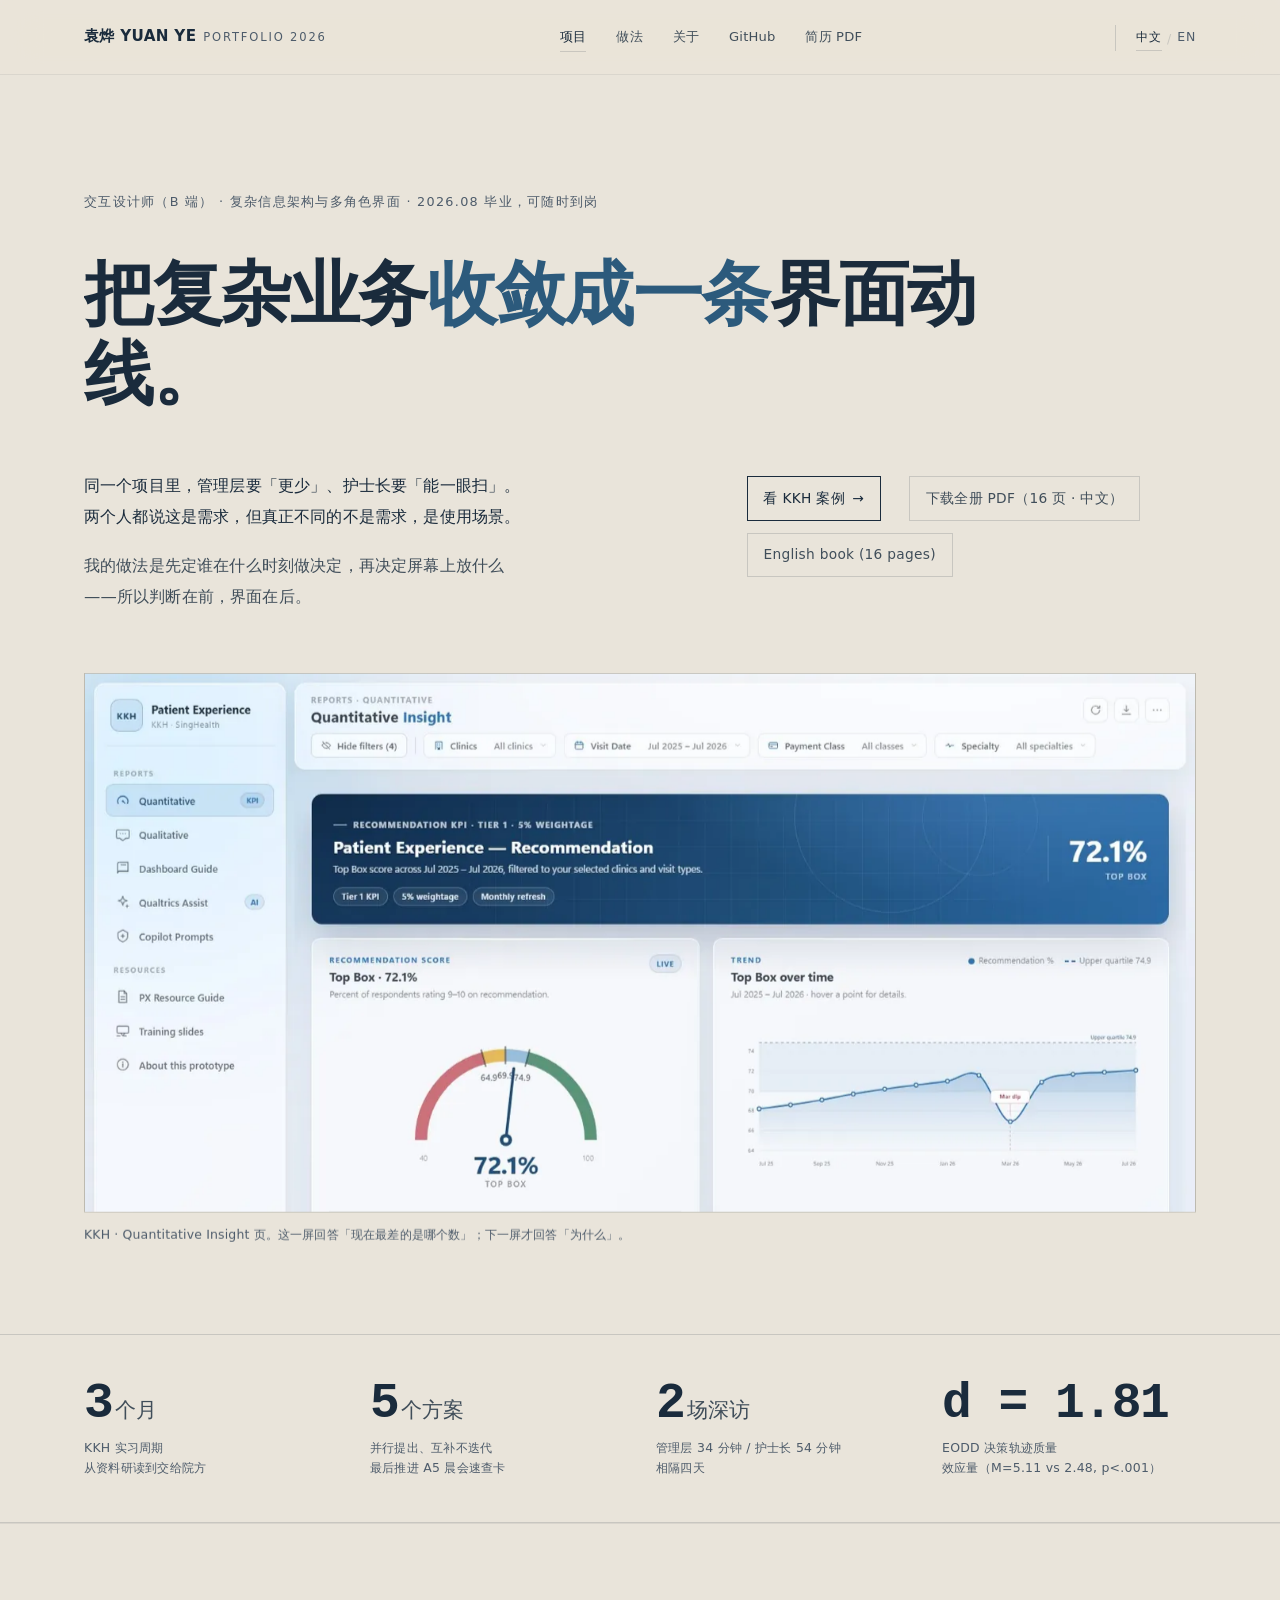
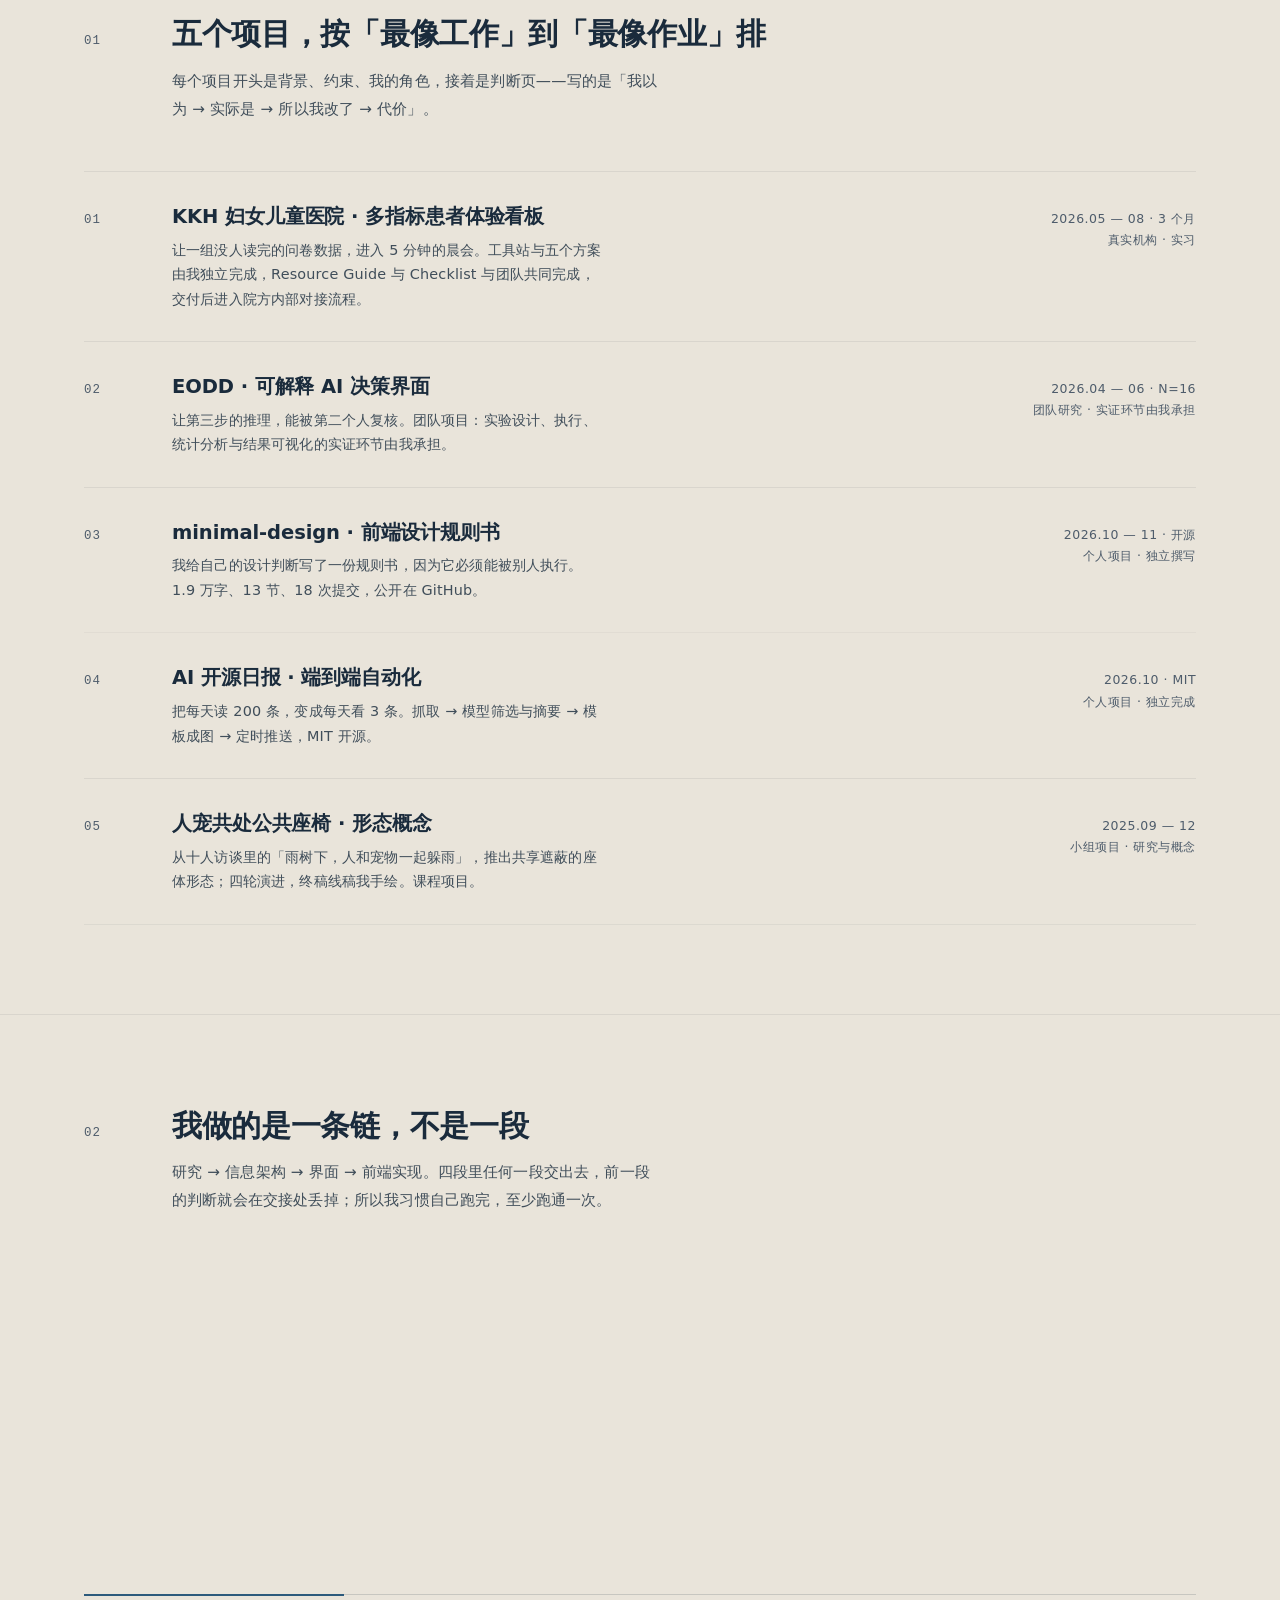
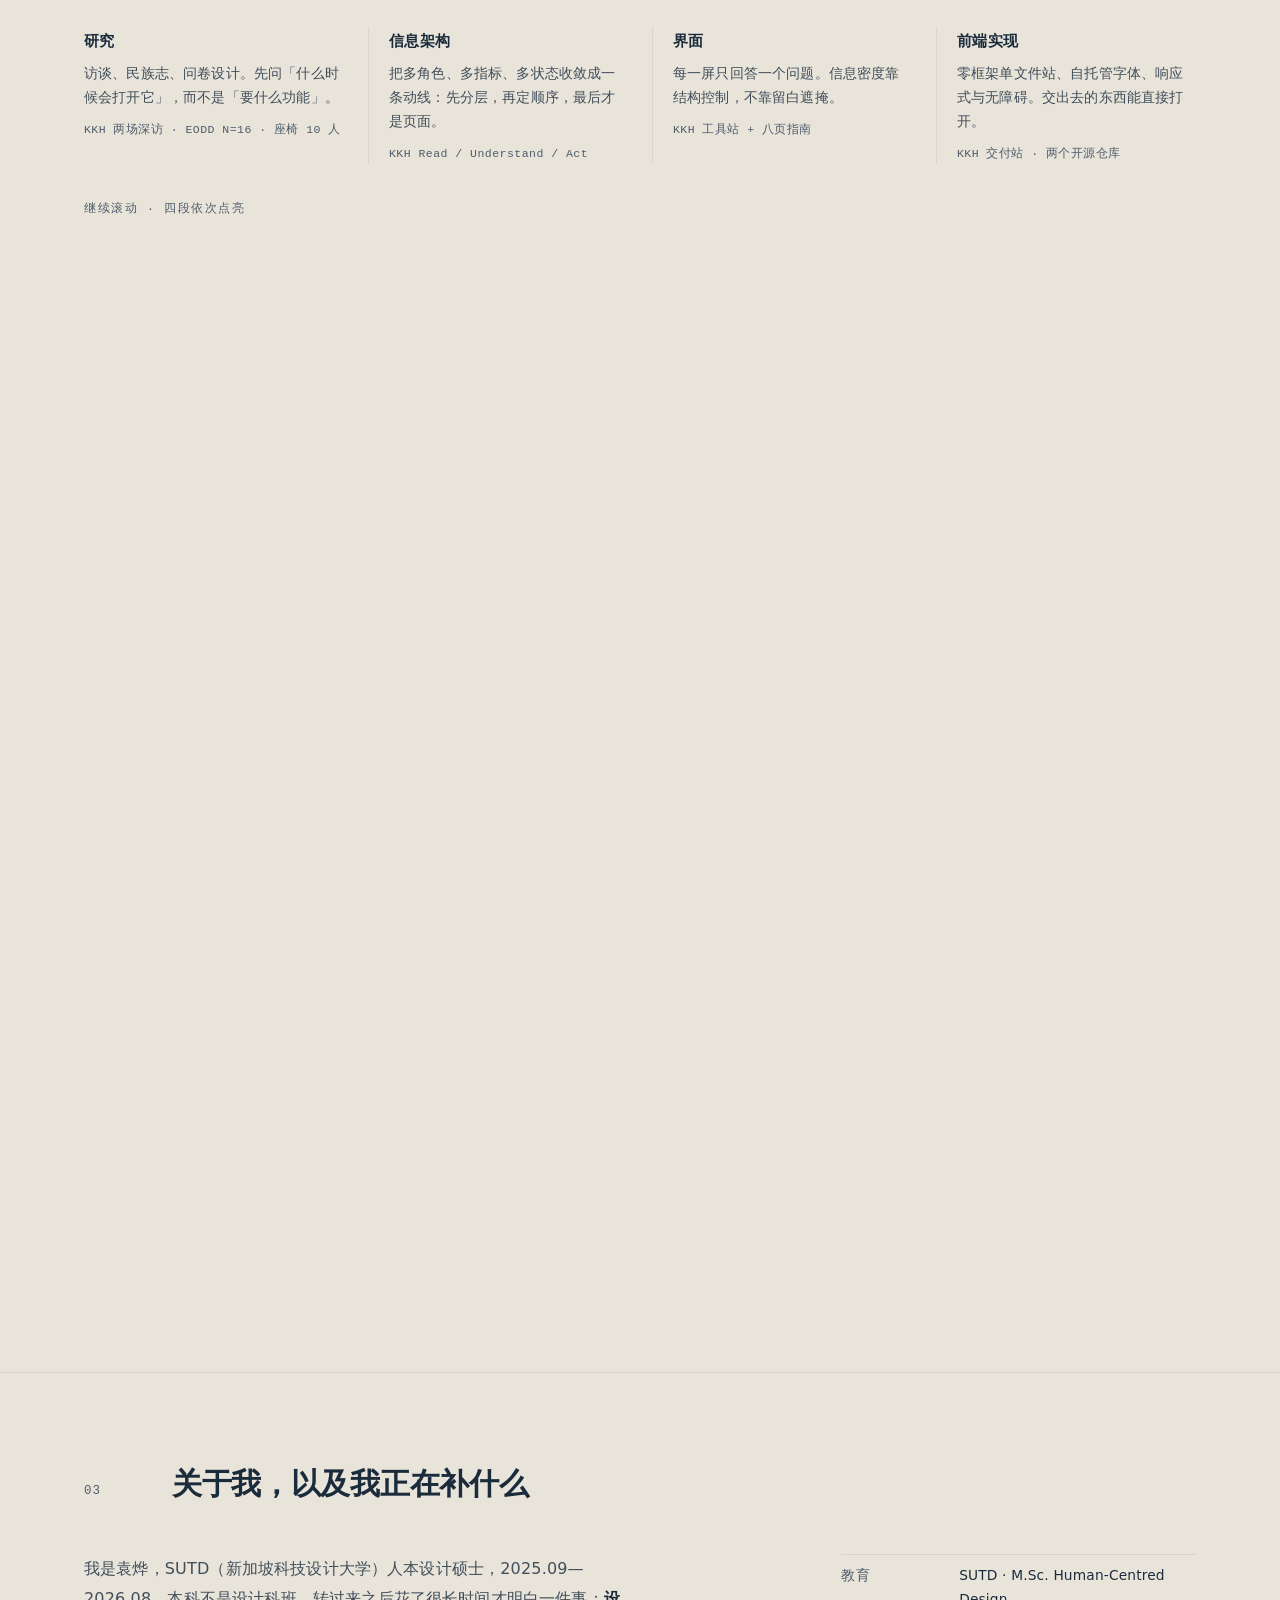
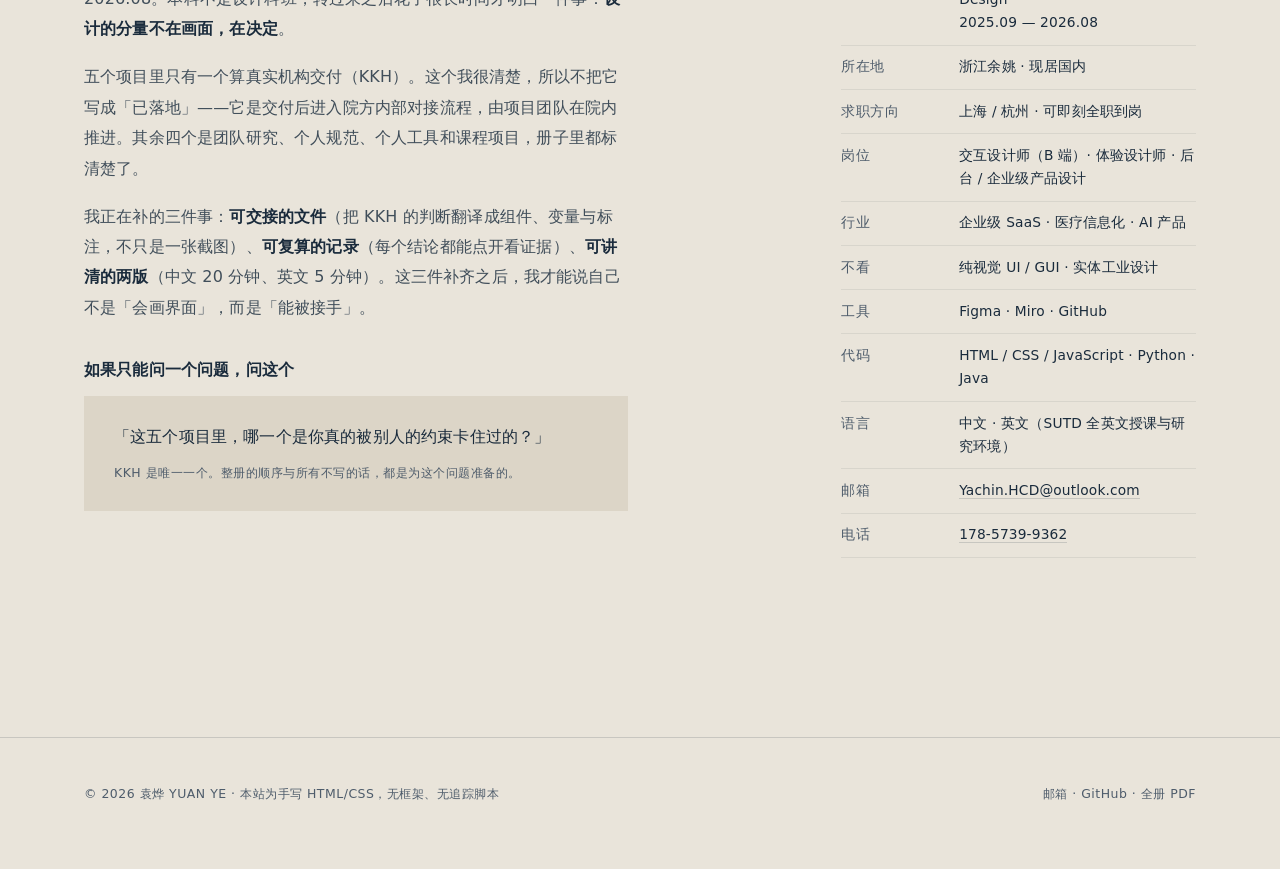
<file: index.html>
<!DOCTYPE html>
<html lang="zh-CN">
<head>
<meta charset="UTF-8">
<meta name="viewport" content="width=device-width, initial-scale=1">
<title>袁烨 · 交互设计师（B 端）· 作品集 2026</title>
<meta name="description" content="袁烨，SUTD 人本设计硕士。交互设计师（B 端）：复杂信息架构与多角色界面，从研究到前端实现独立跑通。">
<meta name="author" content="袁烨 YUAN YE">
<meta name="theme-color" content="#E9E4DA">
<meta property="og:type" content="website">
<meta property="og:title" content="袁烨 · 交互设计师（B 端）· 作品集 2026">
<meta property="og:description" content="把复杂业务收敛成一条界面动线。KKH 妇女儿童医院多指标看板、EODD 可解释 AI 决策界面、minimal-design 设计规则书。">
<meta property="og:image" content="https://ymataz.github.io/assets/img/px-dashboard.webp">
<meta property="og:url" content="https://ymataz.github.io/">
<meta property="og:site_name" content="袁烨 · 作品集 2026">
<meta name="twitter:card" content="summary_large_image">
<link rel="canonical" href="https://ymataz.github.io/">
<link rel="alternate" hreflang="zh-CN" href="https://ymataz.github.io/index.html">
<link rel="alternate" hreflang="en" href="https://ymataz.github.io/en/index.html">
<link rel="alternate" hreflang="x-default" href="https://ymataz.github.io/index.html">
<link rel="icon" href="data:image/svg+xml,%3Csvg xmlns=%27http://www.w3.org/2000/svg%27 viewBox=%270 0 32 32%27%3E%3Crect width=%2732%27 height=%2732%27 fill=%27%23E9E4DA%27/%3E%3Cpath d=%27M7 8h3.2l5.8 9.2L21.8 8H25l-7.2 11.3V24h-3.4v-4.7z%27 fill=%27%231A2B3C%27/%3E%3Crect x=%2723%27 y=%2722%27 width=%272%27 height=%272%27 fill=%27%232C5A7C%27/%3E%3C/svg%3E">
<link rel="stylesheet" href="assets/css/style.css">
<link rel="stylesheet" href="assets/css/motion.css">
</head>
<body>

<div class="readbar" aria-hidden="true"></div>

<header class="site-head">
  <div class="wrap">
    <a class="mark" href="index.html">袁烨 YUAN YE<span>Portfolio 2026</span></a>
    <nav class="site-nav" aria-label="主导航">
      <a href="index.html#work" aria-current="page">项目</a>
      <a href="index.html#how">做法</a>
      <a href="index.html#about">关于</a>
      <a href="https://github.com/YMaTaZ" target="_blank" rel="noopener">GitHub</a>
      <a href="assets/yuan-ye-resume-zh.pdf" target="_blank" rel="noopener">简历 PDF</a>
    </nav>
    <span class="lang" aria-label="语言 / Language"><a href="index.html" aria-current="true">中文</a><span class="sep">/</span><a href="en/index.html">EN</a></span>
  </div>
</header>

<main>

  <!-- ============ HERO ============ -->
  <section class="hero">
    <div class="wrap">
      <p class="hero-meta">交互设计师（B 端） · 复杂信息架构与多角色界面 · 2026.08 毕业，可随时到岗</p>
      <h1 class="display">把复杂业务<em>收敛成一条</em>界面动线。</h1>

      <div class="hero-body">
        <div class="hero-copy">
          <p>同一个项目里，管理层要「更少」、护士长要「能一眼扫」。两个人都说这是需求，但真正不同的不是需求，是使用场景。</p>
          <p>我的做法是先定谁在什么时刻做决定，再决定屏幕上放什么——所以判断在前，界面在后。</p>
        </div>
        <div class="hero-actions">
          <a class="btn" href="work/kkh.html">看 KKH 案例 <span class="ar">→</span></a>
          <a class="btn ghost" href="assets/portfolio-2026.pdf" target="_blank" rel="noopener">下载全册 PDF（16 页 · 中文）</a>
          <a class="btn ghost" href="assets/portfolio-2026-en.pdf" target="_blank" rel="noopener" hreflang="en">English book (16 pages)</a>
        </div>
      </div>
    </div>

    <!-- 首屏大图：进入视口时从 0.94 抬到 1，同时以 0.06 的视差上移 -->
    <div class="wrap">
      <figure class="hero-fig" data-parallax="0.05">
        <div class="hero-fig-frame" data-reveal="scale">
          <img src="assets/img/px-dashboard.webp" width="1400" height="1458"
               alt="KKH 患者体验看板：定量指标页，含推荐度仪表盘、十二周趋势与指标阈值图例。"
               fetchpriority="high" decoding="async">
        </div>
        <figcaption>KKH · Quantitative Insight 页。这一屏回答「现在最差的是哪个数」；下一屏才回答「为什么」。</figcaption>
      </figure>
    </div>
  </section>

  <!-- ============ 规格条 ============ -->
  <section class="specs" aria-label="关键数字">
    <div class="wrap">
      <div class="specs-inner">
        <div class="stat" data-reveal="up">
          <span class="n"><span data-count="3">3</span><span class="u">个月</span></span>
          <span class="l">KKH 实习周期<br>从资料研读到交给院方</span>
        </div>
        <div class="stat" data-reveal="up">
          <span class="n"><span data-count="5">5</span><span class="u">个方案</span></span>
          <span class="l">并行提出、互补不迭代<br>最后推进 A5 晨会速查卡</span>
        </div>
        <div class="stat" data-reveal="up">
          <span class="n"><span data-count="2">2</span><span class="u">场深访</span></span>
          <span class="l">管理层 34 分钟 / 护士长 54 分钟<br>相隔四天</span>
        </div>
        <div class="stat" data-reveal="up">
          <span class="n">d = <span data-count="1.81" data-dec="2">1.81</span></span>
          <span class="l">EODD 决策轨迹质量<br>效应量（M=5.11 vs 2.48, p&lt;.001）</span>
        </div>
      </div>
    </div>
  </section>

  <!-- ============ 项目 ============ -->
  <section class="sec" id="work">
    <div class="wrap">
      <div class="sec-head" data-reveal="up">
        <div class="sec-num">01</div>
        <div>
          <h2>五个项目，按「最像工作」到「最像作业」排</h2>
          <p class="sec-sub">每个项目开头是背景、约束、我的角色，接着是判断页——写的是「我以为 → 实际是 → 所以我改了 → 代价」。</p>
        </div>
      </div>

      <ul class="work-list">
        <li data-reveal="up">
          <a href="work/kkh.html">
            <span class="w-num">01</span>
            <span>
              <span class="w-name">KKH 妇女儿童医院 · 多指标患者体验看板</span>
              <span class="w-line">让一组没人读完的问卷数据，进入 5 分钟的晨会。工具站与五个方案由我独立完成，Resource Guide 与 Checklist 与团队共同完成，交付后进入院方内部对接流程。</span>
            </span>
            <span class="w-meta">2026.05 — 08 · 3 个月<br>真实机构 · 实习</span>
          </a>
        </li>
        <li data-reveal="up">
          <a href="work/eodd.html">
            <span class="w-num">02</span>
            <span>
              <span class="w-name">EODD · 可解释 AI 决策界面</span>
              <span class="w-line">让第三步的推理，能被第二个人复核。团队项目：实验设计、执行、统计分析与结果可视化的实证环节由我承担。</span>
            </span>
            <span class="w-meta">2026.04 — 06 · N=16<br>团队研究 · 实证环节由我承担</span>
          </a>
        </li>
        <li data-reveal="up">
          <a href="work/minimal-design.html">
            <span class="w-num">03</span>
            <span>
              <span class="w-name">minimal-design · 前端设计规则书</span>
              <span class="w-line">我给自己的设计判断写了一份规则书，因为它必须能被别人执行。1.9 万字、13 节、18 次提交，公开在 GitHub。</span>
            </span>
            <span class="w-meta">2026.10 — 11 · 开源<br>个人项目 · 独立撰写</span>
          </a>
        </li>
        <li data-reveal="up">
          <a href="work/digest.html">
            <span class="w-num">04</span>
            <span>
              <span class="w-name">AI 开源日报 · 端到端自动化</span>
              <span class="w-line">把每天读 200 条，变成每天看 3 条。抓取 → 模型筛选与摘要 → 模板成图 → 定时推送，MIT 开源。</span>
            </span>
            <span class="w-meta">2026.10 · MIT<br>个人项目 · 独立完成</span>
          </a>
        </li>
        <li data-reveal="up">
          <a href="work/chair.html">
            <span class="w-num">05</span>
            <span>
              <span class="w-name">人宠共处公共座椅 · 形态概念</span>
              <span class="w-line">从十人访谈里的「雨树下，人和宠物一起躲雨」，推出共享遮蔽的座体形态；四轮演进，终稿线稿我手绘。课程项目。</span>
            </span>
            <span class="w-meta">2025.09 — 12<br>小组项目 · 研究与概念</span>
          </a>
        </li>
      </ul>
    </div>
  </section>

  <!-- ============ 做法（钉住一屏，滚动点亮四段） ============ -->
  <section class="sec" id="how" style="padding-bottom:0;">
    <div class="wrap">
      <div class="sec-head" data-reveal="up">
        <div class="sec-num">02</div>
        <div>
          <h2>我做的是<strong>一条链</strong>，不是一段</h2>
          <p class="sec-sub">研究 → 信息架构 → 界面 → 前端实现。四段里任何一段交出去，前一段的判断就会在交接处丢掉；所以我习惯自己跑完，至少跑通一次。</p>
        </div>
      </div>
    </div>
  </section>

  <div class="pin">
    <div class="pin-stage">
      <div class="wrap">
        <div class="chain">
          <div>
            <h3>研究</h3>
            <p>访谈、民族志、问卷设计。先问「什么时候会打开它」，而不是「要什么功能」。</p>
            <span class="ev">KKH 两场深访 · EODD N=16 · 座椅 10 人</span>
          </div>
          <div>
            <h3>信息架构</h3>
            <p>把多角色、多指标、多状态收敛成一条动线：先分层，再定顺序，最后才是页面。</p>
            <span class="ev">KKH Read / Understand / Act</span>
          </div>
          <div>
            <h3>界面</h3>
            <p>每一屏只回答一个问题。信息密度靠结构控制，不靠留白遮掩。</p>
            <span class="ev">KKH 工具站 + 八页指南</span>
          </div>
          <div>
            <h3>前端实现</h3>
            <p>零框架单文件站、自托管字体、响应式与无障碍。交出去的东西能直接打开。</p>
            <span class="ev">KKH 交付站 · 两个开源仓库</span>
          </div>
        </div>
        <p class="pin-hint">继续滚动 · 四段依次点亮</p>
      </div>
    </div>
  </div>

  <!-- ============ 关于 ============ -->
  <section class="sec" id="about">
    <div class="wrap">
      <div class="sec-head" data-reveal="up">
        <div class="sec-num">03</div>
        <div>
          <h2>关于我，以及我正在补什么</h2>
        </div>
      </div>

      <div class="about">
        <div class="about-main">
          <div class="prose" data-reveal="up">
            <p>我是袁烨，SUTD（新加坡科技设计大学）人本设计硕士，2025.09—2026.08。本科不是设计科班，转过来之后花了很长时间才明白一件事：<strong>设计的分量不在画面，在决定</strong>。</p>
            <p>五个项目里只有一个算真实机构交付（KKH）。这个我很清楚，所以不把它写成「已落地」——它是交付后进入院方内部对接流程，由项目团队在院内推进。其余四个是团队研究、个人规范、个人工具和课程项目，册子里都标清楚了。</p>
            <p>我正在补的三件事：<strong>可交接的文件</strong>（把 KKH 的判断翻译成组件、变量与标注，不只是一张截图）、<strong>可复算的记录</strong>（每个结论都能点开看证据）、<strong>可讲清的两版</strong>（中文 20 分钟、英文 5 分钟）。这三件补齐之后，我才能说自己不是「会画界面」，而是「能被接手」。</p>
          </div>

          <h3 style="font-size:1rem;font-weight:600;margin:2em 0 .7em;">如果只能问一个问题，问这个</h3>
          <div class="quote" style="margin-top:0;" data-reveal="up">
            「这五个项目里，哪一个是你真的被别人的约束卡住过的？」
            <cite>KKH 是唯一一个。整册的顺序与所有不写的话，都是为这个问题准备的。</cite>
          </div>
        </div>

        <aside class="about-side" data-reveal="up">
          <div class="kv">
            <div class="row"><div class="k">教育</div><div class="v">SUTD · M.Sc. Human-Centred Design<br>2025.09 — 2026.08</div></div>
            <div class="row"><div class="k">所在地</div><div class="v">浙江余姚 · 现居国内</div></div>
            <div class="row"><div class="k">求职方向</div><div class="v">上海 / 杭州 · 可即刻全职到岗</div></div>
            <div class="row"><div class="k">岗位</div><div class="v">交互设计师（B 端）· 体验设计师 · 后台 / 企业级产品设计</div></div>
            <div class="row"><div class="k">行业</div><div class="v">企业级 SaaS · 医疗信息化 · AI 产品</div></div>
            <div class="row"><div class="k">不看</div><div class="v">纯视觉 UI / GUI · 实体工业设计</div></div>
            <div class="row"><div class="k">工具</div><div class="v">Figma · Miro · GitHub</div></div>
            <div class="row"><div class="k">代码</div><div class="v">HTML / CSS / JavaScript · Python · Java</div></div>
            <div class="row"><div class="k">语言</div><div class="v">中文 · 英文（SUTD 全英文授课与研究环境）</div></div>
            <div class="row"><div class="k">邮箱</div><div class="v"><a href="mailto:Yachin.HCD@outlook.com">Yachin.HCD@outlook.com</a></div></div>
            <div class="row"><div class="k">电话</div><div class="v"><a href="tel:+8617857399362">178-5739-9362</a></div></div>
          </div>
        </aside>
      </div>
    </div>
  </section>

</main>

<footer class="site-foot">
  <div class="wrap">
    <span>© 2026 袁烨 YUAN YE · 本站为手写 HTML/CSS，无框架、无追踪脚本</span>
    <span>
      <a href="mailto:Yachin.HCD@outlook.com">邮箱</a> ·
      <a href="https://github.com/YMaTaZ" target="_blank" rel="noopener">GitHub</a> ·
      <a href="assets/portfolio-2026.pdf" target="_blank" rel="noopener">全册 PDF</a>
    </span>
  </div>
</footer>

<script src="assets/js/motion.js" defer></script>
</body>
</html>
</file>
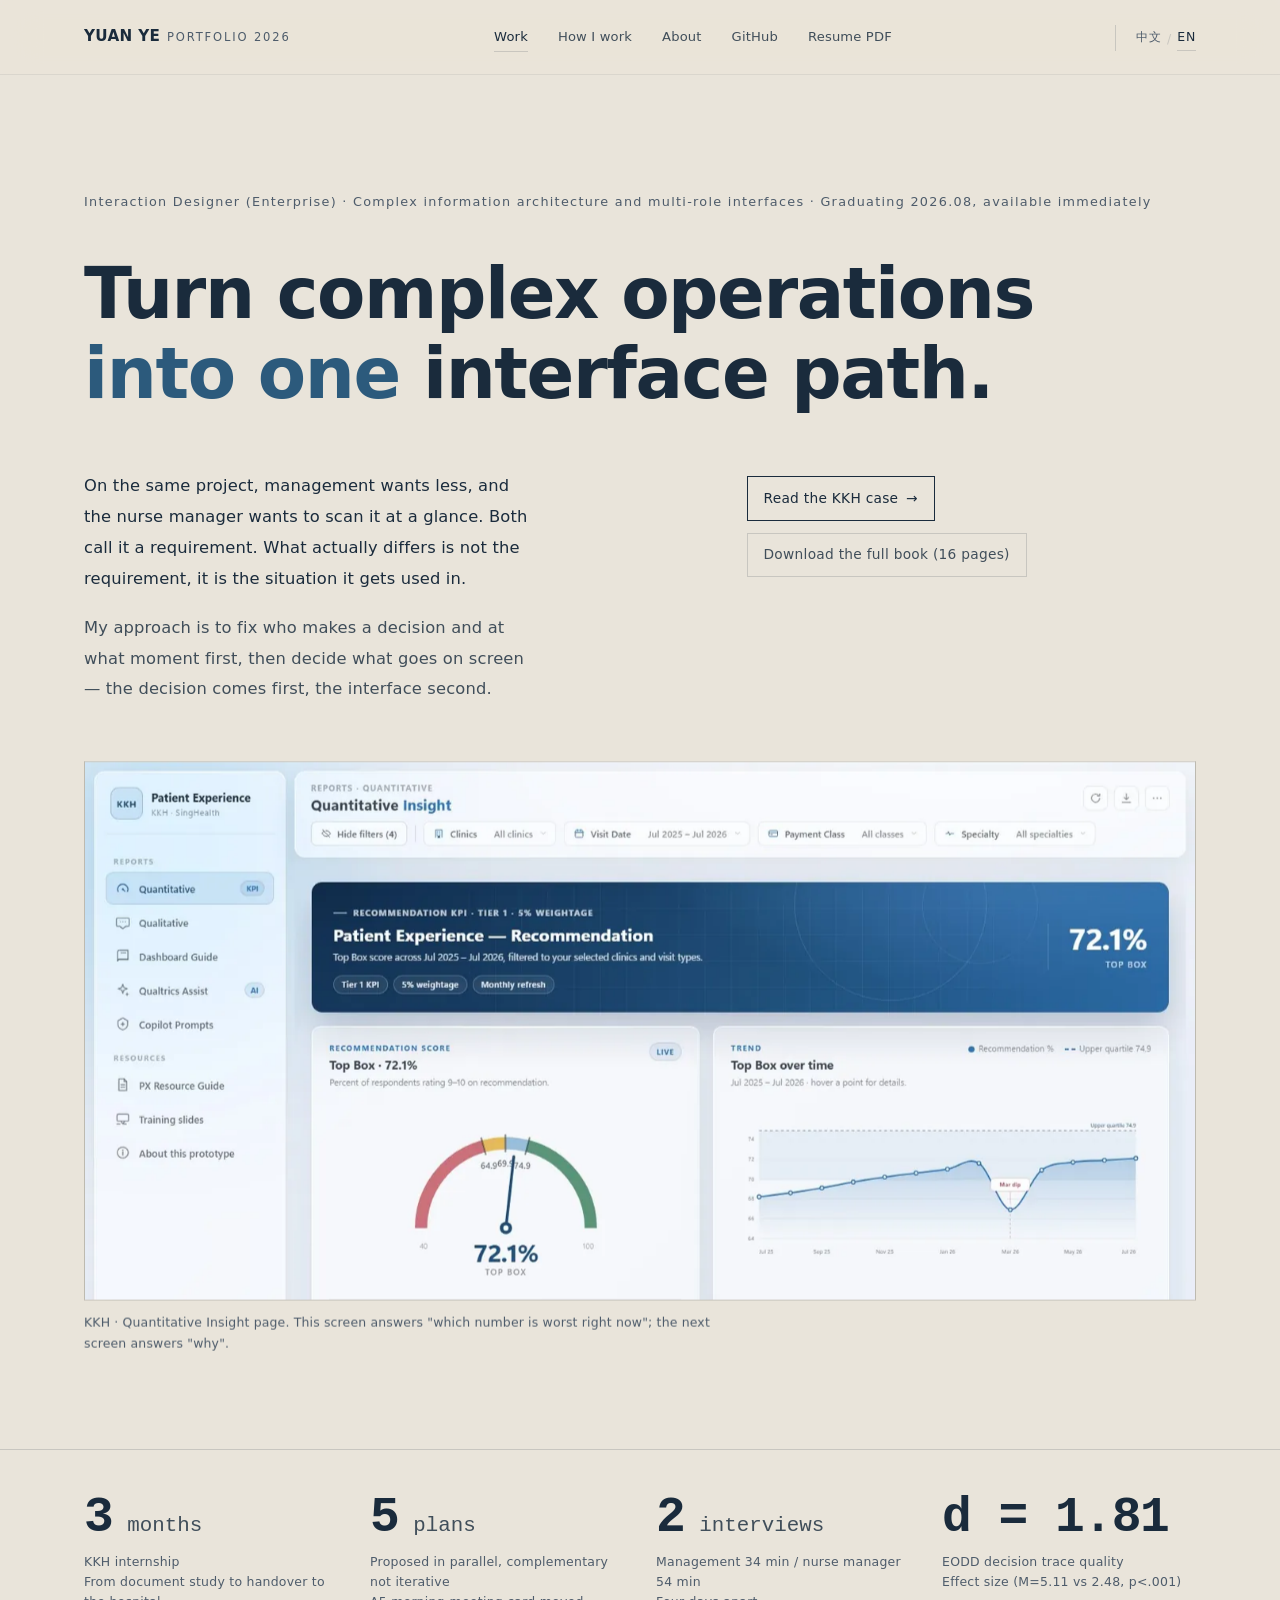
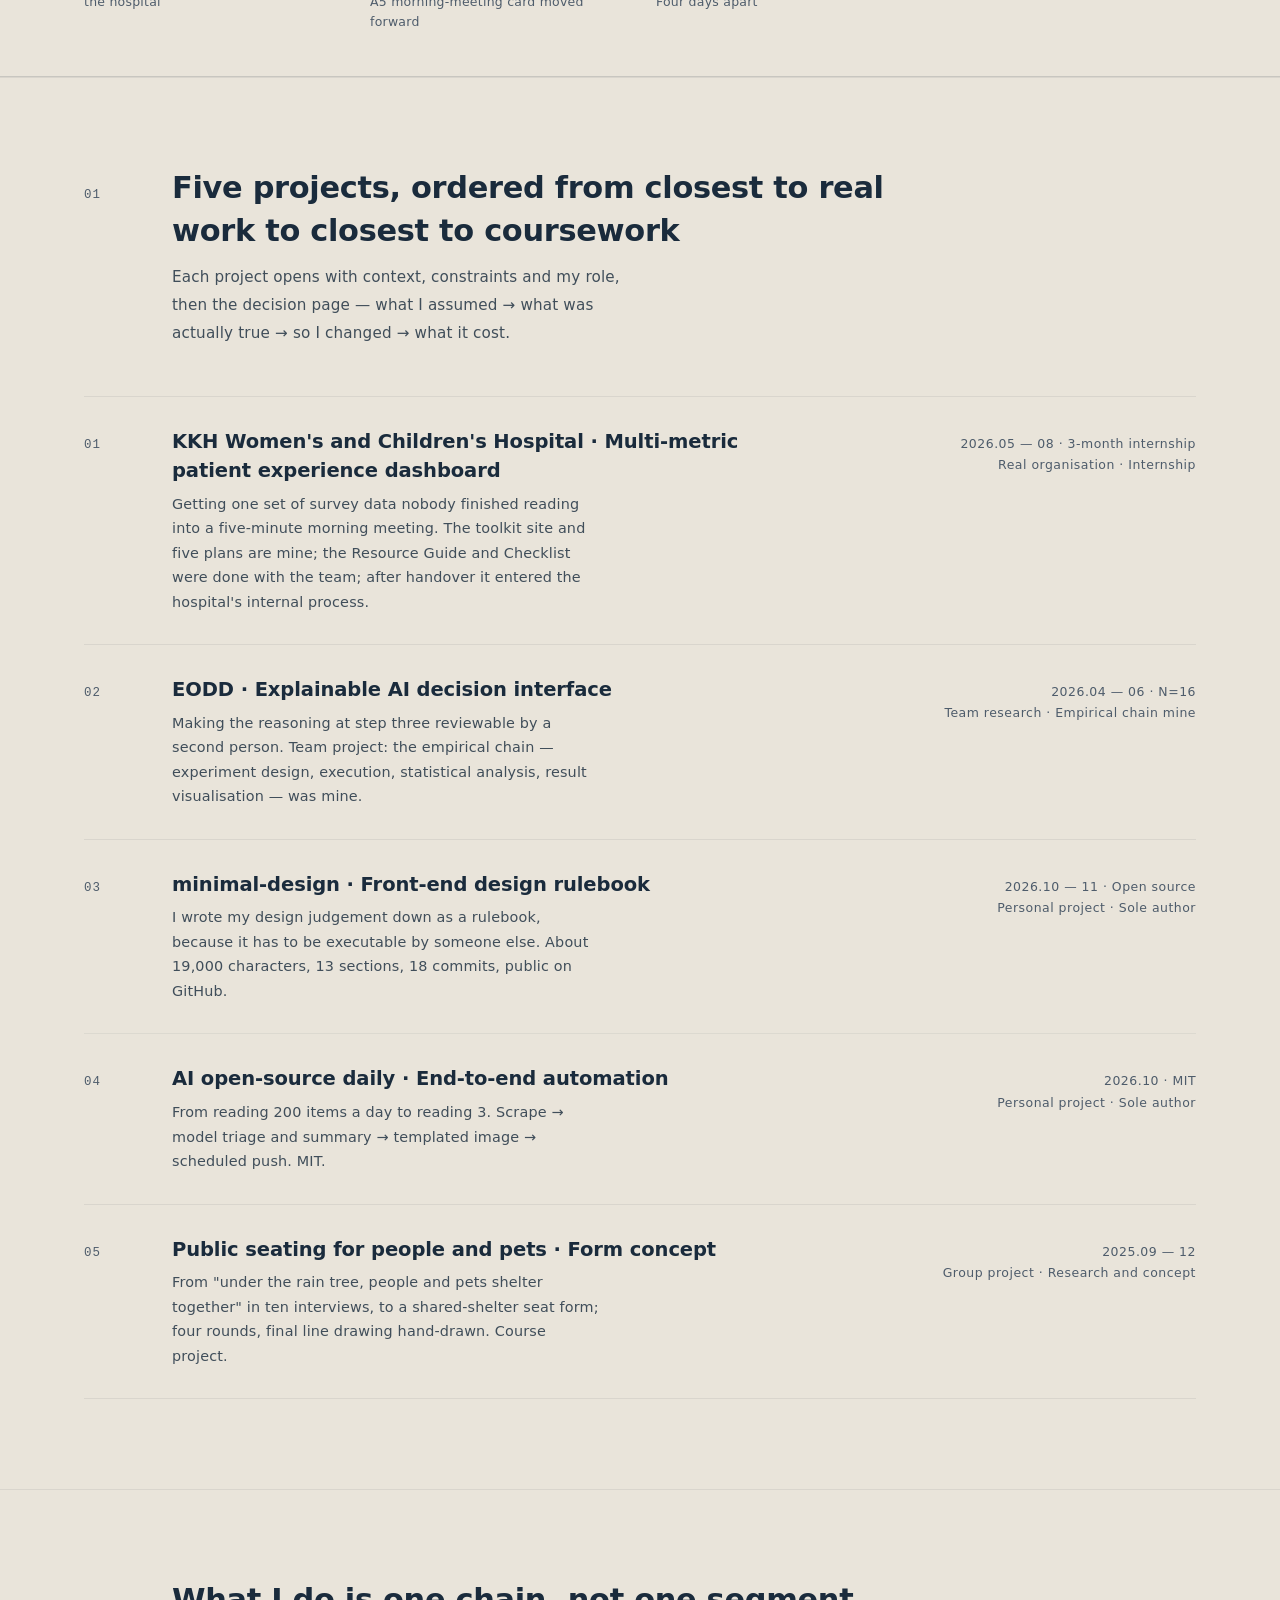
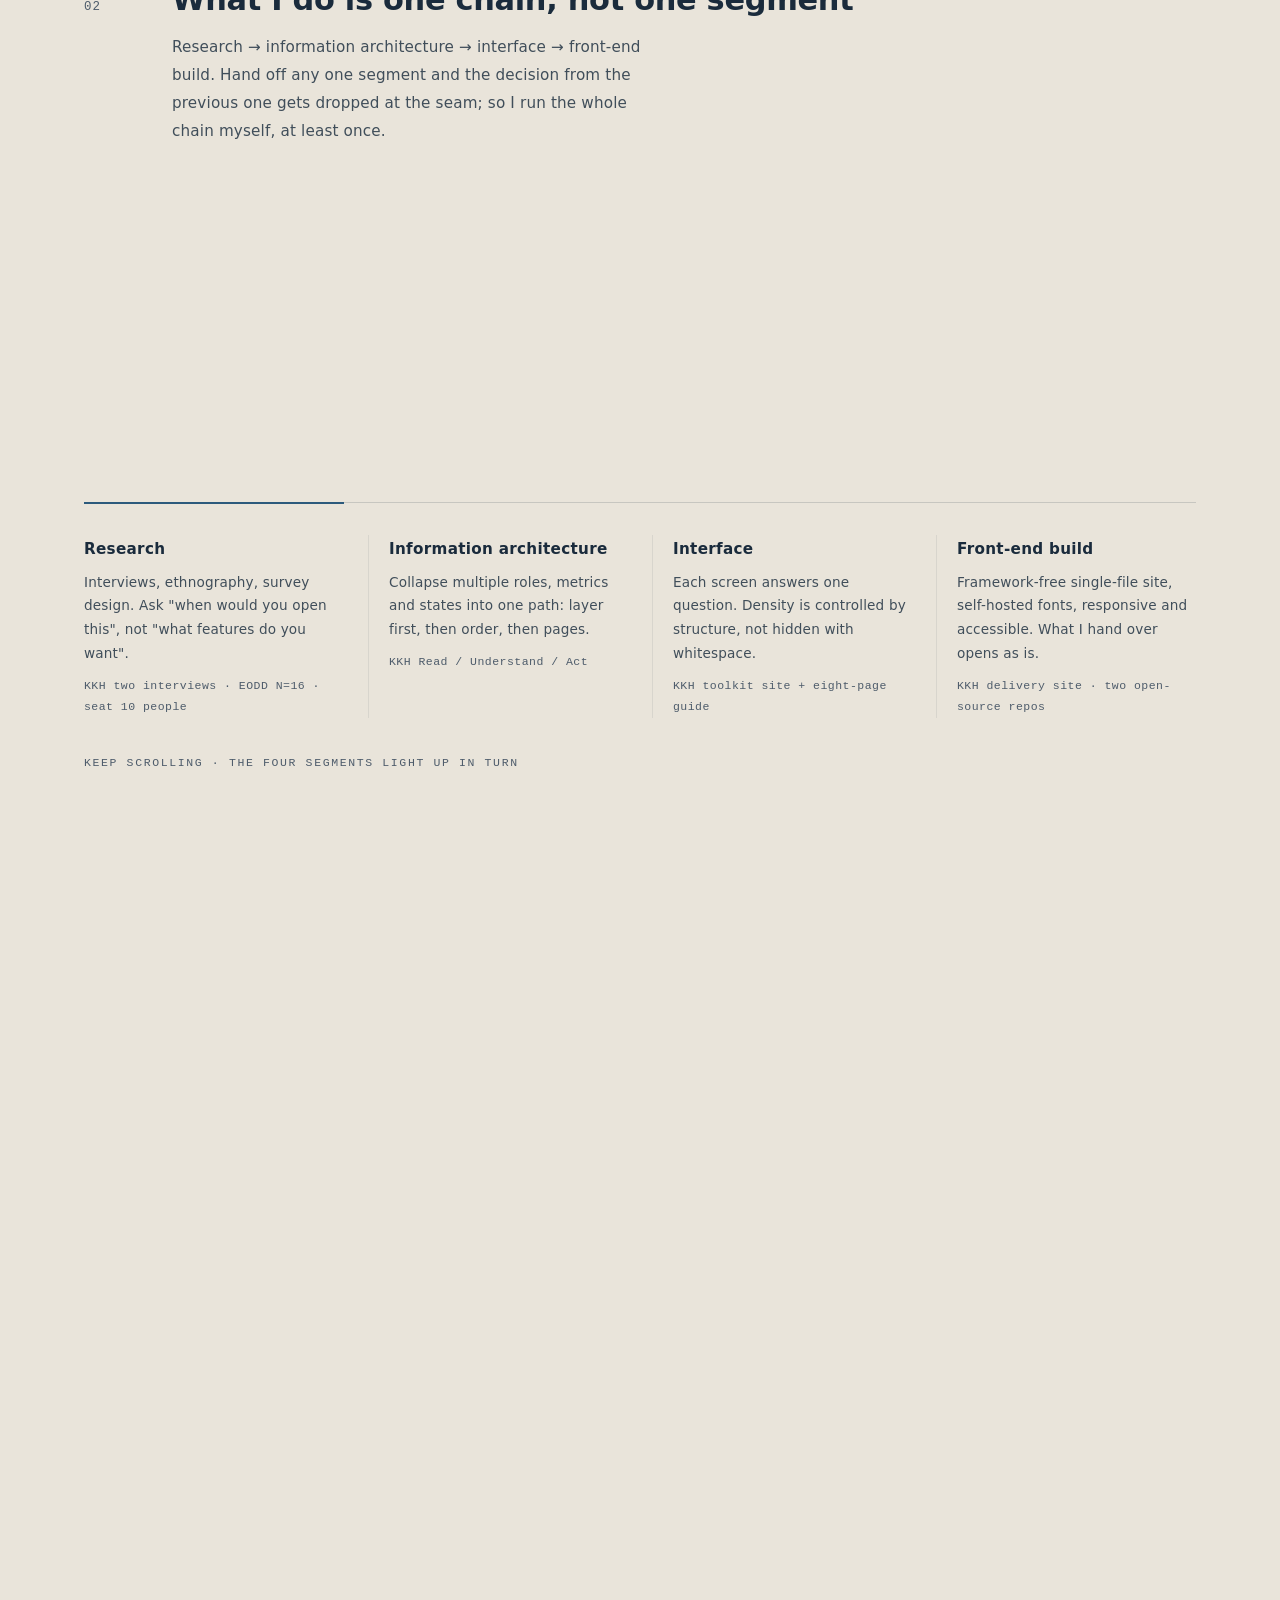
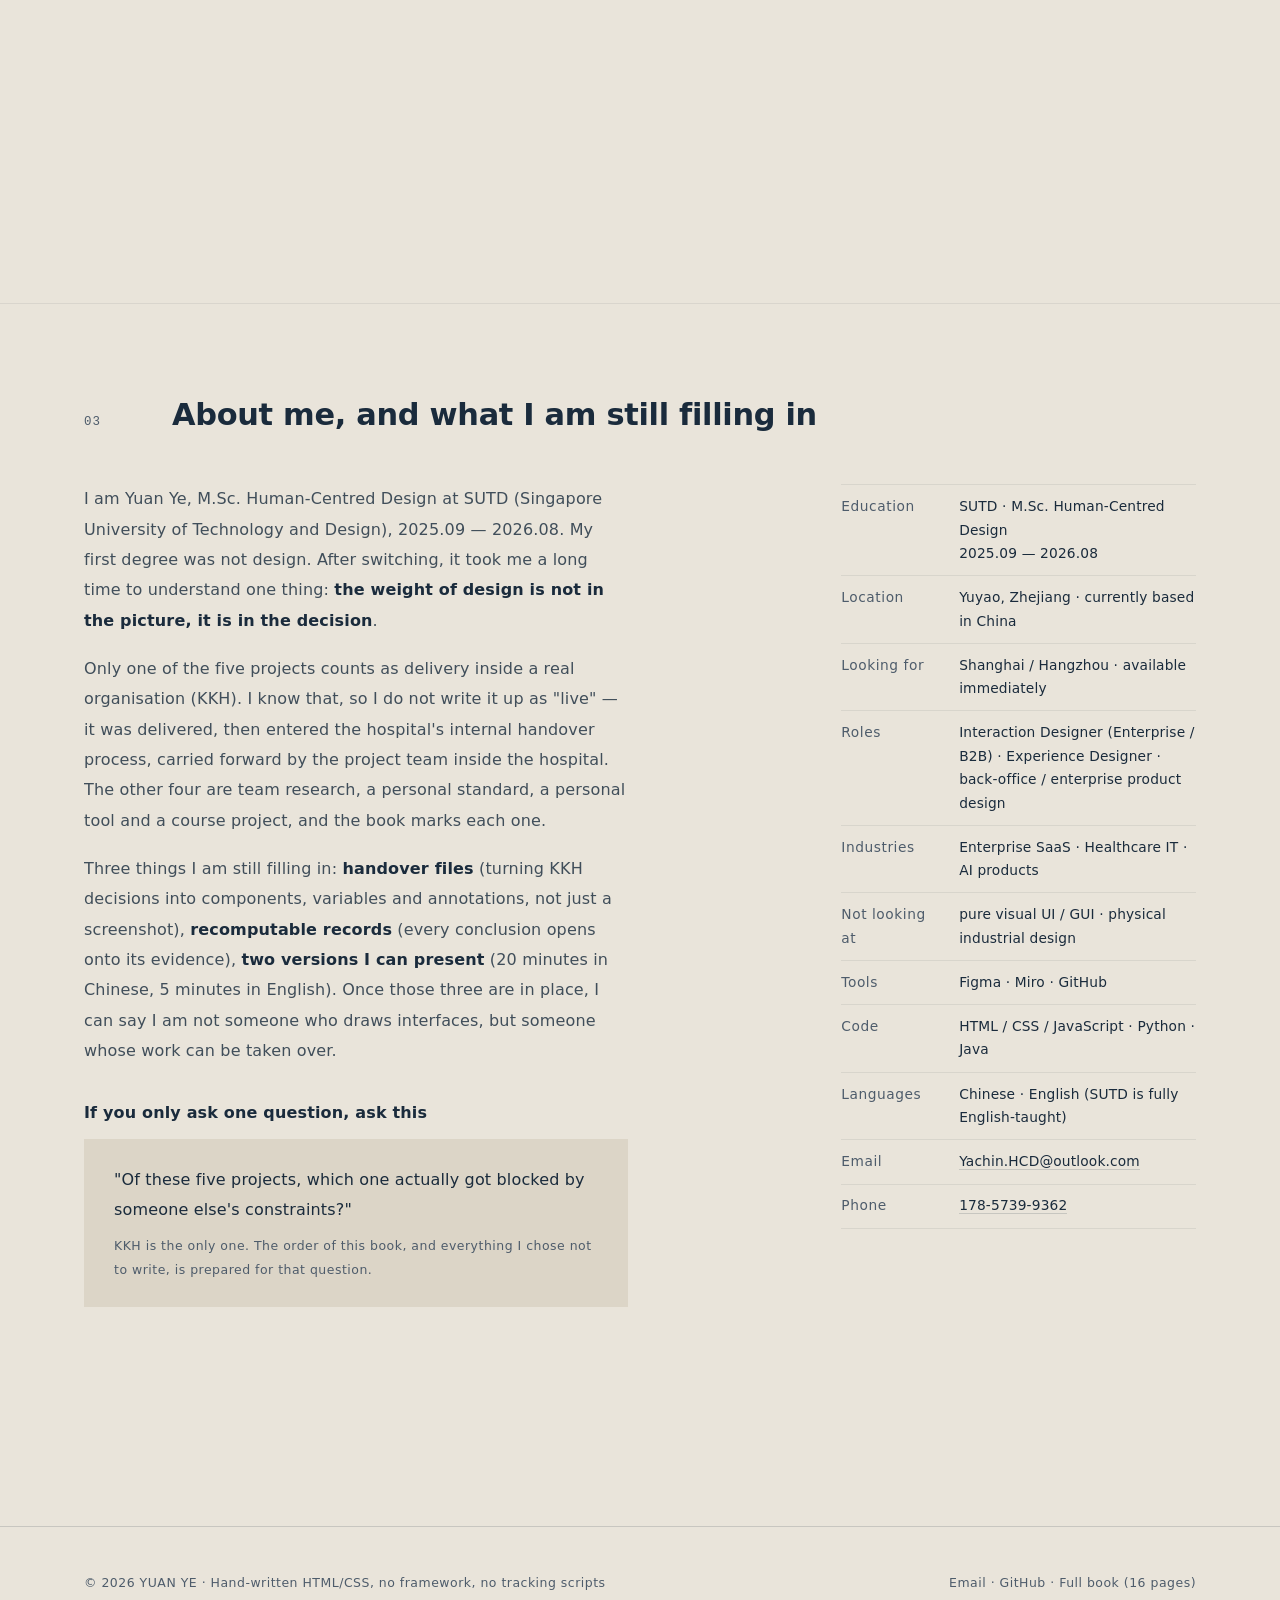
<file: en/index.html>
<!DOCTYPE html>
<html lang="en">
<head>
<meta charset="UTF-8">
<meta name="viewport" content="width=device-width, initial-scale=1">
<title>YUAN YE · Interaction Designer (Enterprise) · Portfolio 2026</title>
<meta name="description" content="YUAN YE, M.Sc. Human-Centred Design at SUTD. Interaction designer (enterprise): complex information architecture and multi-role interfaces, run end to end from research to front-end build.">
<meta name="author" content="YUAN YE">
<meta name="theme-color" content="#E9E4DA">
<meta property="og:type" content="website">
<meta property="og:title" content="YUAN YE · Interaction Designer (Enterprise) · Portfolio 2026">
<meta property="og:description" content="Turning complex operations into one interface path. KKH Women's and Children's Hospital multi-metric dashboard, EODD explainable AI decision interface, minimal-design front-end rulebook.">
<meta property="og:image" content="https://ymataz.github.io/assets/img/px-dashboard.webp">
<meta property="og:url" content="https://ymataz.github.io/en/">
<meta property="og:site_name" content="YUAN YE · Portfolio 2026">
<meta name="twitter:card" content="summary_large_image">
<link rel="canonical" href="https://ymataz.github.io/en/">
<link rel="alternate" hreflang="zh-CN" href="https://ymataz.github.io/index.html">
<link rel="alternate" hreflang="en" href="https://ymataz.github.io/en/index.html">
<link rel="alternate" hreflang="x-default" href="https://ymataz.github.io/index.html">
<link rel="icon" href="data:image/svg+xml,%3Csvg xmlns=%27http://www.w3.org/2000/svg%27 viewBox=%270 0 32 32%27%3E%3Crect width=%2732%27 height=%2732%27 fill=%27%23E9E4DA%27/%3E%3Cpath d=%27M7 8h3.2l5.8 9.2L21.8 8H25l-7.2 11.3V24h-3.4v-4.7z%27 fill=%27%231A2B3C%27/%3E%3Crect x=%2723%27 y=%2722%27 width=%272%27 height=%272%27 fill=%27%232C5A7C%27/%3E%3C/svg%3E">
<link rel="stylesheet" href="../assets/css/style.css">
<link rel="stylesheet" href="../assets/css/motion.css">
</head>
<body>

<div class="readbar" aria-hidden="true"></div>

<header class="site-head">
  <div class="wrap">
    <a class="mark" href="index.html">YUAN YE<span>Portfolio 2026</span></a>
    <nav class="site-nav" aria-label="Main navigation">
      <a href="index.html#work" aria-current="page">Work</a>
      <a href="index.html#how">How I work</a>
      <a href="index.html#about">About</a>
      <a href="https://github.com/YMaTaZ" target="_blank" rel="noopener">GitHub</a>
      <a href="../assets/yuan-ye-resume-en.pdf" target="_blank" rel="noopener">Resume PDF</a>
    </nav>
    <span class="lang" aria-label="Language / 语言"><a href="../index.html">中文</a><span class="sep">/</span><a href="index.html" aria-current="true">EN</a></span>
  </div>
</header>

<main>

  <!-- ============ HERO ============ -->
  <section class="hero">
    <div class="wrap">
      <p class="hero-meta">Interaction Designer (Enterprise) · Complex information architecture and multi-role interfaces · Graduating 2026.08, available immediately</p>
      <h1 class="display">Turn complex operations <em>into one</em> interface path.</h1>

      <div class="hero-body">
        <div class="hero-copy">
          <p>On the same project, management wants less, and the nurse manager wants to scan it at a glance. Both call it a requirement. What actually differs is not the requirement, it is the situation it gets used in.</p>
          <p>My approach is to fix who makes a decision and at what moment first, then decide what goes on screen — the decision comes first, the interface second.</p>
        </div>
        <div class="hero-actions">
          <a class="btn" href="work/kkh.html">Read the KKH case <span class="ar">→</span></a>
          <a class="btn ghost" href="../assets/portfolio-2026-en.pdf" target="_blank" rel="noopener">Download the full book (16 pages)</a>
        </div>
      </div>
    </div>

    <!-- Hero image: rises from 0.94 to 1 as it enters the viewport, with 0.06 parallax lift -->
    <div class="wrap">
      <figure class="hero-fig" data-parallax="0.05">
        <div class="hero-fig-frame" data-reveal="scale">
          <img src="../assets/img/px-dashboard.webp" width="1400" height="1458"
               alt="KKH patient experience dashboard: the quantitative metrics page, with a recommendation gauge, twelve-week trend and metric threshold legend."
               fetchpriority="high" decoding="async">
        </div>
        <figcaption>KKH · Quantitative Insight page. This screen answers "which number is worst right now"; the next screen answers "why".</figcaption>
      </figure>
    </div>
  </section>

  <!-- ============ SPECS ============ -->
  <section class="specs" aria-label="Key numbers">
    <div class="wrap">
      <div class="specs-inner">
        <div class="stat" data-reveal="up">
          <span class="n"><span data-count="3">3</span><span class="u"> months</span></span>
          <span class="l">KKH internship<br>From document study to handover to the hospital</span>
        </div>
        <div class="stat" data-reveal="up">
          <span class="n"><span data-count="5">5</span><span class="u"> plans</span></span>
          <span class="l">Proposed in parallel, complementary not iterative<br>A5 morning-meeting card moved forward</span>
        </div>
        <div class="stat" data-reveal="up">
          <span class="n"><span data-count="2">2</span><span class="u"> interviews</span></span>
          <span class="l">Management 34 min / nurse manager 54 min<br>Four days apart</span>
        </div>
        <div class="stat" data-reveal="up">
          <span class="n">d = <span data-count="1.81" data-dec="2">1.81</span></span>
          <span class="l">EODD decision trace quality<br>Effect size (M=5.11 vs 2.48, p&lt;.001)</span>
        </div>
      </div>
    </div>
  </section>

  <!-- ============ WORK ============ -->
  <section class="sec" id="work">
    <div class="wrap">
      <div class="sec-head" data-reveal="up">
        <div class="sec-num">01</div>
        <div>
          <h2>Five projects, ordered from closest to real work to closest to coursework</h2>
          <p class="sec-sub">Each project opens with context, constraints and my role, then the decision page — what I assumed → what was actually true → so I changed → what it cost.</p>
        </div>
      </div>

      <ul class="work-list">
        <li data-reveal="up">
          <a href="work/kkh.html">
            <span class="w-num">01</span>
            <span>
              <span class="w-name">KKH Women's and Children's Hospital · Multi-metric patient experience dashboard</span>
              <span class="w-line">Getting one set of survey data nobody finished reading into a five-minute morning meeting. The toolkit site and five plans are mine; the Resource Guide and Checklist were done with the team; after handover it entered the hospital's internal process.</span>
            </span>
            <span class="w-meta">2026.05 — 08 · 3-month internship<br>Real organisation · Internship</span>
          </a>
        </li>
        <li data-reveal="up">
          <a href="work/eodd.html">
            <span class="w-num">02</span>
            <span>
              <span class="w-name">EODD · Explainable AI decision interface</span>
              <span class="w-line">Making the reasoning at step three reviewable by a second person. Team project: the empirical chain — experiment design, execution, statistical analysis, result visualisation — was mine.</span>
            </span>
            <span class="w-meta">2026.04 — 06 · N=16<br>Team research · Empirical chain mine</span>
          </a>
        </li>
        <li data-reveal="up">
          <a href="work/minimal-design.html">
            <span class="w-num">03</span>
            <span>
              <span class="w-name">minimal-design · Front-end design rulebook</span>
              <span class="w-line">I wrote my design judgement down as a rulebook, because it has to be executable by someone else. About 19,000 characters, 13 sections, 18 commits, public on GitHub.</span>
            </span>
            <span class="w-meta">2026.10 — 11 · Open source<br>Personal project · Sole author</span>
          </a>
        </li>
        <li data-reveal="up">
          <a href="work/digest.html">
            <span class="w-num">04</span>
            <span>
              <span class="w-name">AI open-source daily · End-to-end automation</span>
              <span class="w-line">From reading 200 items a day to reading 3. Scrape → model triage and summary → templated image → scheduled push. MIT.</span>
            </span>
            <span class="w-meta">2026.10 · MIT<br>Personal project · Sole author</span>
          </a>
        </li>
        <li data-reveal="up">
          <a href="work/chair.html">
            <span class="w-num">05</span>
            <span>
              <span class="w-name">Public seating for people and pets · Form concept</span>
              <span class="w-line">From "under the rain tree, people and pets shelter together" in ten interviews, to a shared-shelter seat form; four rounds, final line drawing hand-drawn. Course project.</span>
            </span>
            <span class="w-meta">2025.09 — 12<br>Group project · Research and concept</span>
          </a>
        </li>
      </ul>
    </div>
  </section>

  <!-- ============ HOW (pinned screen, four segments light up on scroll) ============ -->
  <section class="sec" id="how" style="padding-bottom:0;">
    <div class="wrap">
      <div class="sec-head" data-reveal="up">
        <div class="sec-num">02</div>
        <div>
          <h2>What I do is <strong>one chain</strong>, not one segment</h2>
          <p class="sec-sub">Research → information architecture → interface → front-end build. Hand off any one segment and the decision from the previous one gets dropped at the seam; so I run the whole chain myself, at least once.</p>
        </div>
      </div>
    </div>
  </section>

  <div class="pin">
    <div class="pin-stage">
      <div class="wrap">
        <div class="chain">
          <div>
            <h3>Research</h3>
            <p>Interviews, ethnography, survey design. Ask "when would you open this", not "what features do you want".</p>
            <span class="ev">KKH two interviews · EODD N=16 · seat 10 people</span>
          </div>
          <div>
            <h3>Information architecture</h3>
            <p>Collapse multiple roles, metrics and states into one path: layer first, then order, then pages.</p>
            <span class="ev">KKH Read / Understand / Act</span>
          </div>
          <div>
            <h3>Interface</h3>
            <p>Each screen answers one question. Density is controlled by structure, not hidden with whitespace.</p>
            <span class="ev">KKH toolkit site + eight-page guide</span>
          </div>
          <div>
            <h3>Front-end build</h3>
            <p>Framework-free single-file site, self-hosted fonts, responsive and accessible. What I hand over opens as is.</p>
            <span class="ev">KKH delivery site · two open-source repos</span>
          </div>
        </div>
        <p class="pin-hint">Keep scrolling · the four segments light up in turn</p>
      </div>
    </div>
  </div>

  <!-- ============ ABOUT ============ -->
  <section class="sec" id="about">
    <div class="wrap">
      <div class="sec-head" data-reveal="up">
        <div class="sec-num">03</div>
        <div>
          <h2>About me, and what I am still filling in</h2>
        </div>
      </div>

      <div class="about">
        <div class="about-main">
          <div class="prose" data-reveal="up">
            <p>I am Yuan Ye, M.Sc. Human-Centred Design at SUTD (Singapore University of Technology and Design), 2025.09 — 2026.08. My first degree was not design. After switching, it took me a long time to understand one thing: <strong>the weight of design is not in the picture, it is in the decision</strong>.</p>
            <p>Only one of the five projects counts as delivery inside a real organisation (KKH). I know that, so I do not write it up as "live" — it was delivered, then entered the hospital's internal handover process, carried forward by the project team inside the hospital. The other four are team research, a personal standard, a personal tool and a course project, and the book marks each one.</p>
            <p>Three things I am still filling in: <strong>handover files</strong> (turning KKH decisions into components, variables and annotations, not just a screenshot), <strong>recomputable records</strong> (every conclusion opens onto its evidence), <strong>two versions I can present</strong> (20 minutes in Chinese, 5 minutes in English). Once those three are in place, I can say I am not someone who draws interfaces, but someone whose work can be taken over.</p>
          </div>

          <h3 style="font-size:1rem;font-weight:600;margin:2em 0 .7em;">If you only ask one question, ask this</h3>
          <div class="quote" style="margin-top:0;" data-reveal="up">
            "Of these five projects, which one actually got blocked by someone else's constraints?"
            <cite>KKH is the only one. The order of this book, and everything I chose not to write, is prepared for that question.</cite>
          </div>
        </div>

        <aside class="about-side" data-reveal="up">
          <div class="kv">
            <div class="row"><div class="k">Education</div><div class="v">SUTD · M.Sc. Human-Centred Design<br>2025.09 — 2026.08</div></div>
            <div class="row"><div class="k">Location</div><div class="v">Yuyao, Zhejiang · currently based in China</div></div>
            <div class="row"><div class="k">Looking for</div><div class="v">Shanghai / Hangzhou · available immediately</div></div>
            <div class="row"><div class="k">Roles</div><div class="v">Interaction Designer (Enterprise / B2B) · Experience Designer · back-office / enterprise product design</div></div>
            <div class="row"><div class="k">Industries</div><div class="v">Enterprise SaaS · Healthcare IT · AI products</div></div>
            <div class="row"><div class="k">Not looking at</div><div class="v">pure visual UI / GUI · physical industrial design</div></div>
            <div class="row"><div class="k">Tools</div><div class="v">Figma · Miro · GitHub</div></div>
            <div class="row"><div class="k">Code</div><div class="v">HTML / CSS / JavaScript · Python · Java</div></div>
            <div class="row"><div class="k">Languages</div><div class="v">Chinese · English (SUTD is fully English-taught)</div></div>
            <div class="row"><div class="k">Email</div><div class="v"><a href="mailto:Yachin.HCD@outlook.com">Yachin.HCD@outlook.com</a></div></div>
            <div class="row"><div class="k">Phone</div><div class="v"><a href="tel:+8617857399362">178-5739-9362</a></div></div>
          </div>
        </aside>
      </div>
    </div>
  </section>

</main>

<footer class="site-foot">
  <div class="wrap">
    <span>© 2026 YUAN YE · Hand-written HTML/CSS, no framework, no tracking scripts</span>
    <span>
      <a href="mailto:Yachin.HCD@outlook.com">Email</a> ·
      <a href="https://github.com/YMaTaZ" target="_blank" rel="noopener">GitHub</a> ·
      <a href="../assets/portfolio-2026-en.pdf" target="_blank" rel="noopener">Full book (16 pages)</a>
    </span>
  </div>
</footer>

<script src="../assets/js/motion.js" defer></script>
</body>
</html>
</file>
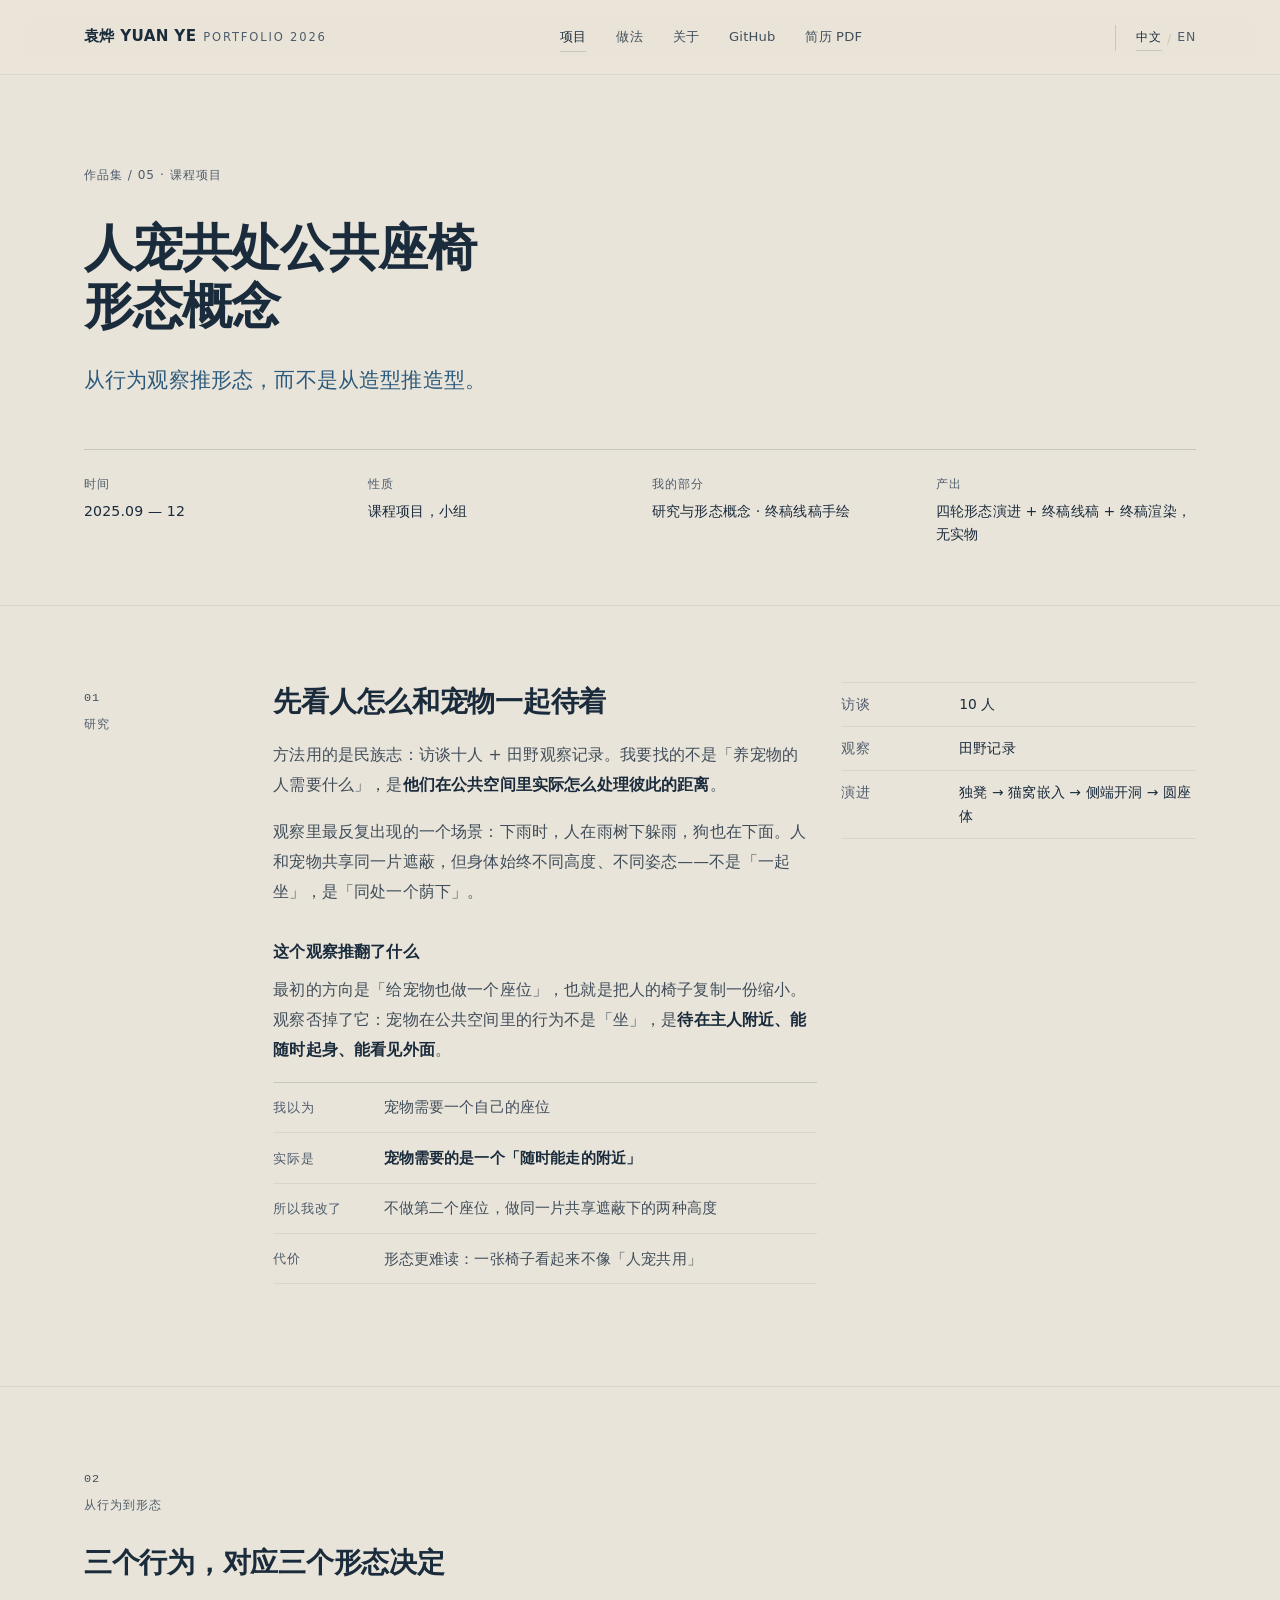
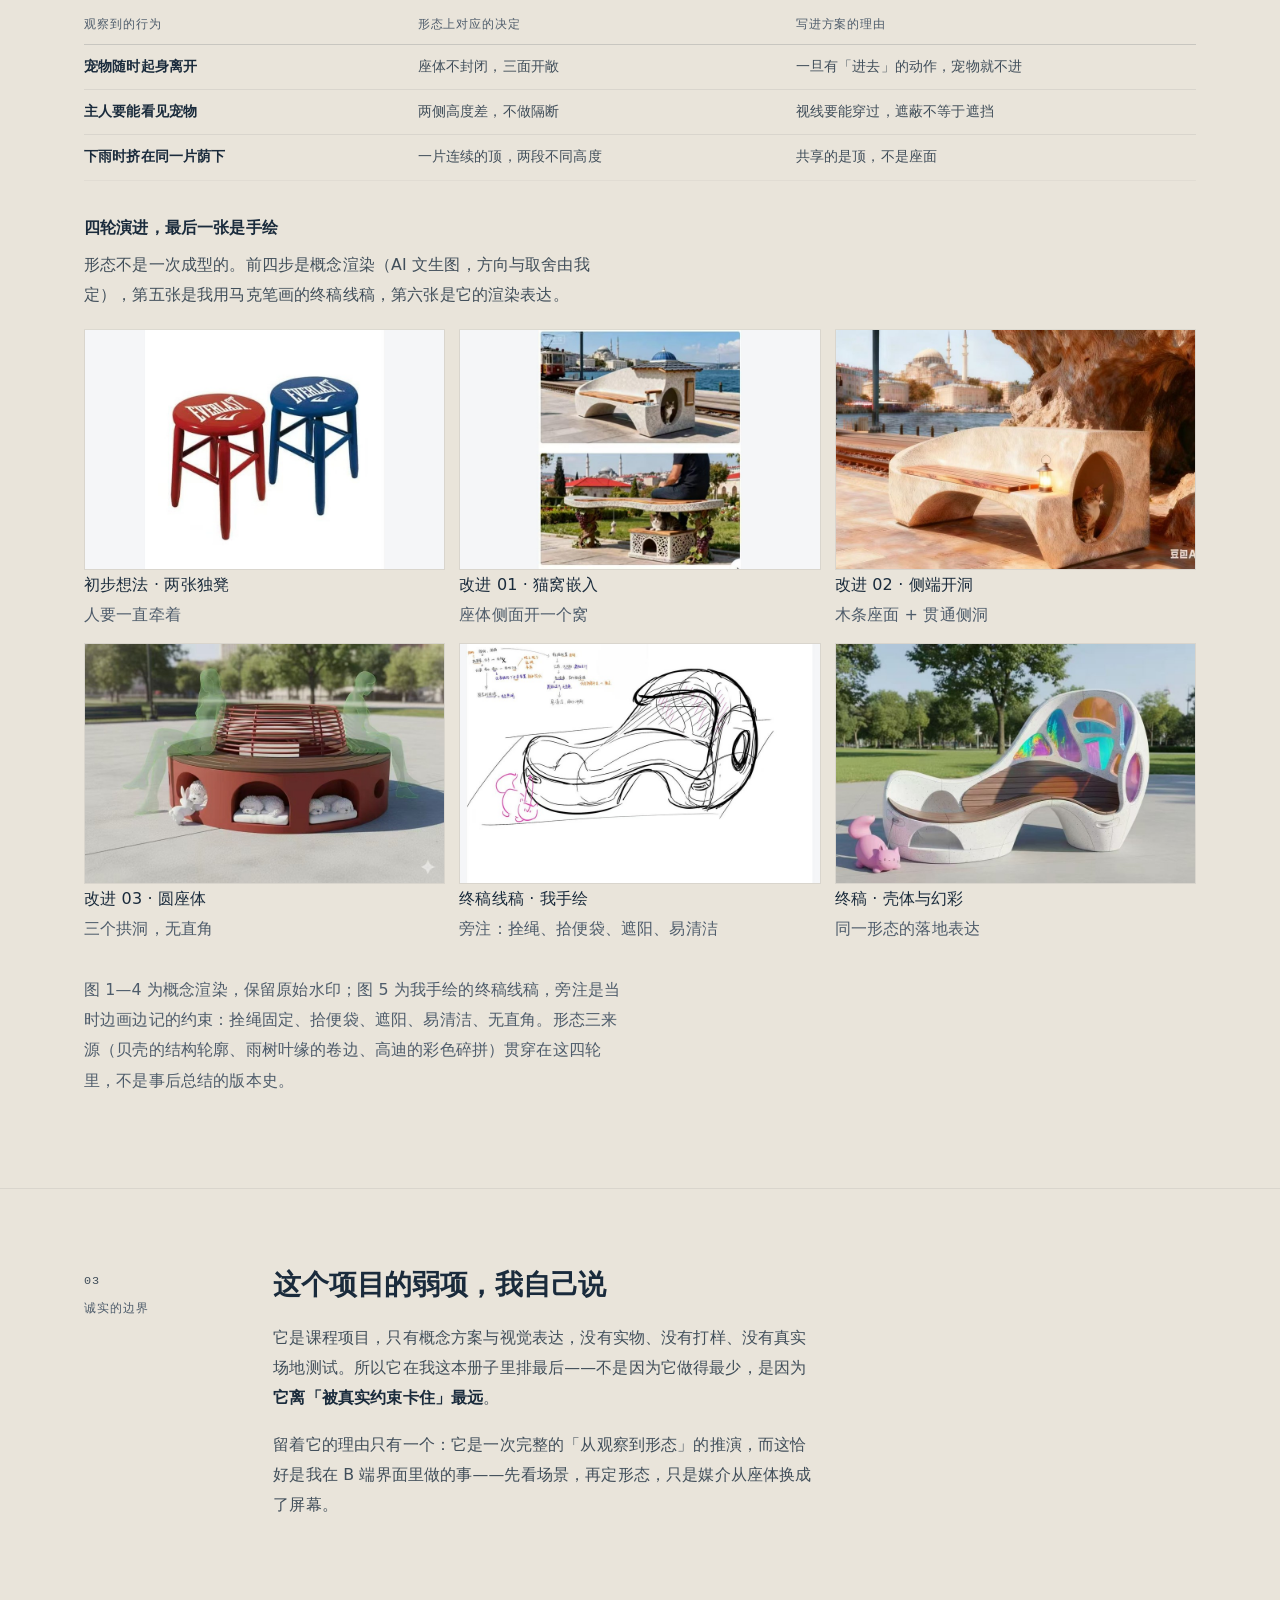
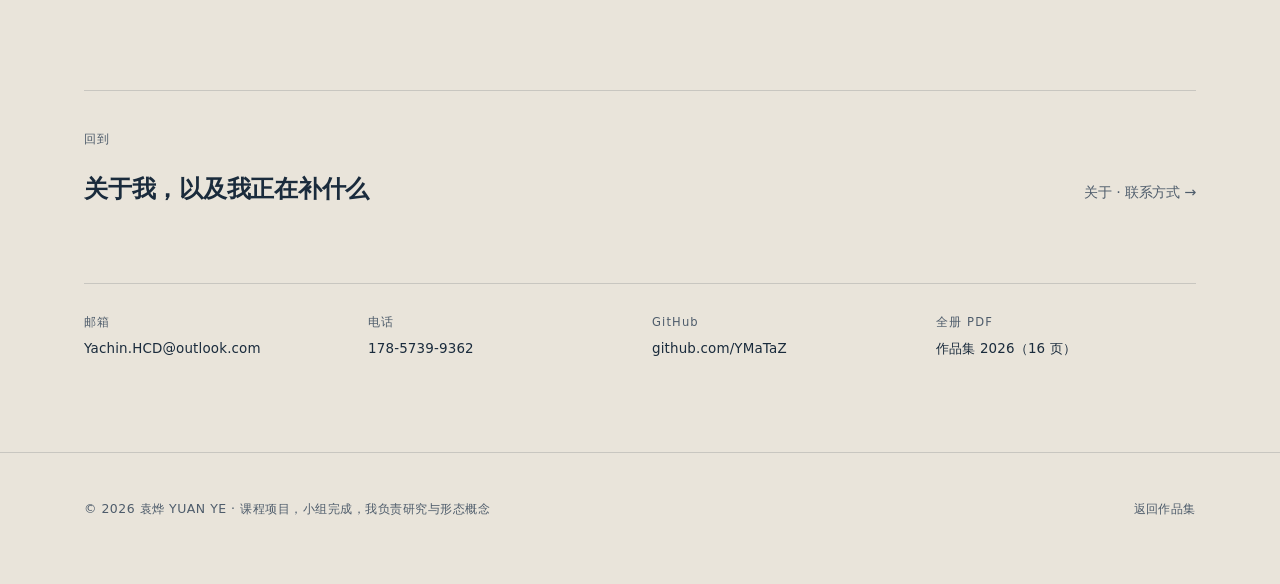
<file: work/chair.html>
<!DOCTYPE html>
<html lang="zh-CN">
<head>
<meta charset="UTF-8">
<meta name="viewport" content="width=device-width, initial-scale=1">
<title>人宠共处公共座椅 · 形态概念 — 袁烨</title>
<meta name="description" content="从十人访谈里的「雨树下，人和宠物一起躲雨」，推出一组共享遮蔽的座体形态。课程项目，负责研究与形态概念。">
<meta name="theme-color" content="#E9E4DA">
<meta property="og:type" content="article">
<meta property="og:title" content="人宠共处公共座椅 · 形态概念">
<meta property="og:description" content="从行为观察推形态，而不是从造型推造型。">
<meta property="og:image" content="https://ymataz.github.io/assets/img/storyboard-1.webp">
<meta property="og:url" content="https://ymataz.github.io/work/chair.html">
<meta property="og:site_name" content="袁烨 · 作品集 2026">
<meta name="twitter:card" content="summary_large_image">
<link rel="canonical" href="https://ymataz.github.io/work/chair.html">
<link rel="alternate" hreflang="zh-CN" href="https://ymataz.github.io/work/chair.html">
<link rel="alternate" hreflang="en" href="https://ymataz.github.io/en/work/chair.html">
<link rel="alternate" hreflang="x-default" href="https://ymataz.github.io/work/chair.html">
<link rel="icon" href="data:image/svg+xml,%3Csvg xmlns=%27http://www.w3.org/2000/svg%27 viewBox=%270 0 32 32%27%3E%3Crect width=%2732%27 height=%2732%27 fill=%27%23E9E4DA%27/%3E%3Cpath d=%27M7 8h3.2l5.8 9.2L21.8 8H25l-7.2 11.3V24h-3.4v-4.7z%27 fill=%27%231A2B3C%27/%3E%3Crect x=%2723%27 y=%2722%27 width=%272%27 height=%272%27 fill=%27%232C5A7C%27/%3E%3C/svg%3E">
<link rel="stylesheet" href="../assets/css/style.css">
<link rel="stylesheet" href="../assets/css/motion.css">
</head>
<body>

<div class="readbar" aria-hidden="true"></div>

<header class="site-head">
  <div class="wrap">
    <a class="mark" href="../index.html">袁烨 YUAN YE<span>Portfolio 2026</span></a>
    <nav class="site-nav" aria-label="主导航">
      <a href="../index.html#work" aria-current="page">项目</a>
      <a href="../index.html#how">做法</a>
      <a href="../index.html#about">关于</a>
      <a href="https://github.com/YMaTaZ" target="_blank" rel="noopener">GitHub</a>
      <a href="../assets/yuan-ye-resume-zh.pdf" target="_blank" rel="noopener">简历 PDF</a>
    </nav>
    <span class="lang" aria-label="语言 / Language"><a href="chair.html" aria-current="true">中文</a><span class="sep">/</span><a href="../en/work/chair.html">EN</a></span>
  </div>
</header>

<main>

  <div class="wrap">
    <div class="case-head">
      <p class="breadcrumb"><a href="../index.html">作品集</a> / 05 · 课程项目</p>
      <h1 class="case-title" data-reveal="mask">人宠共处公共座椅<br>形态概念</h1>
      <p class="case-claim" data-reveal="up">从行为观察推形态，而不是从造型推造型。</p>

      <dl class="case-meta" data-reveal="up">
        <div><dt>时间</dt><dd>2025.09 — 12</dd></div>
        <div><dt>性质</dt><dd>课程项目，小组</dd></div>
        <div><dt>我的部分</dt><dd>研究与形态概念 · 终稿线稿手绘</dd></div>
        <div><dt>产出</dt><dd>四轮形态演进 + 终稿线稿 + 终稿渲染，无实物</dd></div>
      </dl>
    </div>
  </div>

  <section class="case-sec">
    <div class="wrap grid">
      <div class="rail" data-reveal="up"><span class="n">01</span>研究</div>

      <div class="col-main">
        <h2 data-reveal="up">先看人怎么和宠物一起待着</h2>
        <p>方法用的是民族志：访谈十人 + 田野观察记录。我要找的不是「养宠物的人需要什么」，是<strong>他们在公共空间里实际怎么处理彼此的距离</strong>。</p>
        <p>观察里最反复出现的一个场景：下雨时，人在雨树下躲雨，狗也在下面。人和宠物共享同一片遮蔽，但身体始终不同高度、不同姿态——不是「一起坐」，是「同处一个荫下」。</p>

        <h3 data-reveal="up">这个观察推翻了什么</h3>
        <p>最初的方向是「给宠物也做一个座位」，也就是把人的椅子复制一份缩小。观察否掉了它：宠物在公共空间里的行为不是「坐」，是<strong>待在主人附近、能随时起身、能看见外面</strong>。</p>

        <div class="dec" data-reveal="up">
          <div class="row"><div class="k">我以为</div><div class="v">宠物需要一个自己的座位</div></div>
          <div class="row turn"><div class="k">实际是</div><div class="v">宠物需要的是一个「随时能走的附近」</div></div>
          <div class="row"><div class="k">所以我改了</div><div class="v">不做第二个座位，做同一片共享遮蔽下的两种高度</div></div>
          <div class="row"><div class="k">代价</div><div class="v">形态更难读：一张椅子看起来不像「人宠共用」</div></div>
        </div>
      </div>

      <div class="col-side">
        <div class="kv" data-reveal="up" style="margin-top:0;">
          <div class="row"><div class="k">访谈</div><div class="v">10 人</div></div>
          <div class="row"><div class="k">观察</div><div class="v">田野记录</div></div>
          <div class="row"><div class="k">演进</div><div class="v">独凳 → 猫窝嵌入 → 侧端开洞 → 圆座体</div></div>
        </div>
      </div>
    </div>
  </section>

  <section class="case-sec">
    <div class="wrap grid">
      <div class="rail" data-reveal="up"><span class="n">02</span>从行为到形态</div>
      <div class="col-wide">
        <h2 data-reveal="up">三个行为，对应三个形态决定</h2>
        <table class="t" data-reveal="up">
          <thead><tr><th style="width:30%;">观察到的行为</th><th style="width:34%;">形态上对应的决定</th><th>写进方案的理由</th></tr></thead>
          <tbody>
            <tr><td>宠物随时起身离开</td><td>座体不封闭，三面开敞</td><td>一旦有「进去」的动作，宠物就不进</td></tr>
            <tr><td>主人要能看见宠物</td><td>两侧高度差，不做隔断</td><td>视线要能穿过，遮蔽不等于遮挡</td></tr>
            <tr><td>下雨时挤在同一片荫下</td><td>一片连续的顶，两段不同高度</td><td>共享的是顶，不是座面</td></tr>
          </tbody>
        </table>

        <h3 data-reveal="up">四轮演进，最后一张是手绘</h3>
        <p>形态不是一次成型的。前四步是概念渲染（AI 文生图，方向与取舍由我定），第五张是我用马克笔画的终稿线稿，第六张是它的渲染表达。</p>

        <div class="fig-grid" data-reveal="up" style="grid-template-columns:repeat(3,1fr); margin-top:5mm;">
          <figure style="margin:0;"><img src="../assets/img/chair/s1.jpg" alt="" style="aspect-ratio:3/2; object-fit:cover; display:block; width:100%;">
            <figcaption class="note">初步想法 · 两张独凳<br><span class="dim">人要一直牵着</span></figcaption></figure>
          <figure style="margin:0;"><img src="../assets/img/chair/s2.jpg" alt="" style="aspect-ratio:3/2; object-fit:cover; display:block; width:100%;">
            <figcaption class="note">改进 01 · 猫窝嵌入<br><span class="dim">座体侧面开一个窝</span></figcaption></figure>
          <figure style="margin:0;"><img src="../assets/img/chair/s3.jpg" alt="" style="aspect-ratio:3/2; object-fit:cover; display:block; width:100%;">
            <figcaption class="note">改进 02 · 侧端开洞<br><span class="dim">木条座面 + 贯通侧洞</span></figcaption></figure>
          <figure style="margin:0;"><img src="../assets/img/chair/s4.jpg" alt="" style="aspect-ratio:3/2; object-fit:cover; display:block; width:100%;">
            <figcaption class="note">改进 03 · 圆座体<br><span class="dim">三个拱洞，无直角</span></figcaption></figure>
          <figure style="margin:0;"><img src="../assets/img/chair/s5.jpg" alt="" style="aspect-ratio:3/2; object-fit:cover; display:block; width:100%;">
            <figcaption class="note">终稿线稿 · 我手绘<br><span class="dim">旁注：拴绳、拾便袋、遮阳、易清洁</span></figcaption></figure>
          <figure style="margin:0;"><img src="../assets/img/chair/s6.jpg" alt="" style="aspect-ratio:3/2; object-fit:cover; display:block; width:100%;">
            <figcaption class="note">终稿 · 壳体与幻彩<br><span class="dim">同一形态的落地表达</span></figcaption></figure>
        </div>
        <p><span class="dim">图 1—4 为概念渲染，保留原始水印；图 5 为我手绘的终稿线稿，旁注是当时边画边记的约束：拴绳固定、拾便袋、遮阳、易清洁、无直角。形态三来源（贝壳的结构轮廓、雨树叶缘的卷边、高迪的彩色碎拼）贯穿在这四轮里，不是事后总结的版本史。</span></p>
      </div>
    </div>
  </section>

  <section class="case-sec">
    <div class="wrap grid">
      <div class="rail" data-reveal="up"><span class="n">03</span>诚实的边界</div>
      <div class="col-main">
        <h2 data-reveal="up">这个项目的弱项，我自己说</h2>
        <p>它是课程项目，只有概念方案与视觉表达，没有实物、没有打样、没有真实场地测试。所以它在我这本册子里排最后——不是因为它做得最少，是因为<strong>它离「被真实约束卡住」最远</strong>。</p>
        <p>留着它的理由只有一个：它是一次完整的「从观察到形态」的推演，而这恰好是我在 B 端界面里做的事——先看场景，再定形态，只是媒介从座体换成了屏幕。</p>
      </div>
    </div>
  </section>

  <div class="wrap">
    <div class="next" data-reveal="up">
      <span class="lbl">回到</span>
      <a href="../index.html#about">关于我，以及我正在补什么 <span>关于 · 联系方式 →</span></a>
    </div>

    <div class="contact-band" data-reveal="up">
      <div><span>邮箱</span><a href="mailto:Yachin.HCD@outlook.com">Yachin.HCD@outlook.com</a></div>
      <div><span>电话</span><a href="tel:+8617857399362">178-5739-9362</a></div>
      <div><span>GitHub</span><a href="https://github.com/YMaTaZ" target="_blank" rel="noopener">github.com/YMaTaZ</a></div>
      <div><span>全册 PDF</span><a href="../assets/portfolio-2026.pdf" target="_blank" rel="noopener">作品集 2026（16 页）</a></div>
    </div>
  </div>

</main>

<footer class="site-foot">
  <div class="wrap">
    <span>© 2026 袁烨 YUAN YE · 课程项目，小组完成，我负责研究与形态概念</span>
    <span><a href="../index.html">返回作品集</a></span>
  </div>
</footer>

<script src="../assets/js/motion.js" defer></script>
</body>
</html>
</file>
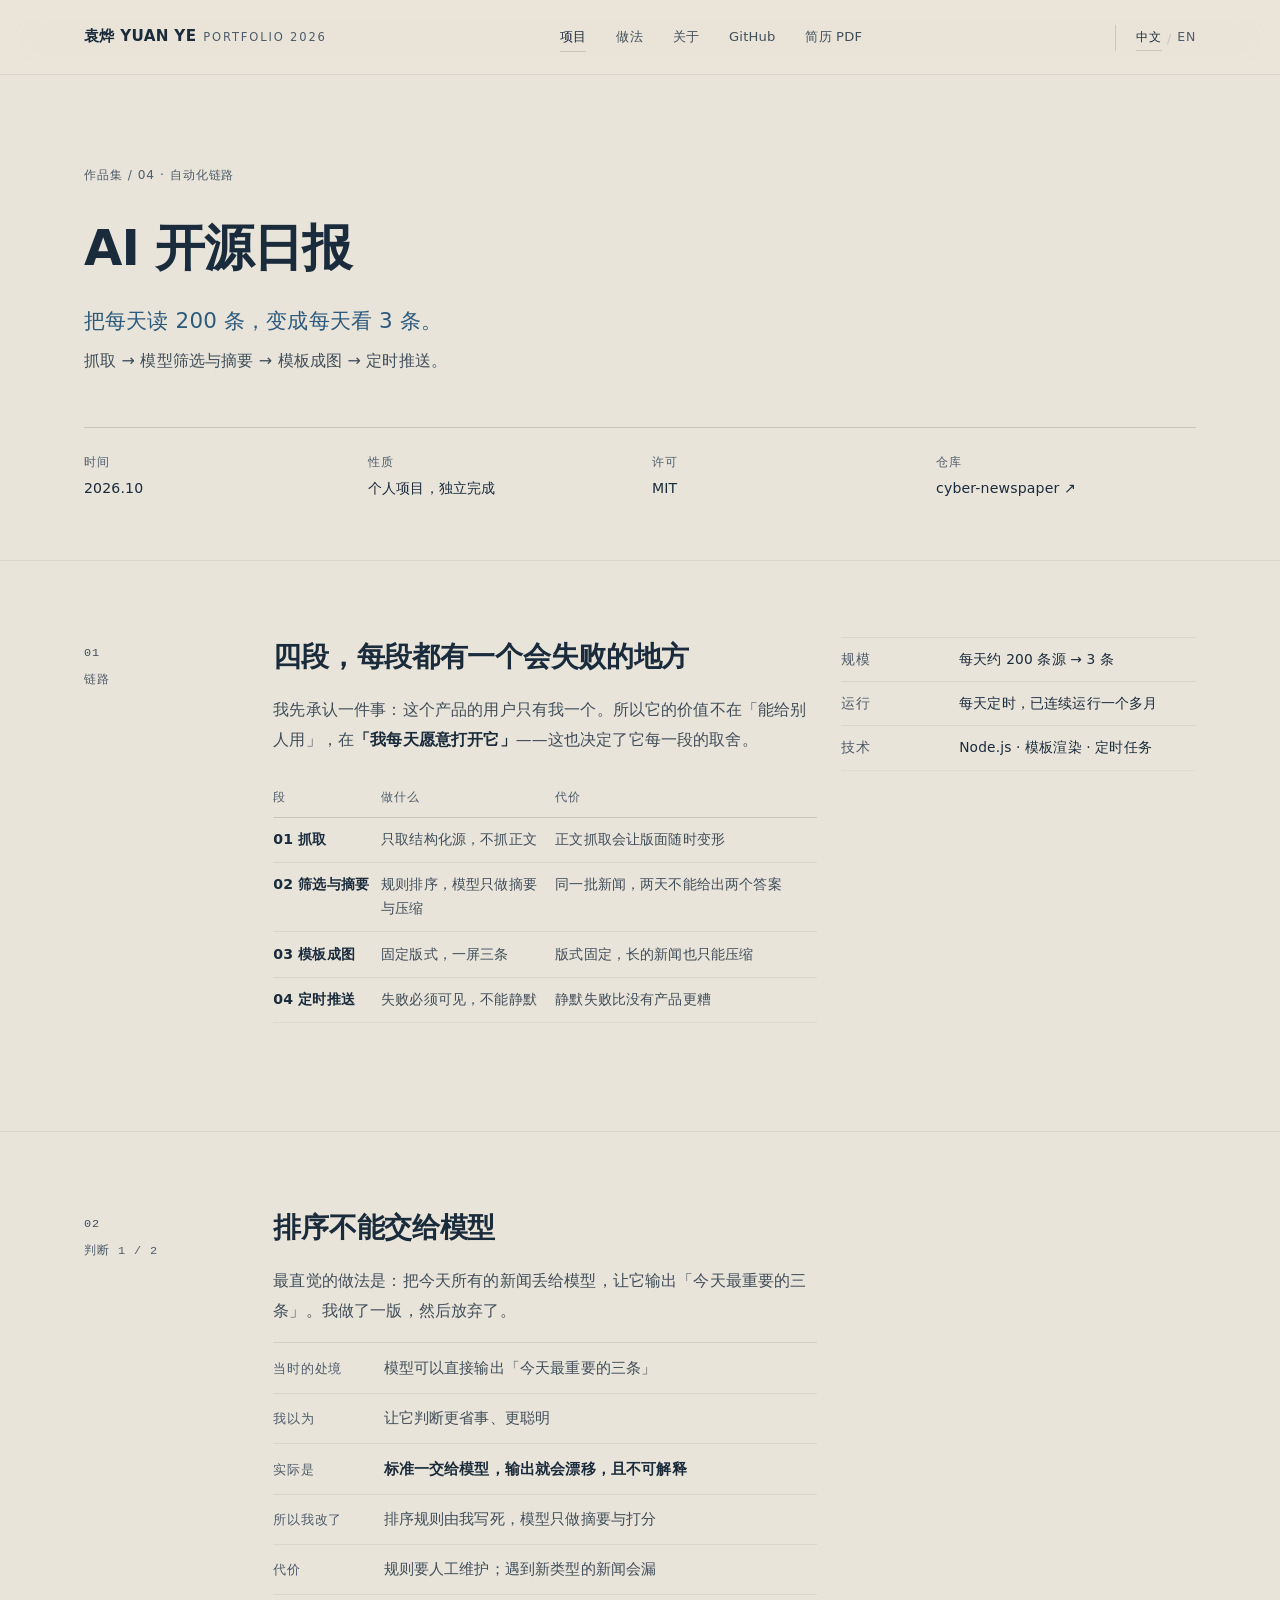
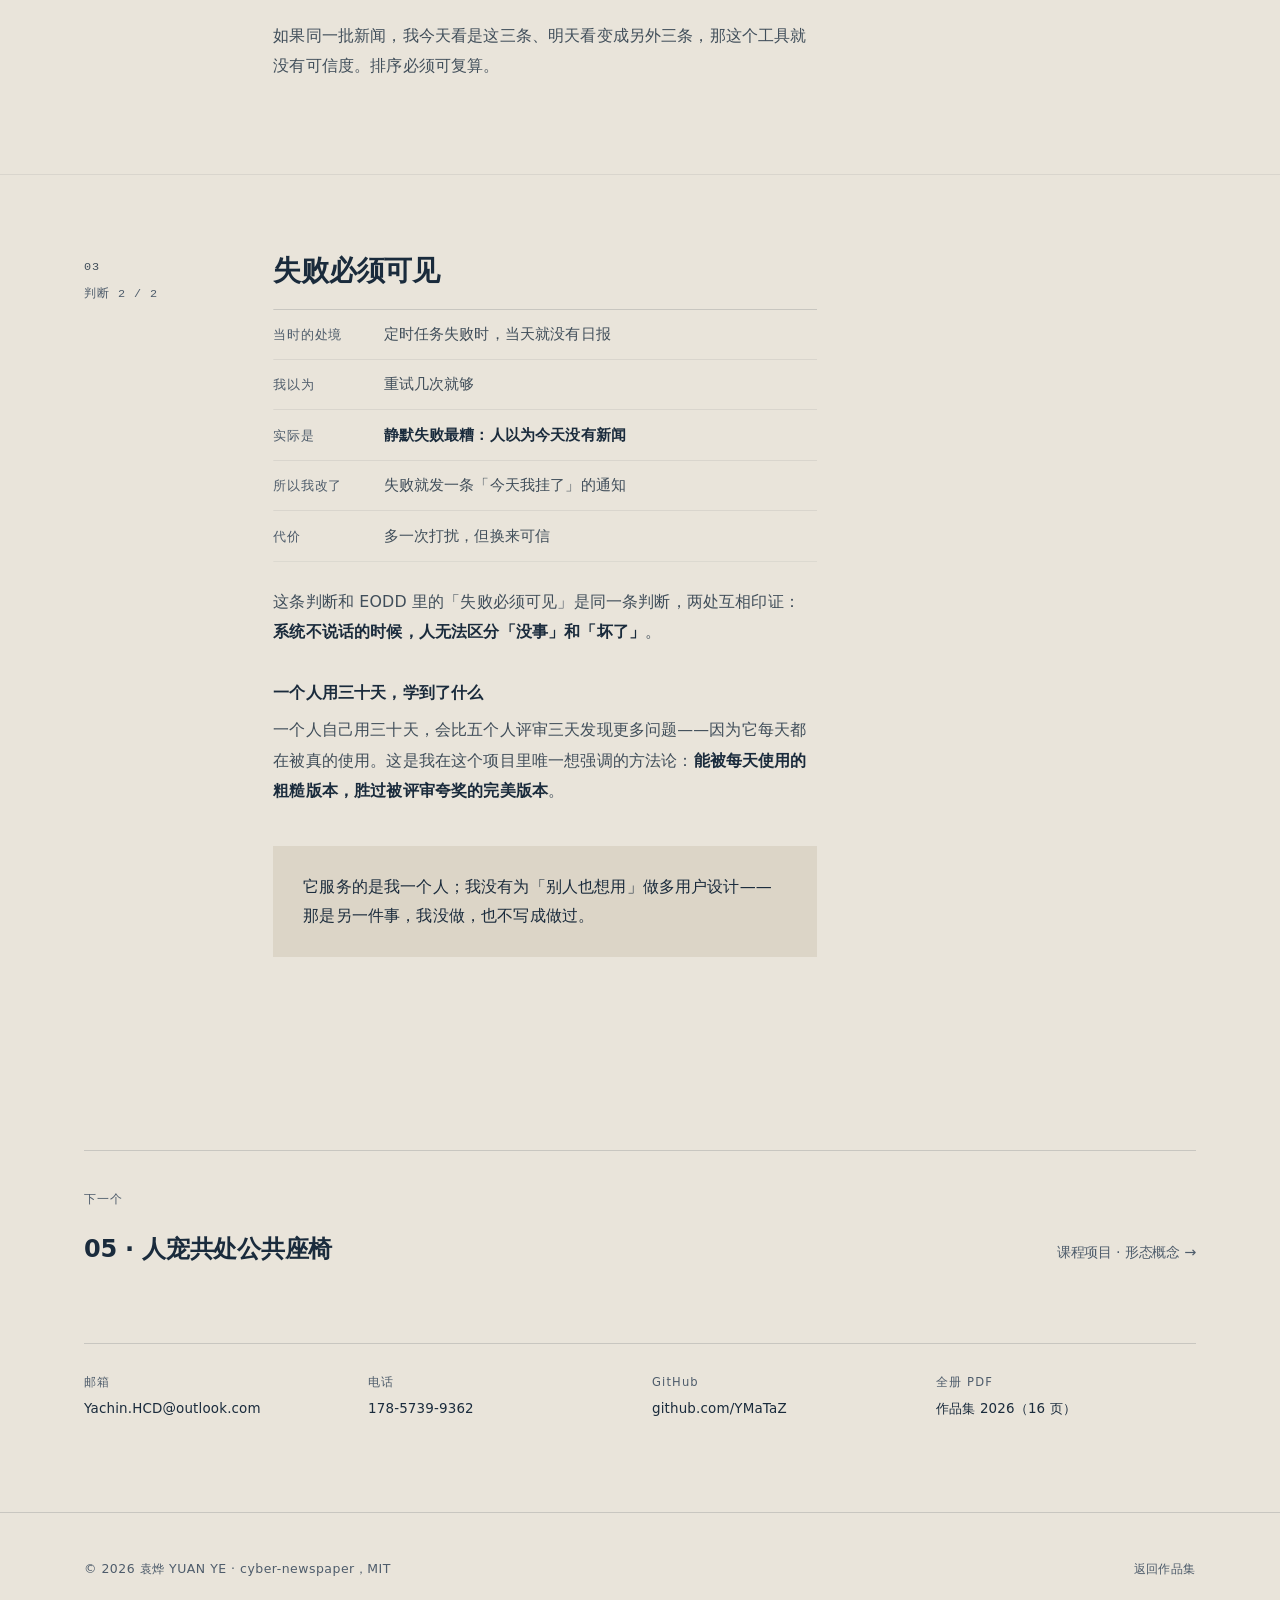
<file: work/digest.html>
<!DOCTYPE html>
<html lang="zh-CN">
<head>
<meta charset="UTF-8">
<meta name="viewport" content="width=device-width, initial-scale=1">
<title>AI 开源日报 · 端到端自动化 — 袁烨</title>
<meta name="description" content="把每天读 200 条，变成每天看 3 条。抓取 → 模型筛选与摘要 → 模板成图 → 定时推送，MIT 开源。">
<meta name="theme-color" content="#E9E4DA">
<meta property="og:type" content="article">
<meta property="og:title" content="AI 开源日报 · 端到端自动化">
<meta property="og:description" content="把每天读 200 条，变成每天看 3 条。">
<meta property="og:image" content="https://ymataz.github.io/assets/img/eodd-hero.webp">
<meta property="og:url" content="https://ymataz.github.io/work/digest.html">
<meta property="og:site_name" content="袁烨 · 作品集 2026">
<meta name="twitter:card" content="summary_large_image">
<link rel="canonical" href="https://ymataz.github.io/work/digest.html">
<link rel="alternate" hreflang="zh-CN" href="https://ymataz.github.io/work/digest.html">
<link rel="alternate" hreflang="en" href="https://ymataz.github.io/en/work/digest.html">
<link rel="alternate" hreflang="x-default" href="https://ymataz.github.io/work/digest.html">
<link rel="icon" href="data:image/svg+xml,%3Csvg xmlns=%27http://www.w3.org/2000/svg%27 viewBox=%270 0 32 32%27%3E%3Crect width=%2732%27 height=%2732%27 fill=%27%23E9E4DA%27/%3E%3Cpath d=%27M7 8h3.2l5.8 9.2L21.8 8H25l-7.2 11.3V24h-3.4v-4.7z%27 fill=%27%231A2B3C%27/%3E%3Crect x=%2723%27 y=%2722%27 width=%272%27 height=%272%27 fill=%27%232C5A7C%27/%3E%3C/svg%3E">
<link rel="stylesheet" href="../assets/css/style.css">
<link rel="stylesheet" href="../assets/css/motion.css">
</head>
<body>

<div class="readbar" aria-hidden="true"></div>

<header class="site-head">
  <div class="wrap">
    <a class="mark" href="../index.html">袁烨 YUAN YE<span>Portfolio 2026</span></a>
    <nav class="site-nav" aria-label="主导航">
      <a href="../index.html#work" aria-current="page">项目</a>
      <a href="../index.html#how">做法</a>
      <a href="../index.html#about">关于</a>
      <a href="https://github.com/YMaTaZ" target="_blank" rel="noopener">GitHub</a>
      <a href="../assets/yuan-ye-resume-zh.pdf" target="_blank" rel="noopener">简历 PDF</a>
    </nav>
    <span class="lang" aria-label="语言 / Language"><a href="digest.html" aria-current="true">中文</a><span class="sep">/</span><a href="../en/work/digest.html">EN</a></span>
  </div>
</header>

<main>

  <div class="wrap">
    <div class="case-head">
      <p class="breadcrumb"><a href="../index.html">作品集</a> / 04 · 自动化链路</p>
      <h1 class="case-title" data-reveal="mask">AI 开源日报</h1>
      <p class="case-claim" data-reveal="up">把每天读 200 条，变成每天看 3 条。</p>
      <p class="case-claim" style="font-size:clamp(.92rem,1.5vw,1rem);color:var(--soft);margin-top:.6em;">抓取 → 模型筛选与摘要 → 模板成图 → 定时推送。</p>
      <dl class="case-meta" data-reveal="up">
        <div><dt>时间</dt><dd>2026.10</dd></div>
        <div><dt>性质</dt><dd>个人项目，独立完成</dd></div>
        <div><dt>许可</dt><dd>MIT</dd></div>
        <div><dt>仓库</dt><dd><a href="https://github.com/YMaTaZ/cyber-newspaper" target="_blank" rel="noopener">cyber-newspaper ↗</a></dd></div>
      </dl>
    </div>
  </div>

  <section class="case-sec">
    <div class="wrap grid">
      <div class="rail" data-reveal="up"><span class="n">01</span>链路</div>

      <div class="col-main">
        <h2 data-reveal="up">四段，每段都有一个会失败的地方</h2>
        <p>我先承认一件事：这个产品的用户只有我一个。所以它的价值不在「能给别人用」，在<strong>「我每天愿意打开它」</strong>——这也决定了它每一段的取舍。</p>

        <table class="t" data-reveal="up">
          <thead><tr><th style="width:18%;">段</th><th style="width:32%;">做什么</th><th>代价</th></tr></thead>
          <tbody>
            <tr><td>01 抓取</td><td>只取结构化源，不抓正文</td><td>正文抓取会让版面随时变形</td></tr>
            <tr><td>02 筛选与摘要</td><td>规则排序，模型只做摘要与压缩</td><td>同一批新闻，两天不能给出两个答案</td></tr>
            <tr><td>03 模板成图</td><td>固定版式，一屏三条</td><td>版式固定，长的新闻也只能压缩</td></tr>
            <tr><td>04 定时推送</td><td>失败必须可见，不能静默</td><td>静默失败比没有产品更糟</td></tr>
          </tbody>
        </table>
      </div>

      <div class="col-side">
        <div class="kv" data-reveal="up" style="margin-top:0;">
          <div class="row"><div class="k">规模</div><div class="v">每天约 200 条源 → 3 条</div></div>
          <div class="row"><div class="k">运行</div><div class="v">每天定时，已连续运行一个多月</div></div>
          <div class="row"><div class="k">技术</div><div class="v">Node.js · 模板渲染 · 定时任务</div></div>
        </div>
      </div>
    </div>
  </section>

  <section class="case-sec">
    <div class="wrap grid">
      <div class="rail" data-reveal="up"><span class="n">02</span>判断 1 / 2</div>

      <div class="col-main">
        <h2 data-reveal="up">排序不能交给模型</h2>
        <p>最直觉的做法是：把今天所有的新闻丢给模型，让它输出「今天最重要的三条」。我做了一版，然后放弃了。</p>

        <div class="dec" data-reveal="up">
          <div class="row"><div class="k">当时的处境</div><div class="v">模型可以直接输出「今天最重要的三条」</div></div>
          <div class="row"><div class="k">我以为</div><div class="v">让它判断更省事、更聪明</div></div>
          <div class="row turn"><div class="k">实际是</div><div class="v">标准一交给模型，输出就会漂移，且不可解释</div></div>
          <div class="row"><div class="k">所以我改了</div><div class="v">排序规则由我写死，模型只做摘要与打分</div></div>
          <div class="row"><div class="k">代价</div><div class="v">规则要人工维护；遇到新类型的新闻会漏</div></div>
        </div>

        <p>如果同一批新闻，我今天看是这三条、明天看变成另外三条，那这个工具就没有可信度。排序必须可复算。</p>
      </div>
    </div>
  </section>

  <section class="case-sec">
    <div class="wrap grid">
      <div class="rail" data-reveal="up"><span class="n">03</span>判断 2 / 2</div>

      <div class="col-main">
        <h2 data-reveal="up">失败必须可见</h2>

        <div class="dec" data-reveal="up">
          <div class="row"><div class="k">当时的处境</div><div class="v">定时任务失败时，当天就没有日报</div></div>
          <div class="row"><div class="k">我以为</div><div class="v">重试几次就够</div></div>
          <div class="row turn"><div class="k">实际是</div><div class="v">静默失败最糟：人以为今天没有新闻</div></div>
          <div class="row"><div class="k">所以我改了</div><div class="v">失败就发一条「今天我挂了」的通知</div></div>
          <div class="row"><div class="k">代价</div><div class="v">多一次打扰，但换来可信</div></div>
        </div>

        <p>这条判断和 EODD 里的「失败必须可见」是同一条判断，两处互相印证：<strong>系统不说话的时候，人无法区分「没事」和「坏了」</strong>。</p>

        <h3 data-reveal="up">一个人用三十天，学到了什么</h3>
        <p>一个人自己用三十天，会比五个人评审三天发现更多问题——因为它每天都在被真的使用。这是我在这个项目里唯一想强调的方法论：<strong>能被每天使用的粗糙版本，胜过被评审夸奖的完美版本</strong>。</p>

        <div class="quote" style="max-width:38em;">
          它服务的是我一个人；我没有为「别人也想用」做多用户设计——那是另一件事，我没做，也不写成做过。
        </div>
      </div>
    </div>
  </section>

  <div class="wrap">
    <div class="next" data-reveal="up">
      <span class="lbl">下一个</span>
      <a href="chair.html">05 · 人宠共处公共座椅 <span>课程项目 · 形态概念 →</span></a>
    </div>

    <div class="contact-band" data-reveal="up">
      <div><span>邮箱</span><a href="mailto:Yachin.HCD@outlook.com">Yachin.HCD@outlook.com</a></div>
      <div><span>电话</span><a href="tel:+8617857399362">178-5739-9362</a></div>
      <div><span>GitHub</span><a href="https://github.com/YMaTaZ" target="_blank" rel="noopener">github.com/YMaTaZ</a></div>
      <div><span>全册 PDF</span><a href="../assets/portfolio-2026.pdf" target="_blank" rel="noopener">作品集 2026（16 页）</a></div>
    </div>
  </div>

</main>

<footer class="site-foot">
  <div class="wrap">
    <span>© 2026 袁烨 YUAN YE · cyber-newspaper，MIT</span>
    <span><a href="../index.html">返回作品集</a></span>
  </div>
</footer>

<script src="../assets/js/motion.js" defer></script>
</body>
</html>
</file>
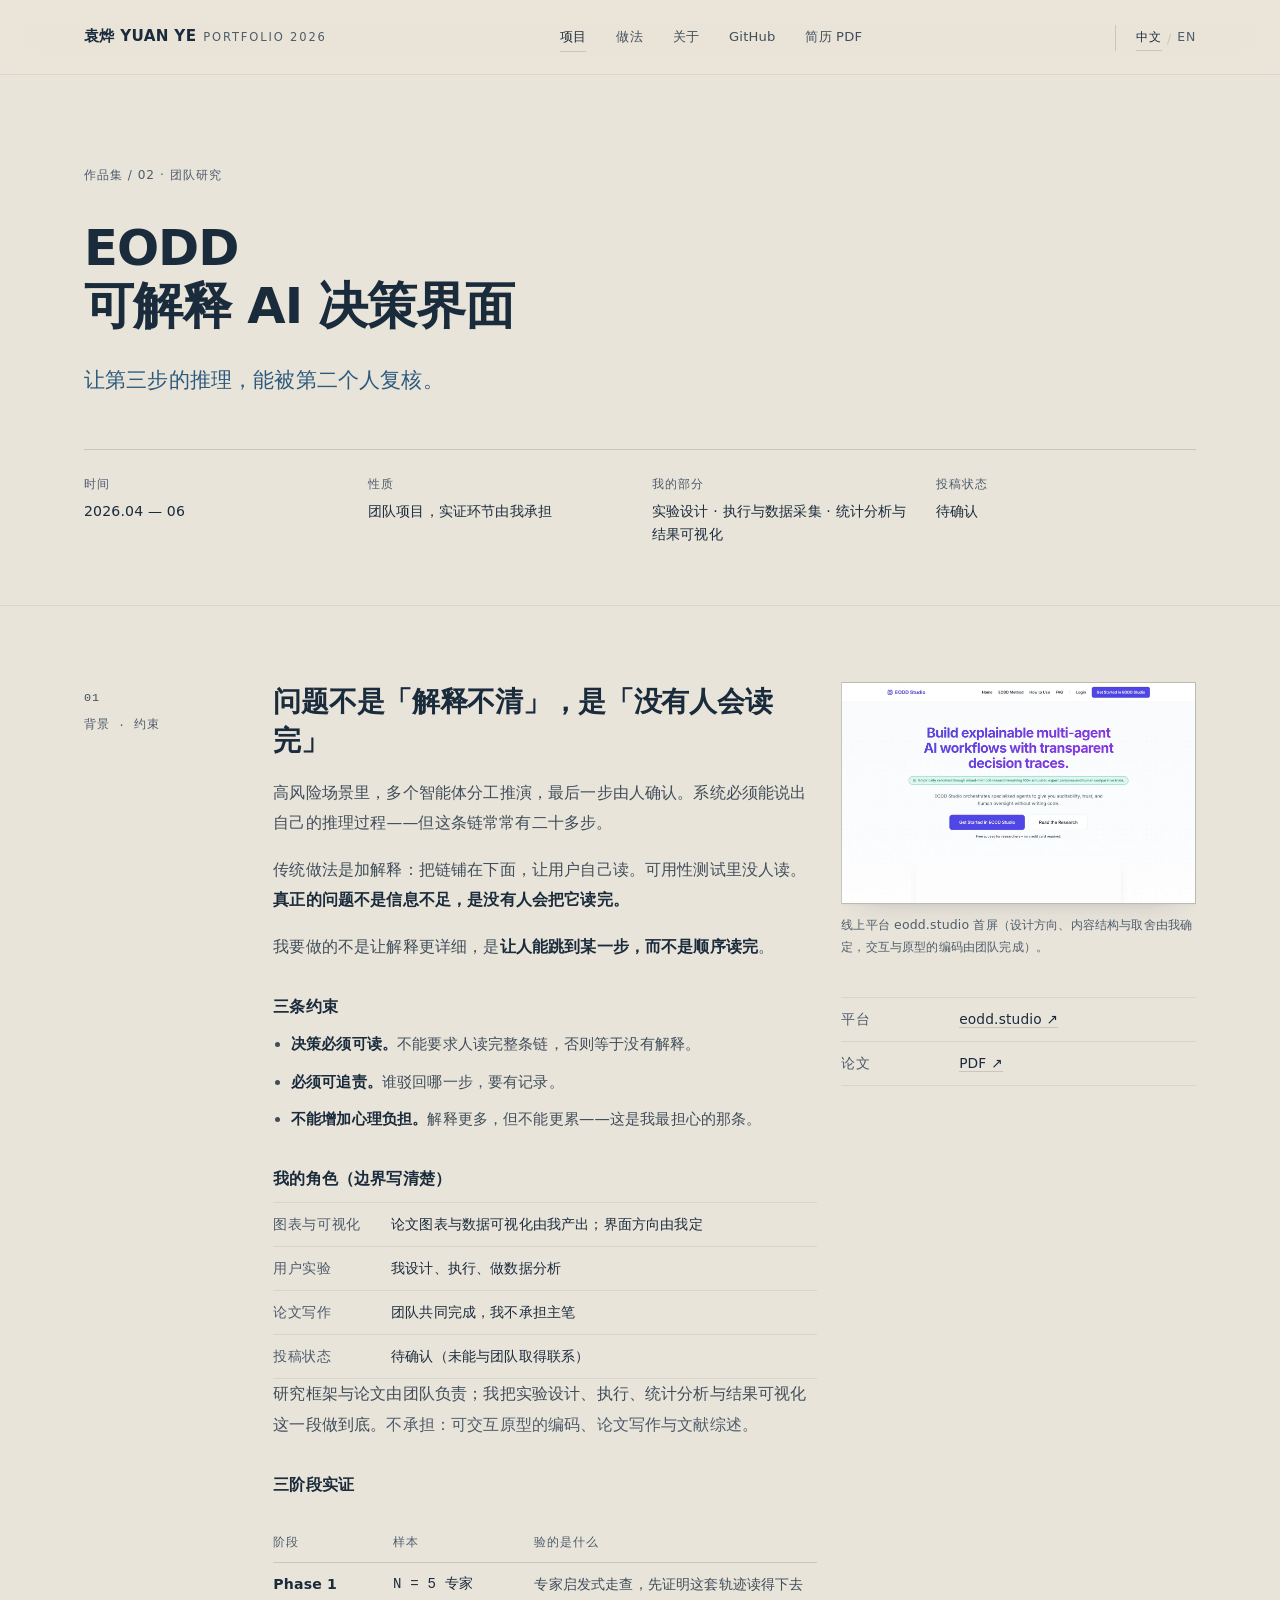
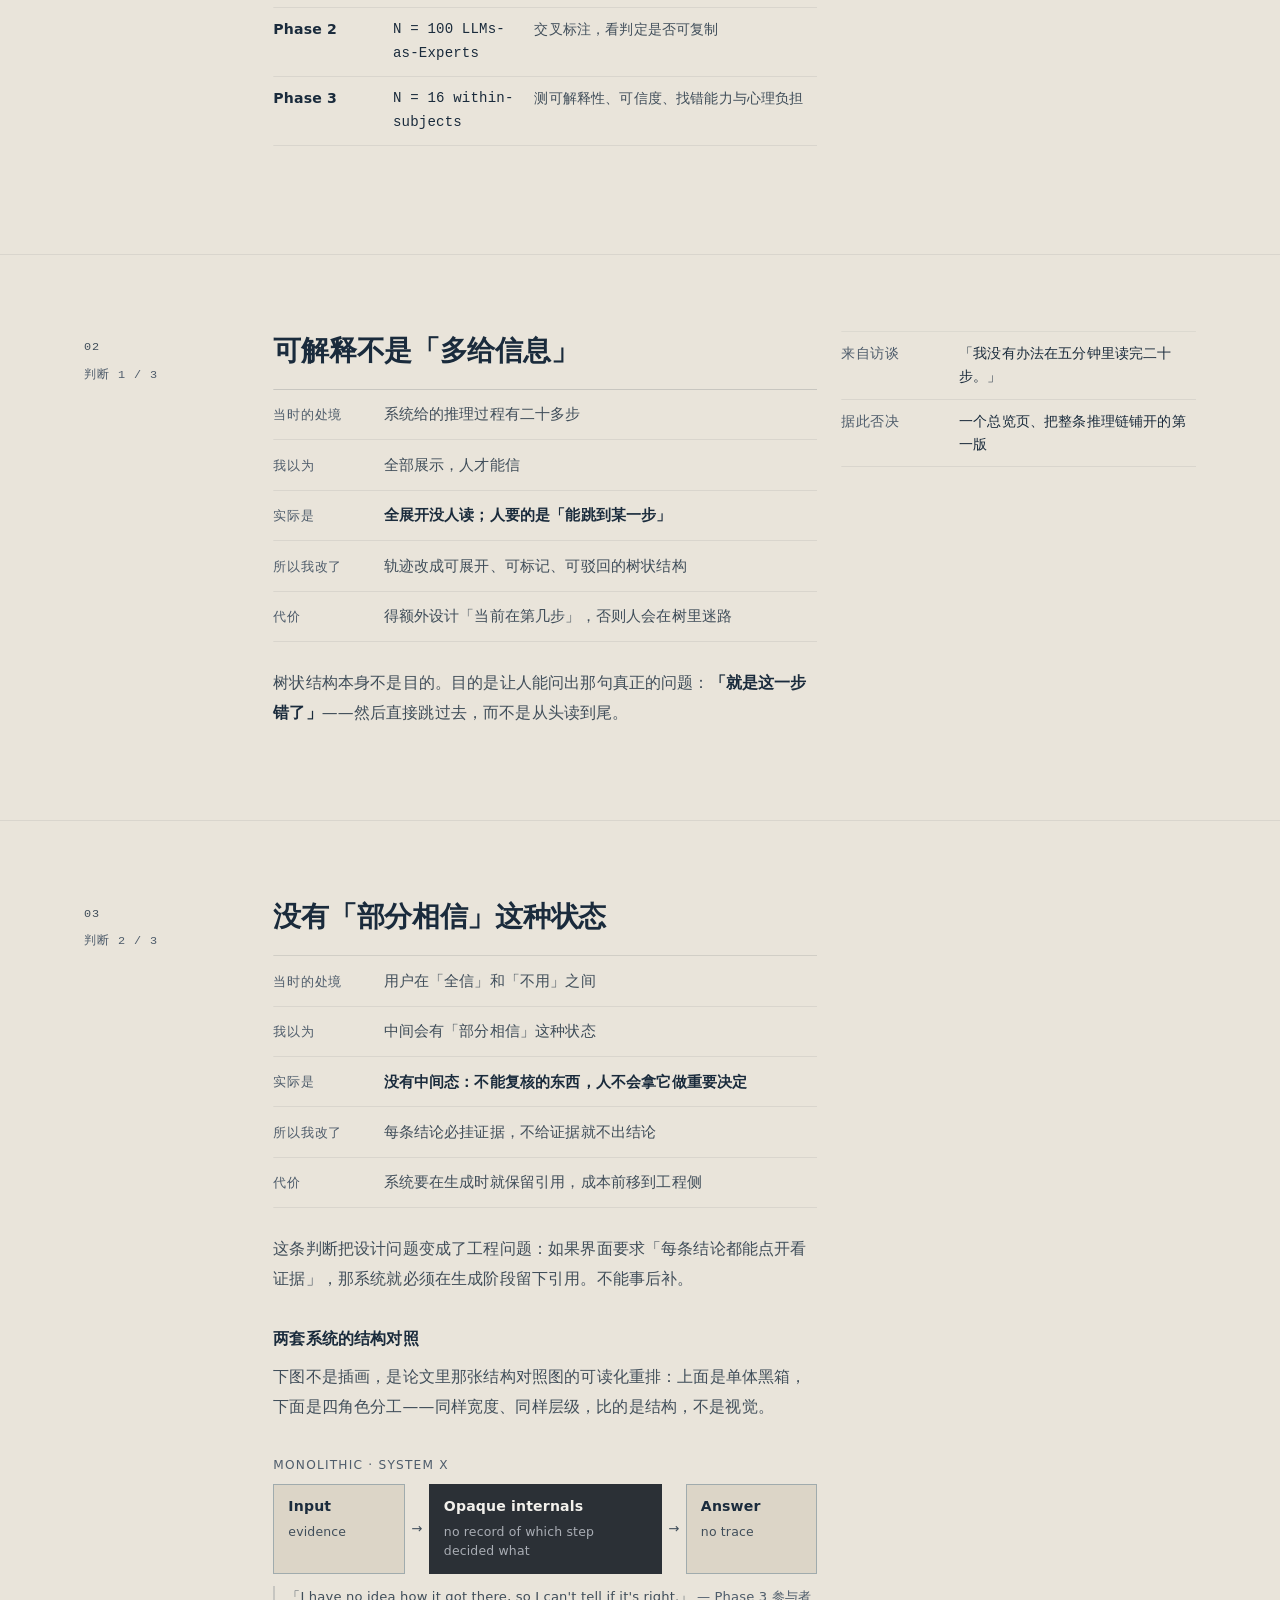
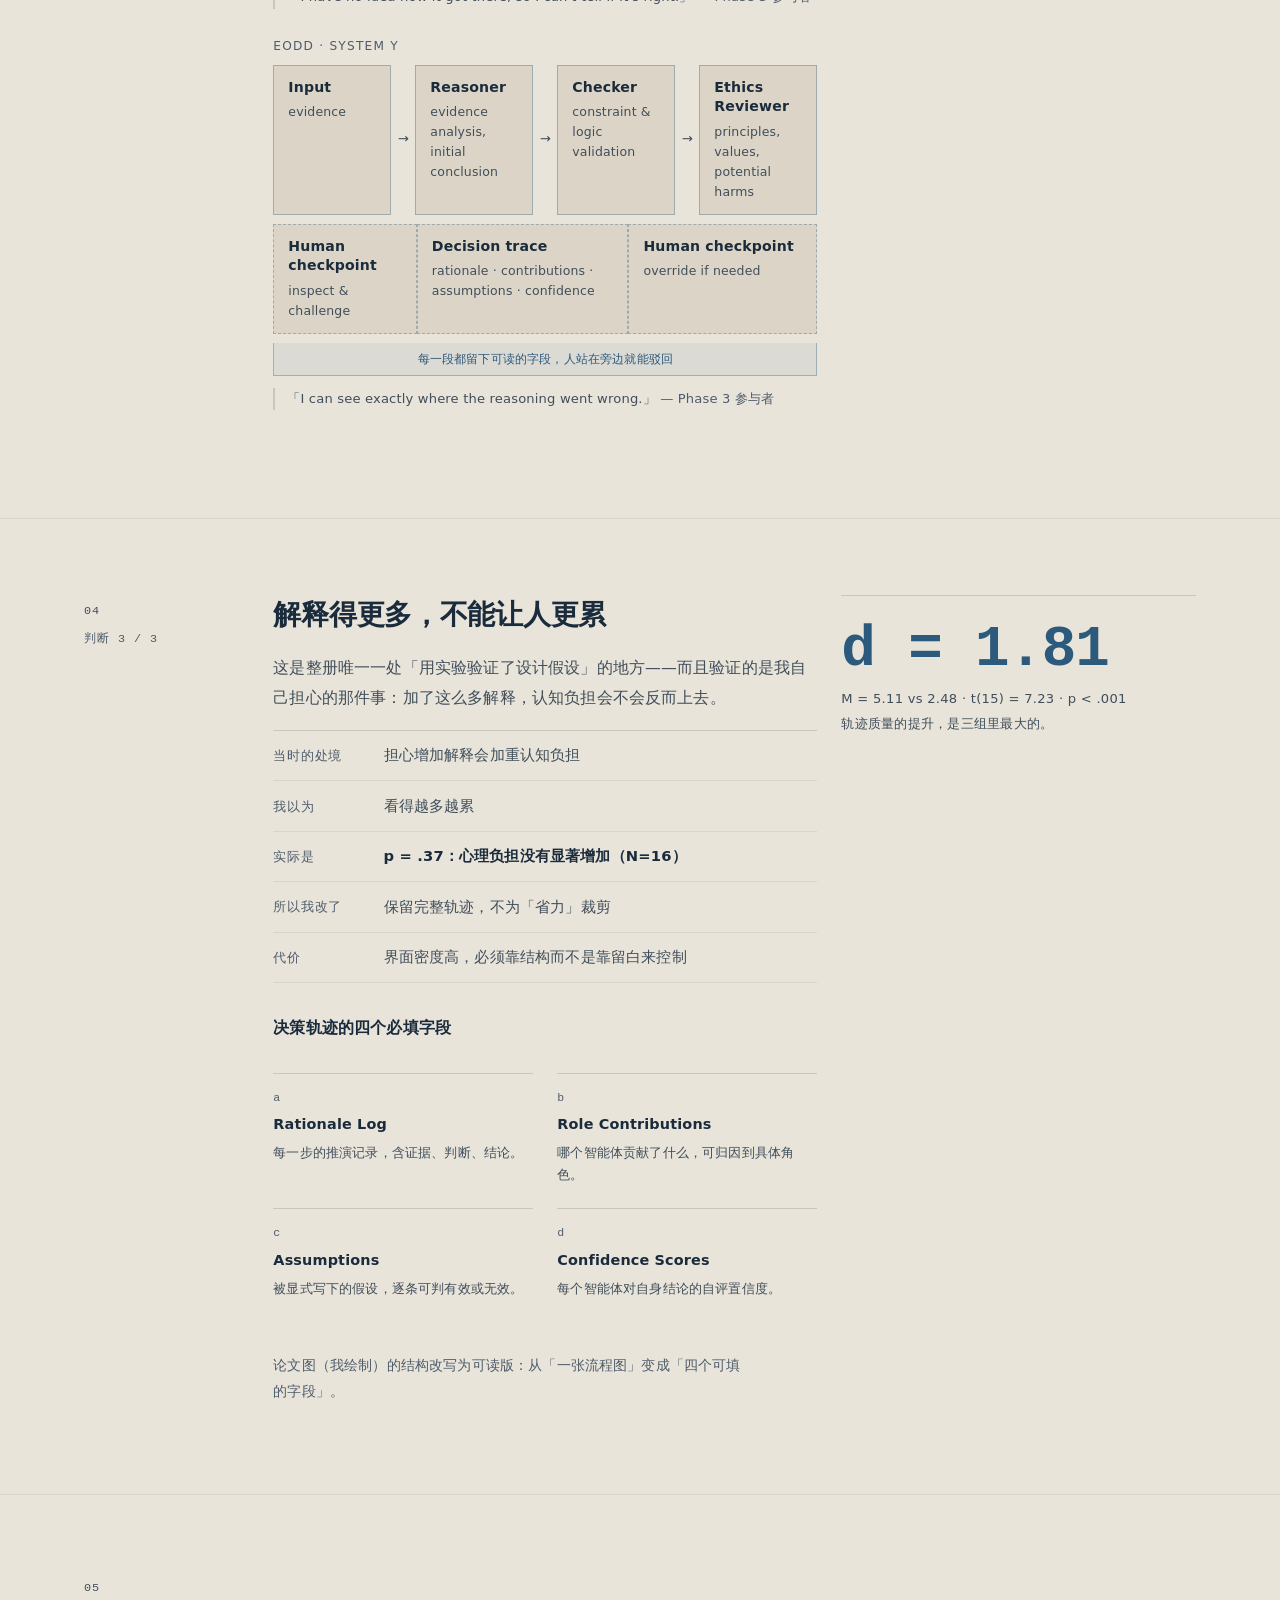
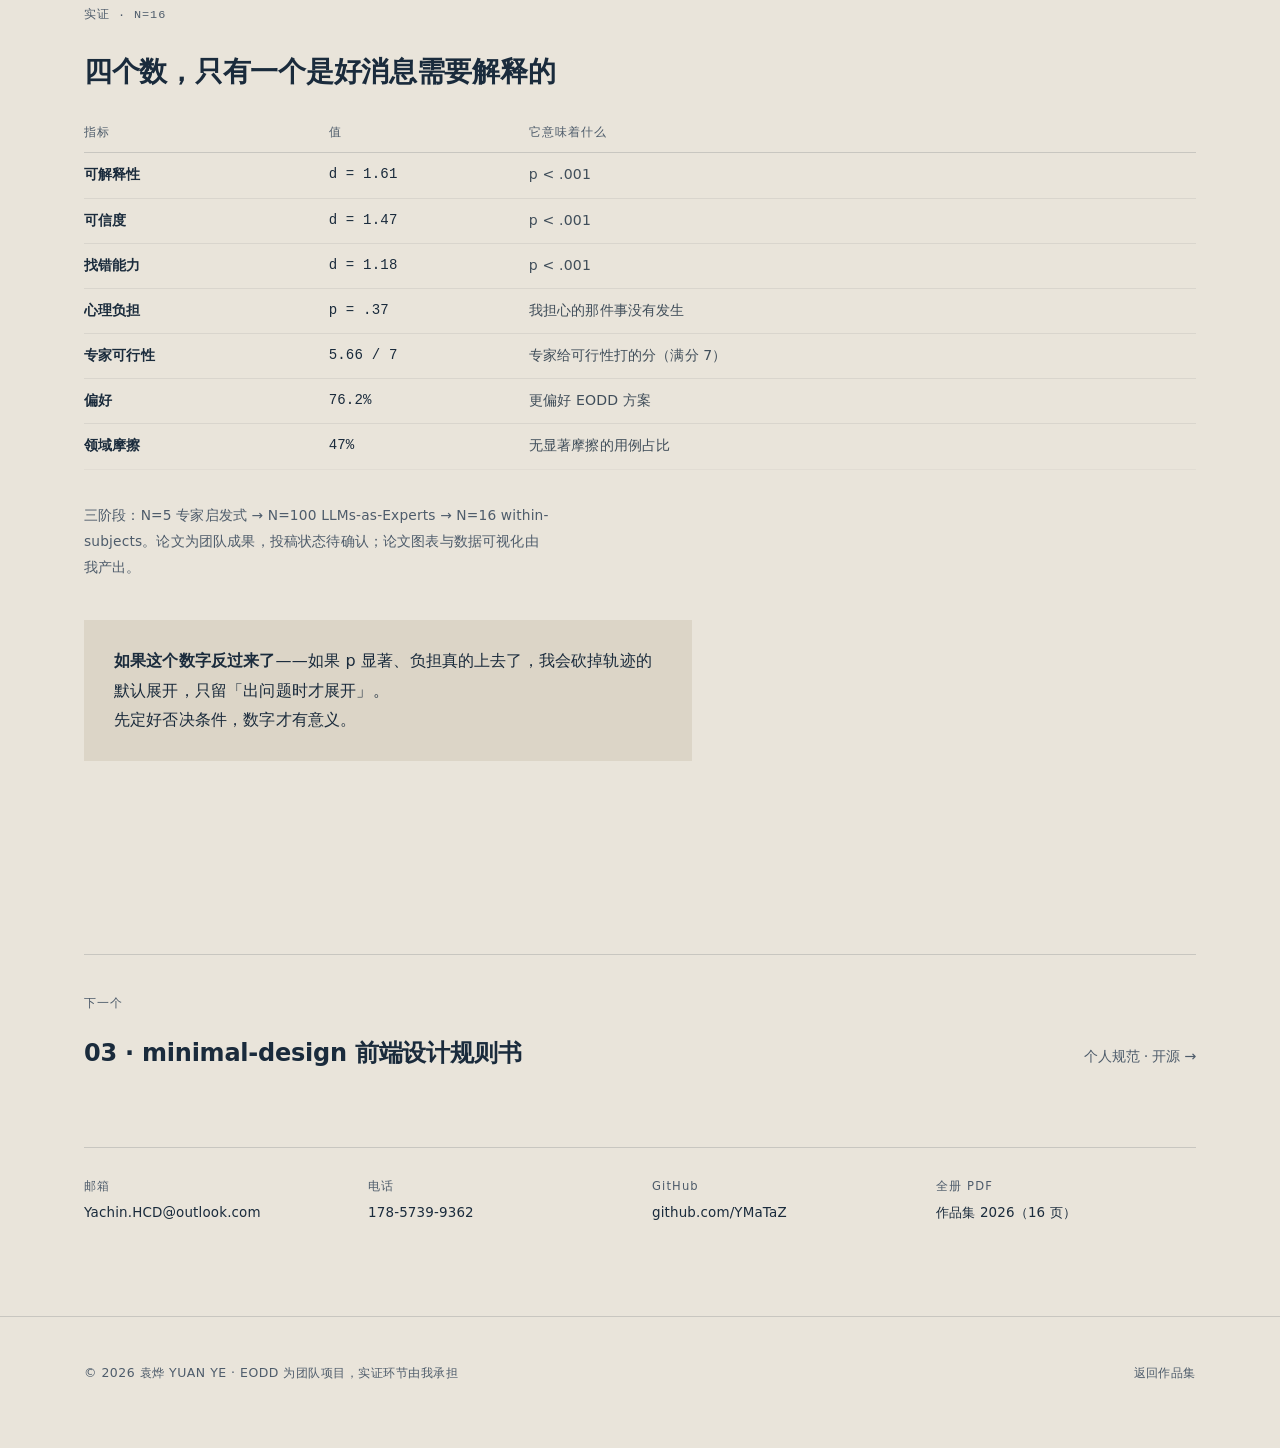
<file: work/eodd.html>
<!DOCTYPE html>
<html lang="zh-CN">
<head>
<meta charset="UTF-8">
<meta name="viewport" content="width=device-width, initial-scale=1">
<title>EODD · 可解释 AI 决策界面 — 袁烨</title>
<meta name="description" content="让第三步的推理，能被第二个人复核。EODD 可解释多智能体决策界面：团队项目，实证环节由我承担证分析。">
<meta name="theme-color" content="#E9E4DA">
<meta property="og:type" content="article">
<meta property="og:title" content="EODD · 可解释 AI 决策界面">
<meta property="og:description" content="让第三步的推理，能被第二个人复核。">
<meta property="og:image" content="https://ymataz.github.io/assets/img/eodd-hero.webp">
<meta property="og:url" content="https://ymataz.github.io/work/eodd.html">
<meta property="og:site_name" content="袁烨 · 作品集 2026">
<meta name="twitter:card" content="summary_large_image">
<link rel="canonical" href="https://ymataz.github.io/work/eodd.html">
<link rel="alternate" hreflang="zh-CN" href="https://ymataz.github.io/work/eodd.html">
<link rel="alternate" hreflang="en" href="https://ymataz.github.io/en/work/eodd.html">
<link rel="alternate" hreflang="x-default" href="https://ymataz.github.io/work/eodd.html">
<link rel="icon" href="data:image/svg+xml,%3Csvg xmlns=%27http://www.w3.org/2000/svg%27 viewBox=%270 0 32 32%27%3E%3Crect width=%2732%27 height=%2732%27 fill=%27%23E9E4DA%27/%3E%3Cpath d=%27M7 8h3.2l5.8 9.2L21.8 8H25l-7.2 11.3V24h-3.4v-4.7z%27 fill=%27%231A2B3C%27/%3E%3Crect x=%2723%27 y=%2722%27 width=%272%27 height=%272%27 fill=%27%232C5A7C%27/%3E%3C/svg%3E">
<link rel="stylesheet" href="../assets/css/style.css">
<link rel="stylesheet" href="../assets/css/motion.css">
</head>
<body>

<div class="readbar" aria-hidden="true"></div>

<header class="site-head">
  <div class="wrap">
    <a class="mark" href="../index.html">袁烨 YUAN YE<span>Portfolio 2026</span></a>
    <nav class="site-nav" aria-label="主导航">
      <a href="../index.html#work" aria-current="page">项目</a>
      <a href="../index.html#how">做法</a>
      <a href="../index.html#about">关于</a>
      <a href="https://github.com/YMaTaZ" target="_blank" rel="noopener">GitHub</a>
      <a href="../assets/yuan-ye-resume-zh.pdf" target="_blank" rel="noopener">简历 PDF</a>
    </nav>
    <span class="lang" aria-label="语言 / Language"><a href="eodd.html" aria-current="true">中文</a><span class="sep">/</span><a href="../en/work/eodd.html">EN</a></span>
  </div>
</header>

<main>

  <div class="wrap">
    <div class="case-head">
      <p class="breadcrumb"><a href="../index.html">作品集</a> / 02 · 团队研究</p>
      <h1 class="case-title" data-reveal="mask">EODD<br>可解释 AI 决策界面</h1>
      <p class="case-claim" data-reveal="up">让第三步的推理，能被第二个人复核。</p>

      <dl class="case-meta" data-reveal="up">
        <div><dt>时间</dt><dd>2026.04 — 06</dd></div>
        <div><dt>性质</dt><dd>团队项目，实证环节由我承担</dd></div>
        <div><dt>我的部分</dt><dd>实验设计 · 执行与数据采集 · 统计分析与结果可视化</dd></div>
        <div><dt>投稿状态</dt><dd>待确认</dd></div>
      </dl>
    </div>
  </div>

  <!-- ============ 背景 ============ -->
  <section class="case-sec">
    <div class="wrap grid">
      <div class="rail" data-reveal="up"><span class="n">01</span>背景 · 约束</div>

      <div class="col-main">
        <h2 data-reveal="up">问题不是「解释不清」，是「没有人会读完」</h2>
        <p>高风险场景里，多个智能体分工推演，最后一步由人确认。系统必须能说出自己的推理过程——但这条链常常有二十多步。</p>
        <p>传统做法是加解释：把链铺在下面，让用户自己读。可用性测试里没人读。<strong>真正的问题不是信息不足，是没有人会把它读完。</strong></p>
        <p>我要做的不是让解释更详细，是<strong>让人能跳到某一步，而不是顺序读完</strong>。</p>

        <h3 data-reveal="up">三条约束</h3>
        <ul>
          <li><strong>决策必须可读。</strong>不能要求人读完整条链，否则等于没有解释。</li>
          <li><strong>必须可追责。</strong>谁驳回哪一步，要有记录。</li>
          <li><strong>不能增加心理负担。</strong>解释更多，但不能更累——这是我最担心的那条。</li>
        </ul>

        <h3 data-reveal="up">我的角色（边界写清楚）</h3>
        <div class="kv" data-reveal="up">
          <div class="row"><div class="k">图表与可视化</div><div class="v">论文图表与数据可视化由我产出；界面方向由我定</div></div>
          <div class="row"><div class="k">用户实验</div><div class="v">我设计、执行、做数据分析</div></div>
          <div class="row"><div class="k">论文写作</div><div class="v">团队共同完成，我不承担主笔</div></div>
          <div class="row"><div class="k">投稿状态</div><div class="v">待确认（未能与团队取得联系）</div></div>
        </div>
        <p>研究框架与论文由团队负责；我把实验设计、执行、统计分析与结果可视化这一段做到底。<span class="dim">不承担：可交互原型的编码、论文写作与文献综述。</span></p>

        <h3 data-reveal="up">三阶段实证</h3>
        <table class="t" data-reveal="up">
          <thead><tr><th style="width:22%;">阶段</th><th style="width:26%;">样本</th><th>验的是什么</th></tr></thead>
          <tbody>
            <tr><td>Phase 1</td><td class="n">N = 5 专家</td><td>专家启发式走查，先证明这套轨迹读得下去</td></tr>
            <tr><td>Phase 2</td><td class="n">N = 100 LLMs-as-Experts</td><td>交叉标注，看判定是否可复制</td></tr>
            <tr><td>Phase 3</td><td class="n">N = 16 within-subjects</td><td>测可解释性、可信度、找错能力与心理负担</td></tr>
          </tbody>
        </table>
      </div>

      <div class="col-side">
        <figure class="fig" data-reveal="mask" style="margin-top:0;">
          <img src="../assets/img/eodd-hero.webp" alt="EODD Studio 线上平台首屏：标题为 Build explainable multi-agent AI workflows with transparent decision traces。" loading="lazy">
          <figcaption>线上平台 eodd.studio 首屏（设计方向、内容结构与取舍由我确定，交互与原型的编码由团队完成）。</figcaption>
        </figure>
        <div class="kv" data-reveal="up" style="margin-top:24px;">
          <div class="row"><div class="k">平台</div><div class="v"><a href="https://eodd.studio" target="_blank" rel="noopener">eodd.studio ↗</a></div></div>
          <div class="row"><div class="k">论文</div><div class="v"><a href="https://ymataz.github.io/assets/EODD_Design_Science_Paper.pdf" target="_blank" rel="noopener">PDF ↗</a></div></div>
        </div>
      </div>
    </div>
  </section>

  <!-- ============ 判断一 ============ -->
  <section class="case-sec">
    <div class="wrap grid">
      <div class="rail" data-reveal="up"><span class="n">02</span>判断 1 / 3</div>

      <div class="col-main">
        <h2 data-reveal="up">可解释不是「多给信息」</h2>

        <div class="dec" data-reveal="up">
          <div class="row"><div class="k">当时的处境</div><div class="v">系统给的推理过程有二十多步</div></div>
          <div class="row"><div class="k">我以为</div><div class="v">全部展示，人才能信</div></div>
          <div class="row turn"><div class="k">实际是</div><div class="v">全展开没人读；人要的是「能跳到某一步」</div></div>
          <div class="row"><div class="k">所以我改了</div><div class="v">轨迹改成可展开、可标记、可驳回的树状结构</div></div>
          <div class="row"><div class="k">代价</div><div class="v">得额外设计「当前在第几步」，否则人会在树里迷路</div></div>
        </div>

        <p>树状结构本身不是目的。目的是让人能问出那句真正的问题：<strong>「就是这一步错了」</strong>——然后直接跳过去，而不是从头读到尾。</p>
      </div>

      <div class="col-side">
        <div class="kv" data-reveal="up" style="margin-top:0;">
          <div class="row"><div class="k">来自访谈</div><div class="v">「我没有办法在五分钟里读完二十步。」</div></div>
          <div class="row"><div class="k">据此否决</div><div class="v">一个总览页、把整条推理链铺开的第一版</div></div>
        </div>
      </div>
    </div>
  </section>

  <!-- ============ 判断二 ============ -->
  <section class="case-sec">
    <div class="wrap grid">
      <div class="rail" data-reveal="up"><span class="n">03</span>判断 2 / 3</div>

      <div class="col-main">
        <h2 data-reveal="up">没有「部分相信」这种状态</h2>

        <div class="dec" data-reveal="up">
          <div class="row"><div class="k">当时的处境</div><div class="v">用户在「全信」和「不用」之间</div></div>
          <div class="row"><div class="k">我以为</div><div class="v">中间会有「部分相信」这种状态</div></div>
          <div class="row turn"><div class="k">实际是</div><div class="v">没有中间态：不能复核的东西，人不会拿它做重要决定</div></div>
          <div class="row"><div class="k">所以我改了</div><div class="v">每条结论必挂证据，不给证据就不出结论</div></div>
          <div class="row"><div class="k">代价</div><div class="v">系统要在生成时就保留引用，成本前移到工程侧</div></div>
        </div>

        <p>这条判断把设计问题变成了工程问题：如果界面要求「每条结论都能点开看证据」，那系统就必须在生成阶段留下引用。不能事后补。</p>

        <h3 data-reveal="up">两套系统的结构对照</h3>
        <p>下图不是插画，是论文里那张结构对照图的可读化重排：上面是单体黑箱，下面是四角色分工——同样宽度、同样层级，比的是结构，不是视觉。</p>

        <div class="dg">
          <div class="lbl">MONOLITHIC · SYSTEM X</div>
          <div class="row">
            <div class="bx"><span class="t">Input</span><span class="d">evidence</span></div>
            <div class="ar">→</div>
            <div class="bx dark" style="flex:2;"><span class="t">Opaque internals</span><span class="d">no record of which step decided what</span></div>
            <div class="ar">→</div>
            <div class="bx"><span class="t">Answer</span><span class="d">no trace</span></div>
          </div>
          <div class="say">「I have no idea how it got there, so I can't tell if it's right.」 <i>— Phase 3 参与者</i></div>

          <div class="lbl">EODD · SYSTEM Y</div>
          <div class="row">
            <div class="bx"><span class="t">Input</span><span class="d">evidence</span></div>
            <div class="ar">→</div>
            <div class="bx"><span class="t">Reasoner</span><span class="d">evidence analysis, initial conclusion</span></div>
            <div class="ar">→</div>
            <div class="bx"><span class="t">Checker</span><span class="d">constraint &amp; logic validation</span></div>
            <div class="ar">→</div>
            <div class="bx"><span class="t">Ethics Reviewer</span><span class="d">principles, values, potential harms</span></div>
          </div>
          <div class="row" style="margin-top:6px;">
            <div class="bx hc" style="flex:1;"><span class="t">Human checkpoint</span><span class="d">inspect &amp; challenge</span></div>
            <div class="bx hc" style="flex:1.6;"><span class="t">Decision trace</span><span class="d">rationale · contributions · assumptions · confidence</span></div>
            <div class="bx hc" style="flex:1.4;"><span class="t">Human checkpoint</span><span class="d">override if needed</span></div>
          </div>
          <div class="tracebar">每一段都留下可读的字段，人站在旁边就能驳回</div>
          <div class="say">「I can see exactly where the reasoning went wrong.」 <i>— Phase 3 参与者</i></div>
        </div>
      </div>
    </div>
  </section>

  <!-- ============ 判断三 ============ -->
  <section class="case-sec">
    <div class="wrap grid">
      <div class="rail" data-reveal="up"><span class="n">04</span>判断 3 / 3</div>

      <div class="col-main">
        <h2 data-reveal="up">解释得更多，不能让人更累</h2>
        <p>这是整册唯一一处「用实验验证了设计假设」的地方——而且验证的是我自己担心的那件事：加了这么多解释，认知负担会不会反而上去。</p>

        <div class="dec" data-reveal="up">
          <div class="row"><div class="k">当时的处境</div><div class="v">担心增加解释会加重认知负担</div></div>
          <div class="row"><div class="k">我以为</div><div class="v">看得越多越累</div></div>
          <div class="row turn"><div class="k">实际是</div><div class="v">p = .37：心理负担没有显著增加（N=16）</div></div>
          <div class="row"><div class="k">所以我改了</div><div class="v">保留完整轨迹，不为「省力」裁剪</div></div>
          <div class="row"><div class="k">代价</div><div class="v">界面密度高，必须靠结构而不是靠留白来控制</div></div>
        </div>

        <h3 data-reveal="up">决策轨迹的四个必填字段</h3>
        <div class="fields">
          <div class="field"><span class="tag">a</span><span class="nm">Rationale Log</span><span class="ds">每一步的推演记录，含证据、判断、结论。</span></div>
          <div class="field"><span class="tag">b</span><span class="nm">Role Contributions</span><span class="ds">哪个智能体贡献了什么，可归因到具体角色。</span></div>
          <div class="field"><span class="tag">c</span><span class="nm">Assumptions</span><span class="ds">被显式写下的假设，逐条可判有效或无效。</span></div>
          <div class="field"><span class="tag">d</span><span class="nm">Confidence Scores</span><span class="ds">每个智能体对自身结论的自评置信度。</span></div>
        </div>
        <p style="font-size:.86rem;color:var(--faint);">论文图（我绘制）的结构改写为可读版：从「一张流程图」变成「四个可填的字段」。</p>
      </div>

      <div class="col-side">
        <div class="num-block" style="margin-top:0;">
          <div class="big">d = 1.81</div>
          <div class="sub">M = 5.11 vs 2.48 · t(15) = 7.23 · p &lt; .001<br>轨迹质量的提升，是三组里最大的。</div>
        </div>
      </div>
    </div>
  </section>

  <!-- ============ 数据 ============ -->
  <section class="case-sec">
    <div class="wrap grid">
      <div class="rail" data-reveal="up"><span class="n">05</span>实证 · N=16</div>
      <div class="col-wide">
        <h2 data-reveal="up">四个数，只有一个是好消息需要解释的</h2>
        <table class="t" data-reveal="up">
          <thead><tr><th style="width:22%;">指标</th><th style="width:18%;">值</th><th>它意味着什么</th></tr></thead>
          <tbody>
            <tr><td>可解释性</td><td class="n">d = 1.61</td><td>p &lt; .001</td></tr>
            <tr><td>可信度</td><td class="n">d = 1.47</td><td>p &lt; .001</td></tr>
            <tr><td>找错能力</td><td class="n">d = 1.18</td><td>p &lt; .001</td></tr>
            <tr><td>心理负担</td><td class="n">p = .37</td><td>我担心的那件事没有发生</td></tr>
            <tr><td>专家可行性</td><td class="n">5.66 / 7</td><td>专家给可行性打的分（满分 7）</td></tr>
            <tr><td>偏好</td><td class="n">76.2%</td><td>更偏好 EODD 方案</td></tr>
            <tr><td>领域摩擦</td><td class="n">47%</td><td>无显著摩擦的用例占比</td></tr>
          </tbody>
        </table>
        <p style="font-size:.86rem;color:var(--faint);">三阶段：N=5 专家启发式 → N=100 LLMs-as-Experts → N=16 within-subjects。论文为团队成果，投稿状态待确认；论文图表与数据可视化由我产出。</p>

        <div class="quote" style="max-width:38em;">
          <strong>如果这个数字反过来了</strong>——如果 p 显著、负担真的上去了，我会砍掉轨迹的默认展开，只留「出问题时才展开」。<br>
          先定好否决条件，数字才有意义。
        </div>
      </div>
    </div>
  </section>

  <div class="wrap">
    <div class="next" data-reveal="up">
      <span class="lbl">下一个</span>
      <a href="minimal-design.html">03 · minimal-design 前端设计规则书 <span>个人规范 · 开源 →</span></a>
    </div>

    <div class="contact-band" data-reveal="up">
      <div><span>邮箱</span><a href="mailto:Yachin.HCD@outlook.com">Yachin.HCD@outlook.com</a></div>
      <div><span>电话</span><a href="tel:+8617857399362">178-5739-9362</a></div>
      <div><span>GitHub</span><a href="https://github.com/YMaTaZ" target="_blank" rel="noopener">github.com/YMaTaZ</a></div>
      <div><span>全册 PDF</span><a href="../assets/portfolio-2026.pdf" target="_blank" rel="noopener">作品集 2026（16 页）</a></div>
    </div>
  </div>

</main>

<footer class="site-foot">
  <div class="wrap">
    <span>© 2026 袁烨 YUAN YE · EODD 为团队项目，实证环节由我承担</span>
    <span><a href="../index.html">返回作品集</a></span>
  </div>
</footer>

<script src="../assets/js/motion.js" defer></script>
</body>
</html>
</file>
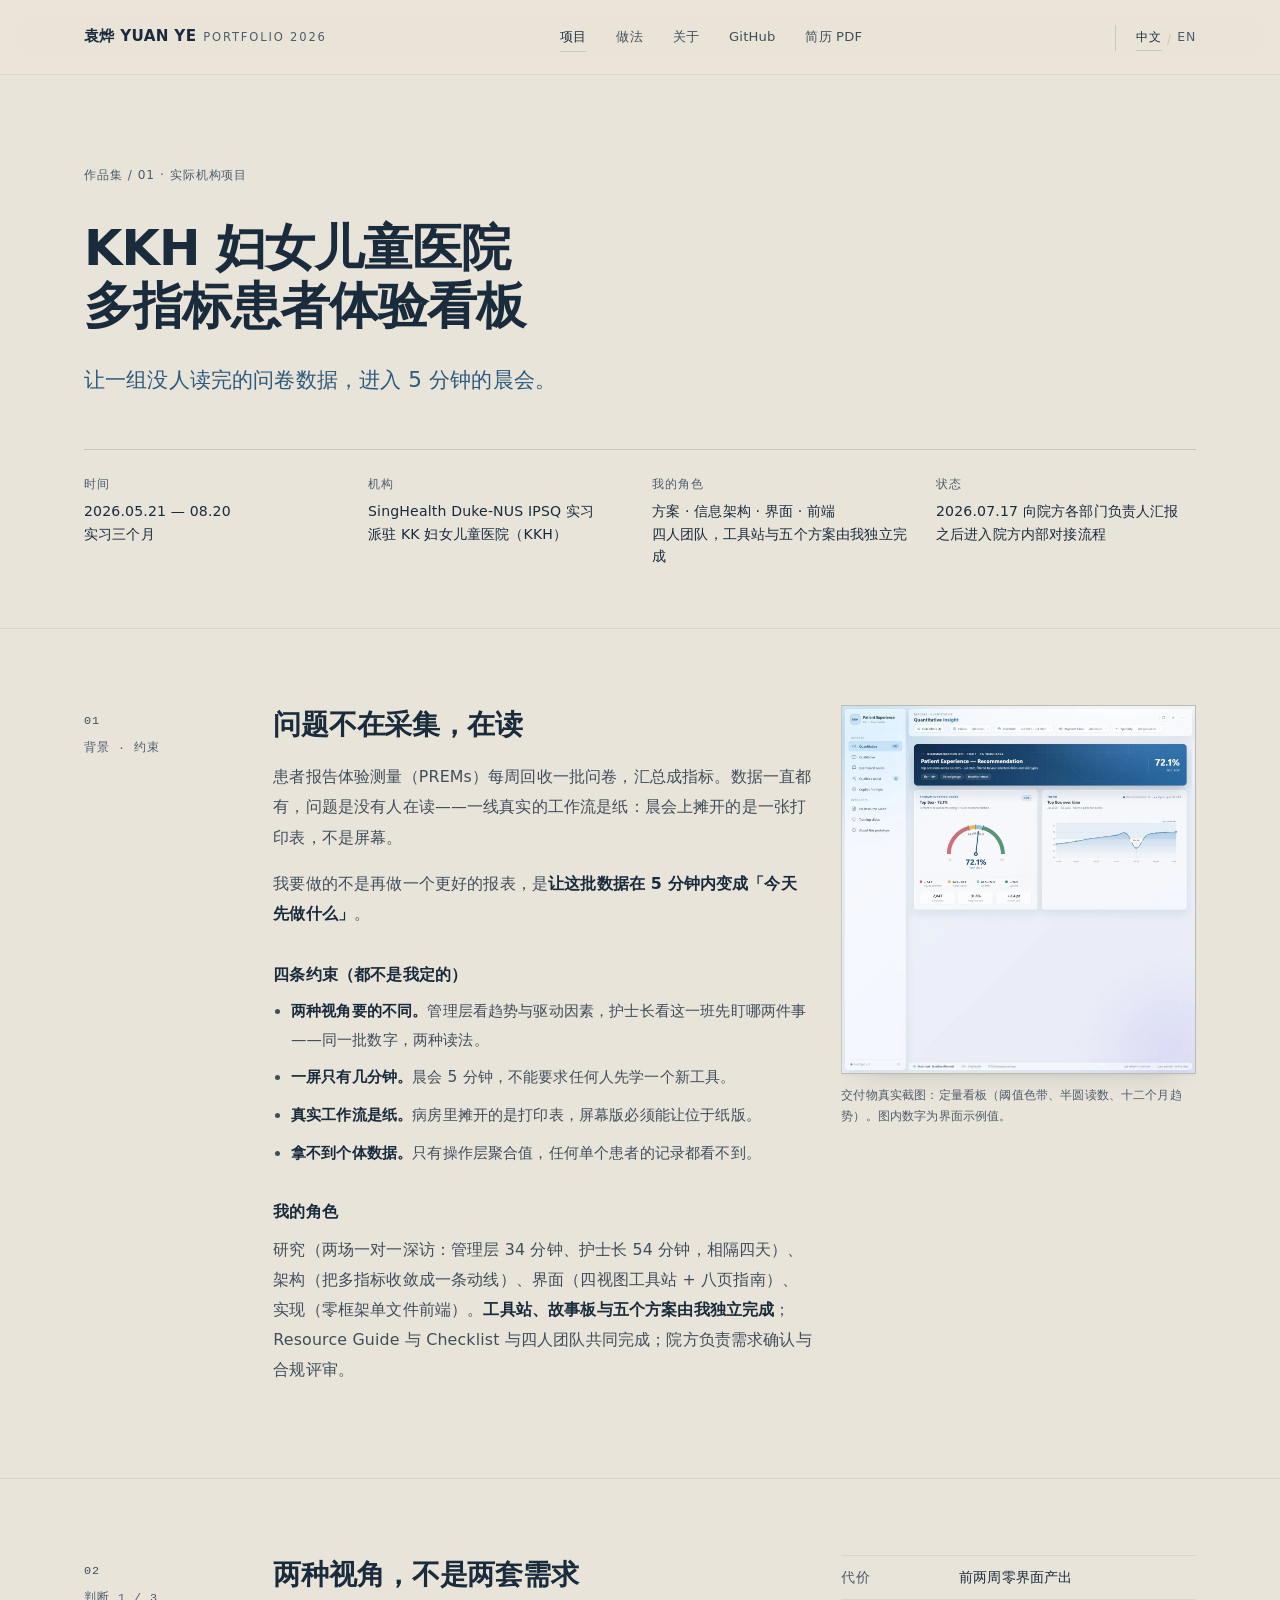
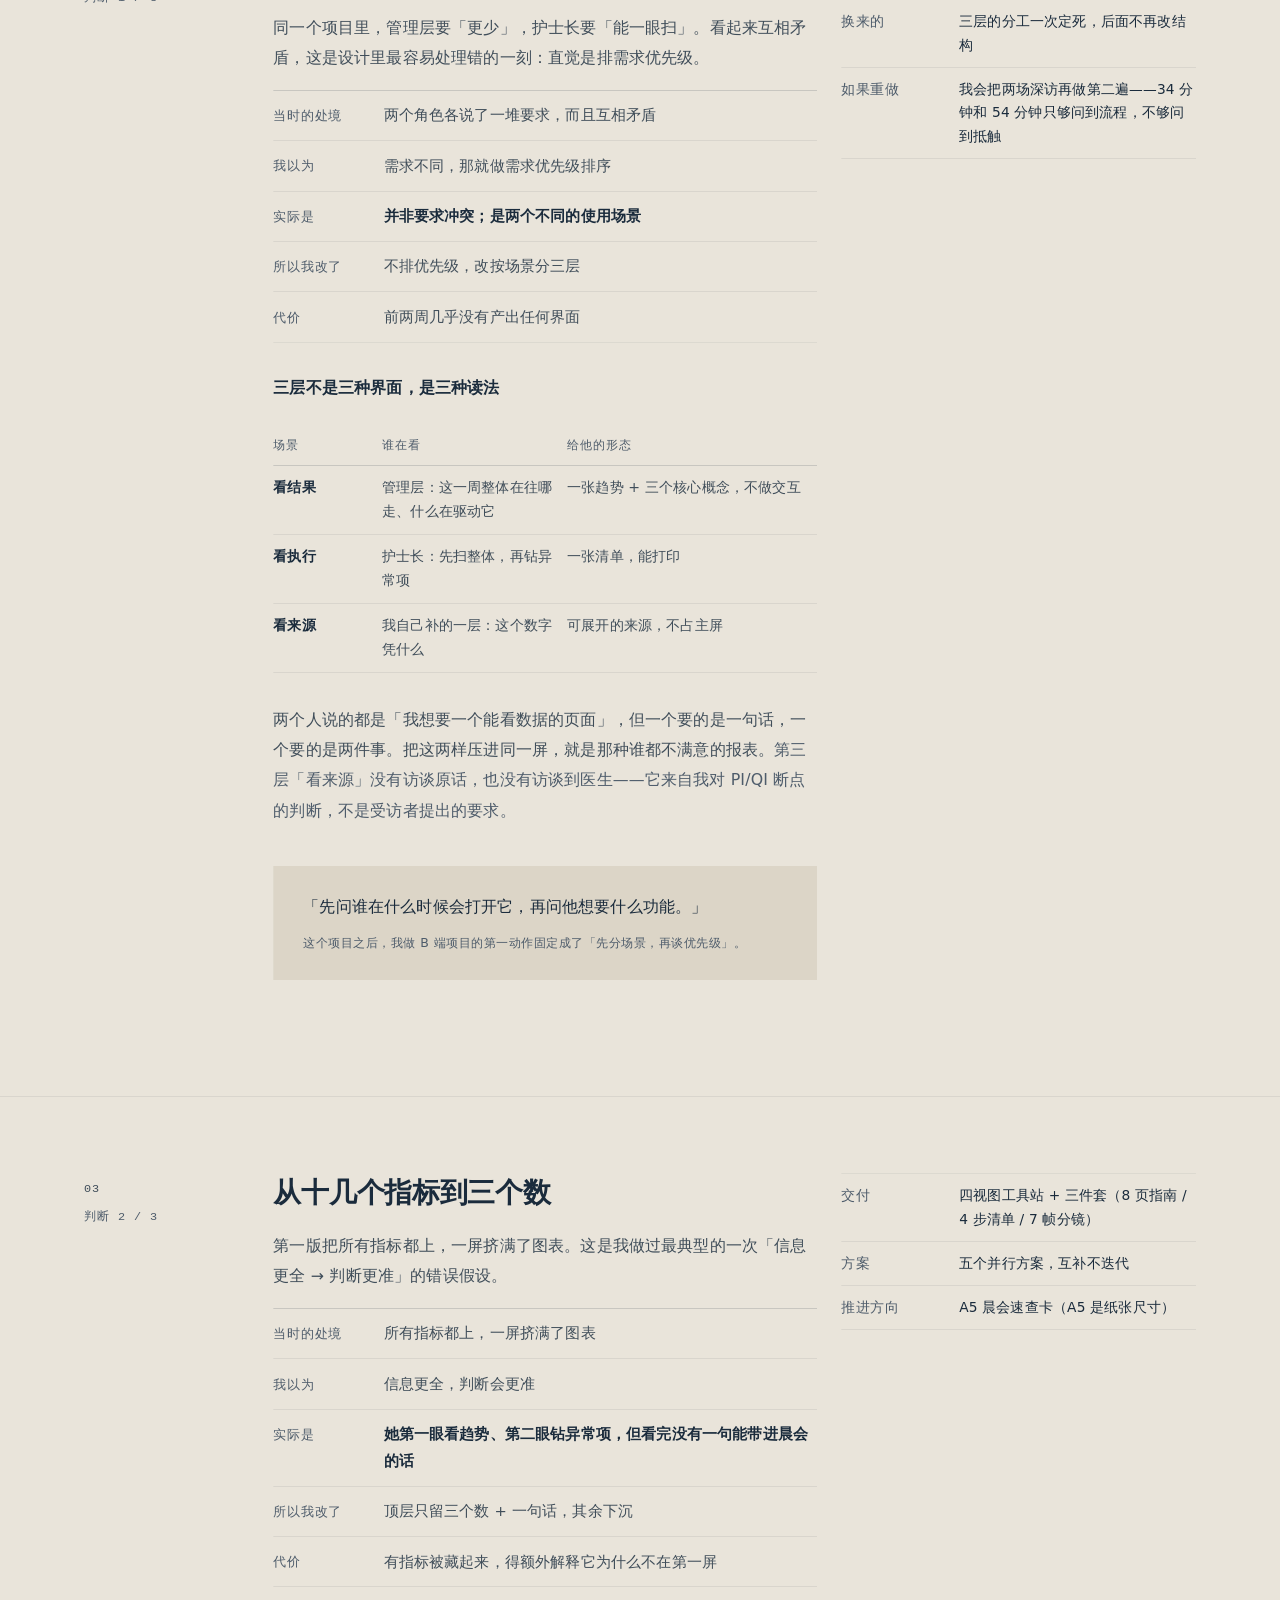
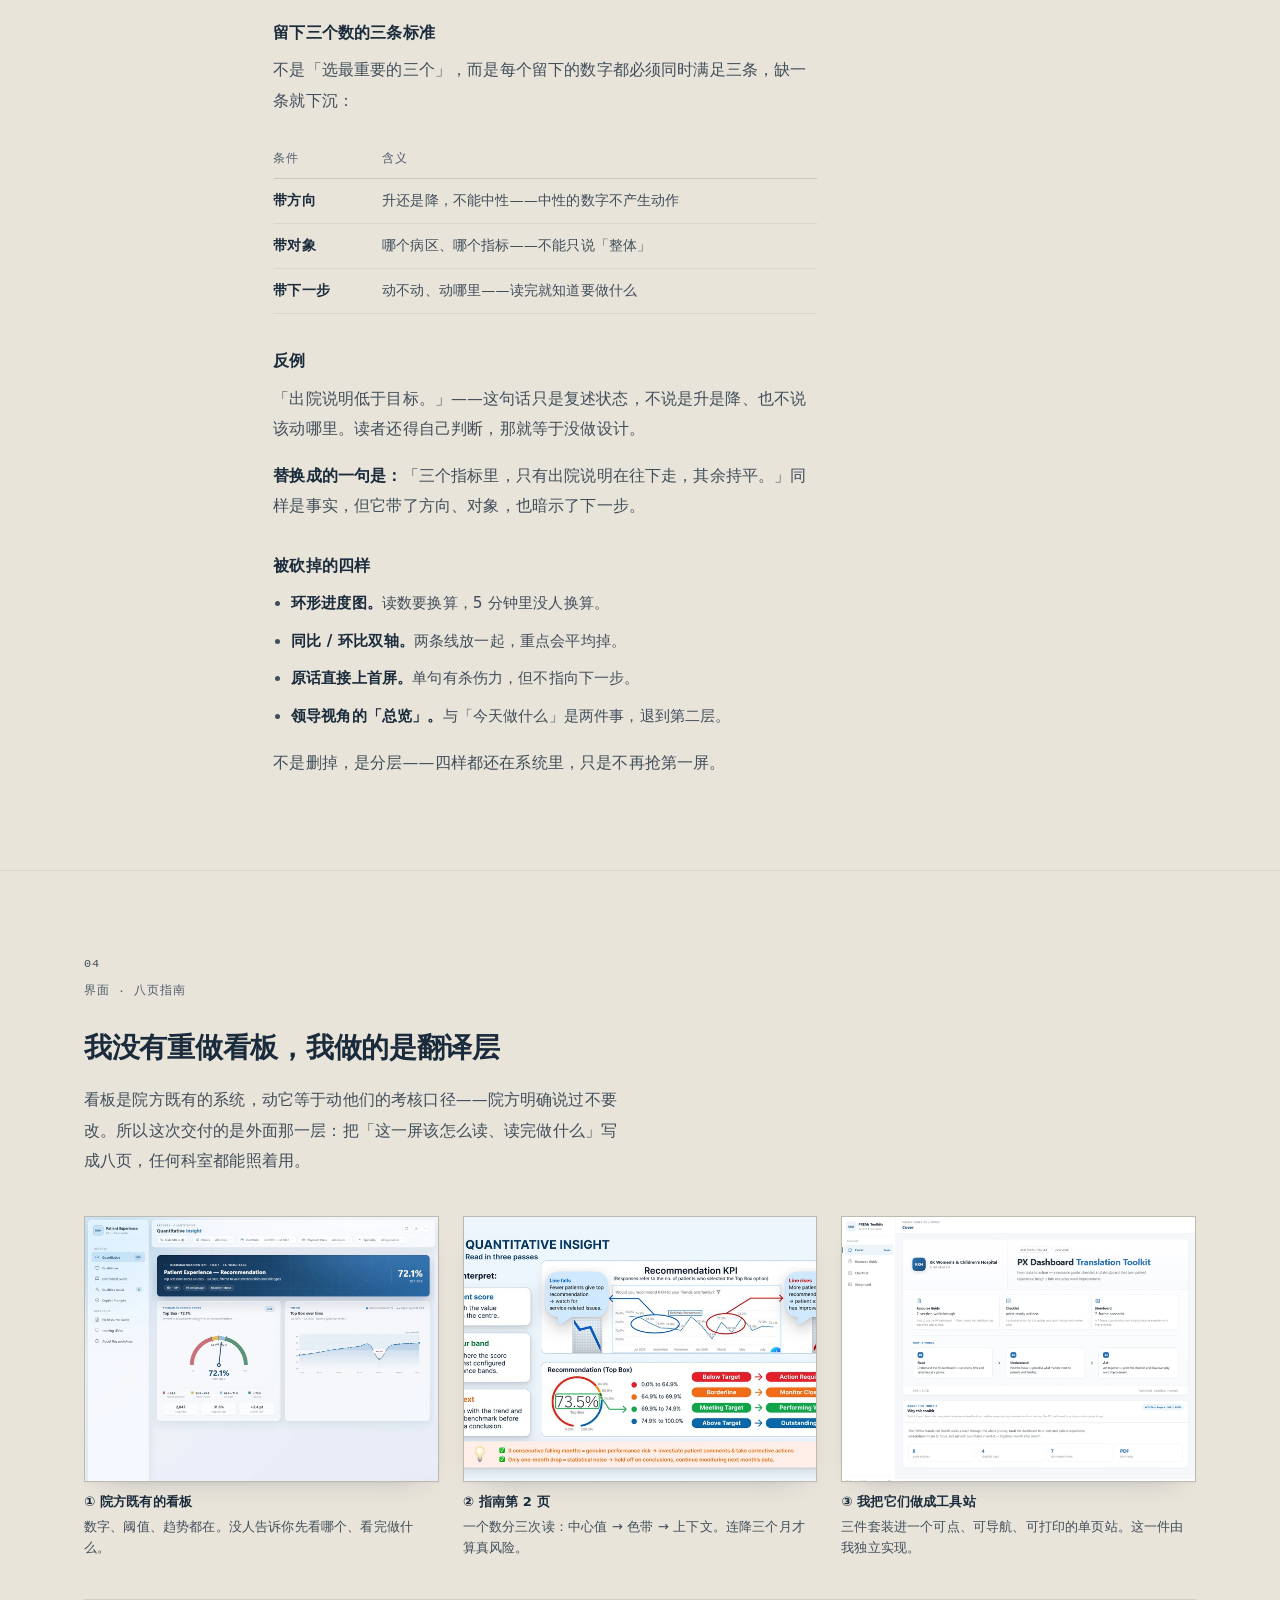
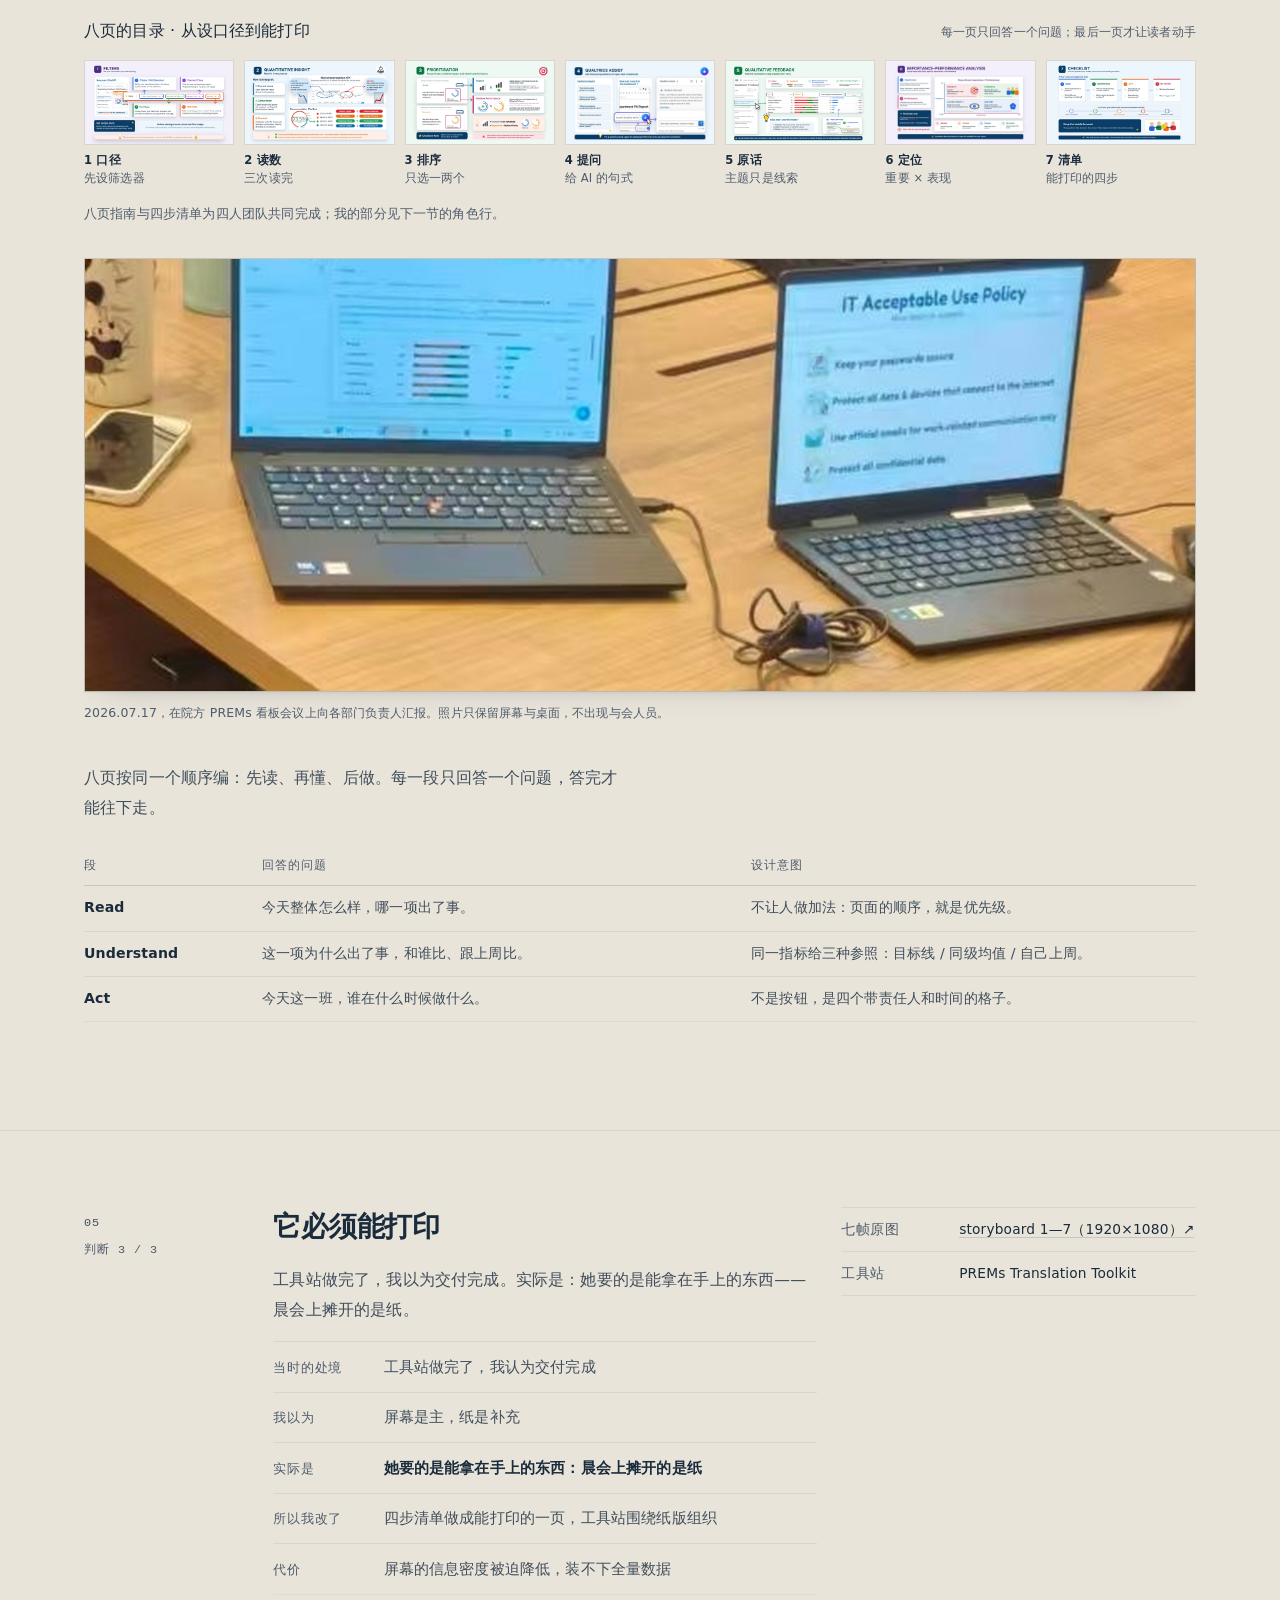
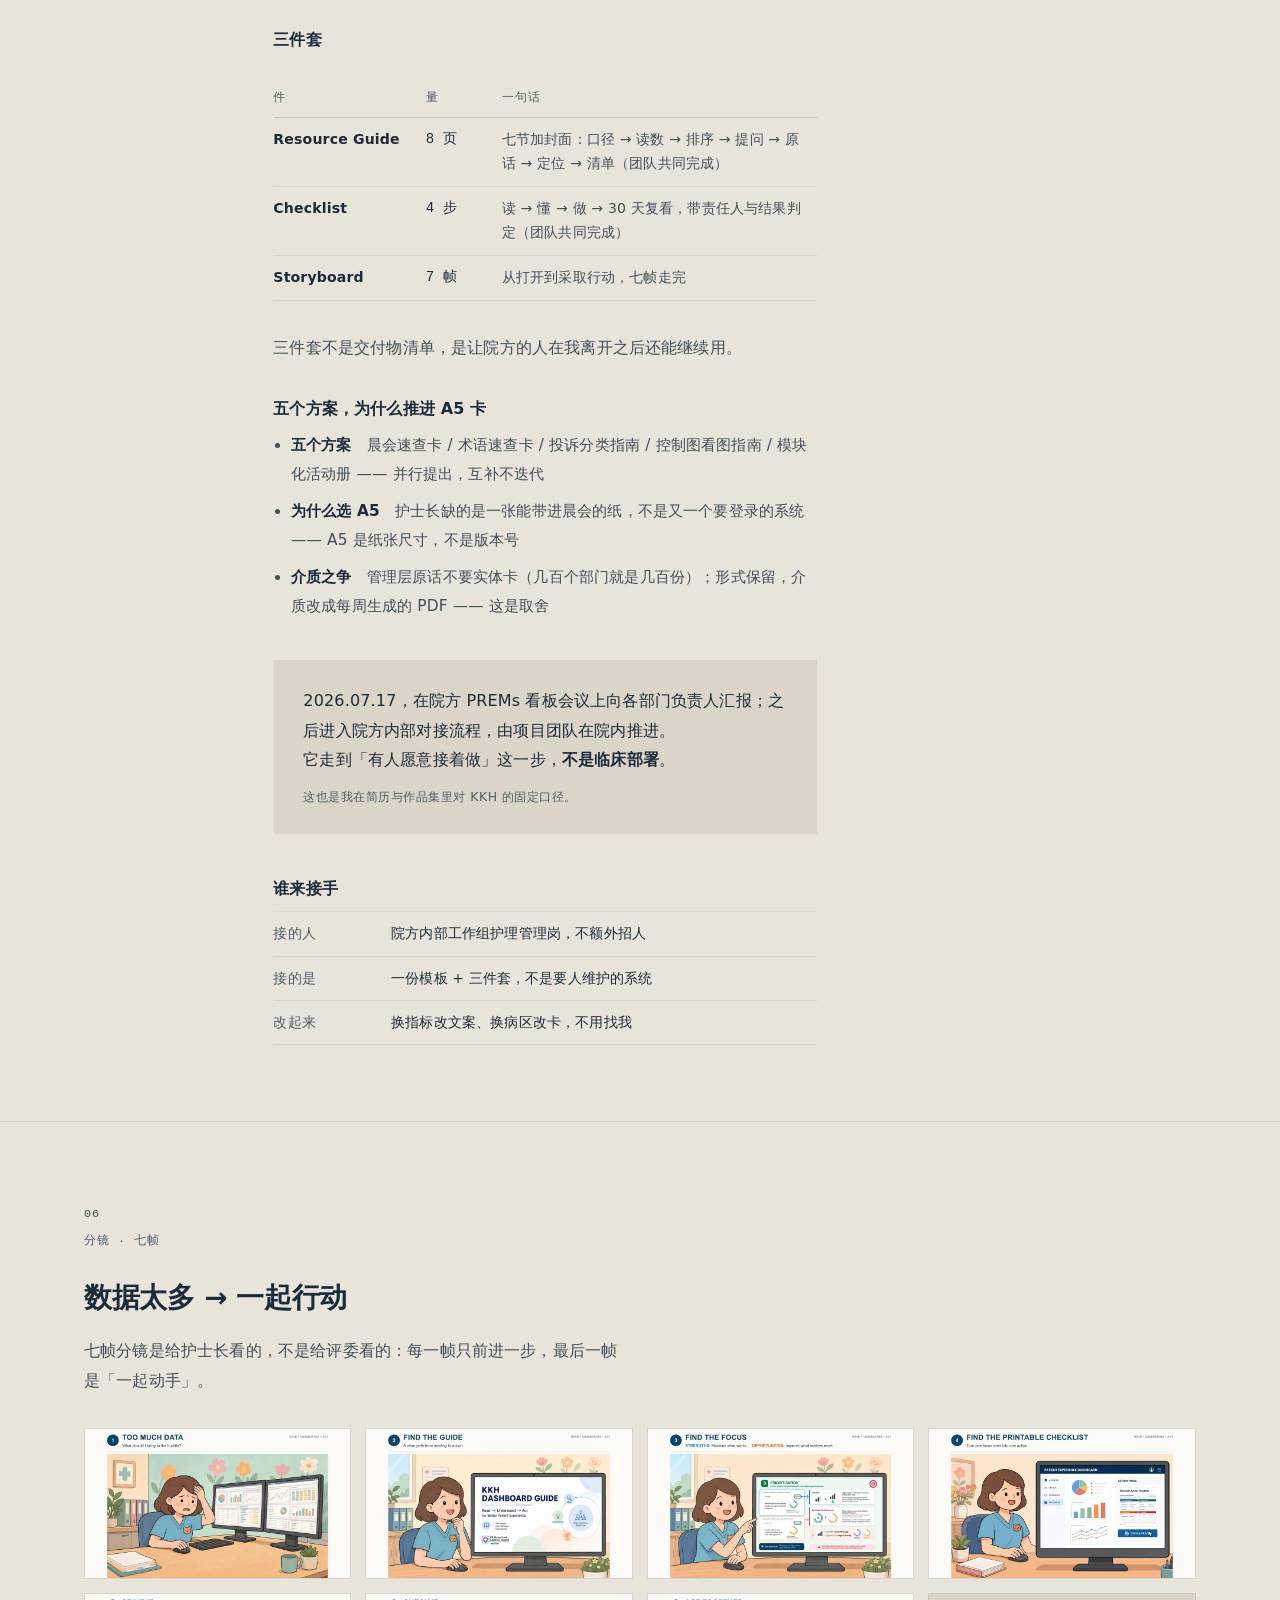
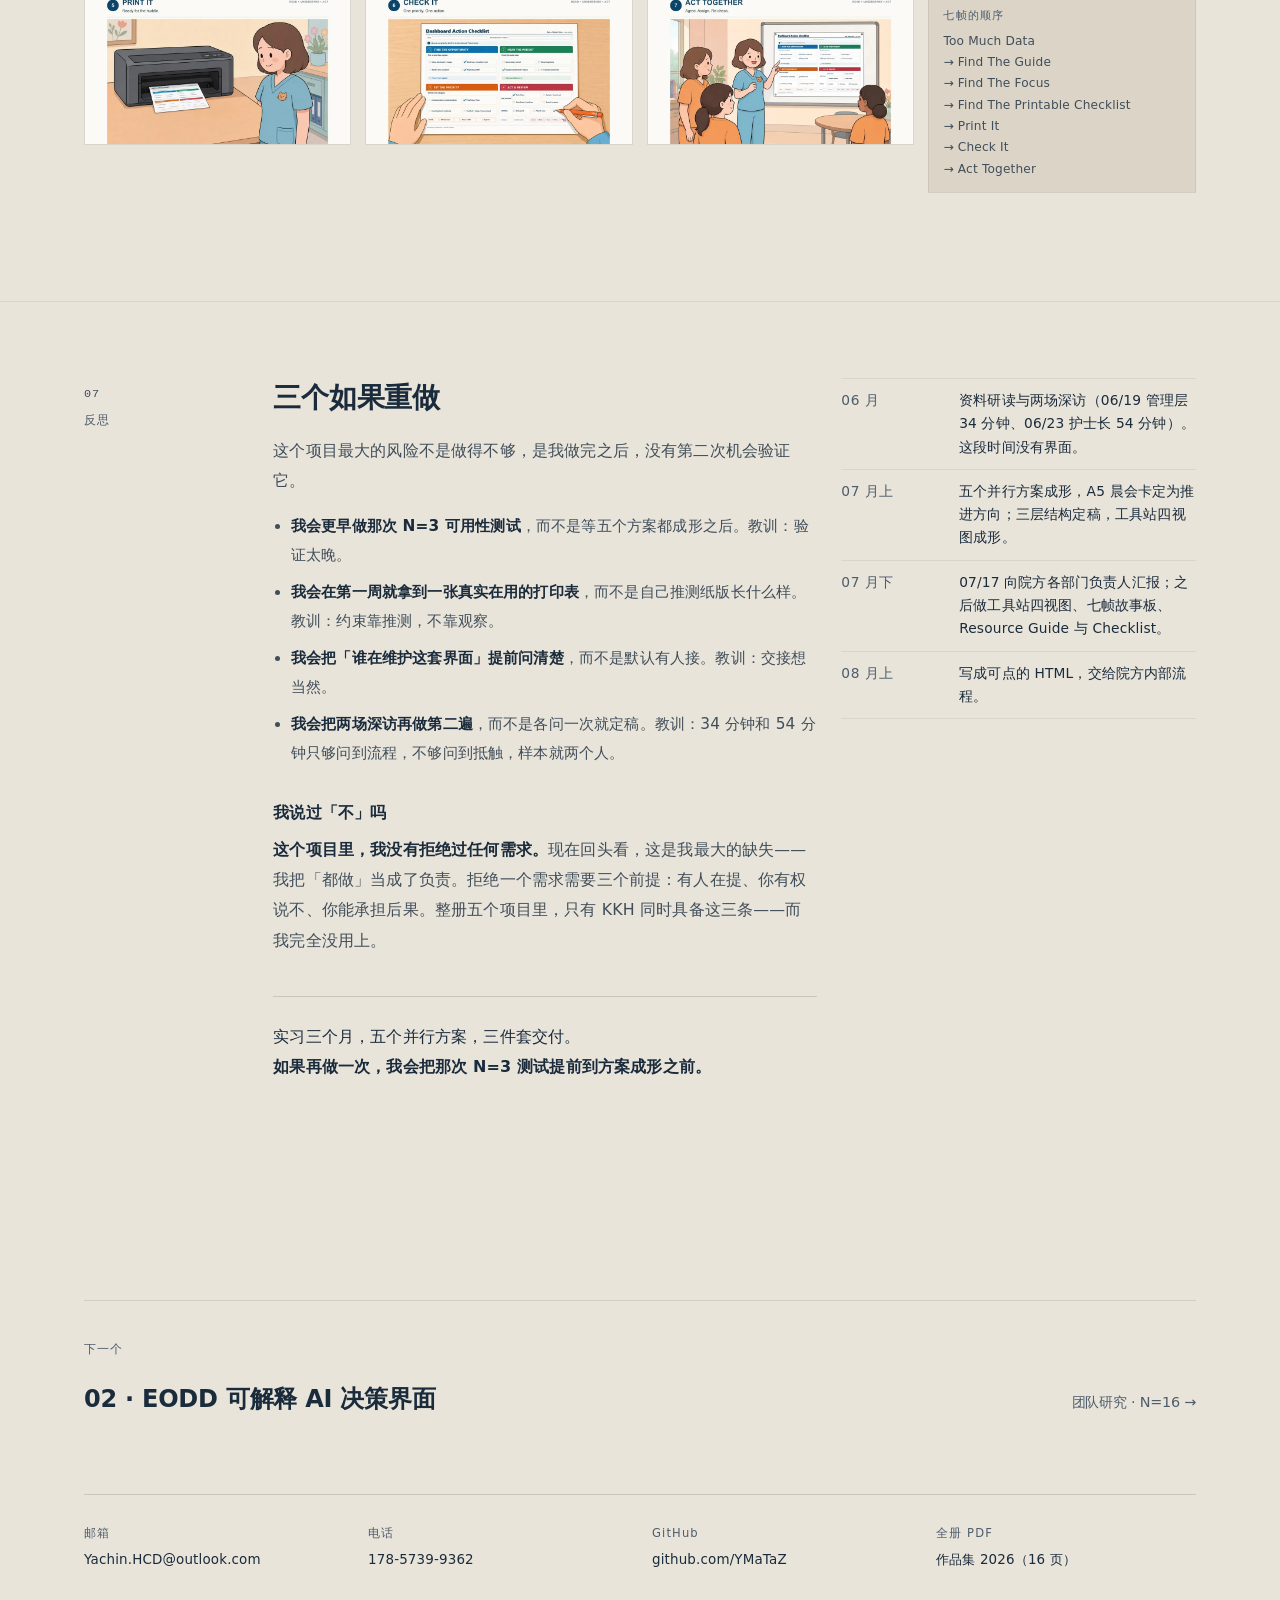
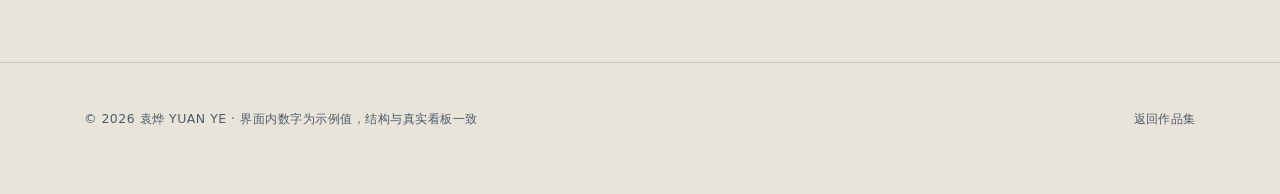
<file: work/kkh.html>
<!DOCTYPE html>
<html lang="zh-CN">
<head>
<meta charset="UTF-8">
<meta name="viewport" content="width=device-width, initial-scale=1">
<title>KKH 妇女儿童医院 · 多指标患者体验看板 — 袁烨</title>
<meta name="description" content="让一组没人读完的问卷数据，进入 5 分钟的晨会。KKH 妇女儿童医院患者体验看板：工具站与五个方案由我独立完成，Resource Guide 与 Checklist 与团队共同完成。">
<meta name="theme-color" content="#E9E4DA">
<meta property="og:type" content="article">
<meta property="og:title" content="KKH 妇女儿童医院 · 多指标患者体验看板">
<meta property="og:description" content="让一组没人读完的问卷数据，进入 5 分钟的晨会。">
<meta property="og:image" content="https://ymataz.github.io/assets/img/px-dashboard.webp">
<meta property="og:url" content="https://ymataz.github.io/work/kkh.html">
<meta property="og:site_name" content="袁烨 · 作品集 2026">
<meta name="twitter:card" content="summary_large_image">
<link rel="canonical" href="https://ymataz.github.io/work/kkh.html">
<link rel="alternate" hreflang="zh-CN" href="https://ymataz.github.io/work/kkh.html">
<link rel="alternate" hreflang="en" href="https://ymataz.github.io/en/work/kkh.html">
<link rel="alternate" hreflang="x-default" href="https://ymataz.github.io/work/kkh.html">
<link rel="icon" href="data:image/svg+xml,%3Csvg xmlns=%27http://www.w3.org/2000/svg%27 viewBox=%270 0 32 32%27%3E%3Crect width=%2732%27 height=%2732%27 fill=%27%23E9E4DA%27/%3E%3Cpath d=%27M7 8h3.2l5.8 9.2L21.8 8H25l-7.2 11.3V24h-3.4v-4.7z%27 fill=%27%231A2B3C%27/%3E%3Crect x=%2723%27 y=%2722%27 width=%272%27 height=%272%27 fill=%27%232C5A7C%27/%3E%3C/svg%3E">
<link rel="stylesheet" href="../assets/css/style.css">
<link rel="stylesheet" href="../assets/css/motion.css">
</head>
<body>

<div class="readbar" aria-hidden="true"></div>

<header class="site-head">
  <div class="wrap">
    <a class="mark" href="../index.html">袁烨 YUAN YE<span>Portfolio 2026</span></a>
    <nav class="site-nav" aria-label="主导航">
      <a href="../index.html#work" aria-current="page">项目</a>
      <a href="../index.html#how">做法</a>
      <a href="../index.html#about">关于</a>
      <a href="https://github.com/YMaTaZ" target="_blank" rel="noopener">GitHub</a>
      <a href="../assets/yuan-ye-resume-zh.pdf" target="_blank" rel="noopener">简历 PDF</a>
    </nav>
    <span class="lang" aria-label="语言 / Language"><a href="kkh.html" aria-current="true">中文</a><span class="sep">/</span><a href="../en/work/kkh.html">EN</a></span>
  </div>
</header>

<main>

  <div class="wrap">
    <div class="case-head">
      <p class="breadcrumb"><a href="../index.html">作品集</a> / 01 · 实际机构项目</p>
      <h1 class="case-title" data-reveal="mask">KKH 妇女儿童医院<br>多指标患者体验看板</h1>
      <p class="case-claim" data-reveal="up">让一组没人读完的问卷数据，进入 5 分钟的晨会。</p>

      <dl class="case-meta" data-reveal="up">
        <div><dt>时间</dt><dd>2026.05.21 — 08.20<br>实习三个月</dd></div>
        <div><dt>机构</dt><dd>SingHealth Duke-NUS IPSQ 实习<br>派驻 KK 妇女儿童医院（KKH）</dd></div>
        <div><dt>我的角色</dt><dd>方案 · 信息架构 · 界面 · 前端<br>四人团队，工具站与五个方案由我独立完成</dd></div>
        <div><dt>状态</dt><dd>2026.07.17 向院方各部门负责人汇报<br>之后进入院方内部对接流程</dd></div>
      </dl>
    </div>
  </div>

  <!-- ============ 背景与约束 ============ -->
  <section class="case-sec">
    <div class="wrap grid">
      <div class="rail" data-reveal="up"><span class="n">01</span>背景 · 约束</div>

      <div class="col-main">
        <h2 data-reveal="up">问题不在采集，在读</h2>
        <p>患者报告体验测量（PREMs）每周回收一批问卷，汇总成指标。数据一直都有，问题是没有人在读——一线真实的工作流是纸：晨会上摊开的是一张打印表，不是屏幕。</p>
        <p>我要做的不是再做一个更好的报表，是<strong>让这批数据在 5 分钟内变成「今天先做什么」</strong>。</p>

        <h3 data-reveal="up">四条约束（都不是我定的）</h3>
        <ul>
          <li><strong>两种视角要的不同。</strong>管理层看趋势与驱动因素，护士长看这一班先盯哪两件事——同一批数字，两种读法。</li>
          <li><strong>一屏只有几分钟。</strong>晨会 5 分钟，不能要求任何人先学一个新工具。</li>
          <li><strong>真实工作流是纸。</strong>病房里摊开的是打印表，屏幕版必须能让位于纸版。</li>
          <li><strong>拿不到个体数据。</strong>只有操作层聚合值，任何单个患者的记录都看不到。</li>
        </ul>

        <h3 data-reveal="up">我的角色</h3>
        <p>研究（两场一对一深访：管理层 34 分钟、护士长 54 分钟，相隔四天）、架构（把多指标收敛成一条动线）、界面（四视图工具站 + 八页指南）、实现（零框架单文件前端）。<strong>工具站、故事板与五个方案由我独立完成</strong>；Resource Guide 与 Checklist 与四人团队共同完成；院方负责需求确认与合规评审。</p>
      </div>

      <div class="col-side">
        <figure class="fig" data-reveal="mask" style="margin-top:0;">
          <img src="../assets/img/px-dashboard.webp" alt="定量看板：顶部为患者体验推荐度 72.1% 的读数卡，中部为阈值色带与半月读数表，下部为十二个月趋势图。" loading="lazy">
          <figcaption>交付物真实截图：定量看板（阈值色带、半圆读数、十二个月趋势）。图内数字为界面示例值。</figcaption>
        </figure>
      </div>
    </div>
  </section>

  <!-- ============ 判断一 ============ -->
  <section class="case-sec">
    <div class="wrap grid">
      <div class="rail" data-reveal="up"><span class="n">02</span>判断 1 / 3</div>

      <div class="col-main">
        <h2 data-reveal="up">两种视角，不是两套需求</h2>
        <p>同一个项目里，管理层要「更少」，护士长要「能一眼扫」。看起来互相矛盾，这是设计里最容易处理错的一刻：直觉是排需求优先级。</p>

        <div class="dec" data-reveal="up">
          <div class="row"><div class="k">当时的处境</div><div class="v">两个角色各说了一堆要求，而且互相矛盾</div></div>
          <div class="row"><div class="k">我以为</div><div class="v">需求不同，那就做需求优先级排序</div></div>
          <div class="row turn"><div class="k">实际是</div><div class="v">并非要求冲突；是两个不同的使用场景</div></div>
          <div class="row"><div class="k">所以我改了</div><div class="v">不排优先级，改按场景分三层</div></div>
          <div class="row"><div class="k">代价</div><div class="v">前两周几乎没有产出任何界面</div></div>
        </div>

        <h3 data-reveal="up">三层不是三种界面，是三种读法</h3>
        <table class="t" data-reveal="up">
          <thead><tr><th style="width:20%;">场景</th><th style="width:34%;">谁在看</th><th>给他的形态</th></tr></thead>
          <tbody>
            <tr><td>看结果</td><td>管理层：这一周整体在往哪走、什么在驱动它</td><td>一张趋势 + 三个核心概念，不做交互</td></tr>
            <tr><td>看执行</td><td>护士长：先扫整体，再钻异常项</td><td>一张清单，能打印</td></tr>
            <tr><td>看来源</td><td>我自己补的一层：这个数字凭什么</td><td>可展开的来源，不占主屏</td></tr>
          </tbody>
        </table>

        <p>两个人说的都是「我想要一个能看数据的页面」，但一个要的是一句话，一个要的是两件事。把这两样压进同一屏，就是那种谁都不满意的报表。<span class="dim">第三层「看来源」没有访谈原话，也没有访谈到医生——它来自我对 PI/QI 断点的判断，不是受访者提出的要求。</span></p>

        <div class="quote" data-reveal="up">
          「先问谁在什么时候会打开它，再问他想要什么功能。」
          <cite>这个项目之后，我做 B 端项目的第一动作固定成了「先分场景，再谈优先级」。</cite>
        </div>
      </div>

      <div class="col-side">
        <div class="kv" data-reveal="up">
          <div class="row"><div class="k">代价</div><div class="v">前两周零界面产出</div></div>
          <div class="row"><div class="k">换来的</div><div class="v">三层的分工一次定死，后面不再改结构</div></div>
          <div class="row"><div class="k">如果重做</div><div class="v">我会把两场深访再做第二遍——34 分钟和 54 分钟只够问到流程，不够问到抵触</div></div>
        </div>
      </div>
    </div>
  </section>

  <!-- ============ 判断二 ============ -->
  <section class="case-sec">
    <div class="wrap grid">
      <div class="rail" data-reveal="up"><span class="n">03</span>判断 2 / 3</div>

      <div class="col-main">
        <h2 data-reveal="up">从十几个指标到三个数</h2>
        <p>第一版把所有指标都上，一屏挤满了图表。这是我做过最典型的一次「信息更全 → 判断更准」的错误假设。</p>

        <div class="dec" data-reveal="up">
          <div class="row"><div class="k">当时的处境</div><div class="v">所有指标都上，一屏挤满了图表</div></div>
          <div class="row"><div class="k">我以为</div><div class="v">信息更全，判断会更准</div></div>
          <div class="row turn"><div class="k">实际是</div><div class="v">她第一眼看趋势、第二眼钻异常项，但看完没有一句能带进晨会的话</div></div>
          <div class="row"><div class="k">所以我改了</div><div class="v">顶层只留三个数 + 一句话，其余下沉</div></div>
          <div class="row"><div class="k">代价</div><div class="v">有指标被藏起来，得额外解释它为什么不在第一屏</div></div>
        </div>

        <h3 data-reveal="up">留下三个数的三条标准</h3>
        <p>不是「选最重要的三个」，而是每个留下的数字都必须同时满足三条，缺一条就下沉：</p>
        <table class="t" data-reveal="up">
          <thead><tr><th style="width:20%;">条件</th><th>含义</th></tr></thead>
          <tbody>
            <tr><td>带方向</td><td>升还是降，不能中性——中性的数字不产生动作</td></tr>
            <tr><td>带对象</td><td>哪个病区、哪个指标——不能只说「整体」</td></tr>
            <tr><td>带下一步</td><td>动不动、动哪里——读完就知道要做什么</td></tr>
          </tbody>
        </table>

        <h3 data-reveal="up">反例</h3>
        <p>「出院说明低于目标。」——这句话只是复述状态，不说是升是降、也不说该动哪里。读者还得自己判断，那就等于没做设计。</p>
        <p><strong>替换成的一句是：</strong>「三个指标里，只有出院说明在往下走，其余持平。」同样是事实，但它带了方向、对象，也暗示了下一步。</p>

        <h3 data-reveal="up">被砍掉的四样</h3>
        <ul>
          <li><strong>环形进度图。</strong>读数要换算，5 分钟里没人换算。</li>
          <li><strong>同比 / 环比双轴。</strong>两条线放一起，重点会平均掉。</li>
          <li><strong>原话直接上首屏。</strong>单句有杀伤力，但不指向下一步。</li>
          <li><strong>领导视角的「总览」。</strong>与「今天做什么」是两件事，退到第二层。</li>
        </ul>
        <p>不是删掉，是分层——四样都还在系统里，只是不再抢第一屏。</p>
      </div>

      <div class="col-side">
        <div class="kv" data-reveal="up">
          <div class="row"><div class="k">交付</div><div class="v">四视图工具站 + 三件套（8 页指南 / 4 步清单 / 7 帧分镜）</div></div>
          <div class="row"><div class="k">方案</div><div class="v">五个并行方案，互补不迭代</div></div>
          <div class="row"><div class="k">推进方向</div><div class="v">A5 晨会速查卡（A5 是纸张尺寸）</div></div>
        </div>
      </div>
    </div>
  </section>

  <!-- ============ 八页指南 ============ -->
  <section class="case-sec">
    <div class="wrap grid">
      <div class="rail" data-reveal="up"><span class="n">04</span>界面 · 八页指南</div>
      <div class="col-wide">
        <h2 data-reveal="up">我没有重做看板，我做的是翻译层</h2>
        <p>看板是院方既有的系统，动它等于动他们的考核口径——院方明确说过不要改。所以这次交付的是外面那一层：把「这一屏该怎么读、读完做什么」写成八页，任何科室都能照着用。</p>

        <div class="screens" data-reveal="up">
          <figure>
            <img src="../assets/img/px-dashboard.webp" alt="院方既有看板：患者体验推荐度 72.1% 的读数卡、阈值色带与十二个月趋势。" loading="lazy">
            <figcaption><span class="sn">① 院方既有的看板</span>数字、阈值、趋势都在。没人告诉你先看哪个、看完做什么。</figcaption>
          </figure>
          <figure>
            <img src="../assets/img/guide/rg2-quant.jpg" alt="指南第 2 页：一个数分三次读，中心值、色带、上下文。" loading="lazy">
            <figcaption><span class="sn">② 指南第 2 页</span>一个数分三次读：中心值 → 色带 → 上下文。连降三个月才算真风险。</figcaption>
          </figure>
          <figure>
            <img src="../assets/img/prems-site.webp" alt="工具站入口页：Cover / Resource Guide / Checklist / Storyboard 四个视图。" loading="lazy">
            <figcaption><span class="sn">③ 我把它们做成工具站</span>三件套装进一个可点、可导航、可打印的单页站。这一件由我独立实现。</figcaption>
          </figure>
        </div>

        <div data-reveal="up" style="margin:clamp(22px,3vw,34px) 0 0;">
          <div style="display:flex; justify-content:space-between; align-items:baseline; gap:16px; flex-wrap:wrap; border-top:1px solid var(--line); padding-top:16px;">
            <div class="eyebrow" style="margin:0;">八页的目录 · 从设口径到能打印</div>
            <div style="font-size:.78rem; color:var(--faint);">每一页只回答一个问题；最后一页才让读者动手</div>
          </div>
          <div class="guide-strip">
            <figure style="margin:0;"><img src="../assets/img/guide/rg1-filters.jpg" alt="指南第 1 页：四个筛选器与误读风险。" loading="lazy" style="width:100%;border:1px solid var(--line2);"><figcaption style="margin-top:.5em;font-size:.72rem;line-height:1.6;">1 口径<br><span style="color:var(--faint);">先设筛选器</span></figcaption></figure>
            <figure style="margin:0;"><img src="../assets/img/guide/rg2-quant.jpg" alt="指南第 2 页：一个数三次读完。" loading="lazy" style="width:100%;border:1px solid var(--line2);"><figcaption style="margin-top:.5em;font-size:.72rem;line-height:1.6;">2 读数<br><span style="color:var(--faint);">三次读完</span></figcaption></figure>
            <figure style="margin:0;"><img src="../assets/img/guide/rg3-priority.jpg" alt="指南第 3 页：影响 × 相对表现，只选一两个焦点。" loading="lazy" style="width:100%;border:1px solid var(--line2);"><figcaption style="margin-top:.5em;font-size:.72rem;line-height:1.6;">3 排序<br><span style="color:var(--faint);">只选一两个</span></figcaption></figure>
            <figure style="margin:0;"><img src="../assets/img/guide/rg4-prompts.jpg" alt="指南第 4 页：给 Qualtrics Assist 的提示词。" loading="lazy" style="width:100%;border:1px solid var(--line2);"><figcaption style="margin-top:.5em;font-size:.72rem;line-height:1.6;">4 提问<br><span style="color:var(--faint);">给 AI 的句式</span></figcaption></figure>
            <figure style="margin:0;"><img src="../assets/img/guide/rg5-qual.jpg" alt="指南第 5 页：患者原话主题只是线索，要读原始评论。" loading="lazy" style="width:100%;border:1px solid var(--line2);"><figcaption style="margin-top:.5em;font-size:.72rem;line-height:1.6;">5 原话<br><span style="color:var(--faint);">主题只是线索</span></figcaption></figure>
            <figure style="margin:0;"><img src="../assets/img/guide/rg6-ipa.jpg" alt="指南第 6 页：重要度 × 表现四象限。" loading="lazy" style="width:100%;border:1px solid var(--line2);"><figcaption style="margin-top:.5em;font-size:.72rem;line-height:1.6;">6 定位<br><span style="color:var(--faint);">重要 × 表现</span></figcaption></figure>
            <figure style="margin:0;"><img src="../assets/img/guide/rg7-checklist.jpg" alt="指南第 7 页：能打印的四步清单。" loading="lazy" style="width:100%;border:1px solid var(--line2);"><figcaption style="margin-top:.5em;font-size:.72rem;line-height:1.6;">7 清单<br><span style="color:var(--faint);">能打印的四步</span></figcaption></figure>
          </div>
          <p style="margin:14px 0 0; font-size:.8rem; color:var(--faint);">八页指南与四步清单为四人团队共同完成；我的部分见下一节的角色行。</p>
        </div>

        <figure class="fig" data-reveal="up" style="margin-top:clamp(20px,3vw,32px);">
          <img src="../assets/img/meeting.jpg" alt="2026 年 7 月 17 日院方看板会议现场：两台笔记本打开 PREMs 看板，桌上摊着资料。" loading="lazy">
          <figcaption>2026.07.17，在院方 PREMs 看板会议上向各部门负责人汇报。照片只保留屏幕与桌面，不出现与会人员。</figcaption>
        </figure>

        <p style="margin-top:clamp(22px,3vw,34px);">八页按同一个顺序编：先读、再懂、后做。每一段只回答一个问题，答完才能往下走。</p>
        <table class="t" data-reveal="up">
          <thead><tr><th style="width:16%;">段</th><th style="width:44%;">回答的问题</th><th>设计意图</th></tr></thead>
          <tbody>
            <tr><td>Read</td><td>今天整体怎么样，哪一项出了事。</td><td>不让人做加法：页面的顺序，就是优先级。</td></tr>
            <tr><td>Understand</td><td>这一项为什么出了事，和谁比、跟上周比。</td><td>同一指标给三种参照：目标线 / 同级均值 / 自己上周。</td></tr>
            <tr><td>Act</td><td>今天这一班，谁在什么时候做什么。</td><td>不是按钮，是四个带责任人和时间的格子。</td></tr>
          </tbody>
        </table>
      </div>
    </div>
  </section>

  <!-- ============ 判断三 ============ -->
  <section class="case-sec">
    <div class="wrap grid">
      <div class="rail" data-reveal="up"><span class="n">05</span>判断 3 / 3</div>

      <div class="col-main">
        <h2 data-reveal="up">它必须能打印</h2>
        <p>工具站做完了，我以为交付完成。实际是：她要的是能拿在手上的东西——晨会上摊开的是纸。</p>

        <div class="dec" data-reveal="up">
          <div class="row"><div class="k">当时的处境</div><div class="v">工具站做完了，我认为交付完成</div></div>
          <div class="row"><div class="k">我以为</div><div class="v">屏幕是主，纸是补充</div></div>
          <div class="row turn"><div class="k">实际是</div><div class="v">她要的是能拿在手上的东西：晨会上摊开的是纸</div></div>
          <div class="row"><div class="k">所以我改了</div><div class="v">四步清单做成能打印的一页，工具站围绕纸版组织</div></div>
          <div class="row"><div class="k">代价</div><div class="v">屏幕的信息密度被迫降低，装不下全量数据</div></div>
        </div>

        <h3 data-reveal="up">三件套</h3>
        <table class="t" data-reveal="up">
          <thead><tr><th style="width:28%;">件</th><th style="width:14%;">量</th><th>一句话</th></tr></thead>
          <tbody>
            <tr><td>Resource Guide</td><td class="n">8 页</td><td>七节加封面：口径 → 读数 → 排序 → 提问 → 原话 → 定位 → 清单（团队共同完成）</td></tr>
            <tr><td>Checklist</td><td class="n">4 步</td><td>读 → 懂 → 做 → 30 天复看，带责任人与结果判定（团队共同完成）</td></tr>
            <tr><td>Storyboard</td><td class="n">7 帧</td><td>从打开到采取行动，七帧走完</td></tr>
          </tbody>
        </table>
        <p>三件套不是交付物清单，是让院方的人在我离开之后还能继续用。</p>

        <h3 data-reveal="up">五个方案，为什么推进 A5 卡</h3>
        <ul>
          <li><strong>五个方案</strong>　晨会速查卡 / 术语速查卡 / 投诉分类指南 / 控制图看图指南 / 模块化活动册 —— 并行提出，互补不迭代</li>
          <li><strong>为什么选 A5</strong>　护士长缺的是一张能带进晨会的纸，不是又一个要登录的系统 —— A5 是纸张尺寸，不是版本号</li>
          <li><strong>介质之争</strong>　管理层原话不要实体卡（几百个部门就是几百份）；形式保留，介质改成每周生成的 PDF —— 这是取舍</li>
        </ul>

        <div class="quote" data-reveal="up">
          2026.07.17，在院方 PREMs 看板会议上向各部门负责人汇报；之后进入院方内部对接流程，由项目团队在院内推进。<br>
          它走到「有人愿意接着做」这一步，<strong>不是临床部署</strong>。
          <cite>这也是我在简历与作品集里对 KKH 的固定口径。</cite>
        </div>

        <h3 data-reveal="up">谁来接手</h3>
        <div class="kv" data-reveal="up">
          <div class="row"><div class="k">接的人</div><div class="v">院方内部工作组护理管理岗，不额外招人</div></div>
          <div class="row"><div class="k">接的是</div><div class="v">一份模板 + 三件套，不是要人维护的系统</div></div>
          <div class="row"><div class="k">改起来</div><div class="v">换指标改文案、换病区改卡，不用找我</div></div>
        </div>
      </div>

      <div class="col-side">
        <div class="kv" data-reveal="up">
          <div class="row"><div class="k">七帧原图</div><div class="v"><a href="https://ymataz.github.io/assets/kkh-storyboard/1.jpg" target="_blank" rel="noopener">storyboard 1—7（1920×1080）↗</a></div></div>
          <div class="row"><div class="k">工具站</div><div class="v">PREMs Translation Toolkit</div></div>
        </div>
      </div>
    </div>
  </section>

  <!-- ============ 分镜 ============ -->
  <section class="case-sec">
    <div class="wrap grid">
      <div class="rail" data-reveal="up"><span class="n">06</span>分镜 · 七帧</div>
      <div class="col-wide">
        <h2 data-reveal="up">数据太多 → 一起行动</h2>
        <p>七帧分镜是给护士长看的，不是给评委看的：每一帧只前进一步，最后一帧是「一起动手」。</p>
        <div class="fig-grid" data-reveal="up">
          <img src="../assets/img/storyboard-1.webp" alt="第 1 帧：太多数据。" loading="lazy">
          <img src="../assets/img/storyboard-2.webp" alt="第 2 帧：找到指南。" loading="lazy">
          <img src="../assets/img/storyboard-3.webp" alt="第 3 帧：找到焦点。" loading="lazy">
          <img src="../assets/img/storyboard-4.webp" alt="第 4 帧：找到可打印清单。" loading="lazy">
          <img src="../assets/img/storyboard-5.webp" alt="第 5 帧：打印出来。" loading="lazy">
          <img src="../assets/img/storyboard-6.webp" alt="第 6 帧：逐项核对。" loading="lazy">
          <img src="../assets/img/storyboard-7.webp" alt="第 7 帧：一起行动。" loading="lazy">
          <div class="cap-cell">
            <span class="k">七帧的顺序</span>
            Too Much Data<br>→ Find The Guide<br>→ Find The Focus<br>→ Find The Printable Checklist<br>→ Print It<br>→ Check It<br>→ Act Together
          </div>
        </div>
      </div>
    </div>
  </section>

  <!-- ============ 反思 ============ -->
  <section class="case-sec">
    <div class="wrap grid">
      <div class="rail" data-reveal="up"><span class="n">07</span>反思</div>

      <div class="col-main">
        <h2 data-reveal="up">三个如果重做</h2>
        <p>这个项目最大的风险不是做得不够，是我做完之后，没有第二次机会验证它。</p>
        <ul>
          <li><strong>我会更早做那次 N=3 可用性测试</strong>，而不是等五个方案都成形之后。教训：验证太晚。</li>
          <li><strong>我会在第一周就拿到一张真实在用的打印表</strong>，而不是自己推测纸版长什么样。教训：约束靠推测，不靠观察。</li>
          <li><strong>我会把「谁在维护这套界面」提前问清楚</strong>，而不是默认有人接。教训：交接想当然。</li>
          <li><strong>我会把两场深访再做第二遍</strong>，而不是各问一次就定稿。教训：34 分钟和 54 分钟只够问到流程，不够问到抵触，样本就两个人。</li>
        </ul>

        <h3 data-reveal="up">我说过「不」吗</h3>
        <p><strong>这个项目里，我没有拒绝过任何需求。</strong>现在回头看，这是我最大的缺失——我把「都做」当成了负责。拒绝一个需求需要三个前提：有人在提、你有权说不、你能承担后果。整册五个项目里，只有 KKH 同时具备这三条——而我完全没用上。</p>

        <div class="quote" style="border-top:1px solid var(--line);padding-top:1.6em;background:none;padding-left:0;padding-right:0;">
          实习三个月，五个并行方案，三件套交付。<br>
          <strong>如果再做一次，我会把那次 N=3 测试提前到方案成形之前。</strong>
        </div>
      </div>

      <div class="col-side">
        <div class="kv" data-reveal="up">
          <div class="row"><div class="k">06 月</div><div class="v">资料研读与两场深访（06/19 管理层 34 分钟、06/23 护士长 54 分钟）。这段时间没有界面。</div></div>
          <div class="row"><div class="k">07 月上</div><div class="v">五个并行方案成形，A5 晨会卡定为推进方向；三层结构定稿，工具站四视图成形。</div></div>
          <div class="row"><div class="k">07 月下</div><div class="v">07/17 向院方各部门负责人汇报；之后做工具站四视图、七帧故事板、Resource Guide 与 Checklist。</div></div>
          <div class="row"><div class="k">08 月上</div><div class="v">写成可点的 HTML，交给院方内部流程。</div></div>
        </div>
      </div>
    </div>
  </section>

  <div class="wrap">
    <div class="next" data-reveal="up">
      <span class="lbl">下一个</span>
      <a href="eodd.html">02 · EODD 可解释 AI 决策界面 <span>团队研究 · N=16 →</span></a>
    </div>

    <div class="contact-band" data-reveal="up">
      <div><span>邮箱</span><a href="mailto:Yachin.HCD@outlook.com">Yachin.HCD@outlook.com</a></div>
      <div><span>电话</span><a href="tel:+8617857399362">178-5739-9362</a></div>
      <div><span>GitHub</span><a href="https://github.com/YMaTaZ" target="_blank" rel="noopener">github.com/YMaTaZ</a></div>
      <div><span>全册 PDF</span><a href="../assets/portfolio-2026.pdf" target="_blank" rel="noopener">作品集 2026（16 页）</a></div>
    </div>
  </div>

</main>

<footer class="site-foot">
  <div class="wrap">
    <span>© 2026 袁烨 YUAN YE · 界面内数字为示例值，结构与真实看板一致</span>
    <span><a href="../index.html">返回作品集</a></span>
  </div>
</footer>

<script src="../assets/js/motion.js" defer></script>
</body>
</html>
</file>
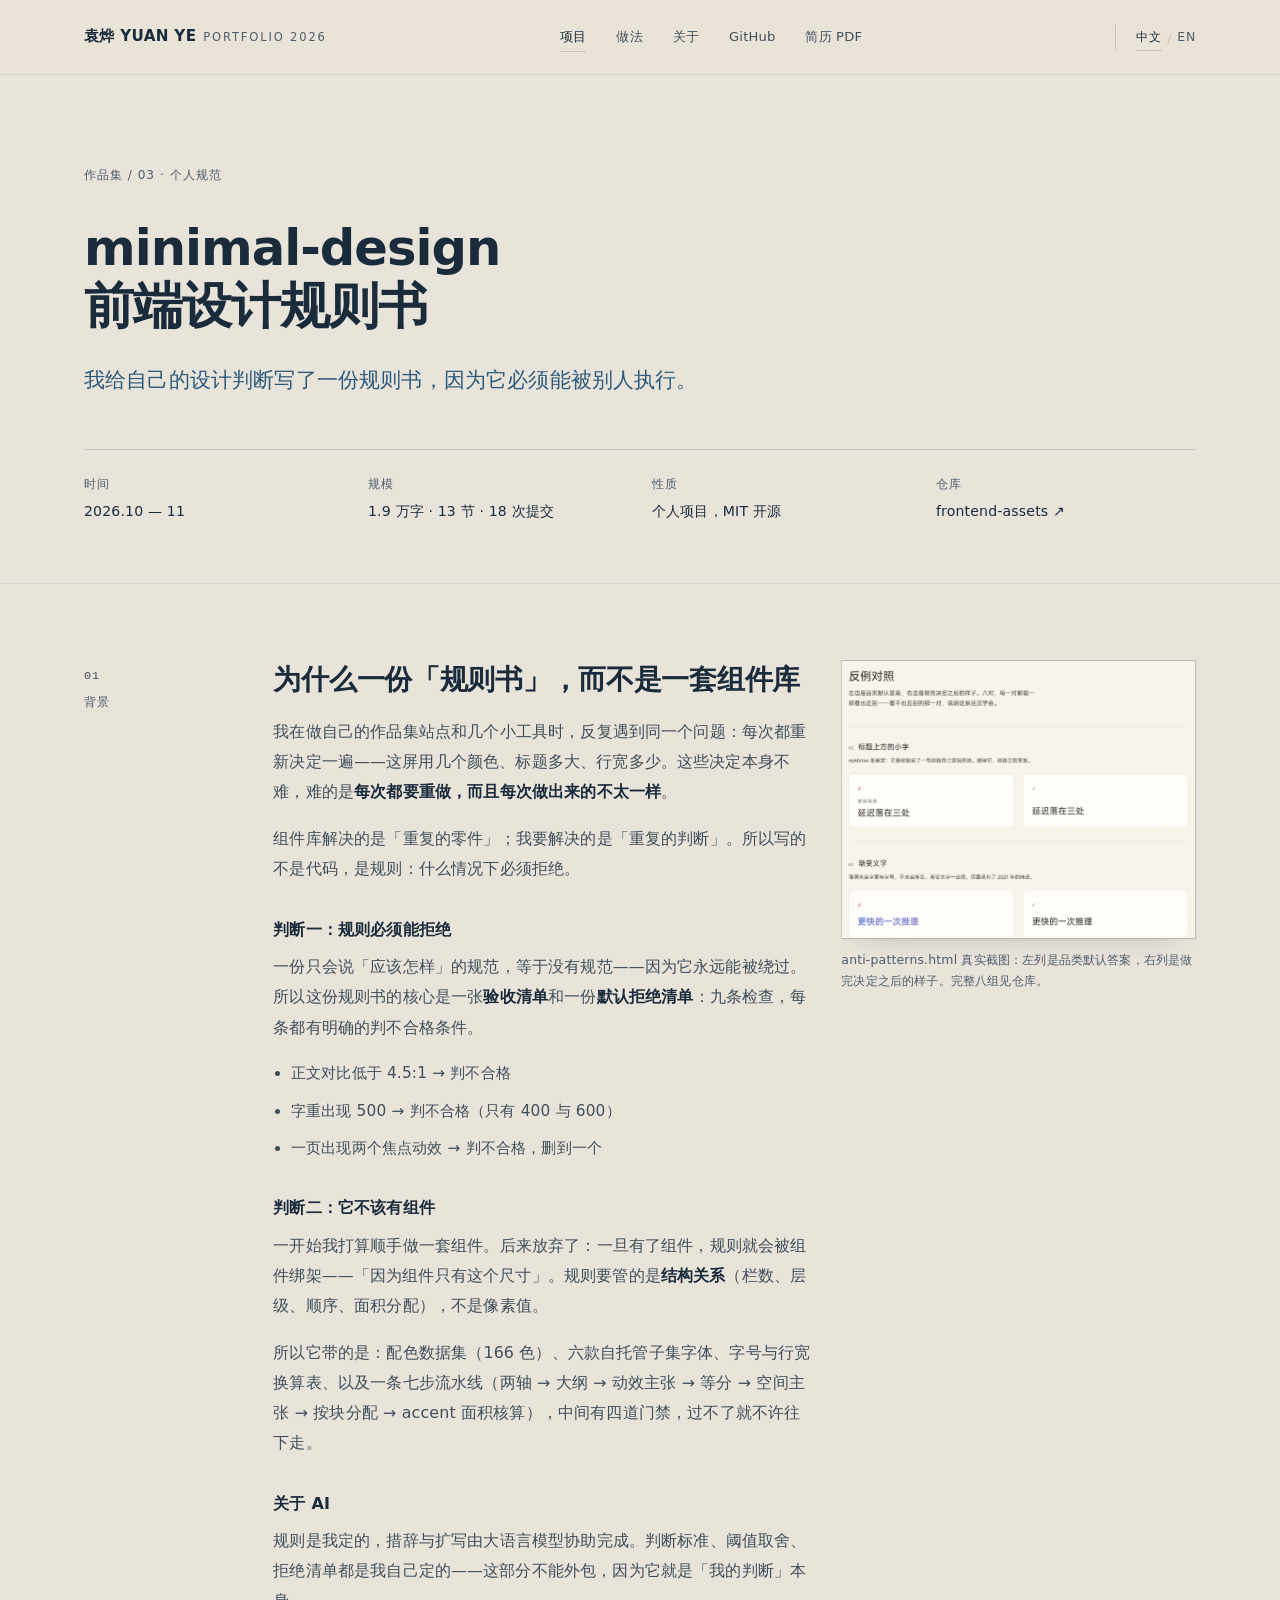
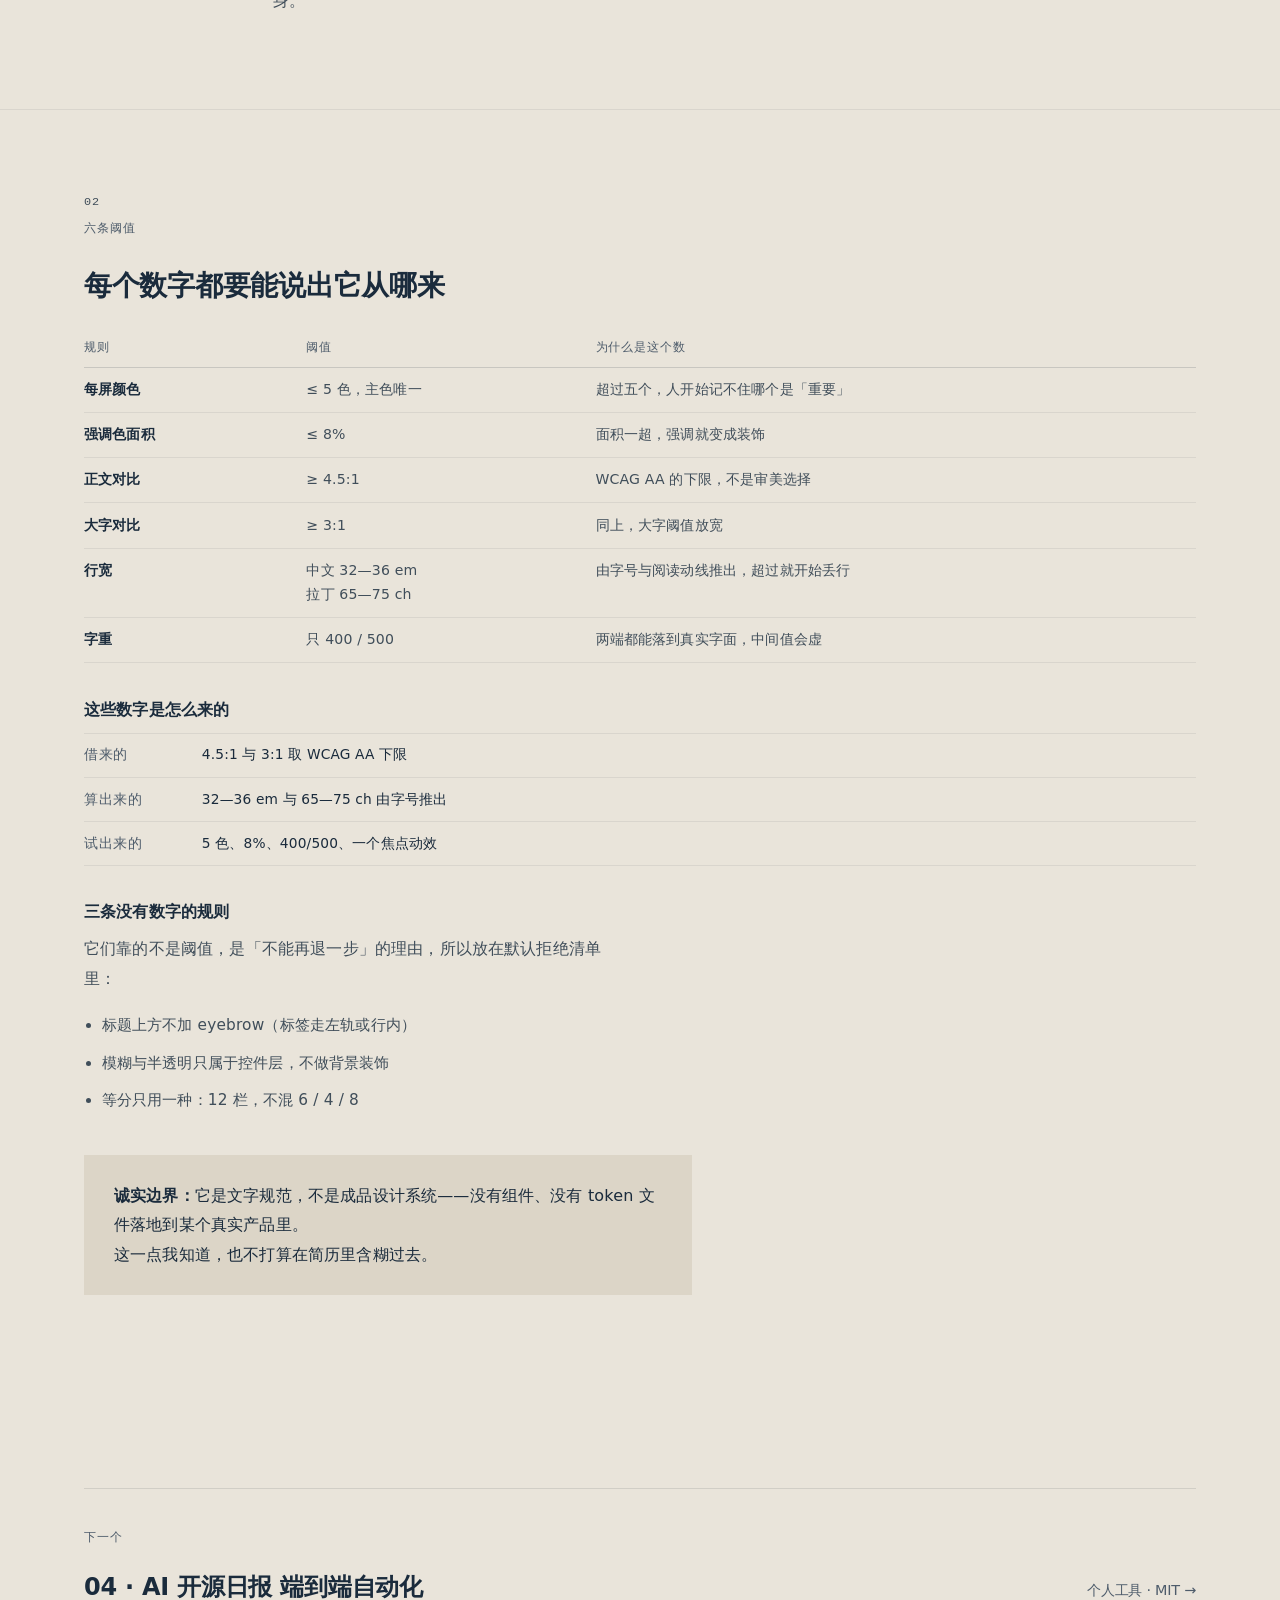
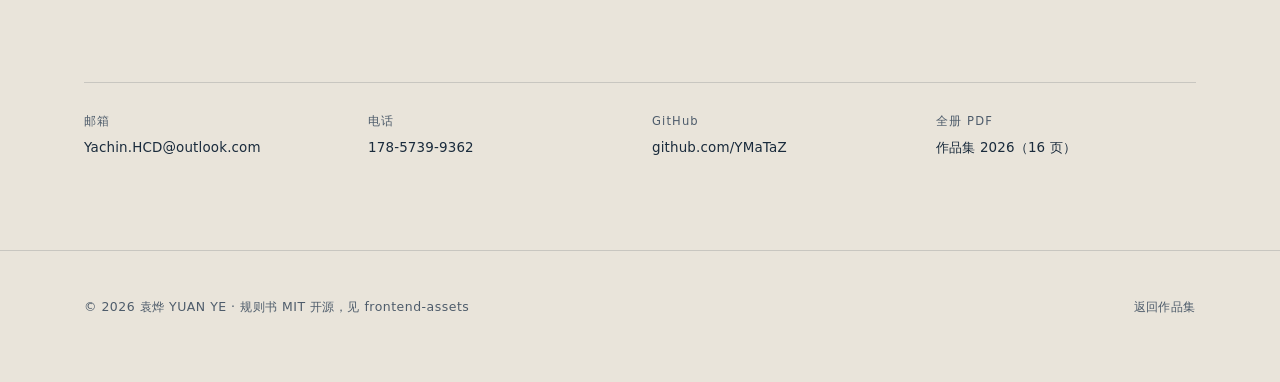
<file: work/minimal-design.html>
<!DOCTYPE html>
<html lang="zh-CN">
<head>
<meta charset="UTF-8">
<meta name="viewport" content="width=device-width, initial-scale=1">
<title>minimal-design · 前端设计规则书 — 袁烨</title>
<meta name="description" content="我给自己的设计判断写了一份规则书，因为它必须能被别人执行。1.9 万字、13 节、18 次提交，MIT 开源。">
<meta name="theme-color" content="#E9E4DA">
<meta property="og:type" content="article">
<meta property="og:title" content="minimal-design · 前端设计规则书">
<meta property="og:description" content="一份能拒绝自己的规则书：阈值、门禁与默认拒绝清单。">
<meta property="og:image" content="https://ymataz.github.io/assets/img/anti-crop.webp">
<meta property="og:url" content="https://ymataz.github.io/work/minimal-design.html">
<meta property="og:site_name" content="袁烨 · 作品集 2026">
<meta name="twitter:card" content="summary_large_image">
<link rel="canonical" href="https://ymataz.github.io/work/minimal-design.html">
<link rel="alternate" hreflang="zh-CN" href="https://ymataz.github.io/work/minimal-design.html">
<link rel="alternate" hreflang="en" href="https://ymataz.github.io/en/work/minimal-design.html">
<link rel="alternate" hreflang="x-default" href="https://ymataz.github.io/work/minimal-design.html">
<link rel="icon" href="data:image/svg+xml,%3Csvg xmlns=%27http://www.w3.org/2000/svg%27 viewBox=%270 0 32 32%27%3E%3Crect width=%2732%27 height=%2732%27 fill=%27%23E9E4DA%27/%3E%3Cpath d=%27M7 8h3.2l5.8 9.2L21.8 8H25l-7.2 11.3V24h-3.4v-4.7z%27 fill=%27%231A2B3C%27/%3E%3Crect x=%2723%27 y=%2722%27 width=%272%27 height=%272%27 fill=%27%232C5A7C%27/%3E%3C/svg%3E">
<link rel="stylesheet" href="../assets/css/style.css">
<link rel="stylesheet" href="../assets/css/motion.css">
</head>
<body>

<div class="readbar" aria-hidden="true"></div>

<header class="site-head">
  <div class="wrap">
    <a class="mark" href="../index.html">袁烨 YUAN YE<span>Portfolio 2026</span></a>
    <nav class="site-nav" aria-label="主导航">
      <a href="../index.html#work" aria-current="page">项目</a>
      <a href="../index.html#how">做法</a>
      <a href="../index.html#about">关于</a>
      <a href="https://github.com/YMaTaZ" target="_blank" rel="noopener">GitHub</a>
      <a href="../assets/yuan-ye-resume-zh.pdf" target="_blank" rel="noopener">简历 PDF</a>
    </nav>
    <span class="lang" aria-label="语言 / Language"><a href="minimal-design.html" aria-current="true">中文</a><span class="sep">/</span><a href="../en/work/minimal-design.html">EN</a></span>
  </div>
</header>

<main>

  <div class="wrap">
    <div class="case-head">
      <p class="breadcrumb"><a href="../index.html">作品集</a> / 03 · 个人规范</p>
      <h1 class="case-title" data-reveal="mask">minimal-design<br>前端设计规则书</h1>
      <p class="case-claim" data-reveal="up">我给自己的设计判断写了一份规则书，因为它必须能被别人执行。</p>

      <dl class="case-meta" data-reveal="up">
        <div><dt>时间</dt><dd>2026.10 — 11</dd></div>
        <div><dt>规模</dt><dd>1.9 万字 · 13 节 · 18 次提交</dd></div>
        <div><dt>性质</dt><dd>个人项目，MIT 开源</dd></div>
        <div><dt>仓库</dt><dd><a href="https://github.com/YMaTaZ/frontend-assets" target="_blank" rel="noopener">frontend-assets ↗</a></dd></div>
      </dl>
    </div>
  </div>

  <section class="case-sec">
    <div class="wrap grid">
      <div class="rail" data-reveal="up"><span class="n">01</span>背景</div>

      <div class="col-main">
        <h2 data-reveal="up">为什么一份「规则书」，而不是一套组件库</h2>
        <p>我在做自己的作品集站点和几个小工具时，反复遇到同一个问题：每次都重新决定一遍——这屏用几个颜色、标题多大、行宽多少。这些决定本身不难，难的是<strong>每次都要重做，而且每次做出来的不太一样</strong>。</p>
        <p>组件库解决的是「重复的零件」；我要解决的是「重复的判断」。所以写的不是代码，是规则：什么情况下必须拒绝。</p>

        <h3 data-reveal="up">判断一：规则必须能拒绝</h3>
        <p>一份只会说「应该怎样」的规范，等于没有规范——因为它永远能被绕过。所以这份规则书的核心是一张<strong>验收清单</strong>和一份<strong>默认拒绝清单</strong>：九条检查，每条都有明确的判不合格条件。</p>
        <ul>
          <li>正文对比低于 4.5:1 → 判不合格</li>
          <li>字重出现 500 → 判不合格（只有 400 与 600）</li>
          <li>一页出现两个焦点动效 → 判不合格，删到一个</li>
        </ul>

        <h3 data-reveal="up">判断二：它不该有组件</h3>
        <p>一开始我打算顺手做一套组件。后来放弃了：一旦有了组件，规则就会被组件绑架——「因为组件只有这个尺寸」。规则要管的是<strong>结构关系</strong>（栏数、层级、顺序、面积分配），不是像素值。</p>
        <p>所以它带的是：配色数据集（166 色）、六款自托管子集字体、字号与行宽换算表、以及一条七步流水线（两轴 → 大纲 → 动效主张 → 等分 → 空间主张 → 按块分配 → accent 面积核算），中间有四道门禁，过不了就不许往下走。</p>

        <h3 data-reveal="up">关于 AI</h3>
        <p>规则是我定的，措辞与扩写由大语言模型协助完成。判断标准、阈值取舍、拒绝清单都是我自己定的——这部分不能外包，因为它就是「我的判断」本身。</p>
      </div>

      <div class="col-side">
        <figure class="fig" data-reveal="mask" style="margin-top:0;">
          <img src="../assets/img/anti-crop.webp" alt="anti-patterns 页面截图：左列为品类默认答案，右列为做完决定之后的样子。" loading="lazy">
          <figcaption>anti-patterns.html 真实截图：左列是品类默认答案，右列是做完决定之后的样子。完整八组见仓库。</figcaption>
        </figure>
      </div>
    </div>
  </section>

  <section class="case-sec">
    <div class="wrap grid">
      <div class="rail" data-reveal="up"><span class="n">02</span>六条阈值</div>
      <div class="col-wide">
        <h2 data-reveal="up">每个数字都要能说出它从哪来</h2>
        <table class="t" data-reveal="up">
          <thead><tr><th style="width:20%;">规则</th><th style="width:26%;">阈值</th><th>为什么是这个数</th></tr></thead>
          <tbody>
            <tr><td>每屏颜色</td><td>≤ 5 色，主色唯一</td><td>超过五个，人开始记不住哪个是「重要」</td></tr>
            <tr><td>强调色面积</td><td>≤ 8%</td><td>面积一超，强调就变成装饰</td></tr>
            <tr><td>正文对比</td><td>≥ 4.5:1</td><td>WCAG AA 的下限，不是审美选择</td></tr>
            <tr><td>大字对比</td><td>≥ 3:1</td><td>同上，大字阈值放宽</td></tr>
            <tr><td>行宽</td><td>中文 32—36 em<br>拉丁 65—75 ch</td><td>由字号与阅读动线推出，超过就开始丢行</td></tr>
            <tr><td>字重</td><td>只 400 / 500</td><td>两端都能落到真实字面，中间值会虚</td></tr>
          </tbody>
        </table>

        <h3 data-reveal="up">这些数字是怎么来的</h3>
        <div class="kv" data-reveal="up">
          <div class="row"><div class="k">借来的</div><div class="v">4.5:1 与 3:1 取 WCAG AA 下限</div></div>
          <div class="row"><div class="k">算出来的</div><div class="v">32—36 em 与 65—75 ch 由字号推出</div></div>
          <div class="row"><div class="k">试出来的</div><div class="v">5 色、8%、400/500、一个焦点动效</div></div>
        </div>

        <h3 data-reveal="up">三条没有数字的规则</h3>
        <p>它们靠的不是阈值，是「不能再退一步」的理由，所以放在默认拒绝清单里：</p>
        <ul>
          <li>标题上方不加 eyebrow（标签走左轨或行内）</li>
          <li>模糊与半透明只属于控件层，不做背景装饰</li>
          <li>等分只用一种：12 栏，不混 6 / 4 / 8</li>
        </ul>

        <div class="quote" style="max-width:38em;">
          <strong>诚实边界：</strong>它是文字规范，不是成品设计系统——没有组件、没有 token 文件落地到某个真实产品里。<br>
          这一点我知道，也不打算在简历里含糊过去。
        </div>
      </div>
    </div>
  </section>

  <div class="wrap">
    <div class="next" data-reveal="up">
      <span class="lbl">下一个</span>
      <a href="digest.html">04 · AI 开源日报 端到端自动化 <span>个人工具 · MIT →</span></a>
    </div>

    <div class="contact-band" data-reveal="up">
      <div><span>邮箱</span><a href="mailto:Yachin.HCD@outlook.com">Yachin.HCD@outlook.com</a></div>
      <div><span>电话</span><a href="tel:+8617857399362">178-5739-9362</a></div>
      <div><span>GitHub</span><a href="https://github.com/YMaTaZ" target="_blank" rel="noopener">github.com/YMaTaZ</a></div>
      <div><span>全册 PDF</span><a href="../assets/portfolio-2026.pdf" target="_blank" rel="noopener">作品集 2026（16 页）</a></div>
    </div>
  </div>

</main>

<footer class="site-foot">
  <div class="wrap">
    <span>© 2026 袁烨 YUAN YE · 规则书 MIT 开源，见 frontend-assets</span>
    <span><a href="../index.html">返回作品集</a></span>
  </div>
</footer>

<script src="../assets/js/motion.js" defer></script>
</body>
</html>
</file>
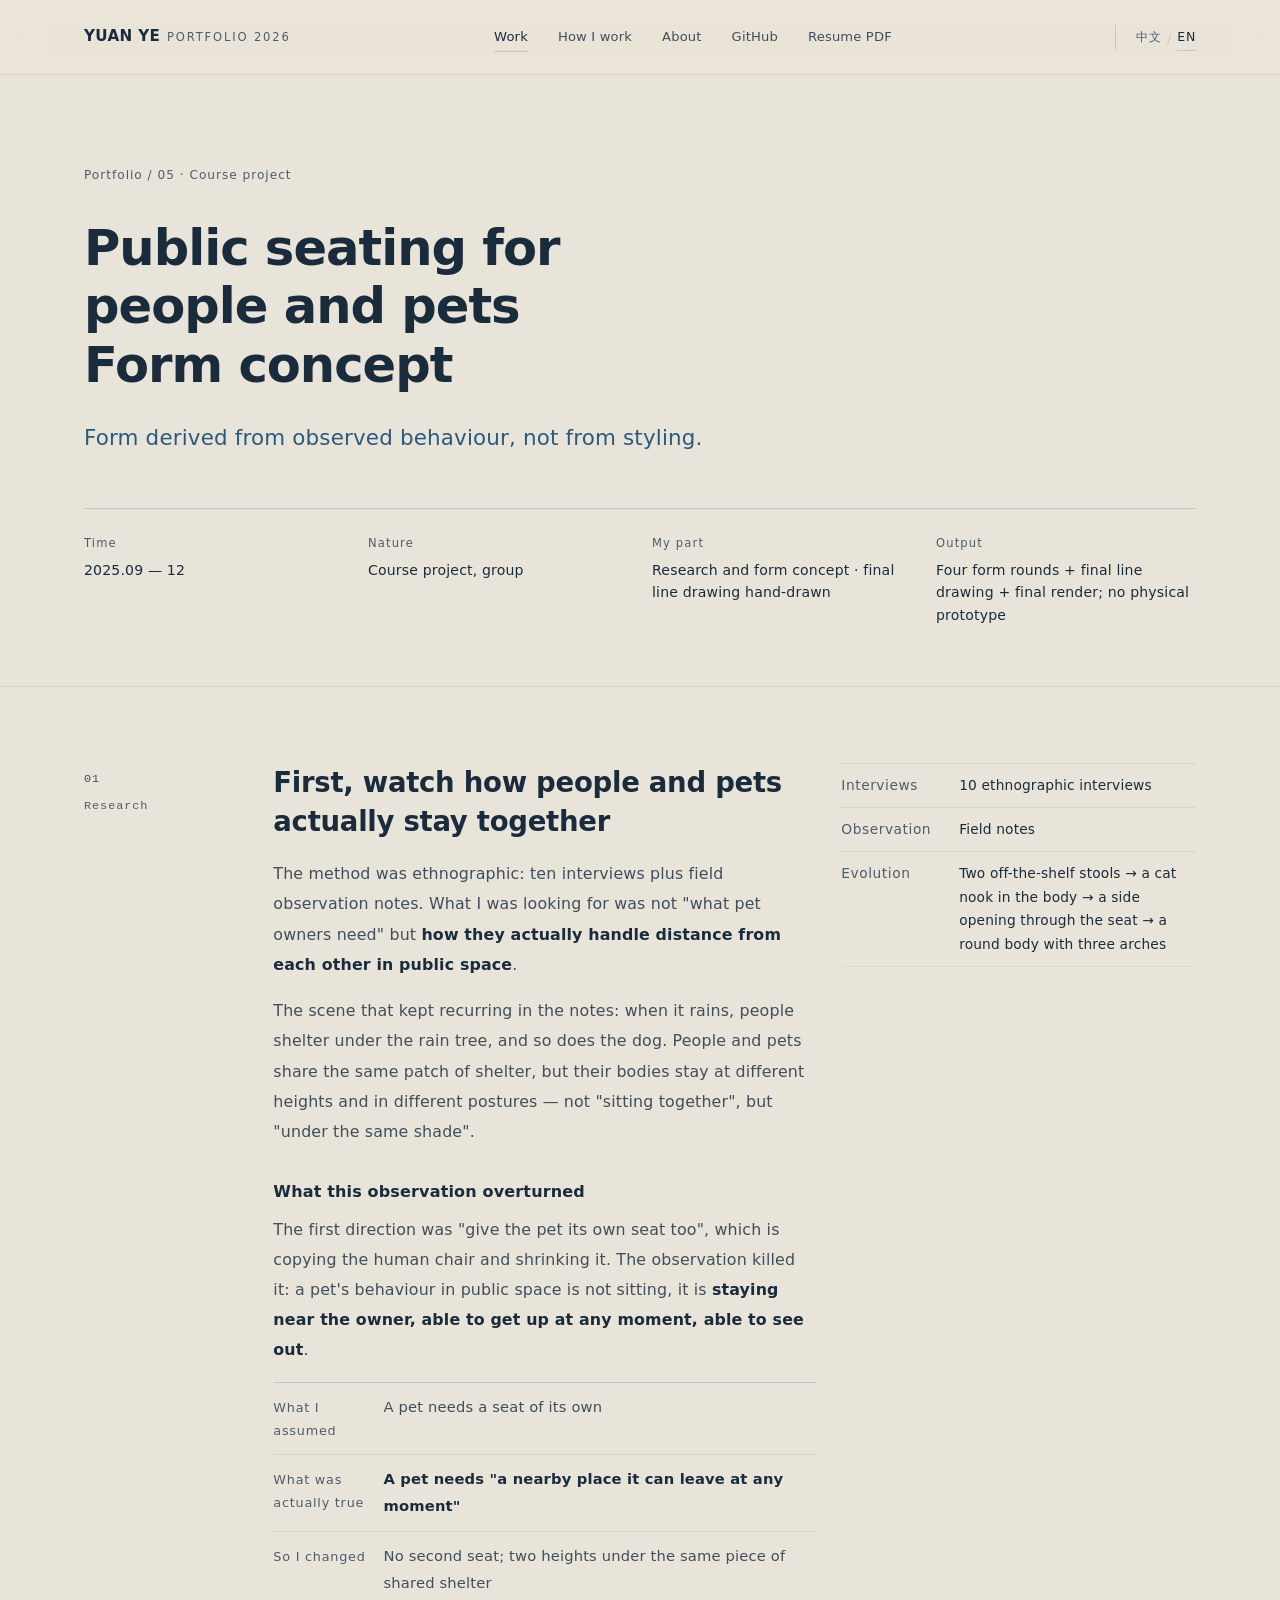
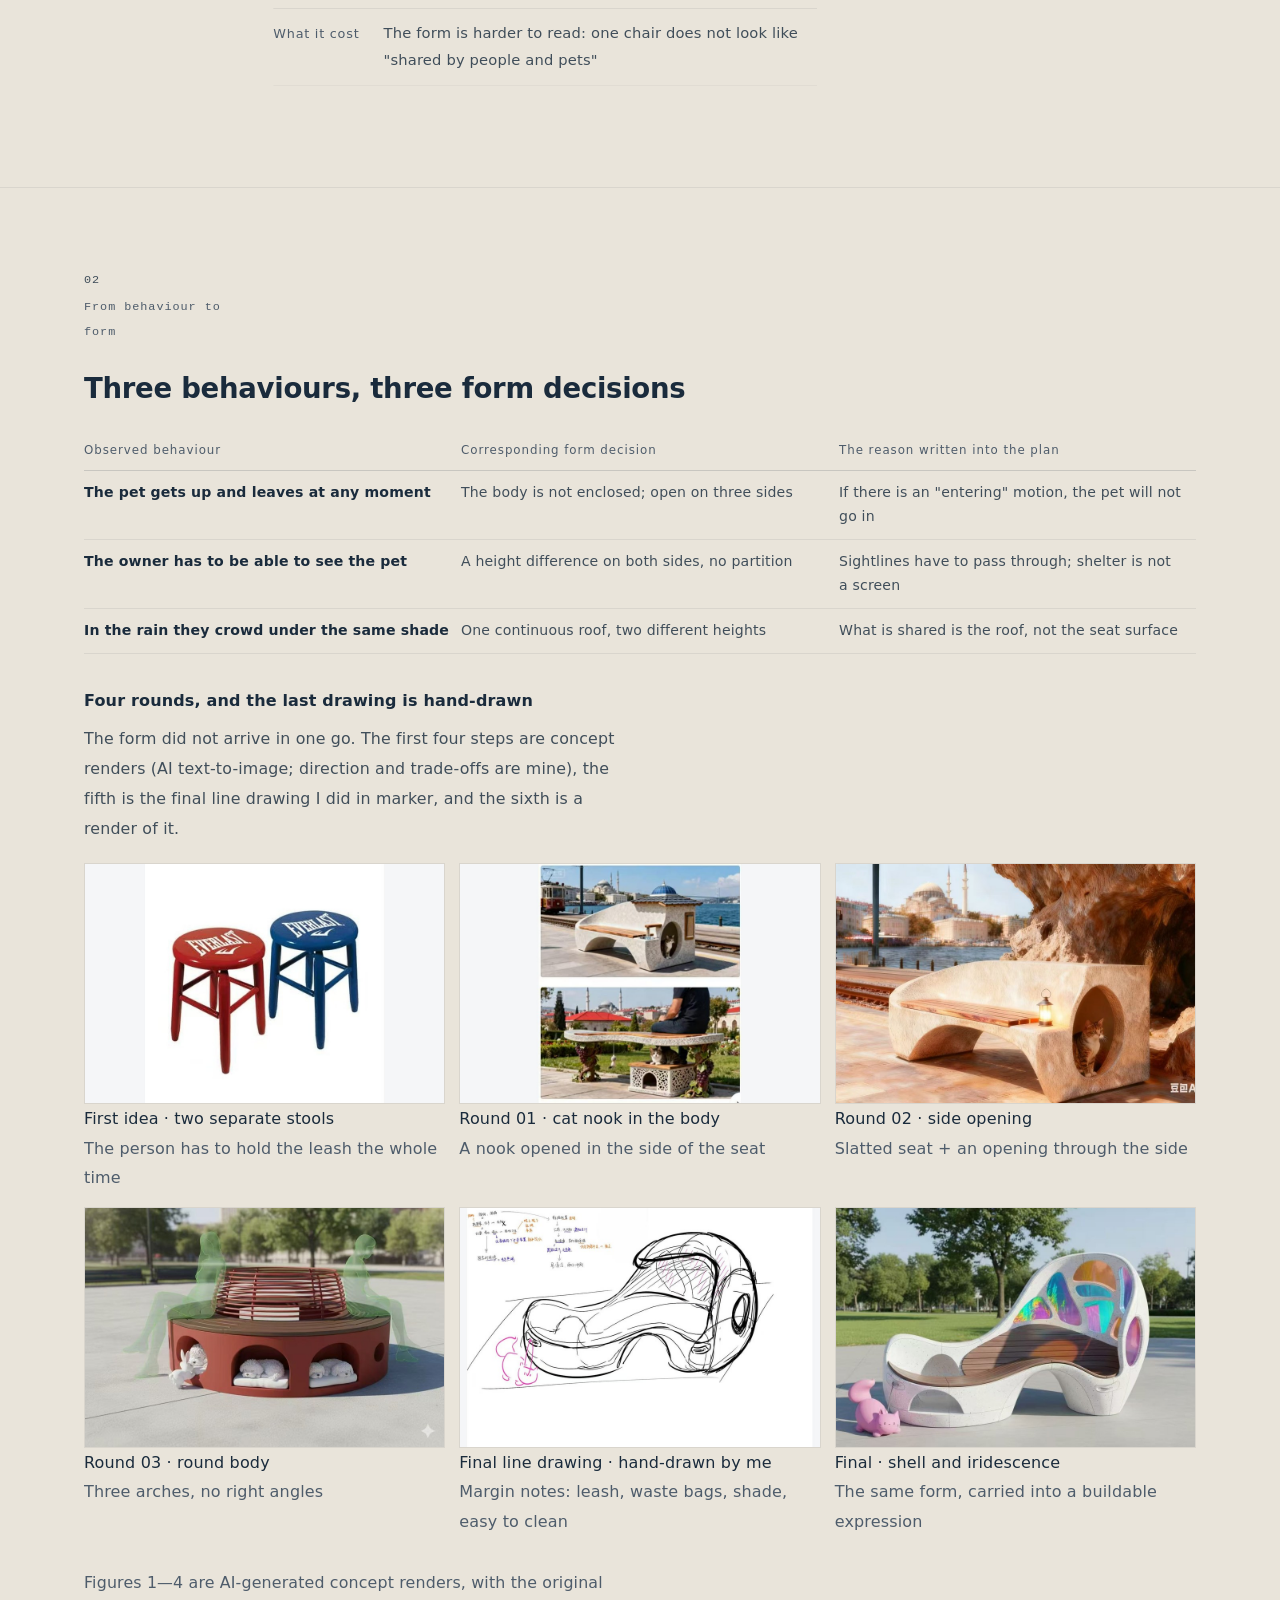
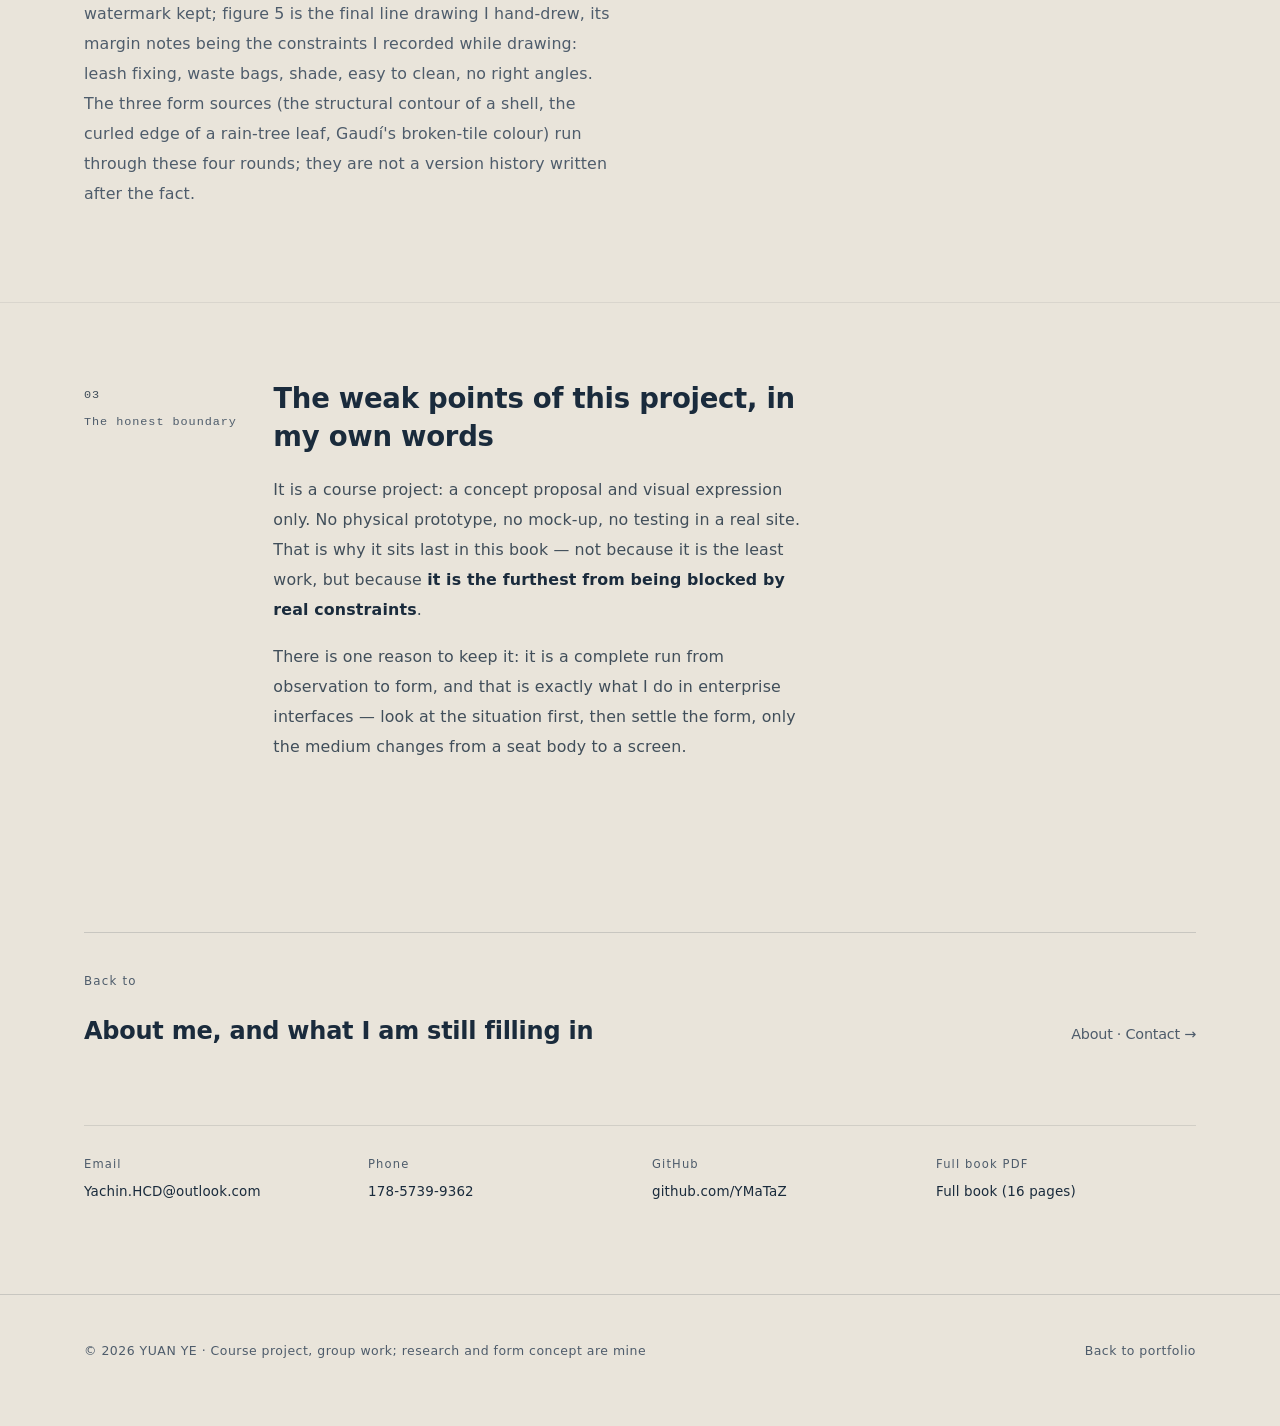
<file: en/work/chair.html>
<!DOCTYPE html>
<html lang="en">
<head>
<meta charset="UTF-8">
<meta name="viewport" content="width=device-width, initial-scale=1">
<title>Public seating for people and pets · Form concept — YUAN YE</title>
<meta name="description" content="From “under the rain tree, people and pets shelter together” in ten interviews, to a set of shared-shelter seat forms. Course project; research and form concept.">
<meta name="theme-color" content="#E9E4DA">
<meta property="og:type" content="article">
<meta property="og:title" content="Public seating for people and pets · Form concept">
<meta property="og:description" content="Form derived from observed behaviour, not from styling.">
<meta property="og:image" content="https://ymataz.github.io/assets/img/storyboard-1.webp">
<meta property="og:url" content="https://ymataz.github.io/en/work/chair.html">
<meta property="og:site_name" content="YUAN YE · Portfolio 2026">
<meta name="twitter:card" content="summary_large_image">
<link rel="canonical" href="https://ymataz.github.io/en/work/chair.html">
<link rel="alternate" hreflang="zh-CN" href="https://ymataz.github.io/work/chair.html">
<link rel="alternate" hreflang="en" href="https://ymataz.github.io/en/work/chair.html">
<link rel="alternate" hreflang="x-default" href="https://ymataz.github.io/work/chair.html">
<link rel="icon" href="data:image/svg+xml,%3Csvg xmlns=%27http://www.w3.org/2000/svg%27 viewBox=%270 0 32 32%27%3E%3Crect width=%2732%27 height=%2732%27 fill=%27%23E9E4DA%27/%3E%3Cpath d=%27M7 8h3.2l5.8 9.2L21.8 8H25l-7.2 11.3V24h-3.4v-4.7z%27 fill=%27%231A2B3C%27/%3E%3Crect x=%2723%27 y=%2722%27 width=%272%27 height=%272%27 fill=%27%232C5A7C%27/%3E%3C/svg%3E">
<link rel="stylesheet" href="../../assets/css/style.css">
<link rel="stylesheet" href="../../assets/css/motion.css">
</head>
<body>

<div class="readbar" aria-hidden="true"></div>

<header class="site-head">
  <div class="wrap">
    <a class="mark" href="../../index.html">YUAN YE<span>Portfolio 2026</span></a>
    <nav class="site-nav" aria-label="Main navigation">
      <a href="../../index.html#work" aria-current="page">Work</a>
      <a href="../../index.html#how">How I work</a>
      <a href="../../index.html#about">About</a>
      <a href="https://github.com/YMaTaZ" target="_blank" rel="noopener">GitHub</a>
      <a href="../../assets/yuan-ye-resume-en.pdf" target="_blank" rel="noopener">Resume PDF</a>
    </nav>
    <span class="lang" aria-label="Language / 语言"><a href="../../work/chair.html">中文</a><span class="sep">/</span><a href="chair.html" aria-current="true">EN</a></span>
  </div>
</header>

<main>

  <div class="wrap">
    <div class="case-head">
      <p class="breadcrumb"><a href="../../index.html">Portfolio</a> / 05 · Course project</p>
      <h1 class="case-title" data-reveal="mask">Public seating for<br>people and pets<br>Form concept</h1>
      <p class="case-claim" data-reveal="up">Form derived from observed behaviour, not from styling.</p>

      <dl class="case-meta" data-reveal="up">
        <div><dt>Time</dt><dd>2025.09 — 12</dd></div>
        <div><dt>Nature</dt><dd>Course project, group</dd></div>
        <div><dt>My part</dt><dd>Research and form concept · final line drawing hand-drawn</dd></div>
        <div><dt>Output</dt><dd>Four form rounds + final line drawing + final render; no physical prototype</dd></div>
      </dl>
    </div>
  </div>

  <section class="case-sec">
    <div class="wrap grid">
      <div class="rail" data-reveal="up"><span class="n">01</span>Research</div>

      <div class="col-main">
        <h2 data-reveal="up">First, watch how people and pets actually stay together</h2>
        <p>The method was ethnographic: ten interviews plus field observation notes. What I was looking for was not "what pet owners need" but <strong>how they actually handle distance from each other in public space</strong>.</p>
        <p>The scene that kept recurring in the notes: when it rains, people shelter under the rain tree, and so does the dog. People and pets share the same patch of shelter, but their bodies stay at different heights and in different postures — not "sitting together", but "under the same shade".</p>

        <h3 data-reveal="up">What this observation overturned</h3>
        <p>The first direction was "give the pet its own seat too", which is copying the human chair and shrinking it. The observation killed it: a pet's behaviour in public space is not sitting, it is <strong>staying near the owner, able to get up at any moment, able to see out</strong>.</p>

        <div class="dec" data-reveal="up">
          <div class="row"><div class="k">What I assumed</div><div class="v">A pet needs a seat of its own</div></div>
          <div class="row turn"><div class="k">What was actually true</div><div class="v">A pet needs "a nearby place it can leave at any moment"</div></div>
          <div class="row"><div class="k">So I changed</div><div class="v">No second seat; two heights under the same piece of shared shelter</div></div>
          <div class="row"><div class="k">What it cost</div><div class="v">The form is harder to read: one chair does not look like "shared by people and pets"</div></div>
        </div>
      </div>

      <div class="col-side">
        <div class="kv" data-reveal="up" style="margin-top:0;">
          <div class="row"><div class="k">Interviews</div><div class="v">10 ethnographic interviews</div></div>
          <div class="row"><div class="k">Observation</div><div class="v">Field notes</div></div>
          <div class="row"><div class="k">Evolution</div><div class="v">Two off-the-shelf stools → a cat nook in the body → a side opening through the seat → a round body with three arches</div></div>
        </div>
      </div>
    </div>
  </section>

  <section class="case-sec">
    <div class="wrap grid">
      <div class="rail" data-reveal="up"><span class="n">02</span>From behaviour to form</div>
      <div class="col-wide">
        <h2 data-reveal="up">Three behaviours, three form decisions</h2>
        <table class="t" data-reveal="up">
          <thead><tr><th style="width:30%;">Observed behaviour</th><th style="width:34%;">Corresponding form decision</th><th>The reason written into the plan</th></tr></thead>
          <tbody>
            <tr><td>The pet gets up and leaves at any moment</td><td>The body is not enclosed; open on three sides</td><td>If there is an "entering" motion, the pet will not go in</td></tr>
            <tr><td>The owner has to be able to see the pet</td><td>A height difference on both sides, no partition</td><td>Sightlines have to pass through; shelter is not a screen</td></tr>
            <tr><td>In the rain they crowd under the same shade</td><td>One continuous roof, two different heights</td><td>What is shared is the roof, not the seat surface</td></tr>
          </tbody>
        </table>

        <h3 data-reveal="up">Four rounds, and the last drawing is hand-drawn</h3>
        <p>The form did not arrive in one go. The first four steps are concept renders (AI text-to-image; direction and trade-offs are mine), the fifth is the final line drawing I did in marker, and the sixth is a render of it.</p>

        <div class="fig-grid" data-reveal="up" style="grid-template-columns:repeat(3,1fr); margin-top:5mm;">
          <figure style="margin:0;"><img src="../../assets/img/chair/s1.jpg" alt="" style="aspect-ratio:3/2; object-fit:cover; display:block; width:100%;">
            <figcaption class="note">First idea · two separate stools<br><span class="dim">The person has to hold the leash the whole time</span></figcaption></figure>
          <figure style="margin:0;"><img src="../../assets/img/chair/s2.jpg" alt="" style="aspect-ratio:3/2; object-fit:cover; display:block; width:100%;">
            <figcaption class="note">Round 01 · cat nook in the body<br><span class="dim">A nook opened in the side of the seat</span></figcaption></figure>
          <figure style="margin:0;"><img src="../../assets/img/chair/s3.jpg" alt="" style="aspect-ratio:3/2; object-fit:cover; display:block; width:100%;">
            <figcaption class="note">Round 02 · side opening<br><span class="dim">Slatted seat + an opening through the side</span></figcaption></figure>
          <figure style="margin:0;"><img src="../../assets/img/chair/s4.jpg" alt="" style="aspect-ratio:3/2; object-fit:cover; display:block; width:100%;">
            <figcaption class="note">Round 03 · round body<br><span class="dim">Three arches, no right angles</span></figcaption></figure>
          <figure style="margin:0;"><img src="../../assets/img/chair/s5.jpg" alt="" style="aspect-ratio:3/2; object-fit:cover; display:block; width:100%;">
            <figcaption class="note">Final line drawing · hand-drawn by me<br><span class="dim">Margin notes: leash, waste bags, shade, easy to clean</span></figcaption></figure>
          <figure style="margin:0;"><img src="../../assets/img/chair/s6.jpg" alt="" style="aspect-ratio:3/2; object-fit:cover; display:block; width:100%;">
            <figcaption class="note">Final · shell and iridescence<br><span class="dim">The same form, carried into a buildable expression</span></figcaption></figure>
        </div>
        <p><span class="dim">Figures 1—4 are AI-generated concept renders, with the original watermark kept; figure 5 is the final line drawing I hand-drew, its margin notes being the constraints I recorded while drawing: leash fixing, waste bags, shade, easy to clean, no right angles. The three form sources (the structural contour of a shell, the curled edge of a rain-tree leaf, Gaudí's broken-tile colour) run through these four rounds; they are not a version history written after the fact.</span></p>
      </div>
    </div>
  </section>

  <section class="case-sec">
    <div class="wrap grid">
      <div class="rail" data-reveal="up"><span class="n">03</span>The honest boundary</div>
      <div class="col-main">
        <h2 data-reveal="up">The weak points of this project, in my own words</h2>
        <p>It is a course project: a concept proposal and visual expression only. No physical prototype, no mock-up, no testing in a real site. That is why it sits last in this book — not because it is the least work, but because <strong>it is the furthest from being blocked by real constraints</strong>.</p>
        <p>There is one reason to keep it: it is a complete run from observation to form, and that is exactly what I do in enterprise interfaces — look at the situation first, then settle the form, only the medium changes from a seat body to a screen.</p>
      </div>
    </div>
  </section>

  <div class="wrap">
    <div class="next" data-reveal="up">
      <span class="lbl">Back to</span>
      <a href="../../index.html#about">About me, and what I am still filling in <span>About · Contact →</span></a>
    </div>

    <div class="contact-band" data-reveal="up">
      <div><span>Email</span><a href="mailto:Yachin.HCD@outlook.com">Yachin.HCD@outlook.com</a></div>
      <div><span>Phone</span><a href="tel:+8617857399362">178-5739-9362</a></div>
      <div><span>GitHub</span><a href="https://github.com/YMaTaZ" target="_blank" rel="noopener">github.com/YMaTaZ</a></div>
      <div><span>Full book PDF</span><a href="../../assets/portfolio-2026-en.pdf" target="_blank" rel="noopener">Full book (16 pages)</a></div>
    </div>
  </div>

</main>

<footer class="site-foot">
  <div class="wrap">
    <span>© 2026 YUAN YE · Course project, group work; research and form concept are mine</span>
    <span><a href="../../index.html">Back to portfolio</a></span>
  </div>
</footer>

<script src="../../assets/js/motion.js" defer></script>
</body>
</html>
</file>
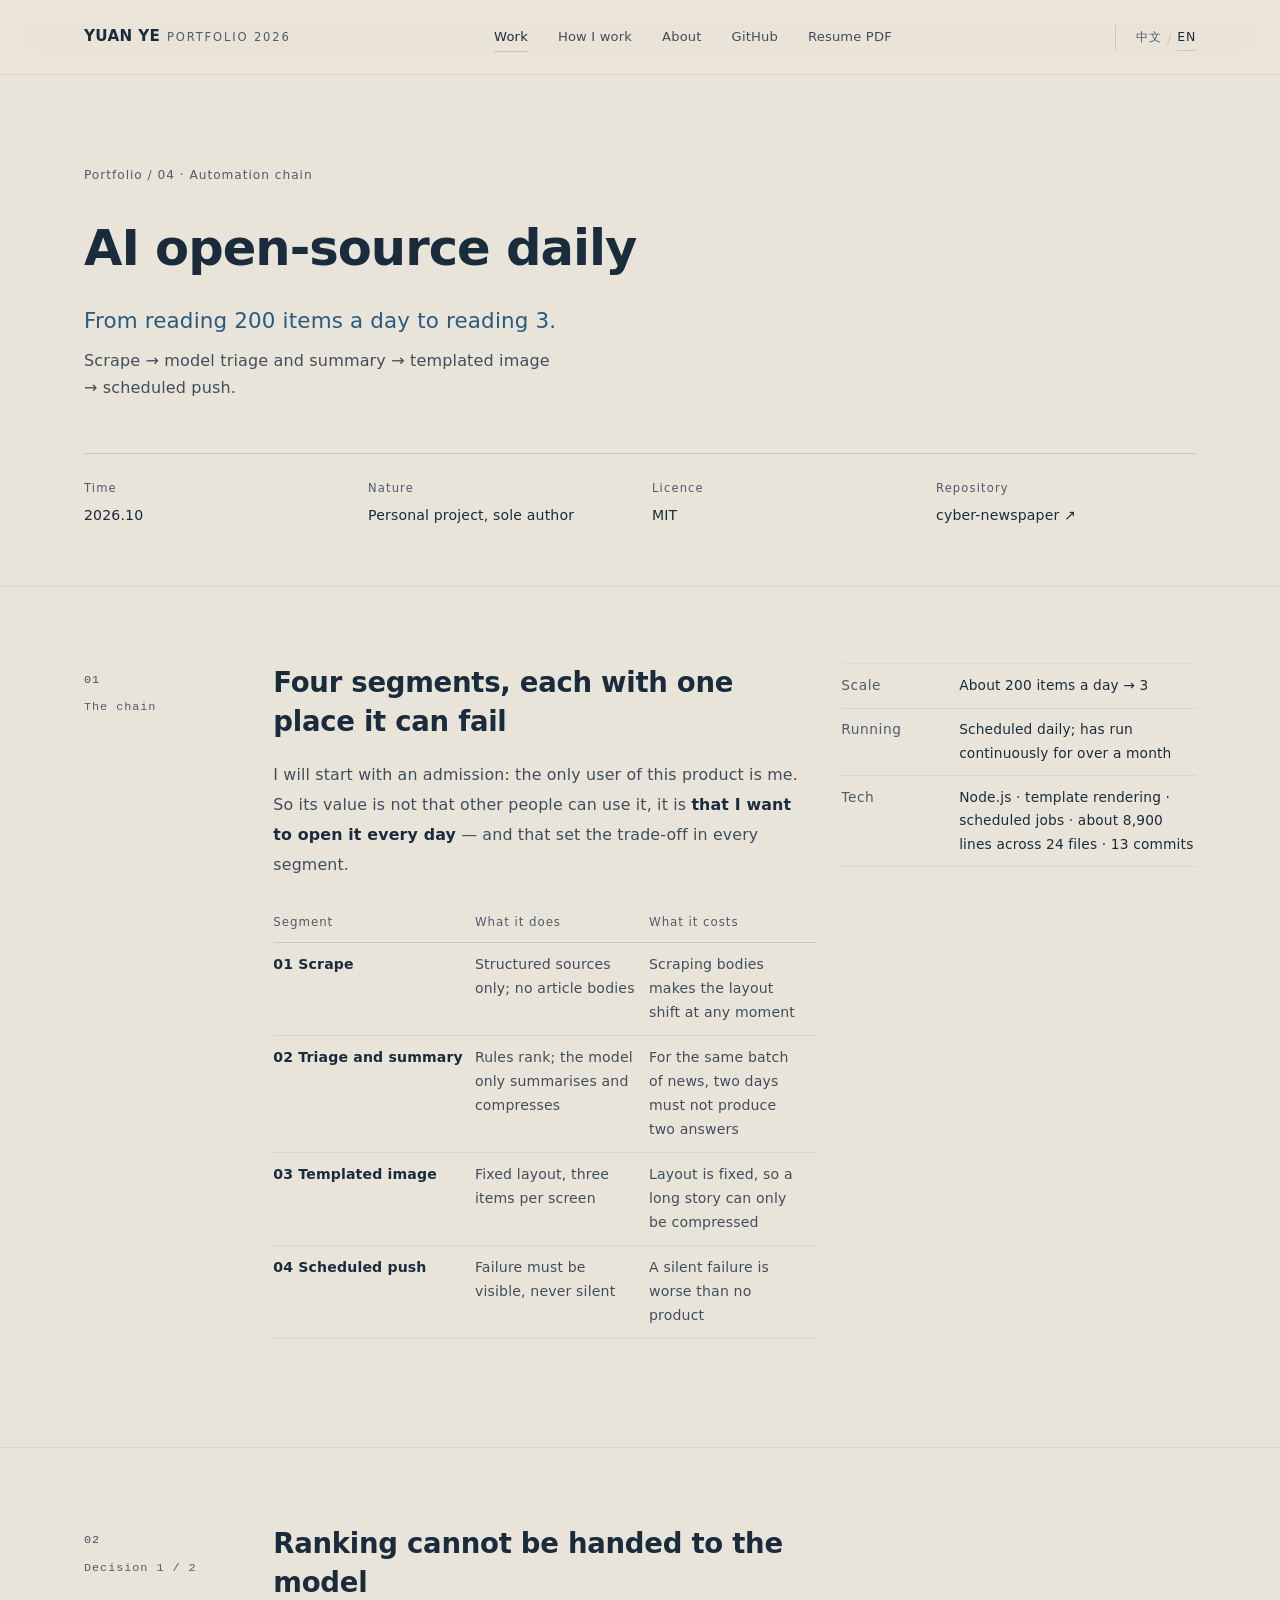
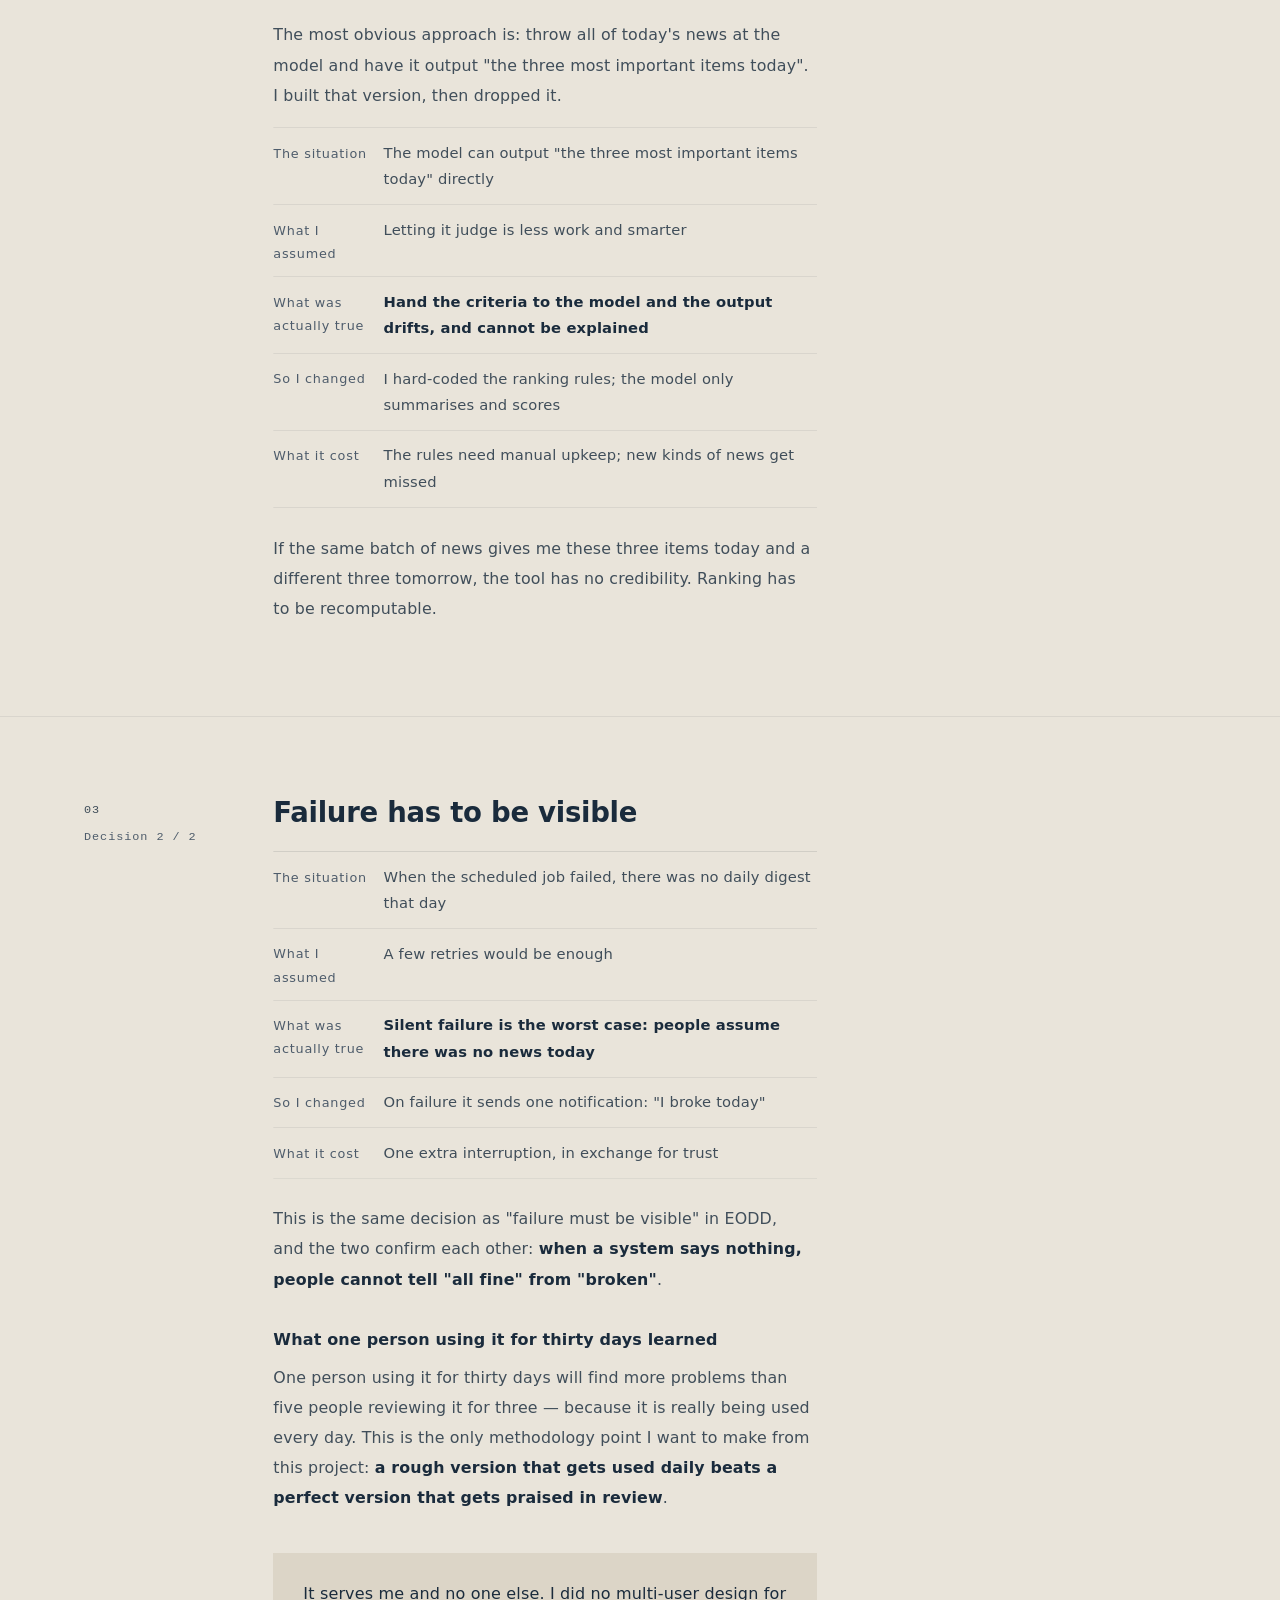
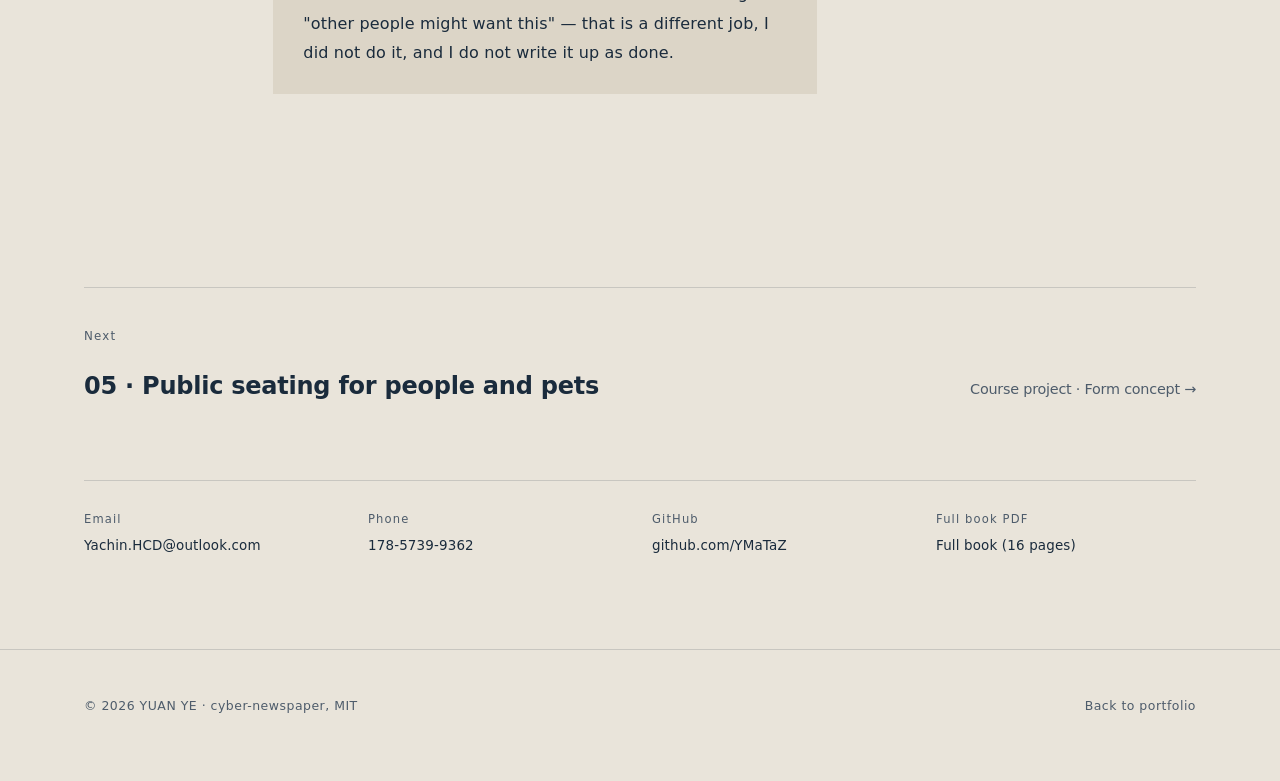
<file: en/work/digest.html>
<!DOCTYPE html>
<html lang="en">
<head>
<meta charset="UTF-8">
<meta name="viewport" content="width=device-width, initial-scale=1">
<title>AI open-source daily · End-to-end automation — YUAN YE</title>
<meta name="description" content="From reading 200 items a day to reading 3. Scrape → model triage and summary → templated image → scheduled push. MIT open source, 13 commits, about 8,900 lines across 24 files.">
<meta name="theme-color" content="#E9E4DA">
<meta property="og:type" content="article">
<meta property="og:title" content="AI open-source daily · End-to-end automation">
<meta property="og:description" content="From reading 200 items a day to reading 3.">
<meta property="og:image" content="https://ymataz.github.io/assets/img/eodd-hero.webp">
<meta property="og:url" content="https://ymataz.github.io/en/work/digest.html">
<meta property="og:site_name" content="YUAN YE · Portfolio 2026">
<meta name="twitter:card" content="summary_large_image">
<link rel="canonical" href="https://ymataz.github.io/en/work/digest.html">
<link rel="alternate" hreflang="zh-CN" href="https://ymataz.github.io/work/digest.html">
<link rel="alternate" hreflang="en" href="https://ymataz.github.io/en/work/digest.html">
<link rel="alternate" hreflang="x-default" href="https://ymataz.github.io/work/digest.html">
<link rel="icon" href="data:image/svg+xml,%3Csvg xmlns=%27http://www.w3.org/2000/svg%27 viewBox=%270 0 32 32%27%3E%3Crect width=%2732%27 height=%2732%27 fill=%27%23E9E4DA%27/%3E%3Cpath d=%27M7 8h3.2l5.8 9.2L21.8 8H25l-7.2 11.3V24h-3.4v-4.7z%27 fill=%27%231A2B3C%27/%3E%3Crect x=%2723%27 y=%2722%27 width=%272%27 height=%272%27 fill=%27%232C5A7C%27/%3E%3C/svg%3E">
<link rel="stylesheet" href="../../assets/css/style.css">
<link rel="stylesheet" href="../../assets/css/motion.css">
</head>
<body>

<div class="readbar" aria-hidden="true"></div>

<header class="site-head">
  <div class="wrap">
    <a class="mark" href="../../index.html">YUAN YE<span>Portfolio 2026</span></a>
    <nav class="site-nav" aria-label="Main navigation">
      <a href="../../index.html#work" aria-current="page">Work</a>
      <a href="../../index.html#how">How I work</a>
      <a href="../../index.html#about">About</a>
      <a href="https://github.com/YMaTaZ" target="_blank" rel="noopener">GitHub</a>
      <a href="../../assets/yuan-ye-resume-en.pdf" target="_blank" rel="noopener">Resume PDF</a>
    </nav>
    <span class="lang" aria-label="Language / 语言"><a href="../../work/digest.html">中文</a><span class="sep">/</span><a href="digest.html" aria-current="true">EN</a></span>
  </div>
</header>

<main>

  <div class="wrap">
    <div class="case-head">
      <p class="breadcrumb"><a href="../../index.html">Portfolio</a> / 04 · Automation chain</p>
      <h1 class="case-title" data-reveal="mask">AI open-source daily</h1>
      <p class="case-claim" data-reveal="up">From reading 200 items a day to reading 3.</p>
      <p class="case-claim" style="font-size:clamp(.92rem,1.5vw,1rem);color:var(--soft);margin-top:.6em;">Scrape → model triage and summary → templated image → scheduled push.</p>
      <dl class="case-meta" data-reveal="up">
        <div><dt>Time</dt><dd>2026.10</dd></div>
        <div><dt>Nature</dt><dd>Personal project, sole author</dd></div>
        <div><dt>Licence</dt><dd>MIT</dd></div>
        <div><dt>Repository</dt><dd><a href="https://github.com/YMaTaZ/cyber-newspaper" target="_blank" rel="noopener">cyber-newspaper ↗</a></dd></div>
      </dl>
    </div>
  </div>

  <section class="case-sec">
    <div class="wrap grid">
      <div class="rail" data-reveal="up"><span class="n">01</span>The chain</div>

      <div class="col-main">
        <h2 data-reveal="up">Four segments, each with one place it can fail</h2>
        <p>I will start with an admission: the only user of this product is me. So its value is not that other people can use it, it is <strong>that I want to open it every day</strong> — and that set the trade-off in every segment.</p>

        <table class="t" data-reveal="up">
          <thead><tr><th style="width:18%;">Segment</th><th style="width:32%;">What it does</th><th>What it costs</th></tr></thead>
          <tbody>
            <tr><td>01 Scrape</td><td>Structured sources only; no article bodies</td><td>Scraping bodies makes the layout shift at any moment</td></tr>
            <tr><td>02 Triage and summary</td><td>Rules rank; the model only summarises and compresses</td><td>For the same batch of news, two days must not produce two answers</td></tr>
            <tr><td>03 Templated image</td><td>Fixed layout, three items per screen</td><td>Layout is fixed, so a long story can only be compressed</td></tr>
            <tr><td>04 Scheduled push</td><td>Failure must be visible, never silent</td><td>A silent failure is worse than no product</td></tr>
          </tbody>
        </table>
      </div>

      <div class="col-side">
        <div class="kv" data-reveal="up" style="margin-top:0;">
          <div class="row"><div class="k">Scale</div><div class="v">About 200 items a day → 3</div></div>
          <div class="row"><div class="k">Running</div><div class="v">Scheduled daily; has run continuously for over a month</div></div>
          <div class="row"><div class="k">Tech</div><div class="v">Node.js · template rendering · scheduled jobs · about 8,900 lines across 24 files · 13 commits</div></div>
        </div>
      </div>
    </div>
  </section>

  <section class="case-sec">
    <div class="wrap grid">
      <div class="rail" data-reveal="up"><span class="n">02</span>Decision 1 / 2</div>

      <div class="col-main">
        <h2 data-reveal="up">Ranking cannot be handed to the model</h2>
        <p>The most obvious approach is: throw all of today's news at the model and have it output "the three most important items today". I built that version, then dropped it.</p>

        <div class="dec" data-reveal="up">
          <div class="row"><div class="k">The situation</div><div class="v">The model can output "the three most important items today" directly</div></div>
          <div class="row"><div class="k">What I assumed</div><div class="v">Letting it judge is less work and smarter</div></div>
          <div class="row turn"><div class="k">What was actually true</div><div class="v">Hand the criteria to the model and the output drifts, and cannot be explained</div></div>
          <div class="row"><div class="k">So I changed</div><div class="v">I hard-coded the ranking rules; the model only summarises and scores</div></div>
          <div class="row"><div class="k">What it cost</div><div class="v">The rules need manual upkeep; new kinds of news get missed</div></div>
        </div>

        <p>If the same batch of news gives me these three items today and a different three tomorrow, the tool has no credibility. Ranking has to be recomputable.</p>
      </div>
    </div>
  </section>

  <section class="case-sec">
    <div class="wrap grid">
      <div class="rail" data-reveal="up"><span class="n">03</span>Decision 2 / 2</div>

      <div class="col-main">
        <h2 data-reveal="up">Failure has to be visible</h2>

        <div class="dec" data-reveal="up">
          <div class="row"><div class="k">The situation</div><div class="v">When the scheduled job failed, there was no daily digest that day</div></div>
          <div class="row"><div class="k">What I assumed</div><div class="v">A few retries would be enough</div></div>
          <div class="row turn"><div class="k">What was actually true</div><div class="v">Silent failure is the worst case: people assume there was no news today</div></div>
          <div class="row"><div class="k">So I changed</div><div class="v">On failure it sends one notification: "I broke today"</div></div>
          <div class="row"><div class="k">What it cost</div><div class="v">One extra interruption, in exchange for trust</div></div>
        </div>

        <p>This is the same decision as "failure must be visible" in EODD, and the two confirm each other: <strong>when a system says nothing, people cannot tell "all fine" from "broken"</strong>.</p>

        <h3 data-reveal="up">What one person using it for thirty days learned</h3>
        <p>One person using it for thirty days will find more problems than five people reviewing it for three — because it is really being used every day. This is the only methodology point I want to make from this project: <strong>a rough version that gets used daily beats a perfect version that gets praised in review</strong>.</p>

        <div class="quote" style="max-width:38em;">
          It serves me and no one else. I did no multi-user design for "other people might want this" — that is a different job, I did not do it, and I do not write it up as done.
        </div>
      </div>
    </div>
  </section>

  <div class="wrap">
    <div class="next" data-reveal="up">
      <span class="lbl">Next</span>
      <a href="chair.html">05 · Public seating for people and pets <span>Course project · Form concept →</span></a>
    </div>

    <div class="contact-band" data-reveal="up">
      <div><span>Email</span><a href="mailto:Yachin.HCD@outlook.com">Yachin.HCD@outlook.com</a></div>
      <div><span>Phone</span><a href="tel:+8617857399362">178-5739-9362</a></div>
      <div><span>GitHub</span><a href="https://github.com/YMaTaZ" target="_blank" rel="noopener">github.com/YMaTaZ</a></div>
      <div><span>Full book PDF</span><a href="../../assets/portfolio-2026-en.pdf" target="_blank" rel="noopener">Full book (16 pages)</a></div>
    </div>
  </div>

</main>

<footer class="site-foot">
  <div class="wrap">
    <span>© 2026 YUAN YE · cyber-newspaper, MIT</span>
    <span><a href="../../index.html">Back to portfolio</a></span>
  </div>
</footer>

<script src="../../assets/js/motion.js" defer></script>
</body>
</html>
</file>
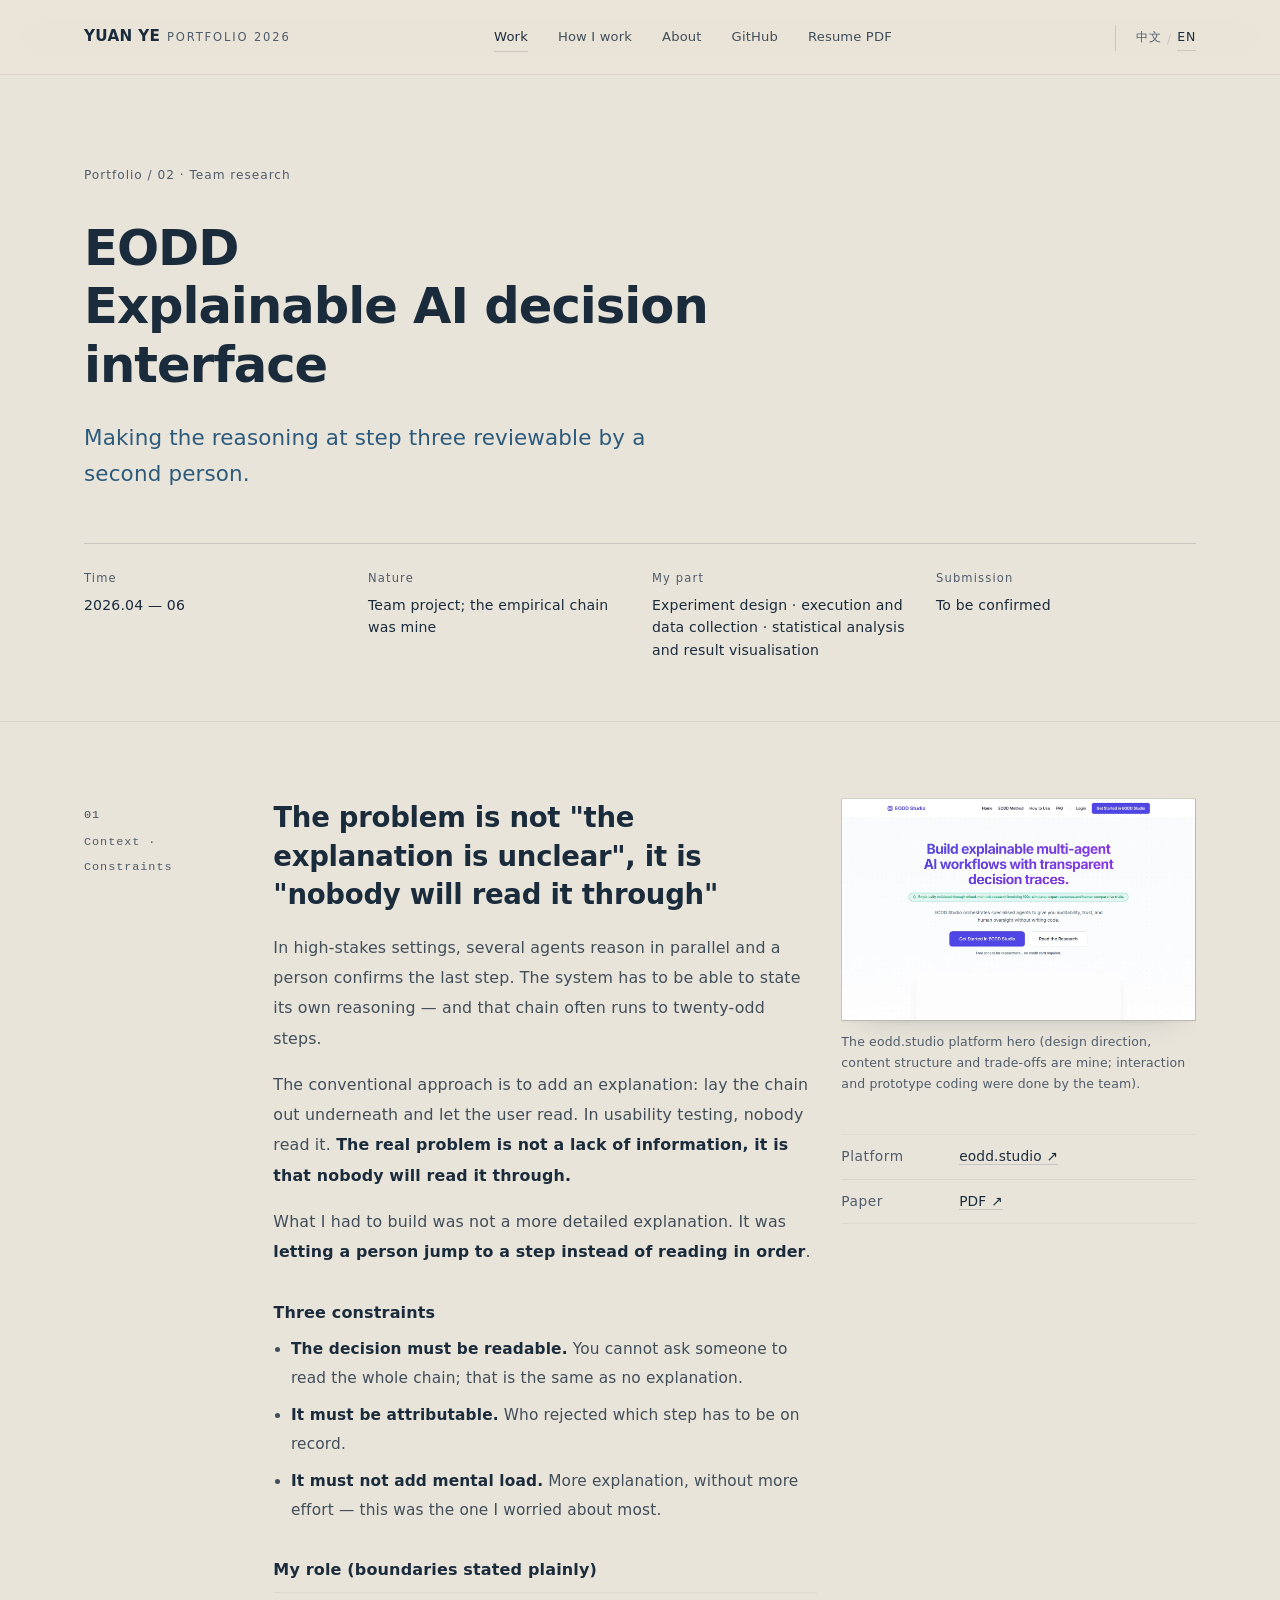
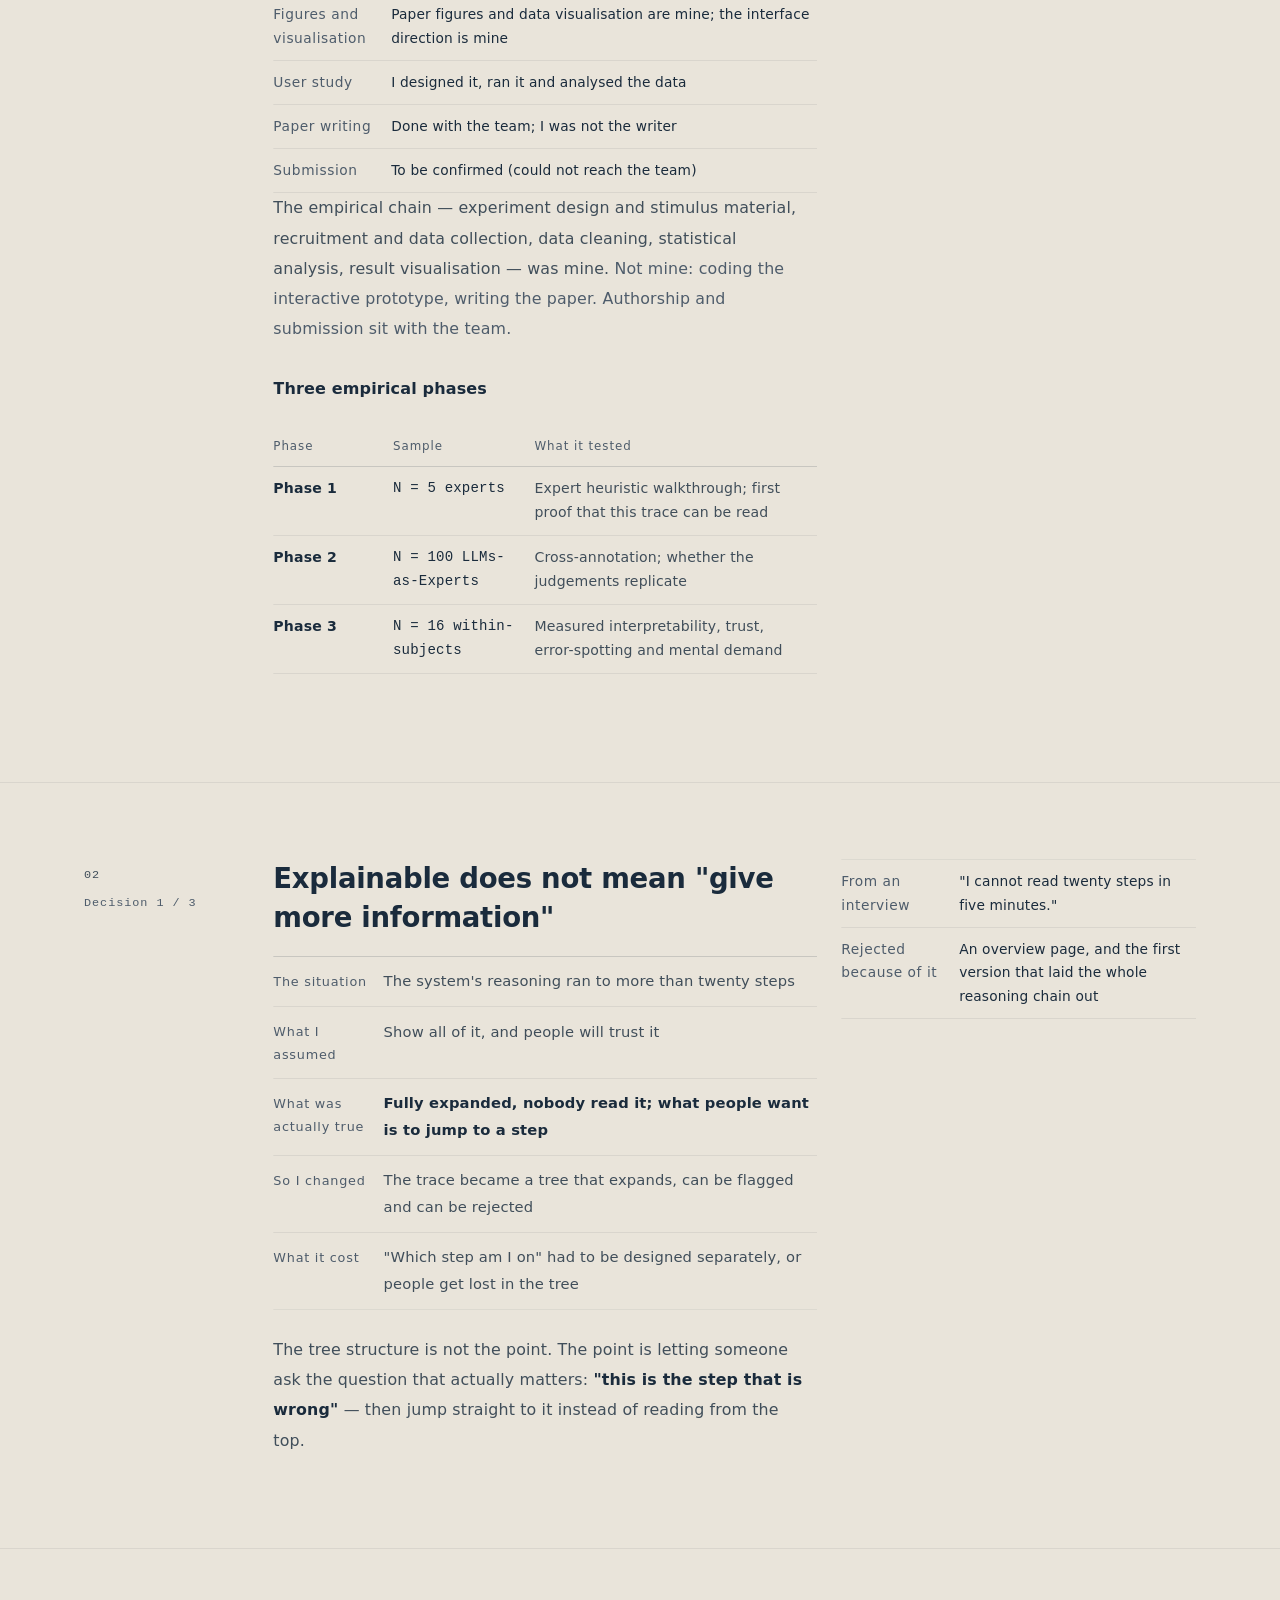
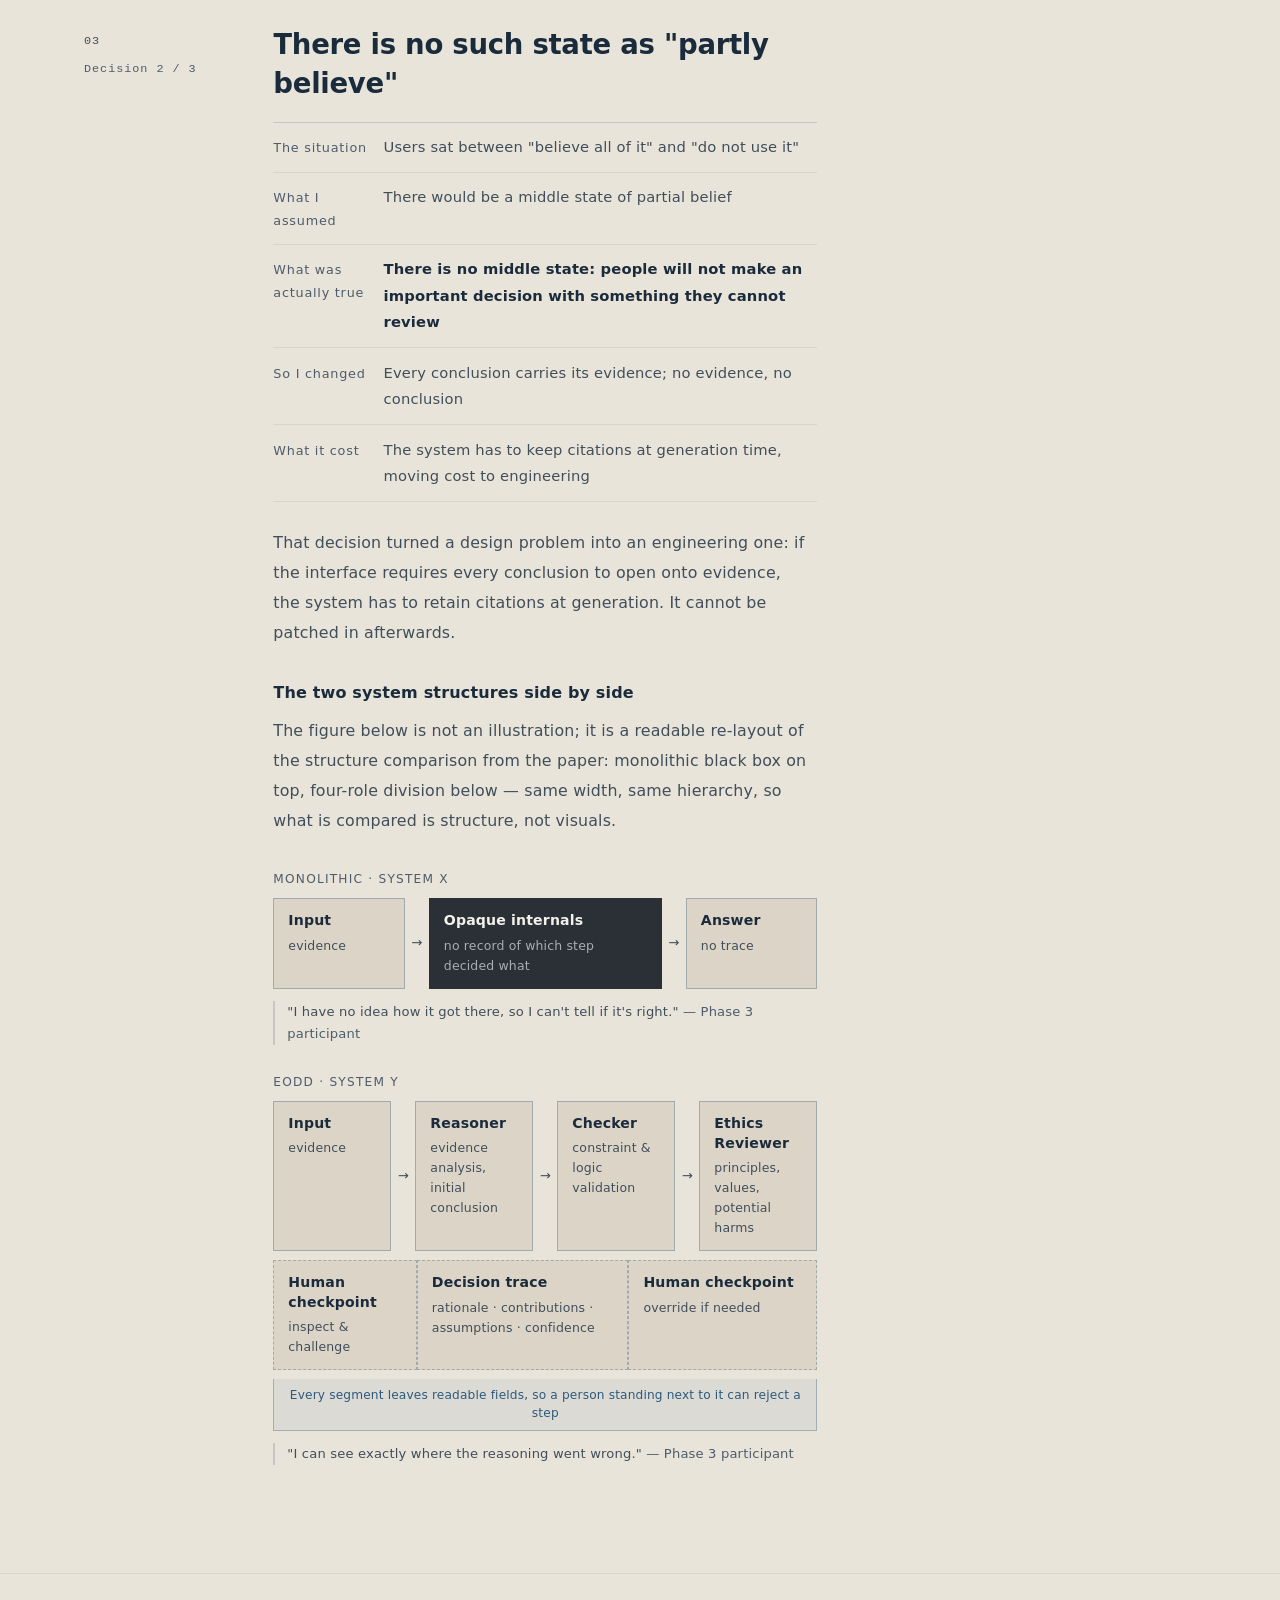
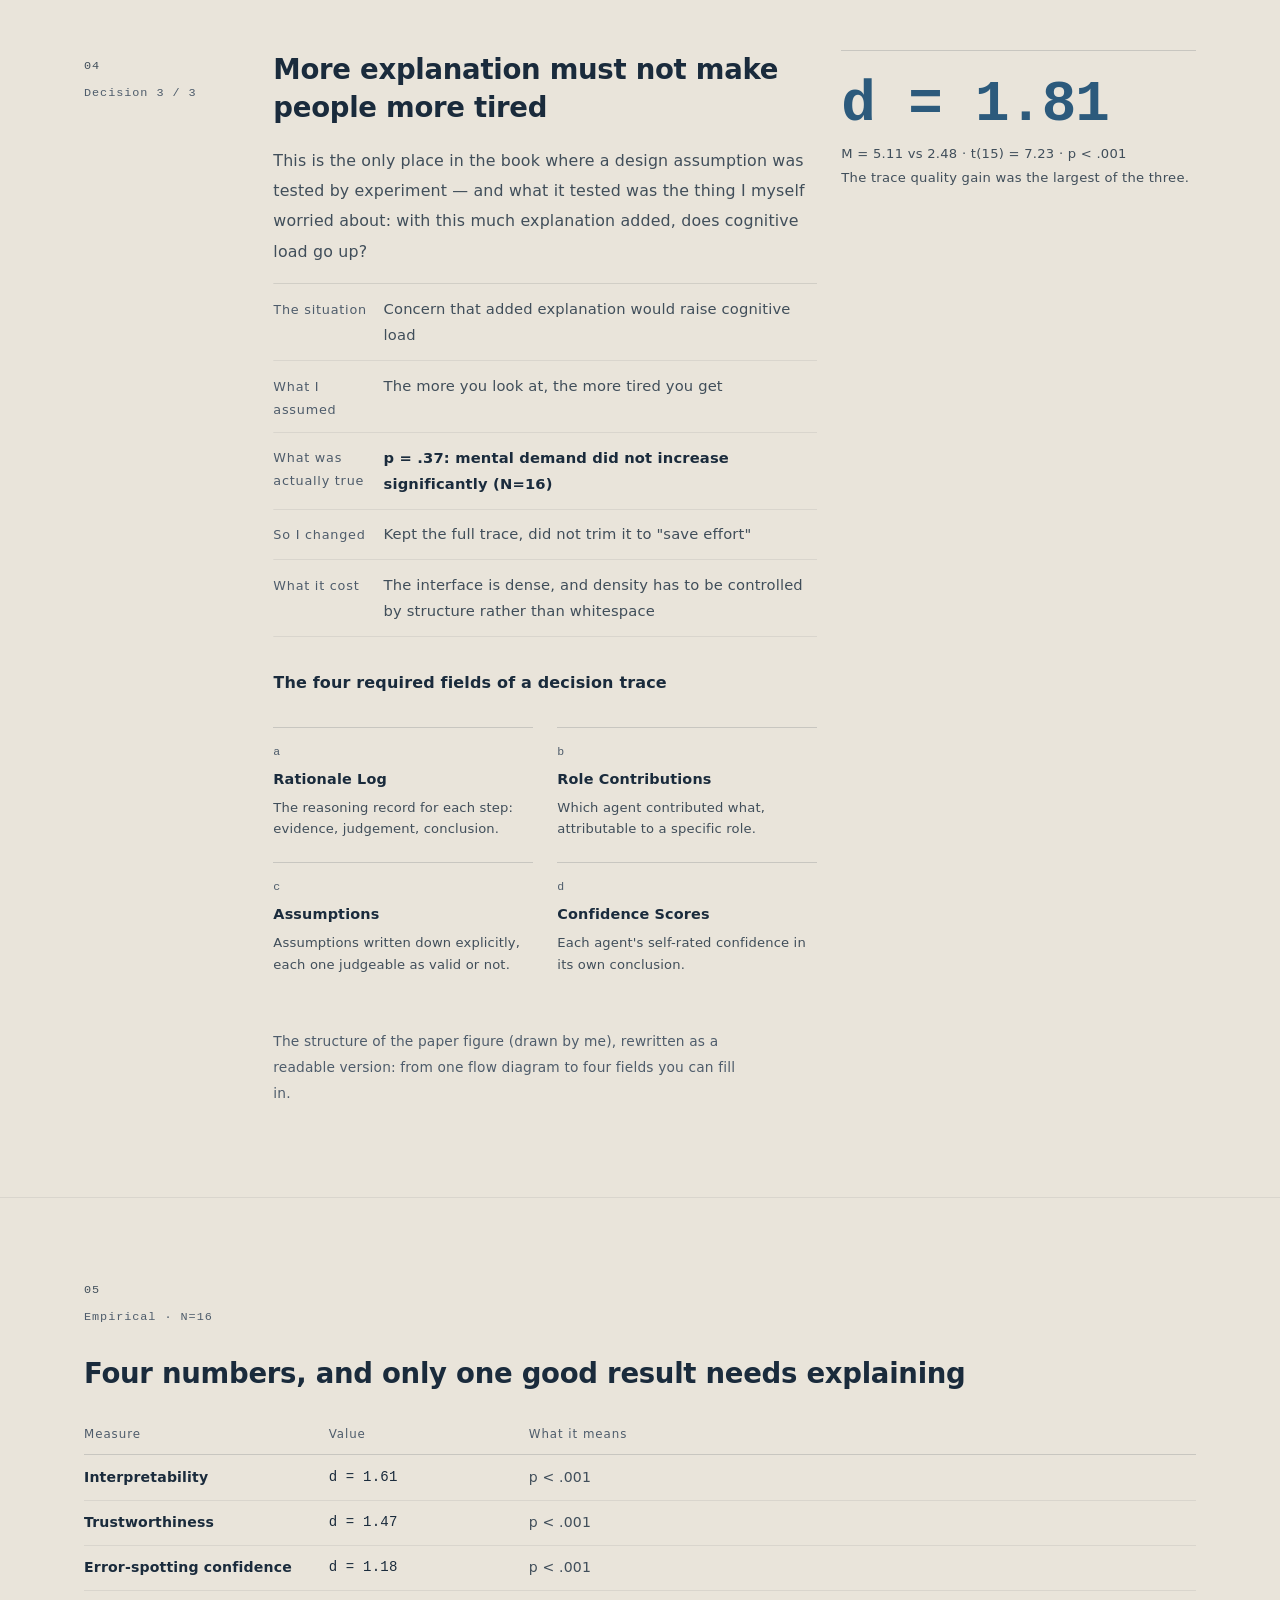
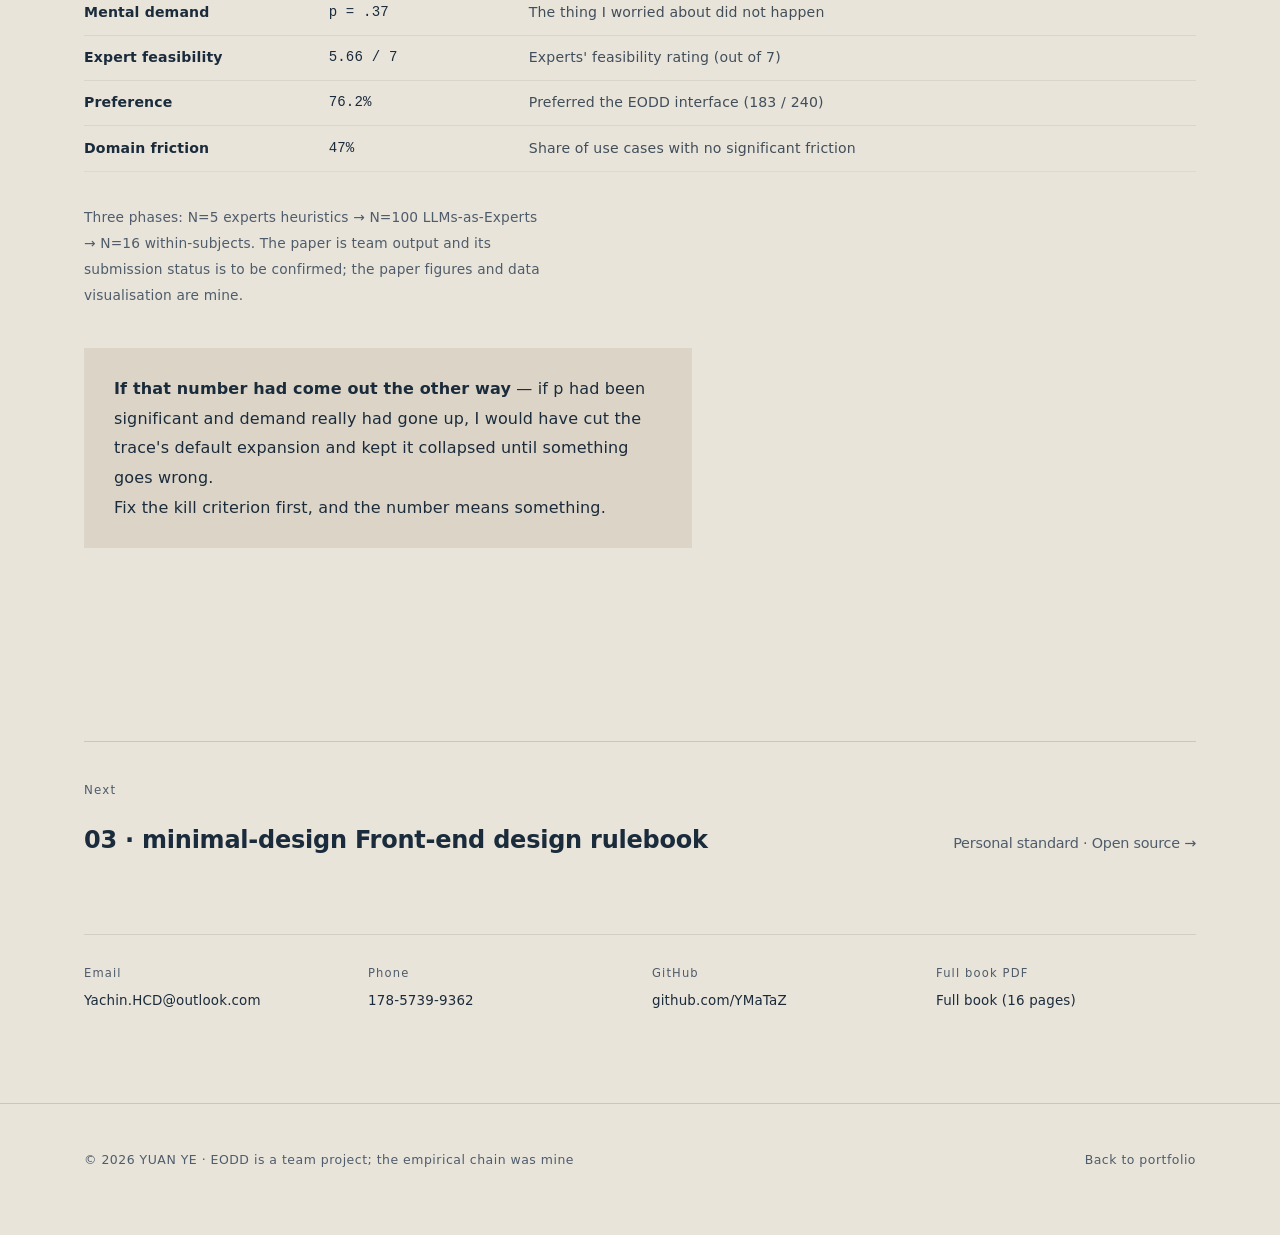
<file: en/work/eodd.html>
<!DOCTYPE html>
<html lang="en">
<head>
<meta charset="UTF-8">
<meta name="viewport" content="width=device-width, initial-scale=1">
<title>EODD · Explainable AI decision interface — YUAN YE</title>
<meta name="description" content="Making the reasoning at step three reviewable by a second person. EODD explainable multi-agent decision interface: a team project in which the empirical chain was mine.">
<meta name="theme-color" content="#E9E4DA">
<meta property="og:type" content="article">
<meta property="og:title" content="EODD · Explainable AI decision interface">
<meta property="og:description" content="Making the reasoning at step three reviewable by a second person.">
<meta property="og:image" content="https://ymataz.github.io/assets/img/eodd-hero.webp">
<meta property="og:url" content="https://ymataz.github.io/en/work/eodd.html">
<meta property="og:site_name" content="YUAN YE · Portfolio 2026">
<meta name="twitter:card" content="summary_large_image">
<link rel="canonical" href="https://ymataz.github.io/en/work/eodd.html">
<link rel="alternate" hreflang="zh-CN" href="https://ymataz.github.io/work/eodd.html">
<link rel="alternate" hreflang="en" href="https://ymataz.github.io/en/work/eodd.html">
<link rel="alternate" hreflang="x-default" href="https://ymataz.github.io/work/eodd.html">
<link rel="icon" href="data:image/svg+xml,%3Csvg xmlns=%27http://www.w3.org/2000/svg%27 viewBox=%270 0 32 32%27%3E%3Crect width=%2732%27 height=%2732%27 fill=%27%23E9E4DA%27/%3E%3Cpath d=%27M7 8h3.2l5.8 9.2L21.8 8H25l-7.2 11.3V24h-3.4v-4.7z%27 fill=%27%231A2B3C%27/%3E%3Crect x=%2723%27 y=%2722%27 width=%272%27 height=%272%27 fill=%27%232C5A7C%27/%3E%3C/svg%3E">
<link rel="stylesheet" href="../../assets/css/style.css">
<link rel="stylesheet" href="../../assets/css/motion.css">
</head>
<body>

<div class="readbar" aria-hidden="true"></div>

<header class="site-head">
  <div class="wrap">
    <a class="mark" href="../../index.html">YUAN YE<span>Portfolio 2026</span></a>
    <nav class="site-nav" aria-label="Main navigation">
      <a href="../../index.html#work" aria-current="page">Work</a>
      <a href="../../index.html#how">How I work</a>
      <a href="../../index.html#about">About</a>
      <a href="https://github.com/YMaTaZ" target="_blank" rel="noopener">GitHub</a>
      <a href="../../assets/yuan-ye-resume-en.pdf" target="_blank" rel="noopener">Resume PDF</a>
    </nav>
    <span class="lang" aria-label="Language / 语言"><a href="../../work/eodd.html">中文</a><span class="sep">/</span><a href="eodd.html" aria-current="true">EN</a></span>
  </div>
</header>

<main>

  <div class="wrap">
    <div class="case-head">
      <p class="breadcrumb"><a href="../../index.html">Portfolio</a> / 02 · Team research</p>
      <h1 class="case-title" data-reveal="mask">EODD<br>Explainable AI decision interface</h1>
      <p class="case-claim" data-reveal="up">Making the reasoning at step three reviewable by a second person.</p>

      <dl class="case-meta" data-reveal="up">
        <div><dt>Time</dt><dd>2026.04 — 06</dd></div>
        <div><dt>Nature</dt><dd>Team project; the empirical chain was mine</dd></div>
        <div><dt>My part</dt><dd>Experiment design · execution and data collection · statistical analysis and result visualisation</dd></div>
        <div><dt>Submission</dt><dd>To be confirmed</dd></div>
      </dl>
    </div>
  </div>

  <!-- ============ CONTEXT ============ -->
  <section class="case-sec">
    <div class="wrap grid">
      <div class="rail" data-reveal="up"><span class="n">01</span>Context · Constraints</div>

      <div class="col-main">
        <h2 data-reveal="up">The problem is not "the explanation is unclear", it is "nobody will read it through"</h2>
        <p>In high-stakes settings, several agents reason in parallel and a person confirms the last step. The system has to be able to state its own reasoning — and that chain often runs to twenty-odd steps.</p>
        <p>The conventional approach is to add an explanation: lay the chain out underneath and let the user read. In usability testing, nobody read it. <strong>The real problem is not a lack of information, it is that nobody will read it through.</strong></p>
        <p>What I had to build was not a more detailed explanation. It was <strong>letting a person jump to a step instead of reading in order</strong>.</p>

        <h3 data-reveal="up">Three constraints</h3>
        <ul>
          <li><strong>The decision must be readable.</strong> You cannot ask someone to read the whole chain; that is the same as no explanation.</li>
          <li><strong>It must be attributable.</strong> Who rejected which step has to be on record.</li>
          <li><strong>It must not add mental load.</strong> More explanation, without more effort — this was the one I worried about most.</li>
        </ul>

        <h3 data-reveal="up">My role (boundaries stated plainly)</h3>
        <div class="kv" data-reveal="up">
          <div class="row"><div class="k">Figures and visualisation</div><div class="v">Paper figures and data visualisation are mine; the interface direction is mine</div></div>
          <div class="row"><div class="k">User study</div><div class="v">I designed it, ran it and analysed the data</div></div>
          <div class="row"><div class="k">Paper writing</div><div class="v">Done with the team; I was not the writer</div></div>
          <div class="row"><div class="k">Submission</div><div class="v">To be confirmed (could not reach the team)</div></div>
        </div>
        <p>The empirical chain — experiment design and stimulus material, recruitment and data collection, data cleaning, statistical analysis, result visualisation — was mine.<span class="dim"> Not mine: coding the interactive prototype, writing the paper. Authorship and submission sit with the team.</span></p>

        <h3 data-reveal="up">Three empirical phases</h3>
        <table class="t" data-reveal="up">
          <thead><tr><th style="width:22%;">Phase</th><th style="width:26%;">Sample</th><th>What it tested</th></tr></thead>
          <tbody>
            <tr><td>Phase 1</td><td class="n">N = 5 experts</td><td>Expert heuristic walkthrough; first proof that this trace can be read</td></tr>
            <tr><td>Phase 2</td><td class="n">N = 100 LLMs-as-Experts</td><td>Cross-annotation; whether the judgements replicate</td></tr>
            <tr><td>Phase 3</td><td class="n">N = 16 within-subjects</td><td>Measured interpretability, trust, error-spotting and mental demand</td></tr>
          </tbody>
        </table>
      </div>

      <div class="col-side">
        <figure class="fig" data-reveal="mask" style="margin-top:0;">
          <img src="../../assets/img/eodd-hero.webp" alt="EODD Studio online platform hero: the headline reads Build explainable multi-agent AI workflows with transparent decision traces." loading="lazy">
          <figcaption>The eodd.studio platform hero (design direction, content structure and trade-offs are mine; interaction and prototype coding were done by the team).</figcaption>
        </figure>
        <div class="kv" data-reveal="up" style="margin-top:24px;">
          <div class="row"><div class="k">Platform</div><div class="v"><a href="https://eodd.studio" target="_blank" rel="noopener">eodd.studio ↗</a></div></div>
          <div class="row"><div class="k">Paper</div><div class="v"><a href="https://ymataz.github.io/assets/EODD_Design_Science_Paper.pdf" target="_blank" rel="noopener">PDF ↗</a></div></div>
        </div>
      </div>
    </div>
  </section>

  <!-- ============ DECISION ONE ============ -->
  <section class="case-sec">
    <div class="wrap grid">
      <div class="rail" data-reveal="up"><span class="n">02</span>Decision 1 / 3</div>

      <div class="col-main">
        <h2 data-reveal="up">Explainable does not mean "give more information"</h2>

        <div class="dec" data-reveal="up">
          <div class="row"><div class="k">The situation</div><div class="v">The system's reasoning ran to more than twenty steps</div></div>
          <div class="row"><div class="k">What I assumed</div><div class="v">Show all of it, and people will trust it</div></div>
          <div class="row turn"><div class="k">What was actually true</div><div class="v">Fully expanded, nobody read it; what people want is to jump to a step</div></div>
          <div class="row"><div class="k">So I changed</div><div class="v">The trace became a tree that expands, can be flagged and can be rejected</div></div>
          <div class="row"><div class="k">What it cost</div><div class="v">"Which step am I on" had to be designed separately, or people get lost in the tree</div></div>
        </div>

        <p>The tree structure is not the point. The point is letting someone ask the question that actually matters: <strong>"this is the step that is wrong"</strong> — then jump straight to it instead of reading from the top.</p>
      </div>

      <div class="col-side">
        <div class="kv" data-reveal="up" style="margin-top:0;">
          <div class="row"><div class="k">From an interview</div><div class="v">"I cannot read twenty steps in five minutes."</div></div>
          <div class="row"><div class="k">Rejected because of it</div><div class="v">An overview page, and the first version that laid the whole reasoning chain out</div></div>
        </div>
      </div>
    </div>
  </section>

  <!-- ============ DECISION TWO ============ -->
  <section class="case-sec">
    <div class="wrap grid">
      <div class="rail" data-reveal="up"><span class="n">03</span>Decision 2 / 3</div>

      <div class="col-main">
        <h2 data-reveal="up">There is no such state as "partly believe"</h2>

        <div class="dec" data-reveal="up">
          <div class="row"><div class="k">The situation</div><div class="v">Users sat between "believe all of it" and "do not use it"</div></div>
          <div class="row"><div class="k">What I assumed</div><div class="v">There would be a middle state of partial belief</div></div>
          <div class="row turn"><div class="k">What was actually true</div><div class="v">There is no middle state: people will not make an important decision with something they cannot review</div></div>
          <div class="row"><div class="k">So I changed</div><div class="v">Every conclusion carries its evidence; no evidence, no conclusion</div></div>
          <div class="row"><div class="k">What it cost</div><div class="v">The system has to keep citations at generation time, moving cost to engineering</div></div>
        </div>

        <p>That decision turned a design problem into an engineering one: if the interface requires every conclusion to open onto evidence, the system has to retain citations at generation. It cannot be patched in afterwards.</p>

        <h3 data-reveal="up">The two system structures side by side</h3>
        <p>The figure below is not an illustration; it is a readable re-layout of the structure comparison from the paper: monolithic black box on top, four-role division below — same width, same hierarchy, so what is compared is structure, not visuals.</p>

        <div class="dg">
          <div class="lbl">MONOLITHIC · SYSTEM X</div>
          <div class="row">
            <div class="bx"><span class="t">Input</span><span class="d">evidence</span></div>
            <div class="ar">→</div>
            <div class="bx dark" style="flex:2;"><span class="t">Opaque internals</span><span class="d">no record of which step decided what</span></div>
            <div class="ar">→</div>
            <div class="bx"><span class="t">Answer</span><span class="d">no trace</span></div>
          </div>
          <div class="say">"I have no idea how it got there, so I can't tell if it's right." <i>— Phase 3 participant</i></div>

          <div class="lbl">EODD · SYSTEM Y</div>
          <div class="row">
            <div class="bx"><span class="t">Input</span><span class="d">evidence</span></div>
            <div class="ar">→</div>
            <div class="bx"><span class="t">Reasoner</span><span class="d">evidence analysis, initial conclusion</span></div>
            <div class="ar">→</div>
            <div class="bx"><span class="t">Checker</span><span class="d">constraint &amp; logic validation</span></div>
            <div class="ar">→</div>
            <div class="bx"><span class="t">Ethics Reviewer</span><span class="d">principles, values, potential harms</span></div>
          </div>
          <div class="row" style="margin-top:6px;">
            <div class="bx hc" style="flex:1;"><span class="t">Human checkpoint</span><span class="d">inspect &amp; challenge</span></div>
            <div class="bx hc" style="flex:1.6;"><span class="t">Decision trace</span><span class="d">rationale · contributions · assumptions · confidence</span></div>
            <div class="bx hc" style="flex:1.4;"><span class="t">Human checkpoint</span><span class="d">override if needed</span></div>
          </div>
          <div class="tracebar">Every segment leaves readable fields, so a person standing next to it can reject a step</div>
          <div class="say">"I can see exactly where the reasoning went wrong." <i>— Phase 3 participant</i></div>
        </div>
      </div>
    </div>
  </section>

  <!-- ============ DECISION THREE ============ -->
  <section class="case-sec">
    <div class="wrap grid">
      <div class="rail" data-reveal="up"><span class="n">04</span>Decision 3 / 3</div>

      <div class="col-main">
        <h2 data-reveal="up">More explanation must not make people more tired</h2>
        <p>This is the only place in the book where a design assumption was tested by experiment — and what it tested was the thing I myself worried about: with this much explanation added, does cognitive load go up?</p>

        <div class="dec" data-reveal="up">
          <div class="row"><div class="k">The situation</div><div class="v">Concern that added explanation would raise cognitive load</div></div>
          <div class="row"><div class="k">What I assumed</div><div class="v">The more you look at, the more tired you get</div></div>
          <div class="row turn"><div class="k">What was actually true</div><div class="v">p = .37: mental demand did not increase significantly (N=16)</div></div>
          <div class="row"><div class="k">So I changed</div><div class="v">Kept the full trace, did not trim it to "save effort"</div></div>
          <div class="row"><div class="k">What it cost</div><div class="v">The interface is dense, and density has to be controlled by structure rather than whitespace</div></div>
        </div>

        <h3 data-reveal="up">The four required fields of a decision trace</h3>
        <div class="fields">
          <div class="field"><span class="tag">a</span><span class="nm">Rationale Log</span><span class="ds">The reasoning record for each step: evidence, judgement, conclusion.</span></div>
          <div class="field"><span class="tag">b</span><span class="nm">Role Contributions</span><span class="ds">Which agent contributed what, attributable to a specific role.</span></div>
          <div class="field"><span class="tag">c</span><span class="nm">Assumptions</span><span class="ds">Assumptions written down explicitly, each one judgeable as valid or not.</span></div>
          <div class="field"><span class="tag">d</span><span class="nm">Confidence Scores</span><span class="ds">Each agent's self-rated confidence in its own conclusion.</span></div>
        </div>
        <p style="font-size:.86rem;color:var(--faint);">The structure of the paper figure (drawn by me), rewritten as a readable version: from one flow diagram to four fields you can fill in.</p>
      </div>

      <div class="col-side">
        <div class="num-block" style="margin-top:0;">
          <div class="big">d = 1.81</div>
          <div class="sub">M = 5.11 vs 2.48 · t(15) = 7.23 · p &lt; .001<br>The trace quality gain was the largest of the three.</div>
        </div>
      </div>
    </div>
  </section>

  <!-- ============ DATA ============ -->
  <section class="case-sec">
    <div class="wrap grid">
      <div class="rail" data-reveal="up"><span class="n">05</span>Empirical · N=16</div>
      <div class="col-wide">
        <h2 data-reveal="up">Four numbers, and only one good result needs explaining</h2>
        <table class="t" data-reveal="up">
          <thead><tr><th style="width:22%;">Measure</th><th style="width:18%;">Value</th><th>What it means</th></tr></thead>
          <tbody>
            <tr><td>Interpretability</td><td class="n">d = 1.61</td><td>p &lt; .001</td></tr>
            <tr><td>Trustworthiness</td><td class="n">d = 1.47</td><td>p &lt; .001</td></tr>
            <tr><td>Error-spotting confidence</td><td class="n">d = 1.18</td><td>p &lt; .001</td></tr>
            <tr><td>Mental demand</td><td class="n">p = .37</td><td>The thing I worried about did not happen</td></tr>
            <tr><td>Expert feasibility</td><td class="n">5.66 / 7</td><td>Experts' feasibility rating (out of 7)</td></tr>
            <tr><td>Preference</td><td class="n">76.2%</td><td>Preferred the EODD interface (183 / 240)</td></tr>
            <tr><td>Domain friction</td><td class="n">47%</td><td>Share of use cases with no significant friction</td></tr>
          </tbody>
        </table>
        <p style="font-size:.86rem;color:var(--faint);">Three phases: N=5 experts heuristics → N=100 LLMs-as-Experts → N=16 within-subjects. The paper is team output and its submission status is to be confirmed; the paper figures and data visualisation are mine.</p>

        <div class="quote" style="max-width:38em;">
          <strong>If that number had come out the other way</strong> — if p had been significant and demand really had gone up, I would have cut the trace's default expansion and kept it collapsed until something goes wrong.<br>
          Fix the kill criterion first, and the number means something.
        </div>
      </div>
    </div>
  </section>

  <div class="wrap">
    <div class="next" data-reveal="up">
      <span class="lbl">Next</span>
      <a href="minimal-design.html">03 · minimal-design Front-end design rulebook <span>Personal standard · Open source →</span></a>
    </div>

    <div class="contact-band" data-reveal="up">
      <div><span>Email</span><a href="mailto:Yachin.HCD@outlook.com">Yachin.HCD@outlook.com</a></div>
      <div><span>Phone</span><a href="tel:+8617857399362">178-5739-9362</a></div>
      <div><span>GitHub</span><a href="https://github.com/YMaTaZ" target="_blank" rel="noopener">github.com/YMaTaZ</a></div>
      <div><span>Full book PDF</span><a href="../../assets/portfolio-2026-en.pdf" target="_blank" rel="noopener">Full book (16 pages)</a></div>
    </div>
  </div>

</main>

<footer class="site-foot">
  <div class="wrap">
    <span>© 2026 YUAN YE · EODD is a team project; the empirical chain was mine</span>
    <span><a href="../../index.html">Back to portfolio</a></span>
  </div>
</footer>

<script src="../../assets/js/motion.js" defer></script>
</body>
</html>
</file>
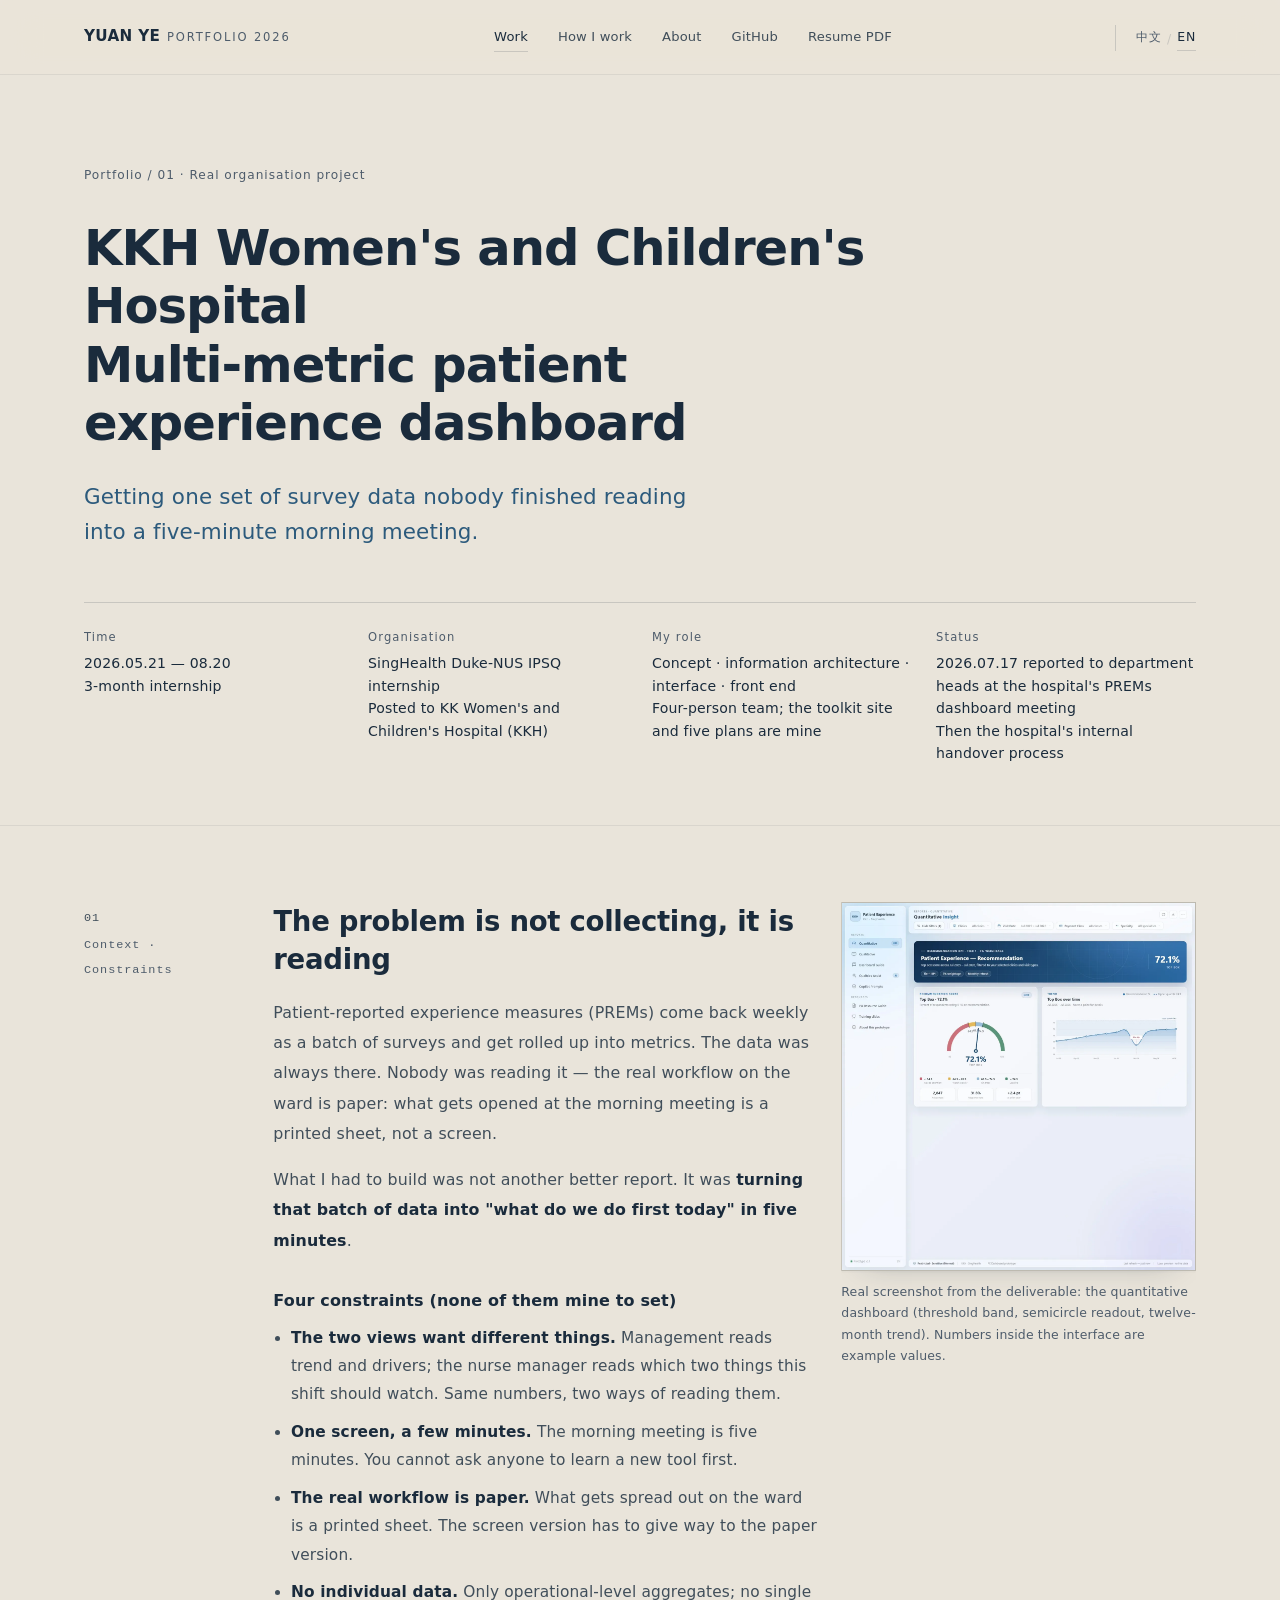
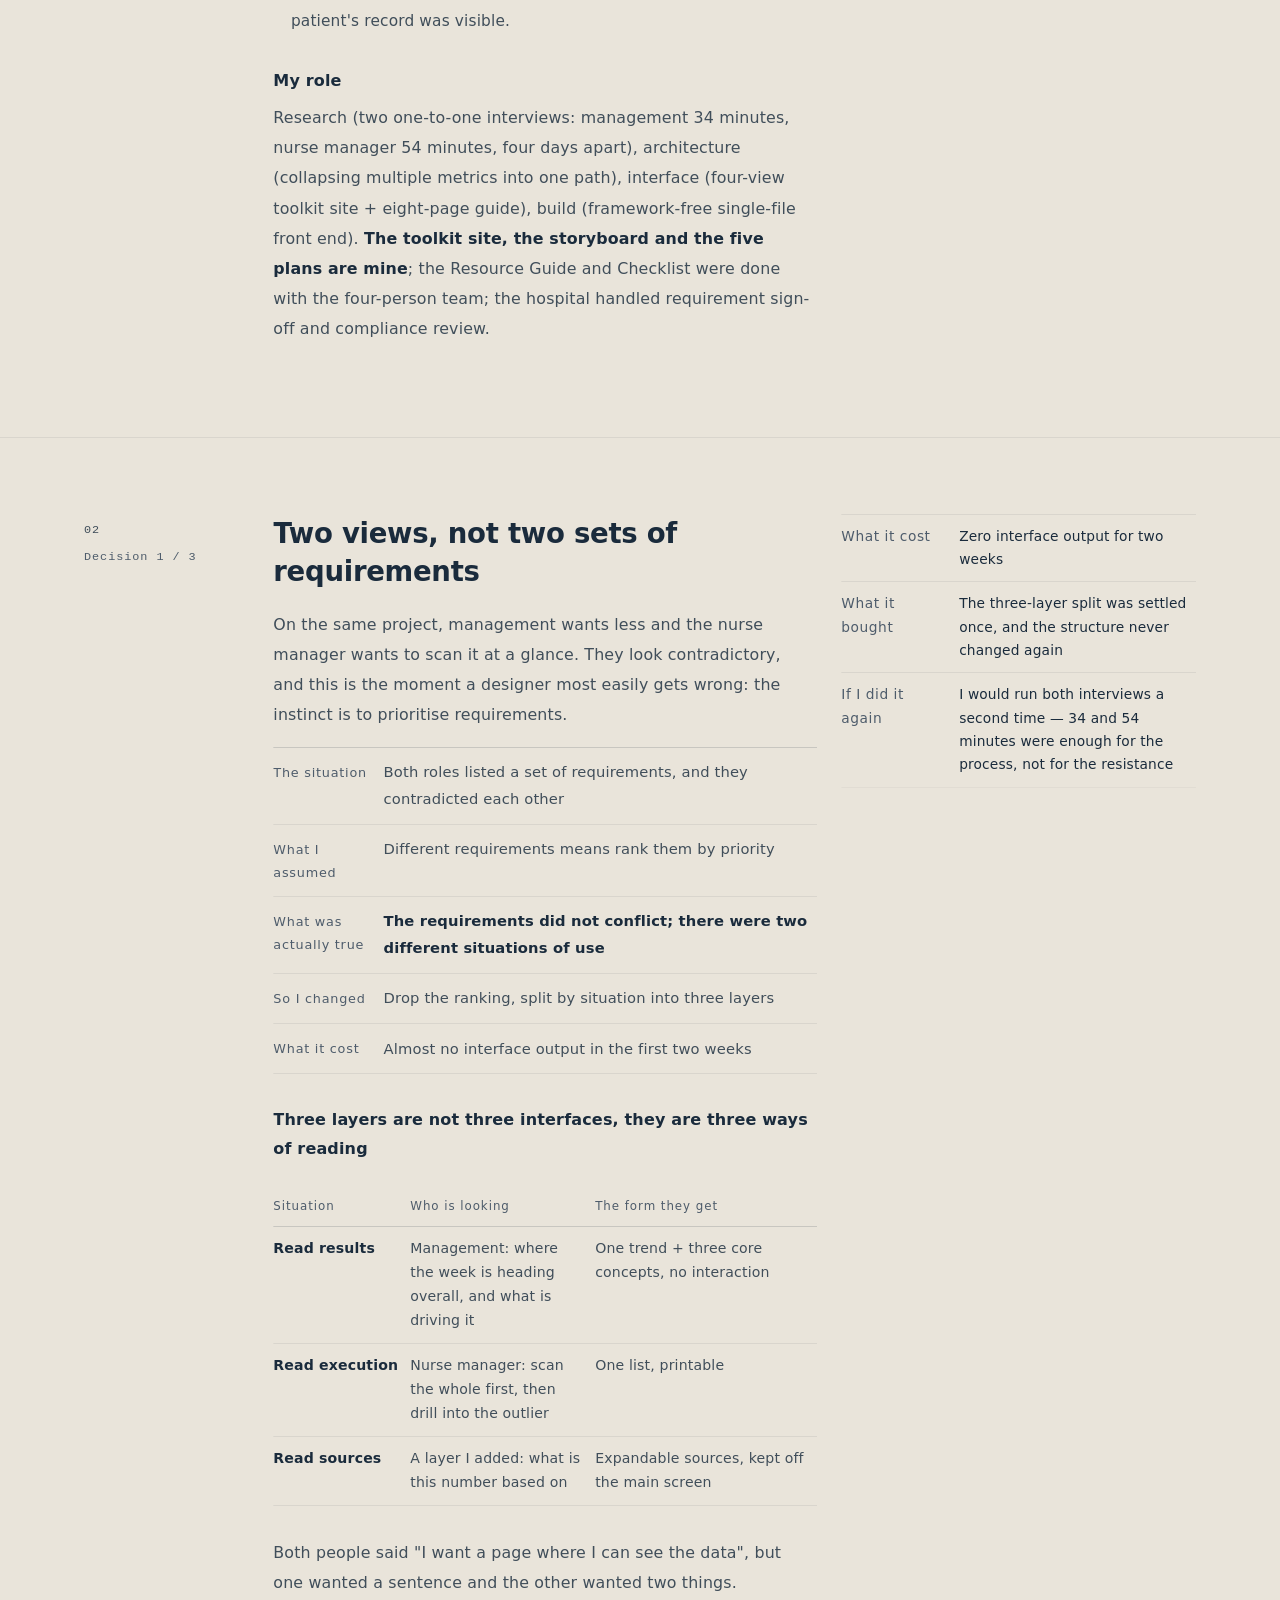
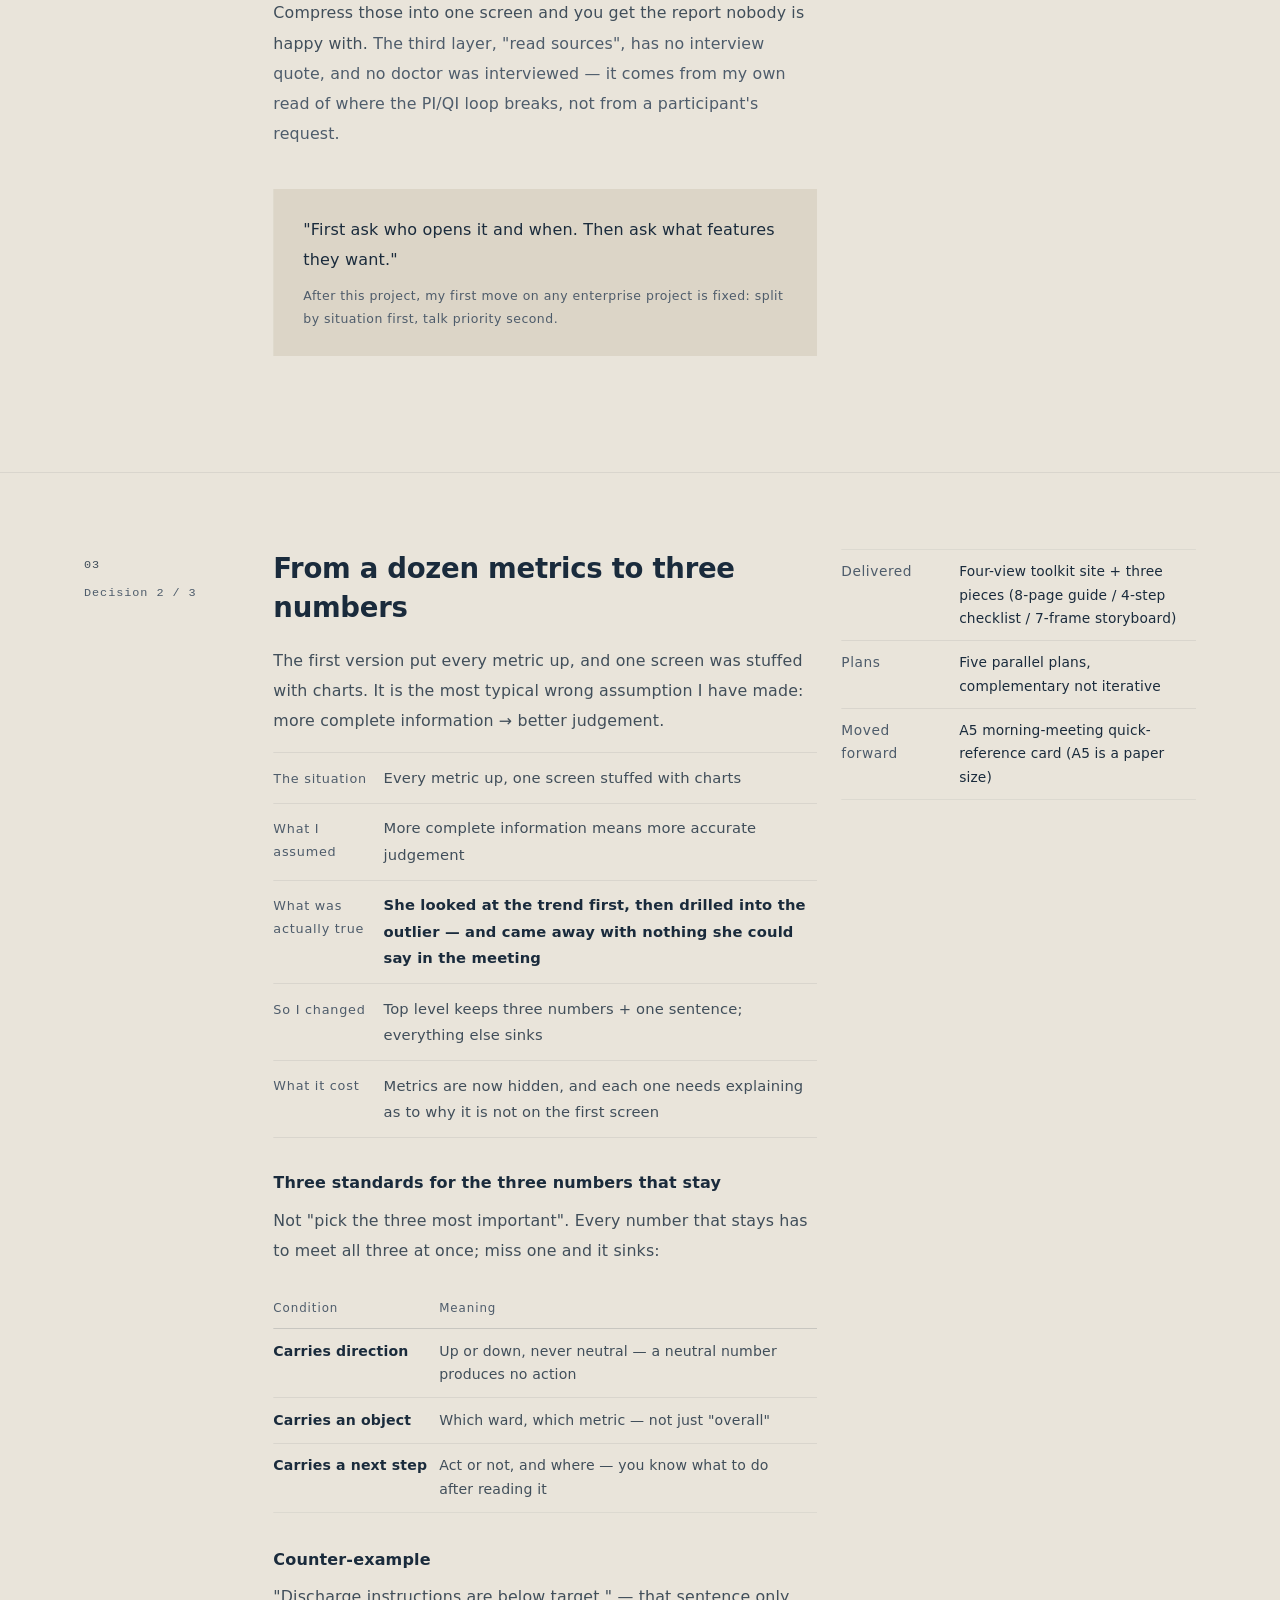
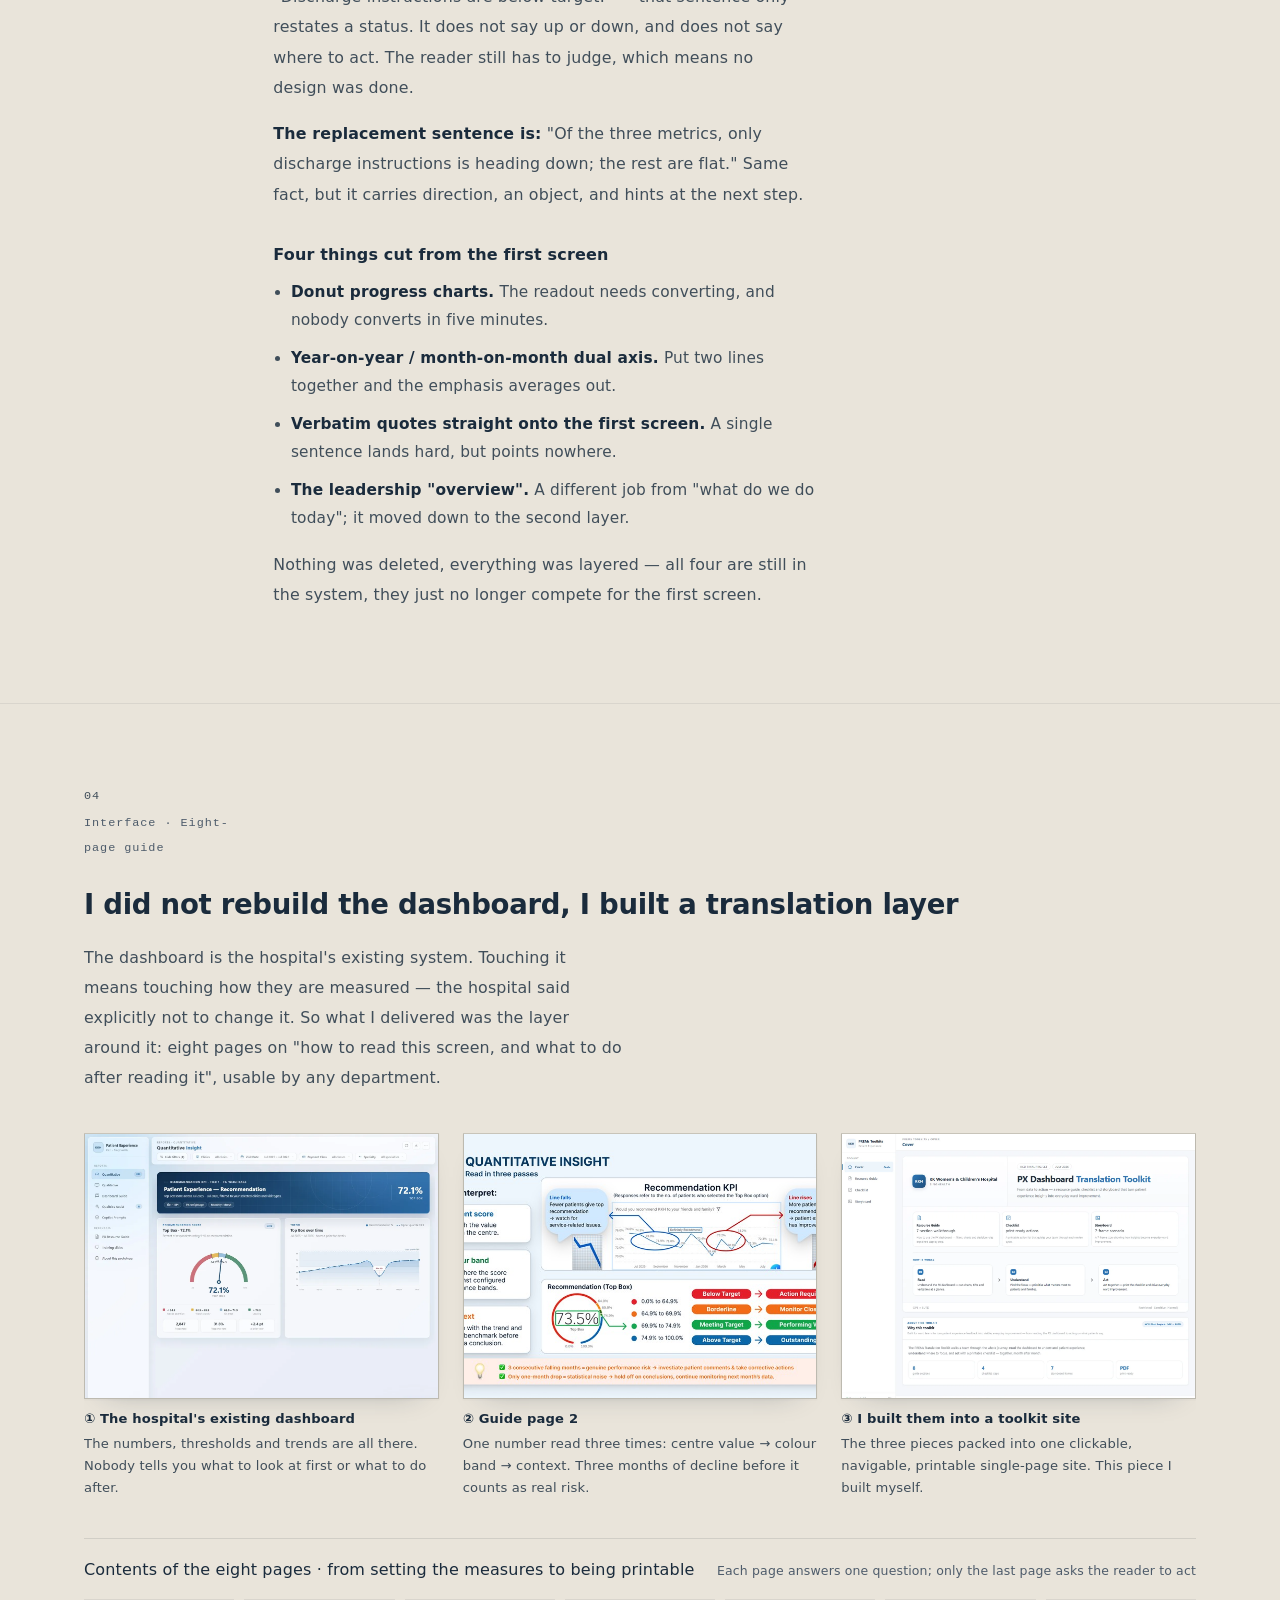
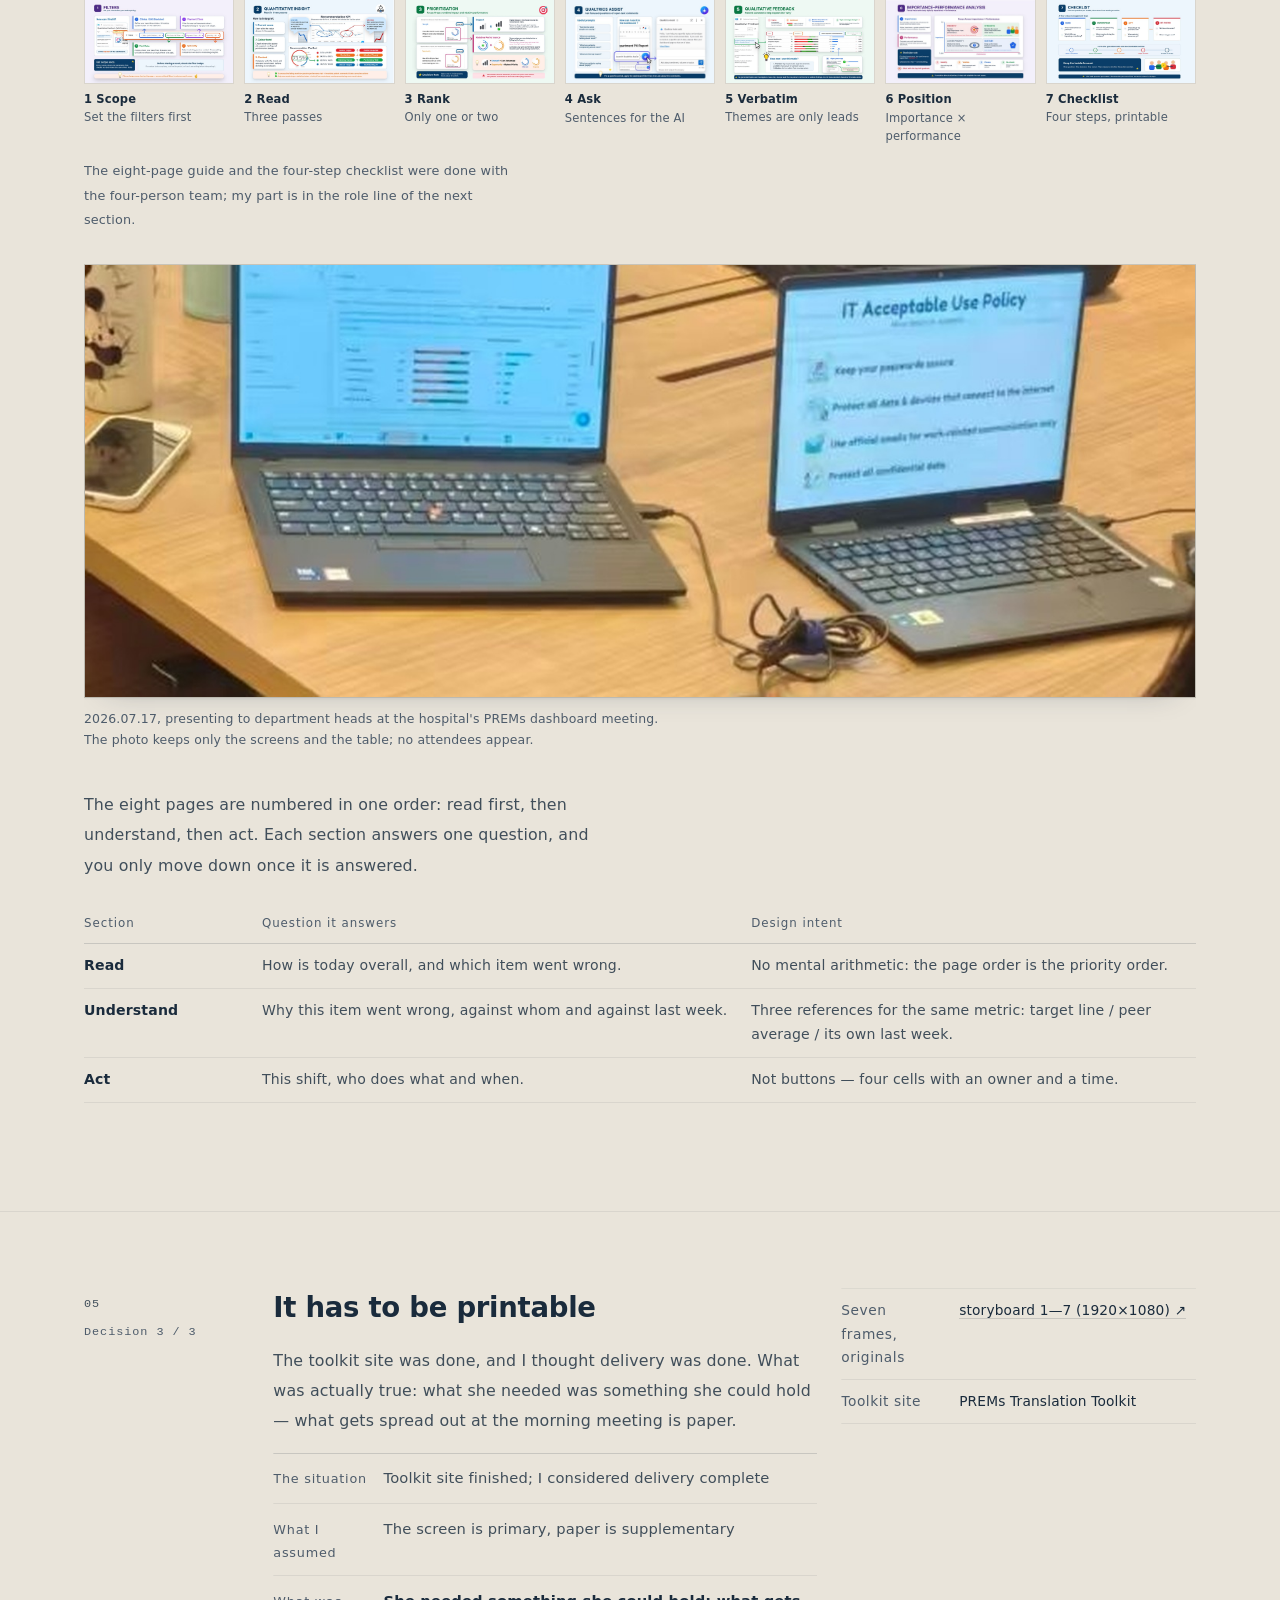
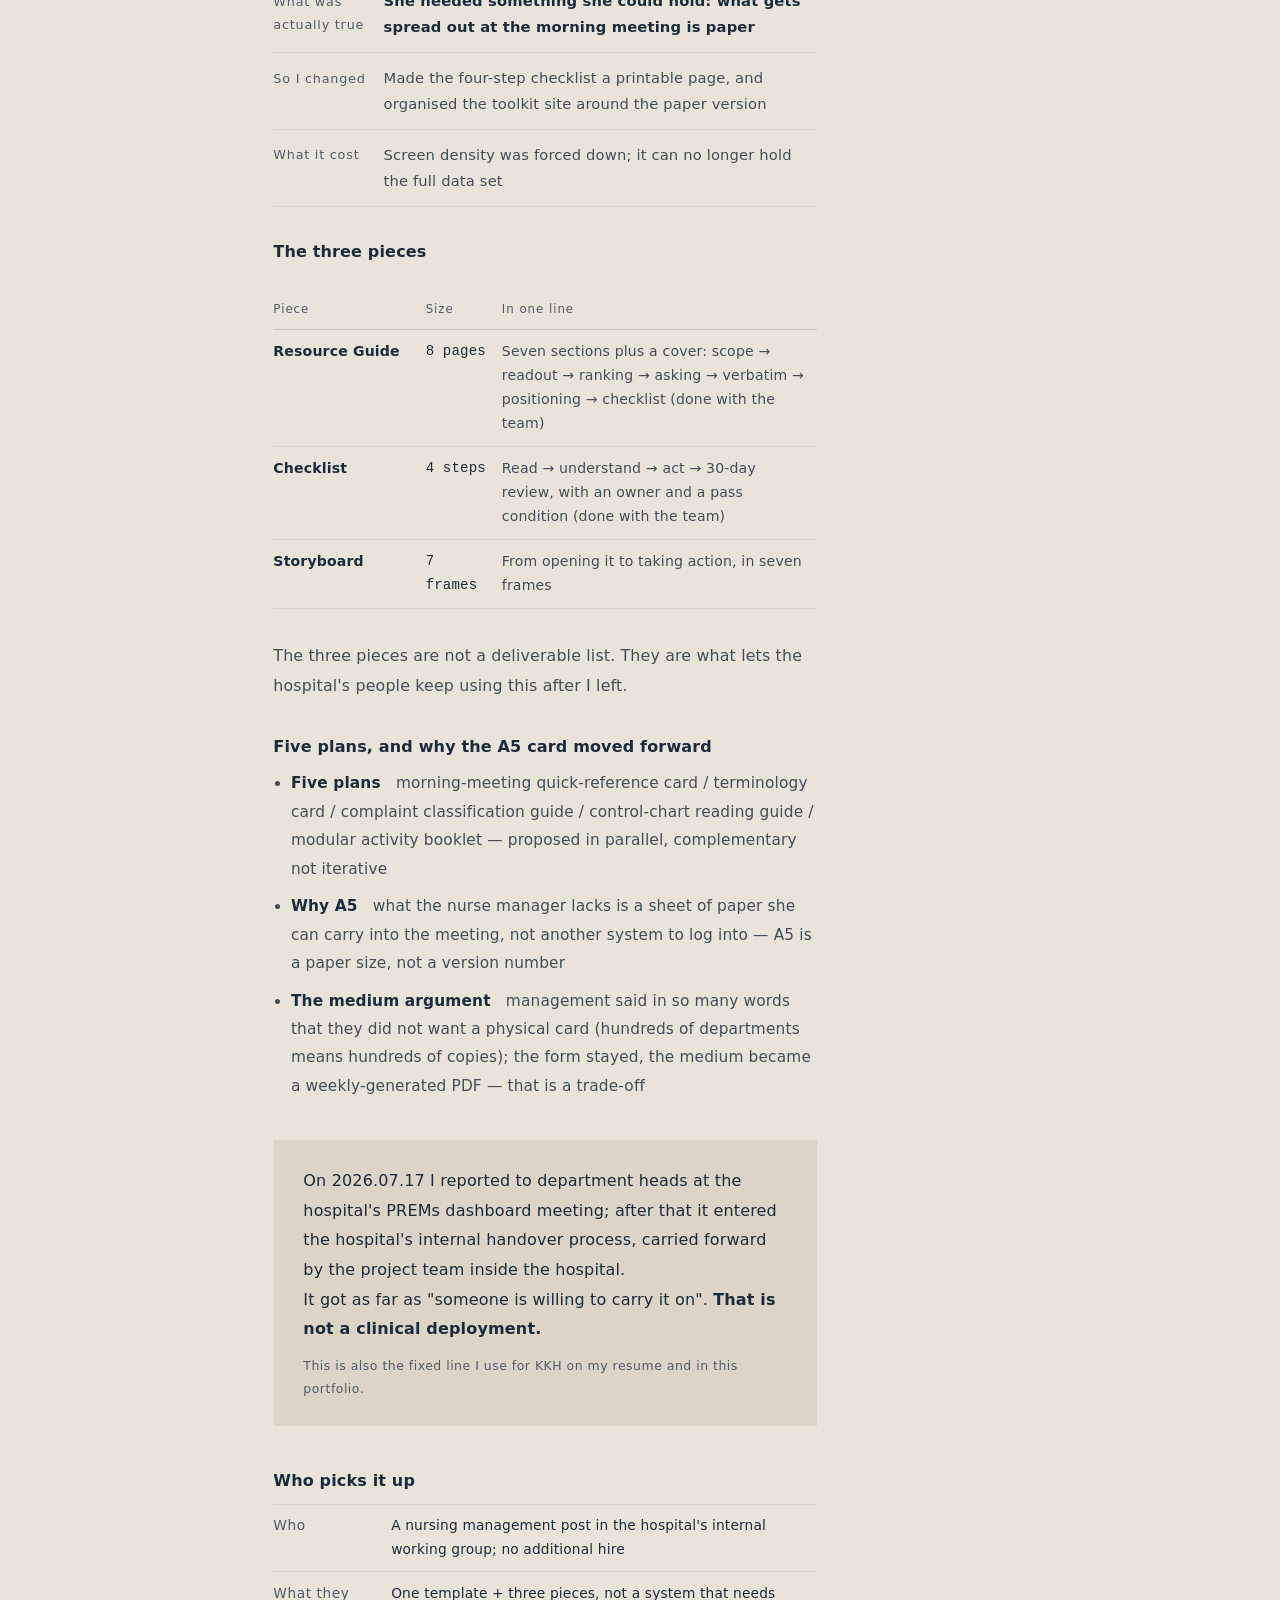
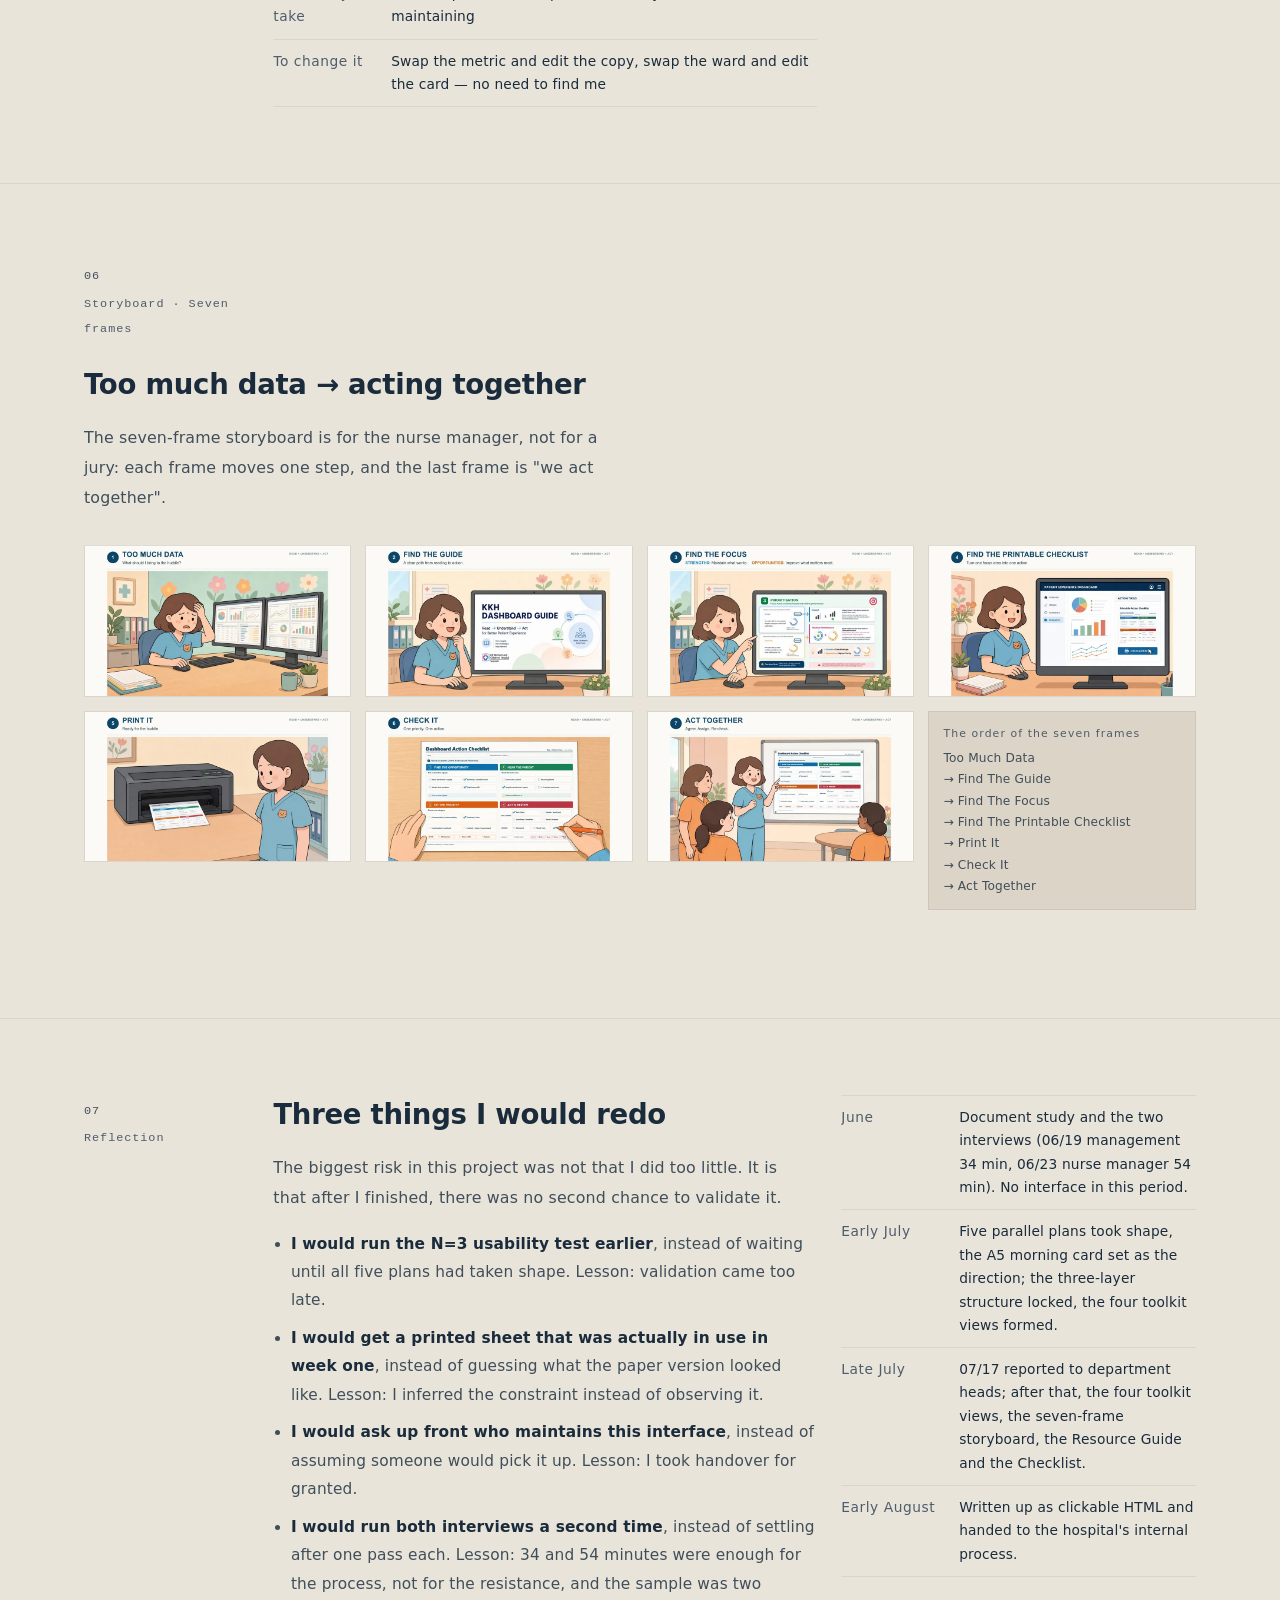
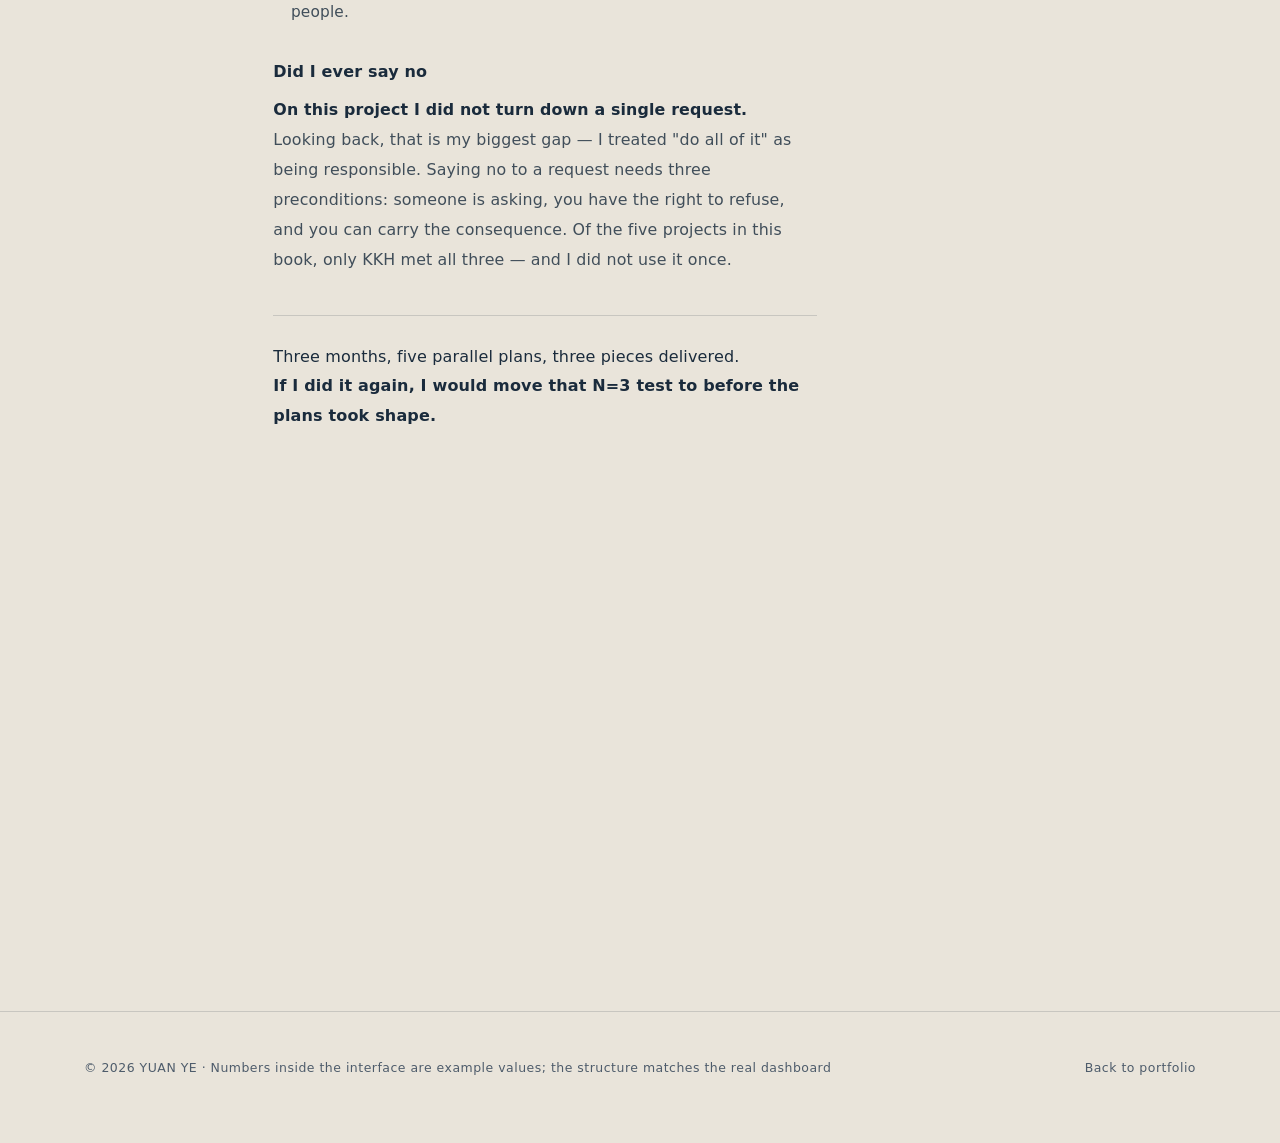
<file: en/work/kkh.html>
<!DOCTYPE html>
<html lang="en">
<head>
<meta charset="UTF-8">
<meta name="viewport" content="width=device-width, initial-scale=1">
<title>KKH Women's and Children's Hospital · Multi-metric patient experience dashboard — YUAN YE</title>
<meta name="description" content="Getting one set of survey data nobody finished reading into a five-minute morning meeting. KKH Women's and Children's Hospital patient experience dashboard: the toolkit site and five plans are mine, the Resource Guide and Checklist were done with the team.">
<meta name="theme-color" content="#E9E4DA">
<meta property="og:type" content="article">
<meta property="og:title" content="KKH Women's and Children's Hospital · Multi-metric patient experience dashboard">
<meta property="og:description" content="Getting one set of survey data nobody finished reading into a five-minute morning meeting.">
<meta property="og:image" content="https://ymataz.github.io/assets/img/px-dashboard.webp">
<meta property="og:url" content="https://ymataz.github.io/en/work/kkh.html">
<meta property="og:site_name" content="YUAN YE · Portfolio 2026">
<meta name="twitter:card" content="summary_large_image">
<link rel="canonical" href="https://ymataz.github.io/en/work/kkh.html">
<link rel="alternate" hreflang="zh-CN" href="https://ymataz.github.io/work/kkh.html">
<link rel="alternate" hreflang="en" href="https://ymataz.github.io/en/work/kkh.html">
<link rel="alternate" hreflang="x-default" href="https://ymataz.github.io/work/kkh.html">
<link rel="icon" href="data:image/svg+xml,%3Csvg xmlns=%27http://www.w3.org/2000/svg%27 viewBox=%270 0 32 32%27%3E%3Crect width=%2732%27 height=%2732%27 fill=%27%23E9E4DA%27/%3E%3Cpath d=%27M7 8h3.2l5.8 9.2L21.8 8H25l-7.2 11.3V24h-3.4v-4.7z%27 fill=%27%231A2B3C%27/%3E%3Crect x=%2723%27 y=%2722%27 width=%272%27 height=%272%27 fill=%27%232C5A7C%27/%3E%3C/svg%3E">
<link rel="stylesheet" href="../../assets/css/style.css">
<link rel="stylesheet" href="../../assets/css/motion.css">
</head>
<body>

<div class="readbar" aria-hidden="true"></div>

<header class="site-head">
  <div class="wrap">
    <a class="mark" href="../../index.html">YUAN YE<span>Portfolio 2026</span></a>
    <nav class="site-nav" aria-label="Main navigation">
      <a href="../../index.html#work" aria-current="page">Work</a>
      <a href="../../index.html#how">How I work</a>
      <a href="../../index.html#about">About</a>
      <a href="https://github.com/YMaTaZ" target="_blank" rel="noopener">GitHub</a>
      <a href="../../assets/yuan-ye-resume-en.pdf" target="_blank" rel="noopener">Resume PDF</a>
    </nav>
    <span class="lang" aria-label="Language / 语言"><a href="../../work/kkh.html">中文</a><span class="sep">/</span><a href="kkh.html" aria-current="true">EN</a></span>
  </div>
</header>

<main>

  <div class="wrap">
    <div class="case-head">
      <p class="breadcrumb"><a href="../../index.html">Portfolio</a> / 01 · Real organisation project</p>
      <h1 class="case-title" data-reveal="mask">KKH Women's and Children's Hospital<br>Multi-metric patient experience dashboard</h1>
      <p class="case-claim" data-reveal="up">Getting one set of survey data nobody finished reading into a five-minute morning meeting.</p>

      <dl class="case-meta" data-reveal="up">
        <div><dt>Time</dt><dd>2026.05.21 — 08.20<br>3-month internship</dd></div>
        <div><dt>Organisation</dt><dd>SingHealth Duke-NUS IPSQ internship<br>Posted to KK Women's and Children's Hospital (KKH)</dd></div>
        <div><dt>My role</dt><dd>Concept · information architecture · interface · front end<br>Four-person team; the toolkit site and five plans are mine</dd></div>
        <div><dt>Status</dt><dd>2026.07.17 reported to department heads at the hospital's PREMs dashboard meeting<br>Then the hospital's internal handover process</dd></div>
      </dl>
    </div>
  </div>

  <!-- ============ CONTEXT AND CONSTRAINTS ============ -->
  <section class="case-sec">
    <div class="wrap grid">
      <div class="rail" data-reveal="up"><span class="n">01</span>Context · Constraints</div>

      <div class="col-main">
        <h2 data-reveal="up">The problem is not collecting, it is reading</h2>
        <p>Patient-reported experience measures (PREMs) come back weekly as a batch of surveys and get rolled up into metrics. The data was always there. Nobody was reading it — the real workflow on the ward is paper: what gets opened at the morning meeting is a printed sheet, not a screen.</p>
        <p>What I had to build was not another better report. It was <strong>turning that batch of data into "what do we do first today" in five minutes</strong>.</p>

        <h3 data-reveal="up">Four constraints (none of them mine to set)</h3>
        <ul>
          <li><strong>The two views want different things.</strong> Management reads trend and drivers; the nurse manager reads which two things this shift should watch. Same numbers, two ways of reading them.</li>
          <li><strong>One screen, a few minutes.</strong> The morning meeting is five minutes. You cannot ask anyone to learn a new tool first.</li>
          <li><strong>The real workflow is paper.</strong> What gets spread out on the ward is a printed sheet. The screen version has to give way to the paper version.</li>
          <li><strong>No individual data.</strong> Only operational-level aggregates; no single patient's record was visible.</li>
        </ul>

        <h3 data-reveal="up">My role</h3>
        <p>Research (two one-to-one interviews: management 34 minutes, nurse manager 54 minutes, four days apart), architecture (collapsing multiple metrics into one path), interface (four-view toolkit site + eight-page guide), build (framework-free single-file front end). <strong>The toolkit site, the storyboard and the five plans are mine</strong>; the Resource Guide and Checklist were done with the four-person team; the hospital handled requirement sign-off and compliance review.</p>
      </div>

      <div class="col-side">
        <figure class="fig" data-reveal="mask" style="margin-top:0;">
          <img src="../../assets/img/px-dashboard.webp" alt="Quantitative dashboard: a 72.1% patient experience recommendation readout at the top, a threshold colour band and half-month readout table in the middle, and a twelve-month trend below." loading="lazy">
          <figcaption>Real screenshot from the deliverable: the quantitative dashboard (threshold band, semicircle readout, twelve-month trend). Numbers inside the interface are example values.</figcaption>
        </figure>
      </div>
    </div>
  </section>

  <!-- ============ DECISION ONE ============ -->
  <section class="case-sec">
    <div class="wrap grid">
      <div class="rail" data-reveal="up"><span class="n">02</span>Decision 1 / 3</div>

      <div class="col-main">
        <h2 data-reveal="up">Two views, not two sets of requirements</h2>
        <p>On the same project, management wants less and the nurse manager wants to scan it at a glance. They look contradictory, and this is the moment a designer most easily gets wrong: the instinct is to prioritise requirements.</p>

        <div class="dec" data-reveal="up">
          <div class="row"><div class="k">The situation</div><div class="v">Both roles listed a set of requirements, and they contradicted each other</div></div>
          <div class="row"><div class="k">What I assumed</div><div class="v">Different requirements means rank them by priority</div></div>
          <div class="row turn"><div class="k">What was actually true</div><div class="v">The requirements did not conflict; there were two different situations of use</div></div>
          <div class="row"><div class="k">So I changed</div><div class="v">Drop the ranking, split by situation into three layers</div></div>
          <div class="row"><div class="k">What it cost</div><div class="v">Almost no interface output in the first two weeks</div></div>
        </div>

        <h3 data-reveal="up">Three layers are not three interfaces, they are three ways of reading</h3>
        <table class="t" data-reveal="up">
          <thead><tr><th style="width:20%;">Situation</th><th style="width:34%;">Who is looking</th><th>The form they get</th></tr></thead>
          <tbody>
            <tr><td>Read results</td><td>Management: where the week is heading overall, and what is driving it</td><td>One trend + three core concepts, no interaction</td></tr>
            <tr><td>Read execution</td><td>Nurse manager: scan the whole first, then drill into the outlier</td><td>One list, printable</td></tr>
            <tr><td>Read sources</td><td>A layer I added: what is this number based on</td><td>Expandable sources, kept off the main screen</td></tr>
          </tbody>
        </table>

        <p>Both people said "I want a page where I can see the data", but one wanted a sentence and the other wanted two things. Compress those into one screen and you get the report nobody is happy with.<span class="dim"> The third layer, "read sources", has no interview quote, and no doctor was interviewed — it comes from my own read of where the PI/QI loop breaks, not from a participant's request.</span></p>

        <div class="quote" data-reveal="up">
          "First ask who opens it and when. Then ask what features they want."
          <cite>After this project, my first move on any enterprise project is fixed: split by situation first, talk priority second.</cite>
        </div>
      </div>

      <div class="col-side">
        <div class="kv" data-reveal="up">
          <div class="row"><div class="k">What it cost</div><div class="v">Zero interface output for two weeks</div></div>
          <div class="row"><div class="k">What it bought</div><div class="v">The three-layer split was settled once, and the structure never changed again</div></div>
          <div class="row"><div class="k">If I did it again</div><div class="v">I would run both interviews a second time — 34 and 54 minutes were enough for the process, not for the resistance</div></div>
        </div>
      </div>
    </div>
  </section>

  <!-- ============ DECISION TWO ============ -->
  <section class="case-sec">
    <div class="wrap grid">
      <div class="rail" data-reveal="up"><span class="n">03</span>Decision 2 / 3</div>

      <div class="col-main">
        <h2 data-reveal="up">From a dozen metrics to three numbers</h2>
        <p>The first version put every metric up, and one screen was stuffed with charts. It is the most typical wrong assumption I have made: more complete information → better judgement.</p>

        <div class="dec" data-reveal="up">
          <div class="row"><div class="k">The situation</div><div class="v">Every metric up, one screen stuffed with charts</div></div>
          <div class="row"><div class="k">What I assumed</div><div class="v">More complete information means more accurate judgement</div></div>
          <div class="row turn"><div class="k">What was actually true</div><div class="v">She looked at the trend first, then drilled into the outlier — and came away with nothing she could say in the meeting</div></div>
          <div class="row"><div class="k">So I changed</div><div class="v">Top level keeps three numbers + one sentence; everything else sinks</div></div>
          <div class="row"><div class="k">What it cost</div><div class="v">Metrics are now hidden, and each one needs explaining as to why it is not on the first screen</div></div>
        </div>

        <h3 data-reveal="up">Three standards for the three numbers that stay</h3>
        <p>Not "pick the three most important". Every number that stays has to meet all three at once; miss one and it sinks:</p>
        <table class="t" data-reveal="up">
          <thead><tr><th style="width:20%;">Condition</th><th>Meaning</th></tr></thead>
          <tbody>
            <tr><td>Carries direction</td><td>Up or down, never neutral — a neutral number produces no action</td></tr>
            <tr><td>Carries an object</td><td>Which ward, which metric — not just "overall"</td></tr>
            <tr><td>Carries a next step</td><td>Act or not, and where — you know what to do after reading it</td></tr>
          </tbody>
        </table>

        <h3 data-reveal="up">Counter-example</h3>
        <p>"Discharge instructions are below target." — that sentence only restates a status. It does not say up or down, and does not say where to act. The reader still has to judge, which means no design was done.</p>
        <p><strong>The replacement sentence is:</strong> "Of the three metrics, only discharge instructions is heading down; the rest are flat." Same fact, but it carries direction, an object, and hints at the next step.</p>

        <h3 data-reveal="up">Four things cut from the first screen</h3>
        <ul>
          <li><strong>Donut progress charts.</strong> The readout needs converting, and nobody converts in five minutes.</li>
          <li><strong>Year-on-year / month-on-month dual axis.</strong> Put two lines together and the emphasis averages out.</li>
          <li><strong>Verbatim quotes straight onto the first screen.</strong> A single sentence lands hard, but points nowhere.</li>
          <li><strong>The leadership "overview".</strong> A different job from "what do we do today"; it moved down to the second layer.</li>
        </ul>
        <p>Nothing was deleted, everything was layered — all four are still in the system, they just no longer compete for the first screen.</p>
      </div>

      <div class="col-side">
        <div class="kv" data-reveal="up">
          <div class="row"><div class="k">Delivered</div><div class="v">Four-view toolkit site + three pieces (8-page guide / 4-step checklist / 7-frame storyboard)</div></div>
          <div class="row"><div class="k">Plans</div><div class="v">Five parallel plans, complementary not iterative</div></div>
          <div class="row"><div class="k">Moved forward</div><div class="v">A5 morning-meeting quick-reference card (A5 is a paper size)</div></div>
        </div>
      </div>
    </div>
  </section>

  <!-- ============ EIGHT-PAGE GUIDE ============ -->
  <section class="case-sec">
    <div class="wrap grid">
      <div class="rail" data-reveal="up"><span class="n">04</span>Interface · Eight-page guide</div>
      <div class="col-wide">
        <h2 data-reveal="up">I did not rebuild the dashboard, I built a translation layer</h2>
        <p>The dashboard is the hospital's existing system. Touching it means touching how they are measured — the hospital said explicitly not to change it. So what I delivered was the layer around it: eight pages on "how to read this screen, and what to do after reading it", usable by any department.</p>

        <div class="screens" data-reveal="up">
          <figure>
            <img src="../../assets/img/px-dashboard.webp" alt="The hospital's existing dashboard: a 72.1% patient experience recommendation readout, threshold band and twelve-month trend." loading="lazy">
            <figcaption><span class="sn">① The hospital's existing dashboard</span>The numbers, thresholds and trends are all there. Nobody tells you what to look at first or what to do after.</figcaption>
          </figure>
          <figure>
            <img src="../../assets/img/guide/rg2-quant.jpg" alt="Guide page 2: one number read three times — centre value, colour band, context." loading="lazy">
            <figcaption><span class="sn">② Guide page 2</span>One number read three times: centre value → colour band → context. Three months of decline before it counts as real risk.</figcaption>
          </figure>
          <figure>
            <img src="../../assets/img/prems-site.webp" alt="Toolkit site entry page: Cover / Resource Guide / Checklist / Storyboard, four views." loading="lazy">
            <figcaption><span class="sn">③ I built them into a toolkit site</span>The three pieces packed into one clickable, navigable, printable single-page site. This piece I built myself.</figcaption>
          </figure>
        </div>

        <div data-reveal="up" style="margin:clamp(22px,3vw,34px) 0 0;">
          <div style="display:flex; justify-content:space-between; align-items:baseline; gap:16px; flex-wrap:wrap; border-top:1px solid var(--line); padding-top:16px;">
            <div class="eyebrow" style="margin:0;">Contents of the eight pages · from setting the measures to being printable</div>
            <div style="font-size:.78rem; color:var(--faint);">Each page answers one question; only the last page asks the reader to act</div>
          </div>
          <div class="guide-strip">
            <figure style="margin:0;"><img src="../../assets/img/guide/rg1-filters.jpg" alt="Guide page 1: four filters and the risk of misreading." loading="lazy" style="width:100%;border:1px solid var(--line2);"><figcaption style="margin-top:.5em;font-size:.72rem;line-height:1.6;">1 Scope<br><span style="color:var(--faint);">Set the filters first</span></figcaption></figure>
            <figure style="margin:0;"><img src="../../assets/img/guide/rg2-quant.jpg" alt="Guide page 2: one number read in three passes." loading="lazy" style="width:100%;border:1px solid var(--line2);"><figcaption style="margin-top:.5em;font-size:.72rem;line-height:1.6;">2 Read<br><span style="color:var(--faint);">Three passes</span></figcaption></figure>
            <figure style="margin:0;"><img src="../../assets/img/guide/rg3-priority.jpg" alt="Guide page 3: impact × relative performance, pick only one or two focuses." loading="lazy" style="width:100%;border:1px solid var(--line2);"><figcaption style="margin-top:.5em;font-size:.72rem;line-height:1.6;">3 Rank<br><span style="color:var(--faint);">Only one or two</span></figcaption></figure>
            <figure style="margin:0;"><img src="../../assets/img/guide/rg4-prompts.jpg" alt="Guide page 4: prompts for Qualtrics Assist." loading="lazy" style="width:100%;border:1px solid var(--line2);"><figcaption style="margin-top:.5em;font-size:.72rem;line-height:1.6;">4 Ask<br><span style="color:var(--faint);">Sentences for the AI</span></figcaption></figure>
            <figure style="margin:0;"><img src="../../assets/img/guide/rg5-qual.jpg" alt="Guide page 5: verbatim themes are only leads; read the raw comments." loading="lazy" style="width:100%;border:1px solid var(--line2);"><figcaption style="margin-top:.5em;font-size:.72rem;line-height:1.6;">5 Verbatim<br><span style="color:var(--faint);">Themes are only leads</span></figcaption></figure>
            <figure style="margin:0;"><img src="../../assets/img/guide/rg6-ipa.jpg" alt="Guide page 6: importance × performance four quadrants." loading="lazy" style="width:100%;border:1px solid var(--line2);"><figcaption style="margin-top:.5em;font-size:.72rem;line-height:1.6;">6 Position<br><span style="color:var(--faint);">Importance × performance</span></figcaption></figure>
            <figure style="margin:0;"><img src="../../assets/img/guide/rg7-checklist.jpg" alt="Guide page 7: a printable four-step checklist." loading="lazy" style="width:100%;border:1px solid var(--line2);"><figcaption style="margin-top:.5em;font-size:.72rem;line-height:1.6;">7 Checklist<br><span style="color:var(--faint);">Four steps, printable</span></figcaption></figure>
          </div>
          <p style="margin:14px 0 0; font-size:.8rem; color:var(--faint);">The eight-page guide and the four-step checklist were done with the four-person team; my part is in the role line of the next section.</p>
        </div>

        <figure class="fig" data-reveal="up" style="margin-top:clamp(20px,3vw,32px);">
          <img src="../../assets/img/meeting.jpg" alt="The hospital's dashboard meeting on 17 July 2026: two laptops open on the PREMs dashboard, materials spread on the table." loading="lazy">
          <figcaption>2026.07.17, presenting to department heads at the hospital's PREMs dashboard meeting. The photo keeps only the screens and the table; no attendees appear.</figcaption>
        </figure>

        <p style="margin-top:clamp(22px,3vw,34px);">The eight pages are numbered in one order: read first, then understand, then act. Each section answers one question, and you only move down once it is answered.</p>
        <table class="t" data-reveal="up">
          <thead><tr><th style="width:16%;">Section</th><th style="width:44%;">Question it answers</th><th>Design intent</th></tr></thead>
          <tbody>
            <tr><td>Read</td><td>How is today overall, and which item went wrong.</td><td>No mental arithmetic: the page order is the priority order.</td></tr>
            <tr><td>Understand</td><td>Why this item went wrong, against whom and against last week.</td><td>Three references for the same metric: target line / peer average / its own last week.</td></tr>
            <tr><td>Act</td><td>This shift, who does what and when.</td><td>Not buttons — four cells with an owner and a time.</td></tr>
          </tbody>
        </table>
      </div>
    </div>
  </section>

  <!-- ============ DECISION THREE ============ -->
  <section class="case-sec">
    <div class="wrap grid">
      <div class="rail" data-reveal="up"><span class="n">05</span>Decision 3 / 3</div>

      <div class="col-main">
        <h2 data-reveal="up">It has to be printable</h2>
        <p>The toolkit site was done, and I thought delivery was done. What was actually true: what she needed was something she could hold — what gets spread out at the morning meeting is paper.</p>

        <div class="dec" data-reveal="up">
          <div class="row"><div class="k">The situation</div><div class="v">Toolkit site finished; I considered delivery complete</div></div>
          <div class="row"><div class="k">What I assumed</div><div class="v">The screen is primary, paper is supplementary</div></div>
          <div class="row turn"><div class="k">What was actually true</div><div class="v">She needed something she could hold: what gets spread out at the morning meeting is paper</div></div>
          <div class="row"><div class="k">So I changed</div><div class="v">Made the four-step checklist a printable page, and organised the toolkit site around the paper version</div></div>
          <div class="row"><div class="k">What it cost</div><div class="v">Screen density was forced down; it can no longer hold the full data set</div></div>
        </div>

        <h3 data-reveal="up">The three pieces</h3>
        <table class="t" data-reveal="up">
          <thead><tr><th style="width:28%;">Piece</th><th style="width:14%;">Size</th><th>In one line</th></tr></thead>
          <tbody>
            <tr><td>Resource Guide</td><td class="n">8 pages</td><td>Seven sections plus a cover: scope → readout → ranking → asking → verbatim → positioning → checklist (done with the team)</td></tr>
            <tr><td>Checklist</td><td class="n">4 steps</td><td>Read → understand → act → 30-day review, with an owner and a pass condition (done with the team)</td></tr>
            <tr><td>Storyboard</td><td class="n">7 frames</td><td>From opening it to taking action, in seven frames</td></tr>
          </tbody>
        </table>
        <p>The three pieces are not a deliverable list. They are what lets the hospital's people keep using this after I left.</p>

        <h3 data-reveal="up">Five plans, and why the A5 card moved forward</h3>
        <ul>
          <li><strong>Five plans</strong>　morning-meeting quick-reference card / terminology card / complaint classification guide / control-chart reading guide / modular activity booklet — proposed in parallel, complementary not iterative</li>
          <li><strong>Why A5</strong>　what the nurse manager lacks is a sheet of paper she can carry into the meeting, not another system to log into — A5 is a paper size, not a version number</li>
          <li><strong>The medium argument</strong>　management said in so many words that they did not want a physical card (hundreds of departments means hundreds of copies); the form stayed, the medium became a weekly-generated PDF — that is a trade-off</li>
        </ul>

        <div class="quote" data-reveal="up">
          On 2026.07.17 I reported to department heads at the hospital's PREMs dashboard meeting; after that it entered the hospital's internal handover process, carried forward by the project team inside the hospital.<br>
          It got as far as "someone is willing to carry it on". <strong>That is not a clinical deployment.</strong>
          <cite>This is also the fixed line I use for KKH on my resume and in this portfolio.</cite>
        </div>

        <h3 data-reveal="up">Who picks it up</h3>
        <div class="kv" data-reveal="up">
          <div class="row"><div class="k">Who</div><div class="v">A nursing management post in the hospital's internal working group; no additional hire</div></div>
          <div class="row"><div class="k">What they take</div><div class="v">One template + three pieces, not a system that needs maintaining</div></div>
          <div class="row"><div class="k">To change it</div><div class="v">Swap the metric and edit the copy, swap the ward and edit the card — no need to find me</div></div>
        </div>
      </div>

      <div class="col-side">
        <div class="kv" data-reveal="up">
          <div class="row"><div class="k">Seven frames, originals</div><div class="v"><a href="https://ymataz.github.io/assets/kkh-storyboard/1.jpg" target="_blank" rel="noopener">storyboard 1—7 (1920×1080) ↗</a></div></div>
          <div class="row"><div class="k">Toolkit site</div><div class="v">PREMs Translation Toolkit</div></div>
        </div>
      </div>
    </div>
  </section>

  <!-- ============ STORYBOARD ============ -->
  <section class="case-sec">
    <div class="wrap grid">
      <div class="rail" data-reveal="up"><span class="n">06</span>Storyboard · Seven frames</div>
      <div class="col-wide">
        <h2 data-reveal="up">Too much data → acting together</h2>
        <p>The seven-frame storyboard is for the nurse manager, not for a jury: each frame moves one step, and the last frame is "we act together".</p>
        <div class="fig-grid" data-reveal="up">
          <img src="../../assets/img/storyboard-1.webp" alt="Frame 1: too much data." loading="lazy">
          <img src="../../assets/img/storyboard-2.webp" alt="Frame 2: find the guide." loading="lazy">
          <img src="../../assets/img/storyboard-3.webp" alt="Frame 3: find the focus." loading="lazy">
          <img src="../../assets/img/storyboard-4.webp" alt="Frame 4: find the printable checklist." loading="lazy">
          <img src="../../assets/img/storyboard-5.webp" alt="Frame 5: print it." loading="lazy">
          <img src="../../assets/img/storyboard-6.webp" alt="Frame 6: check it item by item." loading="lazy">
          <img src="../../assets/img/storyboard-7.webp" alt="Frame 7: act together." loading="lazy">
          <div class="cap-cell">
            <span class="k">The order of the seven frames</span>
            Too Much Data<br>→ Find The Guide<br>→ Find The Focus<br>→ Find The Printable Checklist<br>→ Print It<br>→ Check It<br>→ Act Together
          </div>
        </div>
      </div>
    </div>
  </section>

  <!-- ============ REFLECTION ============ -->
  <section class="case-sec">
    <div class="wrap grid">
      <div class="rail" data-reveal="up"><span class="n">07</span>Reflection</div>

      <div class="col-main">
        <h2 data-reveal="up">Three things I would redo</h2>
        <p>The biggest risk in this project was not that I did too little. It is that after I finished, there was no second chance to validate it.</p>
        <ul>
          <li><strong>I would run the N=3 usability test earlier</strong>, instead of waiting until all five plans had taken shape. Lesson: validation came too late.</li>
          <li><strong>I would get a printed sheet that was actually in use in week one</strong>, instead of guessing what the paper version looked like. Lesson: I inferred the constraint instead of observing it.</li>
          <li><strong>I would ask up front who maintains this interface</strong>, instead of assuming someone would pick it up. Lesson: I took handover for granted.</li>
          <li><strong>I would run both interviews a second time</strong>, instead of settling after one pass each. Lesson: 34 and 54 minutes were enough for the process, not for the resistance, and the sample was two people.</li>
        </ul>

        <h3 data-reveal="up">Did I ever say no</h3>
        <p><strong>On this project I did not turn down a single request.</strong> Looking back, that is my biggest gap — I treated "do all of it" as being responsible. Saying no to a request needs three preconditions: someone is asking, you have the right to refuse, and you can carry the consequence. Of the five projects in this book, only KKH met all three — and I did not use it once.</p>

        <div class="quote" style="border-top:1px solid var(--line);padding-top:1.6em;background:none;padding-left:0;padding-right:0;">
          Three months, five parallel plans, three pieces delivered.<br>
          <strong>If I did it again, I would move that N=3 test to before the plans took shape.</strong>
        </div>
      </div>

      <div class="col-side">
        <div class="kv" data-reveal="up">
          <div class="row"><div class="k">June</div><div class="v">Document study and the two interviews (06/19 management 34 min, 06/23 nurse manager 54 min). No interface in this period.</div></div>
          <div class="row"><div class="k">Early July</div><div class="v">Five parallel plans took shape, the A5 morning card set as the direction; the three-layer structure locked, the four toolkit views formed.</div></div>
          <div class="row"><div class="k">Late July</div><div class="v">07/17 reported to department heads; after that, the four toolkit views, the seven-frame storyboard, the Resource Guide and the Checklist.</div></div>
          <div class="row"><div class="k">Early August</div><div class="v">Written up as clickable HTML and handed to the hospital's internal process.</div></div>
        </div>
      </div>
    </div>
  </section>

  <div class="wrap">
    <div class="next" data-reveal="up">
      <span class="lbl">Next</span>
      <a href="eodd.html">02 · EODD Explainable AI decision interface <span>Team research · N=16 →</span></a>
    </div>

    <div class="contact-band" data-reveal="up">
      <div><span>Email</span><a href="mailto:Yachin.HCD@outlook.com">Yachin.HCD@outlook.com</a></div>
      <div><span>Phone</span><a href="tel:+8617857399362">178-5739-9362</a></div>
      <div><span>GitHub</span><a href="https://github.com/YMaTaZ" target="_blank" rel="noopener">github.com/YMaTaZ</a></div>
      <div><span>Full book PDF</span><a href="../../assets/portfolio-2026-en.pdf" target="_blank" rel="noopener">Full book (16 pages)</a></div>
    </div>
  </div>

</main>

<footer class="site-foot">
  <div class="wrap">
    <span>© 2026 YUAN YE · Numbers inside the interface are example values; the structure matches the real dashboard</span>
    <span><a href="../../index.html">Back to portfolio</a></span>
  </div>
</footer>

<script src="../../assets/js/motion.js" defer></script>
</body>
</html>
</file>
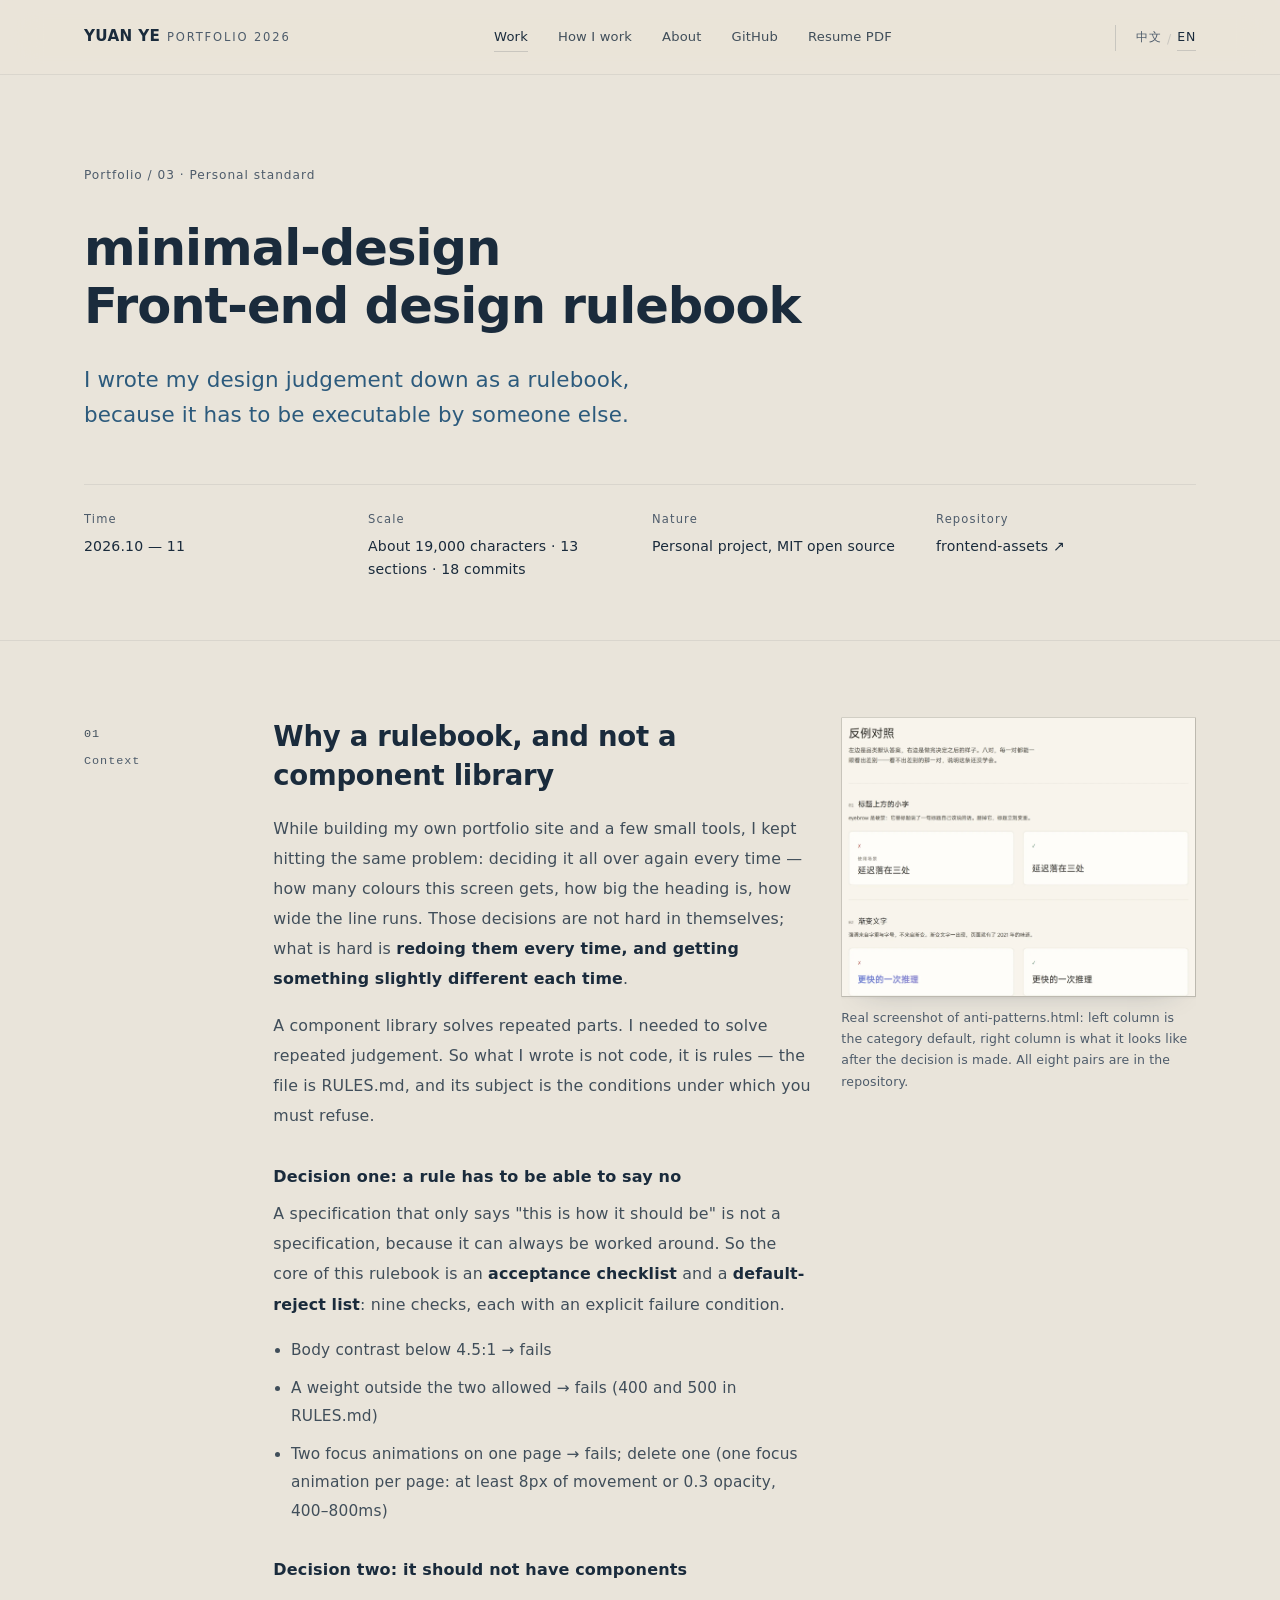
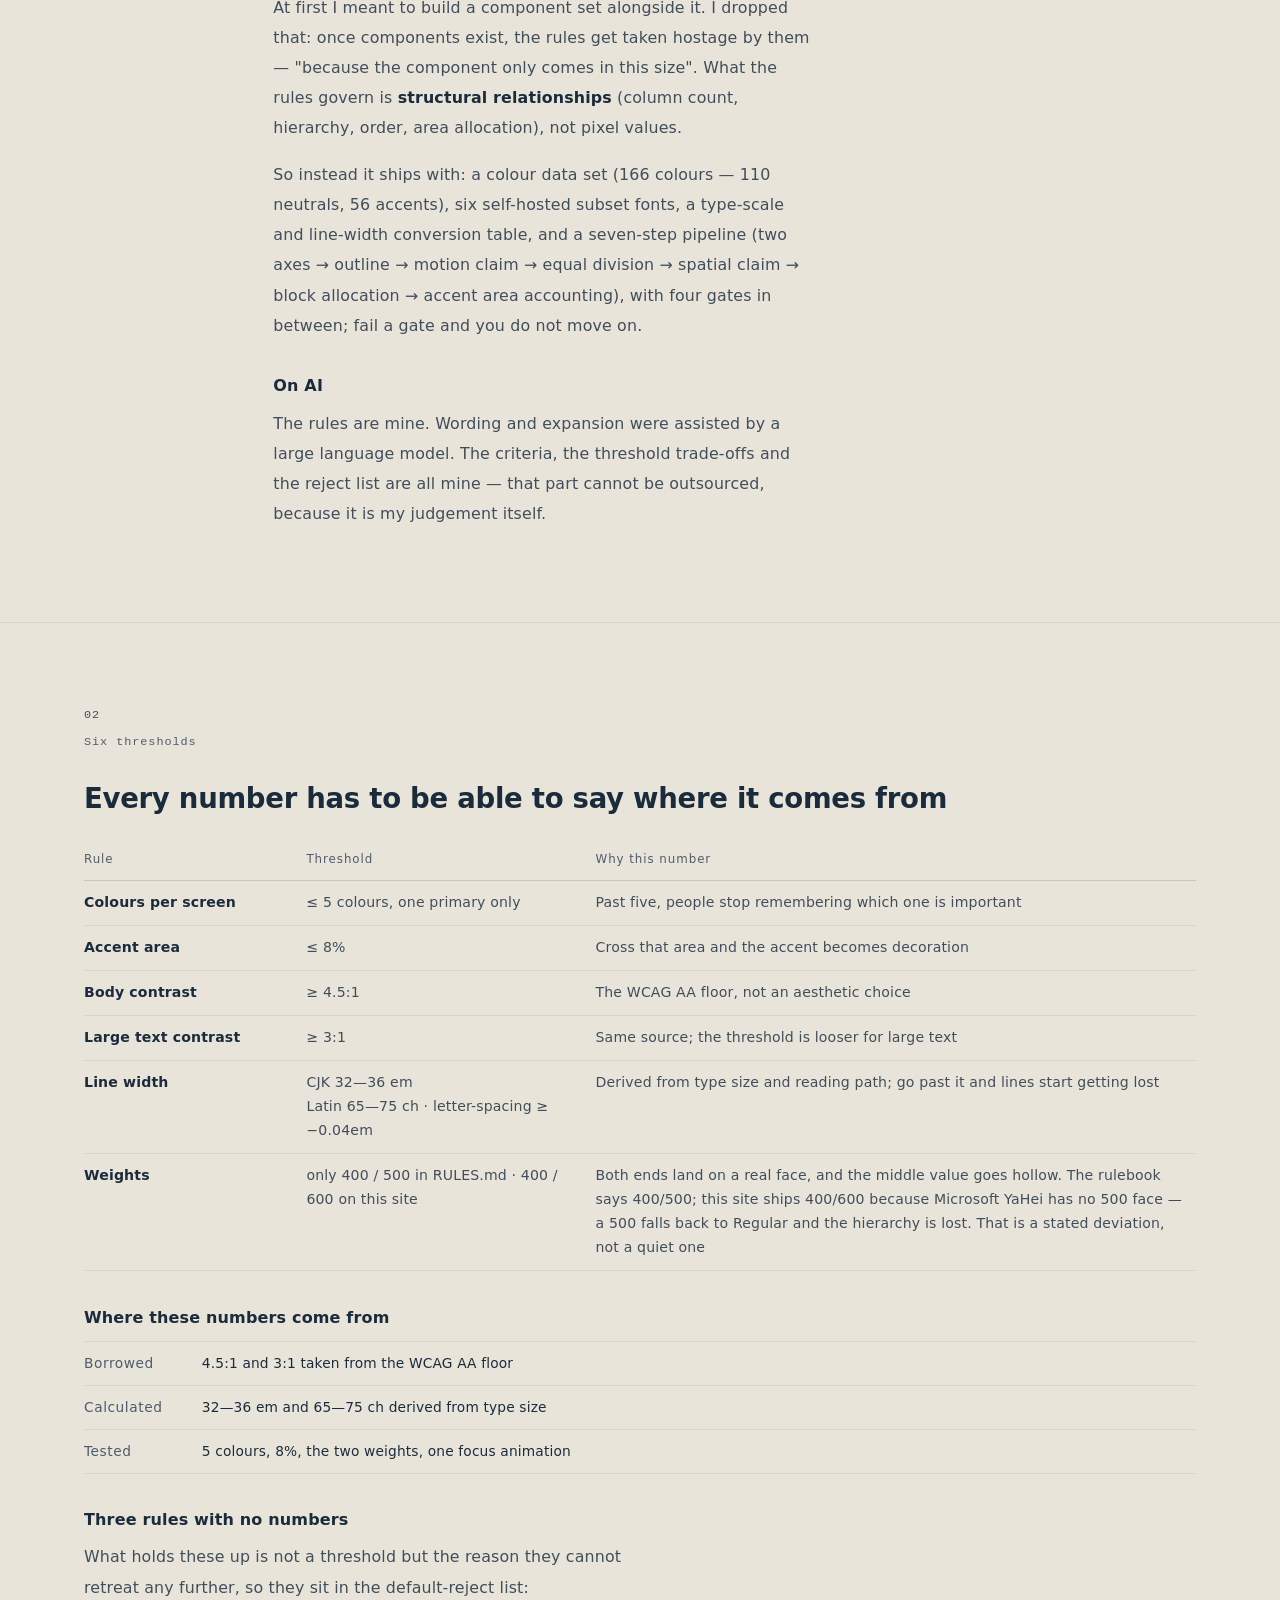
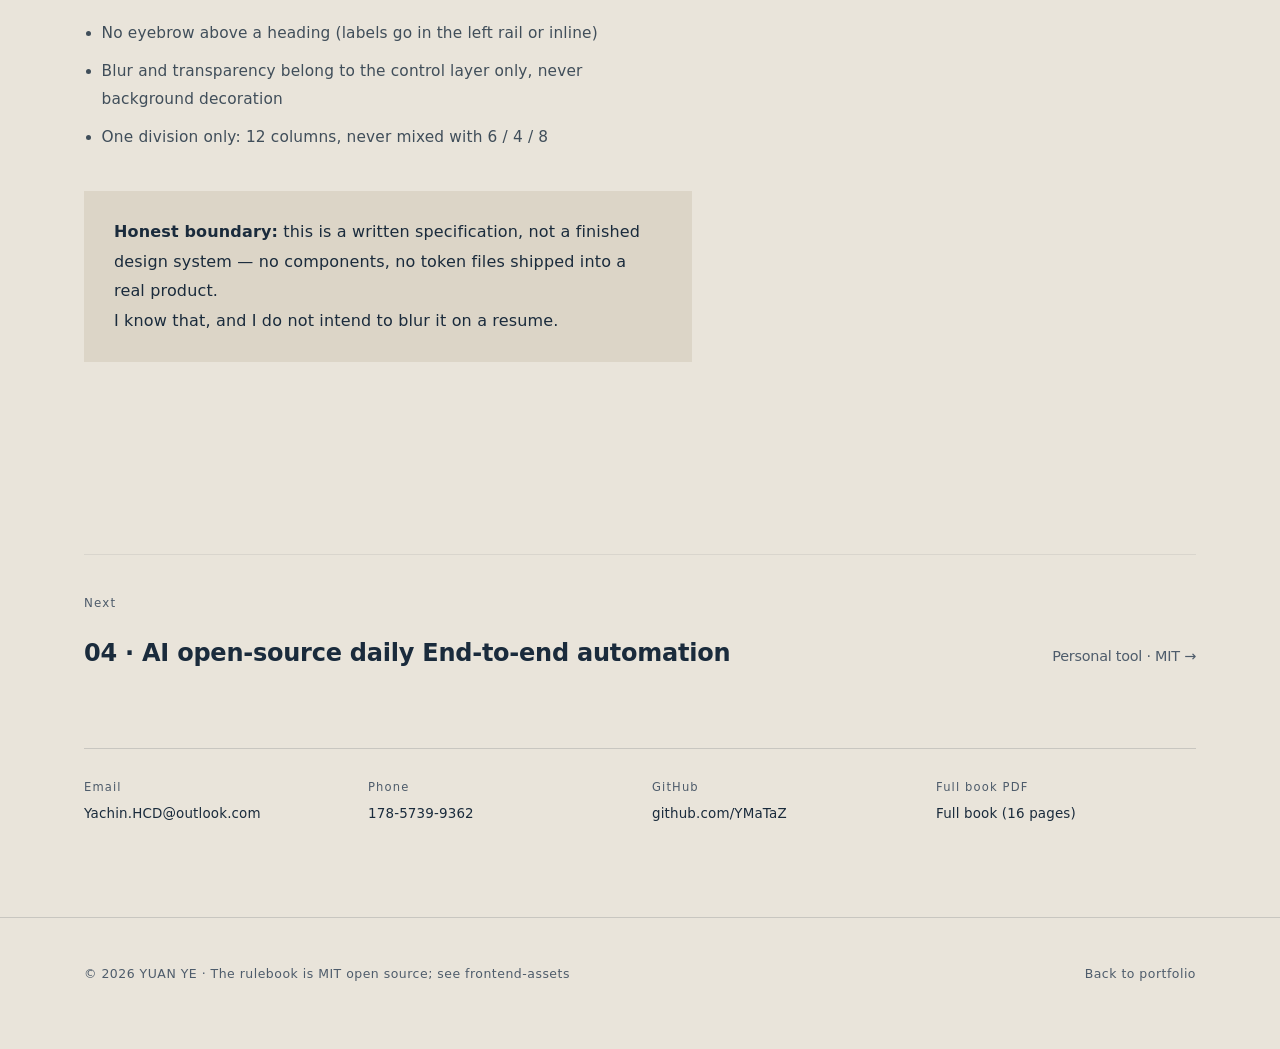
<file: en/work/minimal-design.html>
<!DOCTYPE html>
<html lang="en">
<head>
<meta charset="UTF-8">
<meta name="viewport" content="width=device-width, initial-scale=1">
<title>minimal-design · Front-end design rulebook — YUAN YE</title>
<meta name="description" content="I wrote my design judgement down as a rulebook, because it has to be executable by someone else. RULES.md: 13 sections, about 19,000 characters, 18 commits, MIT open source.">
<meta name="theme-color" content="#E9E4DA">
<meta property="og:type" content="article">
<meta property="og:title" content="minimal-design · Front-end design rulebook">
<meta property="og:description" content="A rulebook that can reject me: thresholds, gates and a default-reject list.">
<meta property="og:image" content="https://ymataz.github.io/assets/img/anti-crop.webp">
<meta property="og:url" content="https://ymataz.github.io/en/work/minimal-design.html">
<meta property="og:site_name" content="YUAN YE · Portfolio 2026">
<meta name="twitter:card" content="summary_large_image">
<link rel="canonical" href="https://ymataz.github.io/en/work/minimal-design.html">
<link rel="alternate" hreflang="zh-CN" href="https://ymataz.github.io/work/minimal-design.html">
<link rel="alternate" hreflang="en" href="https://ymataz.github.io/en/work/minimal-design.html">
<link rel="alternate" hreflang="x-default" href="https://ymataz.github.io/work/minimal-design.html">
<link rel="icon" href="data:image/svg+xml,%3Csvg xmlns=%27http://www.w3.org/2000/svg%27 viewBox=%270 0 32 32%27%3E%3Crect width=%2732%27 height=%2732%27 fill=%27%23E9E4DA%27/%3E%3Cpath d=%27M7 8h3.2l5.8 9.2L21.8 8H25l-7.2 11.3V24h-3.4v-4.7z%27 fill=%27%231A2B3C%27/%3E%3Crect x=%2723%27 y=%2722%27 width=%272%27 height=%272%27 fill=%27%232C5A7C%27/%3E%3C/svg%3E">
<link rel="stylesheet" href="../../assets/css/style.css">
<link rel="stylesheet" href="../../assets/css/motion.css">
</head>
<body>

<div class="readbar" aria-hidden="true"></div>

<header class="site-head">
  <div class="wrap">
    <a class="mark" href="../../index.html">YUAN YE<span>Portfolio 2026</span></a>
    <nav class="site-nav" aria-label="Main navigation">
      <a href="../../index.html#work" aria-current="page">Work</a>
      <a href="../../index.html#how">How I work</a>
      <a href="../../index.html#about">About</a>
      <a href="https://github.com/YMaTaZ" target="_blank" rel="noopener">GitHub</a>
      <a href="../../assets/yuan-ye-resume-en.pdf" target="_blank" rel="noopener">Resume PDF</a>
    </nav>
    <span class="lang" aria-label="Language / 语言"><a href="../../work/minimal-design.html">中文</a><span class="sep">/</span><a href="minimal-design.html" aria-current="true">EN</a></span>
  </div>
</header>

<main>

  <div class="wrap">
    <div class="case-head">
      <p class="breadcrumb"><a href="../../index.html">Portfolio</a> / 03 · Personal standard</p>
      <h1 class="case-title" data-reveal="mask">minimal-design<br>Front-end design rulebook</h1>
      <p class="case-claim" data-reveal="up">I wrote my design judgement down as a rulebook, because it has to be executable by someone else.</p>

      <dl class="case-meta" data-reveal="up">
        <div><dt>Time</dt><dd>2026.10 — 11</dd></div>
        <div><dt>Scale</dt><dd>About 19,000 characters · 13 sections · 18 commits</dd></div>
        <div><dt>Nature</dt><dd>Personal project, MIT open source</dd></div>
        <div><dt>Repository</dt><dd><a href="https://github.com/YMaTaZ/frontend-assets" target="_blank" rel="noopener">frontend-assets ↗</a></dd></div>
      </dl>
    </div>
  </div>

  <section class="case-sec">
    <div class="wrap grid">
      <div class="rail" data-reveal="up"><span class="n">01</span>Context</div>

      <div class="col-main">
        <h2 data-reveal="up">Why a rulebook, and not a component library</h2>
        <p>While building my own portfolio site and a few small tools, I kept hitting the same problem: deciding it all over again every time — how many colours this screen gets, how big the heading is, how wide the line runs. Those decisions are not hard in themselves; what is hard is <strong>redoing them every time, and getting something slightly different each time</strong>.</p>
        <p>A component library solves repeated parts. I needed to solve repeated judgement. So what I wrote is not code, it is rules — the file is RULES.md, and its subject is the conditions under which you must refuse.</p>

        <h3 data-reveal="up">Decision one: a rule has to be able to say no</h3>
        <p>A specification that only says "this is how it should be" is not a specification, because it can always be worked around. So the core of this rulebook is an <strong>acceptance checklist</strong> and a <strong>default-reject list</strong>: nine checks, each with an explicit failure condition.</p>
        <ul>
          <li>Body contrast below 4.5:1 → fails</li>
          <li>A weight outside the two allowed → fails (400 and 500 in RULES.md)</li>
          <li>Two focus animations on one page → fails; delete one (one focus animation per page: at least 8px of movement or 0.3 opacity, 400–800ms)</li>
        </ul>

        <h3 data-reveal="up">Decision two: it should not have components</h3>
        <p>At first I meant to build a component set alongside it. I dropped that: once components exist, the rules get taken hostage by them — "because the component only comes in this size". What the rules govern is <strong>structural relationships</strong> (column count, hierarchy, order, area allocation), not pixel values.</p>
        <p>So instead it ships with: a colour data set (166 colours — 110 neutrals, 56 accents), six self-hosted subset fonts, a type-scale and line-width conversion table, and a seven-step pipeline (two axes → outline → motion claim → equal division → spatial claim → block allocation → accent area accounting), with four gates in between; fail a gate and you do not move on.</p>

        <h3 data-reveal="up">On AI</h3>
        <p>The rules are mine. Wording and expansion were assisted by a large language model. The criteria, the threshold trade-offs and the reject list are all mine — that part cannot be outsourced, because it is my judgement itself.</p>
      </div>

      <div class="col-side">
        <figure class="fig" data-reveal="mask" style="margin-top:0;">
          <img src="../../assets/img/anti-crop.webp" alt="Screenshot of the anti-patterns page: the left column shows the category default, the right column shows what it looks like after the decision is made." loading="lazy">
          <figcaption>Real screenshot of anti-patterns.html: left column is the category default, right column is what it looks like after the decision is made. All eight pairs are in the repository.</figcaption>
        </figure>
      </div>
    </div>
  </section>

  <section class="case-sec">
    <div class="wrap grid">
      <div class="rail" data-reveal="up"><span class="n">02</span>Six thresholds</div>
      <div class="col-wide">
        <h2 data-reveal="up">Every number has to be able to say where it comes from</h2>
        <table class="t" data-reveal="up">
          <thead><tr><th style="width:20%;">Rule</th><th style="width:26%;">Threshold</th><th>Why this number</th></tr></thead>
          <tbody>
            <tr><td>Colours per screen</td><td>≤ 5 colours, one primary only</td><td>Past five, people stop remembering which one is important</td></tr>
            <tr><td>Accent area</td><td>≤ 8%</td><td>Cross that area and the accent becomes decoration</td></tr>
            <tr><td>Body contrast</td><td>≥ 4.5:1</td><td>The WCAG AA floor, not an aesthetic choice</td></tr>
            <tr><td>Large text contrast</td><td>≥ 3:1</td><td>Same source; the threshold is looser for large text</td></tr>
            <tr><td>Line width</td><td>CJK 32—36 em<br>Latin 65—75 ch · letter-spacing ≥ −0.04em</td><td>Derived from type size and reading path; go past it and lines start getting lost</td></tr>
            <tr><td>Weights</td><td>only 400 / 500 in RULES.md · 400 / 600 on this site</td><td>Both ends land on a real face, and the middle value goes hollow. The rulebook says 400/500; this site ships 400/600 because Microsoft YaHei has no 500 face — a 500 falls back to Regular and the hierarchy is lost. That is a stated deviation, not a quiet one</td></tr>
          </tbody>
        </table>

        <h3 data-reveal="up">Where these numbers come from</h3>
        <div class="kv" data-reveal="up">
          <div class="row"><div class="k">Borrowed</div><div class="v">4.5:1 and 3:1 taken from the WCAG AA floor</div></div>
          <div class="row"><div class="k">Calculated</div><div class="v">32—36 em and 65—75 ch derived from type size</div></div>
          <div class="row"><div class="k">Tested</div><div class="v">5 colours, 8%, the two weights, one focus animation</div></div>
        </div>

        <h3 data-reveal="up">Three rules with no numbers</h3>
        <p>What holds these up is not a threshold but the reason they cannot retreat any further, so they sit in the default-reject list:</p>
        <ul>
          <li>No eyebrow above a heading (labels go in the left rail or inline)</li>
          <li>Blur and transparency belong to the control layer only, never background decoration</li>
          <li>One division only: 12 columns, never mixed with 6 / 4 / 8</li>
        </ul>

        <div class="quote" style="max-width:38em;">
          <strong>Honest boundary:</strong> this is a written specification, not a finished design system — no components, no token files shipped into a real product.<br>
          I know that, and I do not intend to blur it on a resume.
        </div>
      </div>
    </div>
  </section>

  <div class="wrap">
    <div class="next" data-reveal="up">
      <span class="lbl">Next</span>
      <a href="digest.html">04 · AI open-source daily End-to-end automation <span>Personal tool · MIT →</span></a>
    </div>

    <div class="contact-band" data-reveal="up">
      <div><span>Email</span><a href="mailto:Yachin.HCD@outlook.com">Yachin.HCD@outlook.com</a></div>
      <div><span>Phone</span><a href="tel:+8617857399362">178-5739-9362</a></div>
      <div><span>GitHub</span><a href="https://github.com/YMaTaZ" target="_blank" rel="noopener">github.com/YMaTaZ</a></div>
      <div><span>Full book PDF</span><a href="../../assets/portfolio-2026-en.pdf" target="_blank" rel="noopener">Full book (16 pages)</a></div>
    </div>
  </div>

</main>

<footer class="site-foot">
  <div class="wrap">
    <span>© 2026 YUAN YE · The rulebook is MIT open source; see frontend-assets</span>
    <span><a href="../../index.html">Back to portfolio</a></span>
  </div>
</footer>

<script src="../../assets/js/motion.js" defer></script>
</body>
</html>
</file>
<file: assets/css/style.css>
/* ==============================================================
   袁烨 · 作品集 2026
   本站按 frontend-assets/skill/RULES.md（minimal-design v0.3.0）自建：
     · 每屏 ≤5 色、主色唯一、accent 面积 ≤8%
     · 正文对比 ≥4.5:1（实测：ink 11.4:1，soft 6.8:1，faint 5.4:1，accent 5.8:1）
     · 中文行宽 32–36em、拉丁 65–75ch
     · 标题上方不加 eyebrow（标签走左轨或行内）
     · 等分只用一种：12 栏
     · 每页仅一个焦点动效（首页 = 主张句淡入；案例页 = 无）
   字重：400 / 600。偏离规则书的 400/500 是有原因的——
     Windows 的微软雅黑没有 500 字面，500 会回落到 Regular，
     标题与正文将失去层级；600 在两端都能落到真实 Bold。
   ============================================================== */

:root{
  /* 底色：暖纸，不是白屏。
     用户反馈「太白太亮」，整站从 #FFFFFF 压到浅砂纸。
     文字同时加深，四档全部在纸面与浅色底块上过 4.5:1。 */
  --paper:#E9E4DA;
  --tint:#DCD5C7;
  --ink:#1A2B3C;
  --soft:#404E5A;
  --faint:#4E5C6B;
  --accent:#2C5A7C;
  --line:rgba(26,43,60,.16);
  --line2:rgba(26,43,60,.08);

  --col:12;
  --gap:24px;
  --page:1240px;
  --gutter:clamp(20px,5vw,64px);

  --font:"PingFang SC","Hiragino Sans GB","Microsoft YaHei",system-ui,-apple-system,"Segoe UI",sans-serif;
  --mono:"SF Mono","JetBrains Mono",ui-monospace,Menlo,Consolas,monospace;
}

*,*::before,*::after{box-sizing:border-box;}
html{-webkit-text-size-adjust:100%;scroll-behavior:smooth;}
body{
  margin:0;
  background:var(--paper);
  color:var(--ink);
  font-family:var(--font);
  font-size:16px;
  line-height:1.85;
  font-weight:400;
  letter-spacing:.01em;
  -webkit-font-smoothing:antialiased;
  text-rendering:optimizeLegibility;
}
img{max-width:100%;height:auto;display:block;}
a{color:inherit;text-decoration:none;}
a:focus-visible,button:focus-visible{outline:2px solid var(--accent);outline-offset:3px;}
::selection{background:rgba(44,90,124,.14);}

/* ---------- 版心 ---------- */
.wrap{
  width:100%;
  max-width:var(--page);
  margin:0 auto;
  padding:0 var(--gutter);
}
.grid{
  display:grid;
  grid-template-columns:repeat(var(--col),minmax(0,1fr));
  gap:var(--gap);
}

/* ---------- 顶栏 ---------- */
.site-head{
  border-bottom:1px solid var(--line2);
}
.site-head .wrap{
  display:flex;
  align-items:baseline;
  justify-content:space-between;
  gap:24px;
  padding-top:22px;
  padding-bottom:22px;
}
.mark{
  font-size:.95rem;
  font-weight:600;
  letter-spacing:.02em;
  white-space:nowrap;
}
.mark span{
  color:var(--faint);
  font-weight:400;
  font-size:.72rem;
  letter-spacing:.16em;
  margin-left:.6em;
  text-transform:uppercase;
}
.site-nav{
  display:flex;
  gap:clamp(14px,2.4vw,30px);
  font-size:.82rem;
  color:var(--soft);
  flex-wrap:wrap;
}
.site-nav a{
  padding-bottom:2px;
  border-bottom:1px solid transparent;
  transition:color .2s ease,border-color .2s ease;
}
.site-nav a:hover{color:var(--accent);border-bottom-color:var(--accent);}
.site-nav a[aria-current="page"]{color:var(--ink);border-bottom-color:var(--line);}
.lang{
  display:inline-flex;
  align-items:center;
  margin-left:clamp(10px,1.6vw,20px);
  padding-left:clamp(10px,1.6vw,20px);
  border-left:1px solid var(--line);
  font-size:.78rem;
  letter-spacing:.06em;
  color:var(--faint);
  white-space:nowrap;
}
.lang a{padding-bottom:2px;border-bottom:1px solid transparent;transition:color .2s ease,border-color .2s ease;}
.lang a:hover{color:var(--accent);border-bottom-color:var(--accent);}
.lang a[aria-current="true"]{color:var(--ink);border-bottom-color:var(--line);}
.lang .sep{margin:0 .42em;color:var(--line);}

/* ---------- 首页 hero ---------- */
.hero{
  padding:clamp(56px,9vw,120px) 0 clamp(40px,5vw,72px);
}
.hero-meta{
  margin:0 0 clamp(24px,4vw,40px);
  font-size:.8rem;
  letter-spacing:.1em;
  color:var(--faint);
}
.display{
  margin:0;
  font-size:clamp(2.1rem,6.2vw,4.4rem);
  line-height:1.14;
  font-weight:600;
  letter-spacing:-.02em;
  max-width:20ch;
}
.display em{
  font-style:normal;
  color:var(--accent);
}
.hero-body{
  margin-top:clamp(32px,5vw,56px);
  display:grid;
  grid-template-columns:repeat(12,minmax(0,1fr));
  gap:var(--gap);
}
.hero-copy{grid-column:1 / span 5;}
.hero-copy p{
  margin:0 0 1.1em;
  font-size:1.02rem;
  line-height:1.9;
  color:var(--soft);
  max-width:34em;
}
.hero-body p:first-child{color:var(--ink);}
.hero-actions{
  grid-column:8 / span 5;
  display:flex;
  flex-wrap:wrap;
  gap:12px 28px;
  align-content:start;
  padding-top:.35em;
}
.btn{
  display:inline-flex;
  align-items:center;
  gap:.55em;
  font-size:.86rem;
  letter-spacing:.02em;
  padding:.62em 1.15em;
  border:1px solid var(--ink);
  color:var(--ink);
  transition:background .2s ease,color .2s ease,border-color .2s ease;
}
.btn:hover{background:var(--ink);color:var(--paper);}
.btn.ghost{border-color:var(--line);color:var(--soft);}
.btn.ghost:hover{border-color:var(--ink);background:transparent;color:var(--ink);}

/* 唯一的焦点动效：主张句淡入＋上移 8px，520ms */
@media (prefers-reduced-motion:no-preference){
  .reveal{opacity:0;transform:translateY(8px);animation:rise .52s cubic-bezier(.2,.6,.3,1) .06s forwards;}
  @keyframes rise{to{opacity:1;transform:none;}}
}

/* 首屏大图 */
.hero-fig{
  margin:clamp(36px,5.4vw,68px) 0 0;
}
.hero-fig-frame{
  overflow:hidden;
  border:1px solid var(--line);
  background:var(--tint);
  box-shadow:0 1px 2px rgba(26,43,60,.05),0 14px 34px -26px rgba(26,43,60,.45);
}
.hero-fig img{
  width:100%;
  height:clamp(240px,42vw,560px);
  object-fit:cover;
  object-position:top center;
}
.hero-fig figcaption{
  margin-top:.9em;
  font-size:.78rem;
  line-height:1.7;
  color:var(--faint);
  max-width:52em;
}

/* ---------- 章节头：编号走左轨，不在标题上方加 eyebrow ---------- */
.sec{
  padding:clamp(48px,7vw,96px) 0;
  border-top:1px solid var(--line2);
}
.sec-head{
  display:grid;
  grid-template-columns:64px minmax(0,1fr);
  gap:0 var(--gap);
  align-items:baseline;
  margin-bottom:clamp(28px,4vw,48px);
}
.sec-num{
  font-family:var(--mono);
  font-size:.78rem;
  letter-spacing:.08em;
  color:var(--faint);
  padding-top:.5em;
}
.sec h2{
  margin:0;
  font-size:clamp(1.32rem,2.6vw,1.9rem);
  line-height:1.4;
  font-weight:600;
  letter-spacing:-.01em;
  max-width:26em;
}
.sec-sub{
  margin:.7em 0 0;
  font-size:.95rem;
  color:var(--soft);
  max-width:32em;
}

/* ---------- 作品列表 ---------- */
.work-list{
  list-style:none;
  margin:0;
  padding:0;
}
.work-list li{border-top:1px solid var(--line2);}
.work-list li:last-child{border-bottom:1px solid var(--line2);}
.work-list a{
  display:grid;
  grid-template-columns:64px minmax(0,7.2fr) minmax(0,4.8fr);
  gap:0 var(--gap);
  padding:clamp(20px,2.6vw,30px) 0;
  align-items:baseline;
  transition:opacity .2s ease;
}
.w-num{
  font-family:var(--mono);
  font-size:.78rem;
  color:var(--faint);
  letter-spacing:.08em;
}
.w-name{
  font-size:clamp(1.02rem,1.7vw,1.22rem);
  font-weight:600;
  letter-spacing:-.005em;
  line-height:1.5;
  display:block;
}
.w-line{
  display:block;
  margin-top:.45em;
  font-size:.9rem;
  color:var(--soft);
  line-height:1.7;
  max-width:30em;
}
.w-meta{
  display:block;
  font-size:.78rem;
  color:var(--faint);
  letter-spacing:.04em;
  line-height:1.7;
  text-align:right;
  white-space:nowrap;
}
.w-arrow{
  display:none;
}
.work-list a:hover .w-name{color:var(--accent);}

/* ---------- 能力链 ---------- */
.chain{
  display:grid;
  grid-template-columns:repeat(4,minmax(0,1fr));
  gap:var(--gap);
  border-top:1px solid var(--line);
  padding-top:clamp(20px,3vw,32px);
  counter-reset:c;
}
.chain > div{
  border-left:1px solid var(--line2);
  padding-left:clamp(12px,1.6vw,20px);
}
.chain > div:first-child{border-left:0;padding-left:0;}
.chain h3{
  margin:0 0 .5em;
  font-size:.95rem;
  font-weight:600;
  letter-spacing:.02em;
}
.chain p{
  margin:0;
  font-size:.85rem;
  line-height:1.75;
  color:var(--soft);
}
.chain .ev{
  display:block;
  margin-top:.8em;
  font-family:var(--mono);
  font-size:.72rem;
  color:var(--faint);
  letter-spacing:.04em;
}

/* ---------- 关于 ---------- */
.about{
  display:grid;
  grid-template-columns:repeat(12,minmax(0,1fr));
  gap:var(--gap);
}
.about-main{grid-column:1 / span 7;}
.about-side{grid-column:9 / span 4;}
.prose{
  font-size:1rem;
  line-height:1.9;
  color:var(--soft);
  max-width:34em;
}
.prose strong{color:var(--ink);font-weight:600;}
.prose p{margin:0 0 1.1em;}

/* 键值行 */
.kv{
  border-top:1px solid var(--line2);
}
.kv .row{
  display:grid;
  grid-template-columns:7.4em minmax(0,1fr);
  gap:16px;
  padding:.72em 0;
  border-bottom:1px solid var(--line2);
  font-size:.86rem;
  line-height:1.7;
}
.dim{color:var(--faint);}
.kv .k{color:var(--faint);letter-spacing:.04em;}
.kv .v{color:var(--ink);}
.kv .v a{border-bottom:1px solid var(--line);}
.kv .v a:hover{color:var(--accent);border-bottom-color:var(--accent);}

/* ---------- 页脚 ---------- */
.site-foot{
  border-top:1px solid var(--line);
  margin-top:clamp(48px,7vw,96px);
  padding:clamp(28px,4vw,44px) 0 clamp(40px,6vw,64px);
}
.site-foot .wrap{
  display:flex;
  flex-wrap:wrap;
  justify-content:space-between;
  gap:16px 32px;
  font-size:.78rem;
  color:var(--faint);
  letter-spacing:.04em;
}
.site-foot a:hover{color:var(--accent);}

/* ==============================================================
   案例页
   ============================================================== */
.case-head{
  padding:clamp(40px,6vw,80px) 0 clamp(28px,4vw,44px);
}
.breadcrumb{
  font-size:.76rem;
  letter-spacing:.08em;
  color:var(--faint);
  margin-bottom:clamp(20px,3vw,32px);
}
.breadcrumb a:hover{color:var(--accent);}
.case-title{
  margin:0;
  font-size:clamp(1.9rem,4.6vw,3.1rem);
  line-height:1.18;
  font-weight:600;
  letter-spacing:-.02em;
  max-width:24ch;
}
.case-claim{
  margin:clamp(18px,2.4vw,26px) 0 0;
  font-size:clamp(1.06rem,2vw,1.34rem);
  line-height:1.65;
  color:var(--accent);
  max-width:30em;
  font-weight:400;
}
.case-meta{
  margin-top:clamp(32px,4.6vw,52px);
  border-top:1px solid var(--line);
  display:grid;
  grid-template-columns:repeat(4,minmax(0,1fr));
  gap:0 var(--gap);
  padding-top:16px;
}
.case-meta div{
  padding-top:8px;
}
.case-meta dt{
  font-size:.72rem;
  letter-spacing:.1em;
  color:var(--faint);
  margin-bottom:.4em;
}
.case-meta dd{
  margin:0;
  font-size:.88rem;
  line-height:1.6;
}

/* 案例正文分节 */
.case-sec{
  padding:clamp(40px,6vw,76px) 0;
  border-top:1px solid var(--line2);
}
.case-sec > .grid{
  align-items:start;
}
.rail{
  grid-column:1 / span 2;
  font-family:var(--mono);
  font-size:.74rem;
  letter-spacing:.08em;
  color:var(--faint);
  line-height:2.1;
  padding-top:.35em;
}
.rail .n{display:block;color:var(--soft);margin-bottom:.2em;}
.col-main{grid-column:3 / span 6;}
.col-wide{grid-column:1 / span 12;}
.col-side{grid-column:9 / span 4;}

.case-sec h2{
  margin:0 0 .7em;
  font-size:clamp(1.24rem,2.4vw,1.72rem);
  line-height:1.4;
  font-weight:600;
  letter-spacing:-.01em;
}
.case-sec h3{
  margin:1.9em 0 .5em;
  font-size:1rem;
  font-weight:600;
  letter-spacing:.01em;
}
.case-sec p{
  margin:0 0 1.05em;
  font-size:.99rem;
  line-height:1.9;
  color:var(--soft);
  max-width:34em;
}
.case-sec p strong{color:var(--ink);font-weight:600;}
.case-sec ul{margin:0 0 1.1em;padding-left:1.1em;max-width:34em;}
.case-sec li{
  margin-bottom:.6em;
  font-size:.96rem;
  line-height:1.85;
  color:var(--soft);
}
.case-sec li strong{color:var(--ink);font-weight:600;}
.quote{
  margin:clamp(24px,3.4vw,40px) 0;
  padding:clamp(18px,2.4vw,26px) clamp(20px,2.6vw,30px);
  background:var(--tint);
  font-size:1rem;
  line-height:1.85;
  color:var(--ink);
  max-width:34em;
}
.quote cite{
  display:block;
  margin-top:.8em;
  font-style:normal;
  font-size:.78rem;
  letter-spacing:.04em;
  color:var(--faint);
}

/* 判断卡：我以为 / 实际是 / 所以我改了 / 代价 */
.dec{
  border-top:1px solid var(--line);
  margin:0 0 1.6em;
  max-width:36em;
}
.dec .row{
  display:grid;
  grid-template-columns:6.4em minmax(0,1fr);
  gap:16px;
  padding:.78em 0;
  border-bottom:1px solid var(--line2);
  font-size:.92rem;
  line-height:1.8;
}
.dec .k{color:var(--faint);font-size:.8rem;letter-spacing:.06em;padding-top:.15em;}
.dec .v{color:var(--soft);}
.dec .v b{color:var(--ink);font-weight:600;}
.dec .row.turn .v{color:var(--ink);font-weight:600;}

/* 图 */
.fig{margin:clamp(24px,3.4vw,40px) 0;max-width:100%;}
.fig img{
  width:100%;
  border:1px solid var(--line);
  background:var(--tint);
  box-shadow:0 1px 2px rgba(26,43,60,.04),0 12px 30px -24px rgba(26,43,60,.42);
}
.fig figcaption{
  margin-top:.8em;
  font-size:.78rem;
  line-height:1.7;
  color:var(--faint);
  max-width:48em;
}
.fig-grid{
  display:grid;
  gap:14px;
  grid-template-columns:repeat(4,minmax(0,1fr));
  margin:clamp(20px,3vw,32px) 0;
}
.fig-grid img{border:1px solid var(--line2);}
.fig-grid .cap{
  grid-column:1 / -1;
  font-size:.78rem;
  color:var(--faint);
  line-height:1.7;
}
.fig-grid .cap-cell{
  border:1px solid var(--line2);
  background:var(--tint);
  padding:12px 14px;
  font-size:.76rem;
  line-height:1.75;
  color:var(--soft);
}
.fig-grid .cap-cell .k{
  display:block;
  font-size:.68rem;
  letter-spacing:.1em;
  color:var(--faint);
  margin-bottom:.5em;
}

/* 三屏 */
.screens{
  display:grid;
  grid-template-columns:repeat(3,minmax(0,1fr));
  gap:var(--gap);
  margin:clamp(24px,3.4vw,40px) 0;
}
.screens figure{margin:0;}
.screens img{
  border:1px solid var(--line);
  box-shadow:0 1px 2px rgba(26,43,60,.04),0 12px 28px -22px rgba(26,43,60,.42);
  aspect-ratio:4/3;
  object-fit:cover;
  object-position:top center;
  background:var(--tint);
}
.screens figcaption{
  margin-top:.7em;
  font-size:.82rem;
  line-height:1.65;
  color:var(--soft);
}
.screens .sn{
  display:block;
  font-weight:600;
  color:var(--ink);
  margin-bottom:.25em;
}

/* 数字块 */
.num-block{
  border-top:1px solid var(--line);
  padding-top:clamp(16px,2vw,24px);
  margin:clamp(20px,3vw,32px) 0;
}
.num-block .big{
  font-size:clamp(2.4rem,5vw,3.6rem);
  line-height:1.05;
  font-weight:600;
  letter-spacing:-.02em;
  color:var(--accent);
  font-family:var(--mono);
}
.num-block .sub{
  margin-top:.5em;
  font-size:.82rem;
  color:var(--soft);
  letter-spacing:.02em;
}

/* 数据表 */
table.t{
  width:100%;
  border-collapse:collapse;
  margin:clamp(20px,3vw,32px) 0;
  font-size:.88rem;
}
table.t th{
  text-align:left;
  font-weight:400;
  font-size:.74rem;
  letter-spacing:.08em;
  color:var(--faint);
  padding:0 12px .7em 0;
  border-bottom:1px solid var(--line);
}
table.t td{
  padding:.72em 12px .72em 0;
  border-bottom:1px solid var(--line2);
  vertical-align:top;
  line-height:1.7;
  color:var(--soft);
}
table.t td:first-child{color:var(--ink);font-weight:600;white-space:nowrap;}
table.t td.n{font-family:var(--mono);color:var(--ink);}

/* 下一步 */
.next{
  border-top:1px solid var(--line);
  margin-top:clamp(40px,6vw,80px);
  padding-top:clamp(20px,3vw,32px);
}
.next .lbl{font-size:.74rem;letter-spacing:.1em;color:var(--faint);}
.next a{
  display:flex;
  align-items:baseline;
  justify-content:space-between;
  gap:24px;
  margin-top:.6em;
  font-size:clamp(1.1rem,2.2vw,1.5rem);
  font-weight:600;
  letter-spacing:-.01em;
  transition:color .2s ease;
}
.next a:hover{color:var(--accent);}
.next a span{font-weight:400;font-size:.9rem;color:var(--faint);}

/* 页脚联系 */
.contact-band{
  margin-top:clamp(40px,6vw,72px);
  border-top:1px solid var(--line);
  padding-top:clamp(20px,3vw,28px);
  display:grid;
  grid-template-columns:repeat(4,minmax(0,1fr));
  gap:16px var(--gap);
  font-size:.84rem;
}
.contact-band div span{
  display:block;
  font-size:.72rem;
  letter-spacing:.1em;
  color:var(--faint);
  margin-bottom:.35em;
}
.contact-band a:hover{color:var(--accent);}

/* ==============================================================
   响应式
   ============================================================== */

/* ==============================================================
   KKH 八页指南目录条（work/kkh.html）
   ============================================================== */
.guide-strip{
  display:grid;
  grid-template-columns:repeat(7,minmax(0,1fr));
  gap:10px;
  margin-top:14px;
}
.guide-strip figure{margin:0;}
.guide-strip img{width:100%;display:block;border:1px solid var(--line2);}
.guide-strip figcaption{margin-top:.5em;font-size:.72rem;line-height:1.6;font-weight:600;}
.guide-strip figcaption span{font-weight:400;color:var(--faint);}
@media (max-width:720px){
  .guide-strip{grid-template-columns:repeat(3,minmax(0,1fr));}
}
@media (max-width:1000px){
  .hero-copy{grid-column:1 / span 7;}
  .hero-actions{grid-column:1 / span 12;padding-top:1.4em;}
  .about-main{grid-column:1 / span 12;}
  .about-side{grid-column:1 / span 12;margin-top:32px;}
  .rail{grid-column:1 / span 12;display:flex;gap:12px;padding-top:0;margin-bottom:.9em;}
  .rail .n{margin:0;}
  .col-main,.col-side{grid-column:1 / span 12;}
  .col-side{margin-top:28px;}
  .chain{grid-template-columns:repeat(2,minmax(0,1fr));gap:28px var(--gap);}
  .chain > div:nth-child(3){border-left:0;padding-left:0;}
  .case-meta{grid-template-columns:repeat(2,minmax(0,1fr));gap:20px var(--gap);}
  .screens{grid-template-columns:1fr;}
  .fig-grid{grid-template-columns:repeat(2,minmax(0,1fr));}
  .contact-band{grid-template-columns:repeat(2,minmax(0,1fr));}
}
@media (max-width:720px){
  body{font-size:15px;line-height:1.8;}
  .site-head .wrap{flex-wrap:wrap;gap:12px;padding-top:16px;padding-bottom:16px;}
  .site-nav{font-size:.78rem;gap:14px;}
  .hero{padding-top:44px;}
  .display{max-width:100%;}
  .hero-copy{grid-column:1 / span 12;}
  .work-list a{grid-template-columns:36px minmax(0,1fr);gap:0 12px;}
  .w-meta{grid-column:2;text-align:left;margin-top:.5em;white-space:normal;}
  .chain{grid-template-columns:1fr;gap:22px;}
  .chain > div{border-left:0;padding-left:0;border-top:1px solid var(--line2);padding-top:14px;}
  .chain > div:first-child{border-top:0;padding-top:0;}
  .sec-head{grid-template-columns:1fr;gap:0;}
  .sec-num{margin-bottom:.6em;padding-top:0;}
  .kv .row{grid-template-columns:1fr;gap:2px;}
  .dec .row{grid-template-columns:1fr;gap:2px;}
  .screens{grid-template-columns:1fr;}
  .fig-grid{grid-template-columns:repeat(2,minmax(0,1fr));gap:8px;}
  .case-meta{grid-template-columns:1fr 1fr;}
  .contact-band{grid-template-columns:1fr;}
  table.t{font-size:.84rem;}
  table.t td:first-child{white-space:normal;}
}


/* ==============================================================
   结构对照图（EODD 页用）：两套系统同样宽度、同样层级
   ============================================================== */
.dg{margin:clamp(20px,3vw,32px) 0;}
.dg .row{display:flex;align-items:stretch;margin-bottom:9px;}
.dg .bx{
  flex:1;
  border:1px solid rgba(44,90,124,.34);
  background:var(--tint);
  padding:12px 14px;
  min-width:0;
}
.dg .bx .t{display:block;font-size:.88rem;font-weight:600;margin-bottom:.34em;line-height:1.4;}
.dg .bx .d{display:block;font-size:.78rem;line-height:1.6;color:var(--soft);}
.dg .bx.dark{background:#2B3036;border-color:#2B3036;}
.dg .bx.dark .t{color:#F3F1EC;}
.dg .bx.dark .d{color:#A9ADB4;}
.dg .bx.hc{border-style:dashed;}
.dg .ar{
  flex:0 0 24px;
  display:flex;align-items:center;justify-content:center;
  color:var(--soft);font-size:.82rem;
}
.dg .lbl{
  font-size:.76rem;letter-spacing:.1em;color:var(--faint);
  margin-bottom:.6em;
}
.dg .say{
  font-size:.82rem;line-height:1.7;color:var(--soft);
  border-left:2px solid var(--line);
  padding-left:12px;margin:12px 0 26px;
}
.dg .say i{font-style:normal;color:var(--faint);}
.tracebar{
  border:1px solid rgba(44,90,124,.34);
  border-top:0;
  background:rgba(44,90,124,.07);
  font-size:.76rem;line-height:1.5;color:var(--accent);
  padding:7px 12px;text-align:center;
}
.fields{
  display:grid;grid-template-columns:1fr 1fr;gap:0 var(--gap);
  margin:clamp(20px,3vw,30px) 0;
}
.field{border-top:1px solid var(--line);padding-top:.8em;margin-bottom:1.4em;}
.field .tag{display:block;font-family:var(--mono);font-size:.72rem;color:var(--faint);letter-spacing:.08em;margin-bottom:.3em;}
.field .nm{display:block;font-size:.9rem;font-weight:600;margin-bottom:.3em;}
.field .ds{display:block;font-size:.82rem;line-height:1.65;color:var(--soft);}
@media (max-width:720px){
  .dg .row{flex-wrap:nowrap;}
  .dg .bx{padding:9px;}
  .dg .bx .d{display:none;}
  .fields{grid-template-columns:1fr;}
}

/* ---------- 案例页图带 ---------- */
.fig-band{margin-top:clamp(24px,4vw,44px);}
.fig-pair{
  display:grid;
  grid-template-columns:1fr 1fr;
  gap:var(--gap);
  margin-top:clamp(24px,4vw,44px);
}
.fig-pair figure{margin:0;}
.fig-pair img{border:1px solid var(--line2);}
.fig-pair figcaption{
  margin-top:.7em;font-size:.78rem;line-height:1.7;color:var(--faint);
}
.fig-band figure{margin:0;}
.fig-band img{width:100%;border:1px solid var(--line2);}
.fig-band figcaption{
  margin-top:.8em;font-size:.78rem;line-height:1.7;color:var(--faint);max-width:52em;
}
@media (max-width:720px){
  .fig-pair{grid-template-columns:1fr;}
}

/* ---------- 打印 ---------- */
@media print{
  .site-head,.site-nav,.next,.site-foot{display:none;}
  body{font-size:10.5pt;}
  .case-sec{padding:14pt 0;break-inside:avoid;}
  a{color:var(--ink);}
}
</file>
<file: assets/css/motion.css>
/* ==============================================================
   袁烨 · 作品集 2026 —— 动效层
   用户要求：仿 Apple 官网这类产品页的滚动动效。
   这一层显式覆盖规则书里「每页仅一个焦点动效」的自我约束，
   但节奏仍然按规则书来：一条出场曲线、三种位移幅度、不超过 1.2s。

   缓动：--e-out 取 cubic-bezier(.16,1,.3,1)，起步快、尾巴长（Apple 的出场手感）
   位移：26px（常规）/ 112% 行高（大字）——不做弹簧、不做回弹
   尊重 prefers-reduced-motion：整套动效归零，站点退化为静态
   ============================================================== */

:root{
  --e-out:cubic-bezier(.16,1,.3,1);
  --e-soft:cubic-bezier(.4,0,.2,1);
  --t-fast:.24s;
  --t-base:.62s;
  --t-slow:1.12s;
  --head-h:72px;
}

html{scroll-padding-top:calc(var(--head-h) + 8px);}
@media (prefers-reduced-motion:no-preference){
  html{scroll-behavior:smooth;}
}

/* ---------------------------------------------------------------
   1｜出现（reveal）
   约定：JS 只负责加 .in；没加之前元素不可见、不参与布局抖动。
   --------------------------------------------------------------- */
/* 关键：只有 html.js（脚本已启动）时才隐藏待出场元素。
   脚本没跑起来 = 页面完整可见，不出现白屏。 */
@media (prefers-reduced-motion:no-preference){
  html.js [data-reveal]{
    opacity:0;
    transition:
      opacity var(--t-base) var(--e-out),
      transform var(--t-base) var(--e-out),
      clip-path var(--t-slow) var(--e-out);
    transition-delay:var(--d,0ms);
  }
  html.js [data-reveal="up"]{transform:translate3d(0,26px,0);}
  html.js [data-reveal="scale"]{transform:scale(.965);}
  html.js [data-reveal="mask"]{clip-path:inset(0 0 100% 0);}
  html.js [data-reveal].in{
    opacity:1;
    transform:none;
    clip-path:inset(0 0 0 0);
  }
}

/* ---------------------------------------------------------------
   2｜首屏：大字逐行升起（Apple 的招牌）
   只在宽屏做行切分；窄屏退化为普通整块淡入，避免换行被裁。
   --------------------------------------------------------------- */
@media (prefers-reduced-motion:no-preference) and (min-width:721px){
  .display .ln{
    display:block;
    overflow:hidden;
    padding-bottom:.06em;
    margin-bottom:-.06em;
  }
  .display .ln > span{
    display:block;
    transform:translate3d(0,112%,0);
    animation:lnRise var(--t-slow) var(--e-out) forwards;
    animation-delay:calc(var(--d,0ms) + 120ms);
  }
  @keyframes lnRise{to{transform:none;}}
}

/* ---------------------------------------------------------------
   3｜视差：元素随滚动以不同速率位移（幅度由 data-parallax 决定）
   --------------------------------------------------------------- */
@media (prefers-reduced-motion:no-preference){
  [data-parallax]{
    transform:translate3d(0,var(--py,0px),0);
    will-change:transform;
  }
}

/* ---------------------------------------------------------------
   4｜顶栏：粘顶 + 毛玻璃 + 滚动后收窄 + 阅读进度
   --------------------------------------------------------------- */
.site-head{
  position:sticky;
  top:0;
  z-index:60;
  background:rgba(233,228,218,.78);
  -webkit-backdrop-filter:saturate(180%) blur(18px);
  backdrop-filter:saturate(180%) blur(18px);
  transition:background var(--t-fast) var(--e-soft),
             border-color var(--t-fast) var(--e-soft);
}
@supports not ((backdrop-filter:blur(1px)) or (-webkit-backdrop-filter:blur(1px))){
  .site-head{background:rgba(233,228,218,.96);}
}
.site-head .wrap{transition:padding var(--t-fast) var(--e-soft);}
.site-head.is-scrolled .wrap{padding-top:13px;padding-bottom:13px;}
.site-head.is-scrolled{border-bottom-color:var(--line);}

.readbar{
  position:fixed;
  top:0;left:0;
  width:100%;height:2px;
  z-index:80;
  background:var(--accent);
  transform:scaleX(calc(var(--p,0) / 100));
  transform-origin:0 50%;
  pointer-events:none;
}

/* ---------------------------------------------------------------
   5｜规格条：大数字 + 细线，滚动到这里时数字从 0 数上去
   --------------------------------------------------------------- */
.specs{
  border-top:1px solid var(--line);
  border-bottom:1px solid var(--line);
  padding:clamp(26px,3.4vw,44px) 0;
}
.specs-inner{
  display:grid;
  grid-template-columns:repeat(4,minmax(0,1fr));
  gap:clamp(18px,2.6vw,32px);
}
.stat{min-width:0;}
.stat .n{
  display:block;
  font-family:var(--mono);
  font-size:clamp(1.9rem,4.4vw,3.1rem);
  line-height:1.02;
  font-weight:600;
  letter-spacing:-.03em;
  color:var(--ink);
  font-variant-numeric:tabular-nums;
}
.stat .n .u{
  font-size:.42em;
  letter-spacing:0;
  margin-left:.12em;
  color:var(--soft);
  font-weight:400;
}
.stat .l{
  display:block;
  margin-top:.7em;
  font-size:.78rem;
  line-height:1.6;
  color:var(--faint);
  letter-spacing:.02em;
}

/* ---------------------------------------------------------------
   6｜作品列表：整行从左浮起一层底，标题右移，行高不变
   --------------------------------------------------------------- */
.work-list a{
  background-image:linear-gradient(90deg,var(--tint) 0%,rgba(220,213,199,0) 78%);
  background-repeat:no-repeat;
  background-position:0 50%;
  background-size:0% 100%;
  transition:background-size .52s var(--e-out);
}
.work-list a:hover{background-size:100% 100%;}
.work-list a .w-name,
.work-list a .w-num{transition:transform .52s var(--e-out),color .3s var(--e-soft);}
.work-list a:hover .w-num{color:var(--accent);}
@media (prefers-reduced-motion:no-preference){
  .work-list a:hover .w-name{transform:translate3d(8px,0,0);}
  .work-list a:hover .w-num{transform:translate3d(4px,0,0);}
}

/* ---------------------------------------------------------------
   7｜能力链：钉住一屏，滚动时四段依次点亮
   （data-pin 由 JS 读取进度，--step 0→3）
   --------------------------------------------------------------- */
.pin{
  position:relative;
  height:190vh;
}
.pin-stage{
  position:sticky;
  top:0;
  min-height:100vh;
  display:flex;
  align-items:center;
  overflow:hidden;
}
.pin-stage > .wrap{width:100%;}

.pin .chain{
  border-top:1px solid var(--line);
  padding-top:clamp(20px,3vw,32px);
}
.pin .chain > div{
  position:relative;
  transition:opacity var(--t-base) var(--e-out);
}
.pin .chain > div::before{
  content:"";
  position:absolute;
  top:calc(-1 * clamp(20px,3vw,32px) - 1px);
  left:0;right:0;
  height:2px;
  background:var(--accent);
  transform:scaleX(0);
  transform-origin:0 50%;
  transition:transform .7s var(--e-out);
}
.pin .chain > div.on::before{transform:scaleX(1);}

@media (prefers-reduced-motion:no-preference){
  .pin-ready .pin .chain > div{opacity:.32;}
  .pin-ready .pin .chain > div.on{opacity:1;}
  .pin .chain > div{transition:opacity .55s var(--e-out);}
}
.pin-hint{
  margin-top:clamp(22px,3vw,34px);
  font-family:var(--mono);
  font-size:.72rem;
  letter-spacing:.14em;
  color:var(--faint);
  text-transform:uppercase;
}

/* 窄屏 / 减动效：取消钉住，回到普通长列表 */
@media (max-width:900px){
  .pin{height:auto;}
  .pin-stage{position:static;min-height:0;padding:clamp(8px,3vw,24px) 0 0;}
  .pin .chain > div::before{display:none;}
  .pin-hint{display:none;}
}
@media (prefers-reduced-motion:reduce){
  .pin{height:auto;}
  .pin-stage{position:static;min-height:0;}
  .pin .chain > div{opacity:1 !important;}
  .pin .chain > div::before{display:none;}
  .pin-hint{display:none;}
}

/* ---------------------------------------------------------------
   8｜按钮与卡片：抬 1px + 描边收紧，不做缩放
   --------------------------------------------------------------- */
.btn{transition:background var(--t-fast) var(--e-soft),
                   color var(--t-fast) var(--e-soft),
                   border-color var(--t-fast) var(--e-soft),
                   transform .4s var(--e-out),
                   box-shadow .4s var(--e-out);}
@media (prefers-reduced-motion:no-preference){
  .btn:hover{transform:translate3d(0,-1px,0);box-shadow:0 6px 18px -10px rgba(26,43,60,.5);}
  .btn:active{transform:translate3d(0,0,0);box-shadow:none;}
  .btn:hover .ar{transform:translate3d(3px,0,0);}
}
.btn .ar{display:inline-block;transition:transform .4s var(--e-out);}

.next a{transition:color var(--t-fast) var(--e-soft),transform .5s var(--e-out);}
@media (prefers-reduced-motion:no-preference){
  .next a:hover{transform:translate3d(6px,0,0);}
}

/* 图：进视口时轻微起浮，不留裁切 */
.fig img,.fig-pair img,.fig-band img,.fig-grid img,.screens img{
  transition:transform .8s var(--e-out),box-shadow .5s var(--e-soft);
}
@media (prefers-reduced-motion:no-preference){
  .fig img:hover,.fig-pair img:hover,.fig-grid img:hover,.screens img:hover{
    transform:translate3d(0,-2px,0);
    box-shadow:0 14px 34px -22px rgba(26,43,60,.55);
  }
}

/* ---------------------------------------------------------------
   9｜案例页：标题遮罩揭示 + 元信息逐条
   --------------------------------------------------------------- */
@media (prefers-reduced-motion:no-preference){
  /* 只在「还没出场」时下移裁切；一旦 .in 就是普通可见状态。
     不要写 .case-title[data-reveal]{clip-path:...108%} 这种常驻规则——
     它的优先级会盖住 html.js [data-reveal].in 的复位，标题会永久消失。 */
  html.js .case-title[data-reveal]:not(.in){clip-path:inset(0 0 108% 0);}
  .case-claim{transition-delay:var(--d,140ms);}
}

/* ---------------------------------------------------------------
   10｜锚点跳转时给被定位的章节一次轻微高亮（可感知，不闪烁）
   --------------------------------------------------------------- */
@media (prefers-reduced-motion:no-preference){
  .sec.flash .sec-head{animation:flashIn var(--t-slow) var(--e-out);}
  @keyframes flashIn{
    from{opacity:.35;transform:translate3d(0,10px,0);}
    to{opacity:1;transform:none;}
  }
}

/* ---------------------------------------------------------------
   11｜全局降级
   --------------------------------------------------------------- */
@media (prefers-reduced-motion:reduce){
  html{scroll-behavior:auto;}
  [data-reveal]{opacity:1 !important;transform:none !important;clip-path:none !important;transition:none !important;}
  .readbar{display:none;}
}

/* 打印：动效一律不参与 */
@media print{
  .readbar,.pin-hint{display:none;}
  [data-reveal]{opacity:1 !important;transform:none !important;clip-path:none !important;}
  .pin{height:auto;}
  .pin-stage{position:static;min-height:0;}
}
</file>
